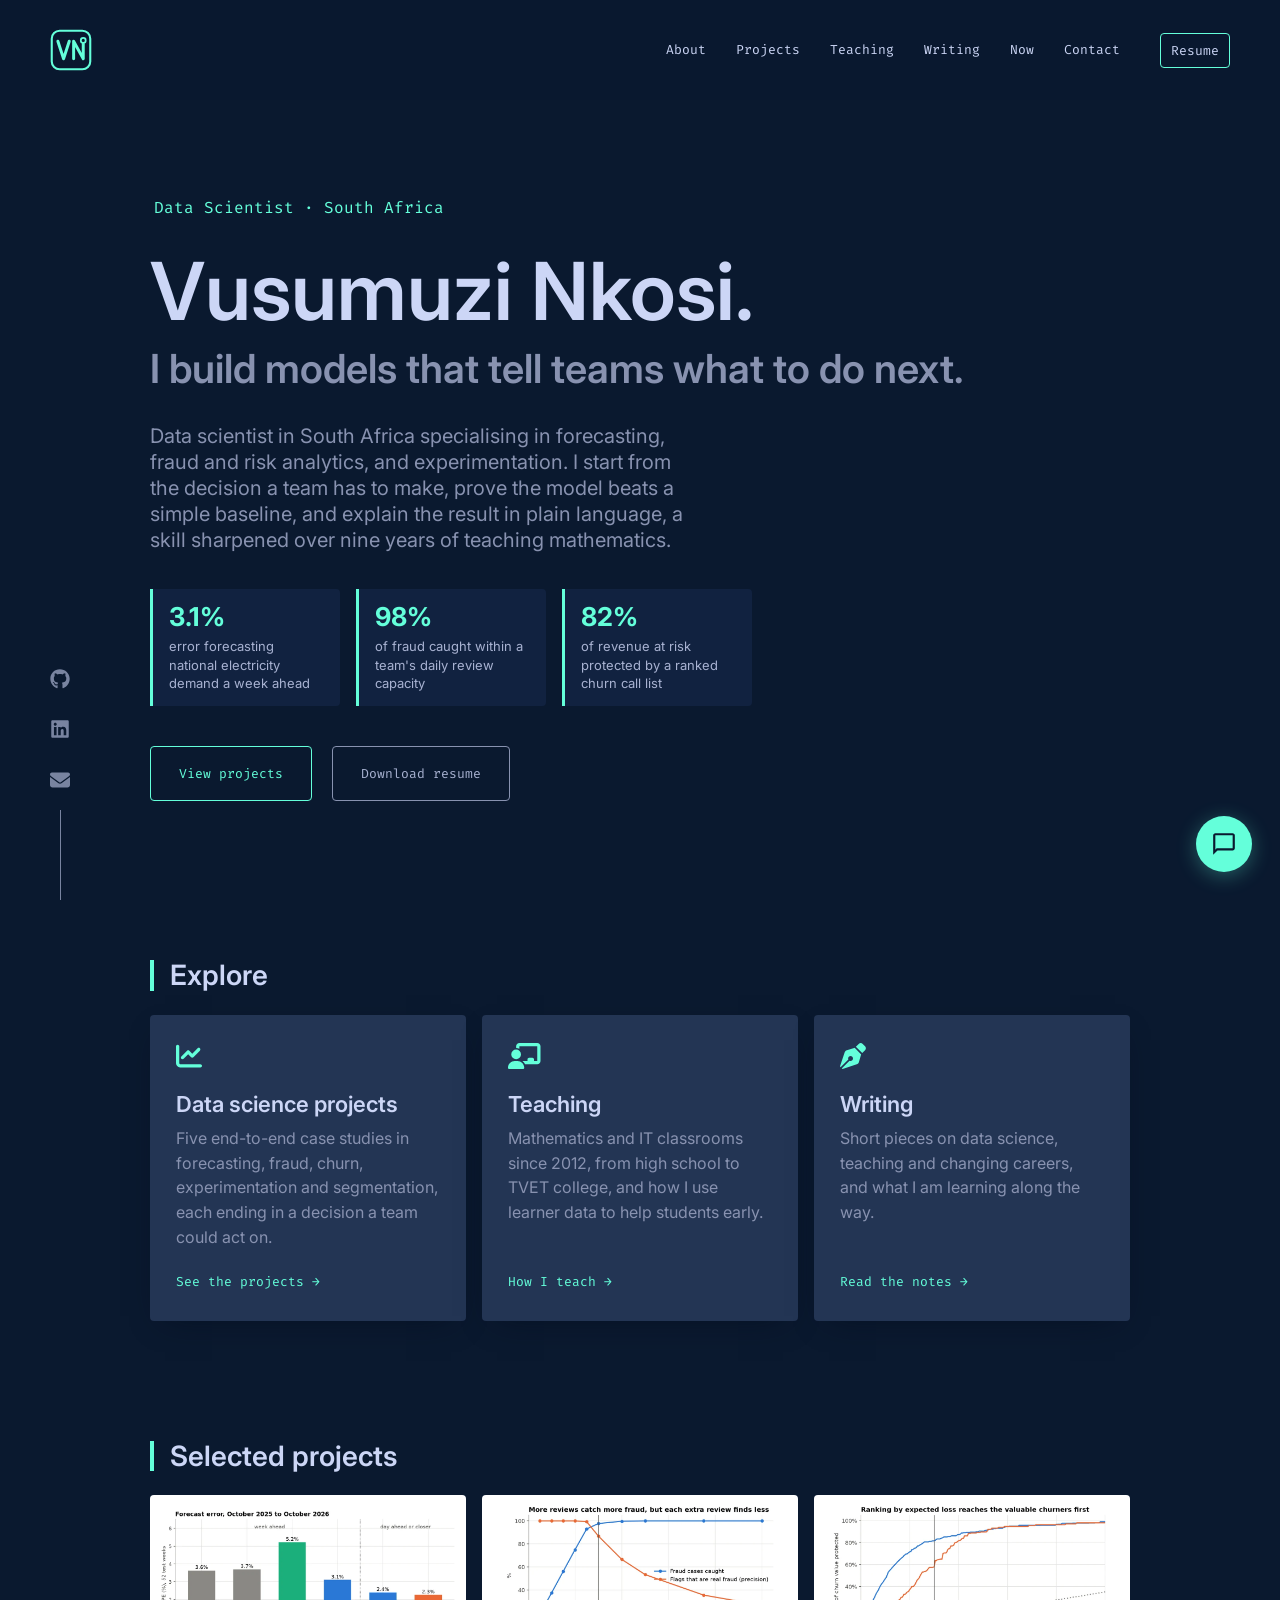
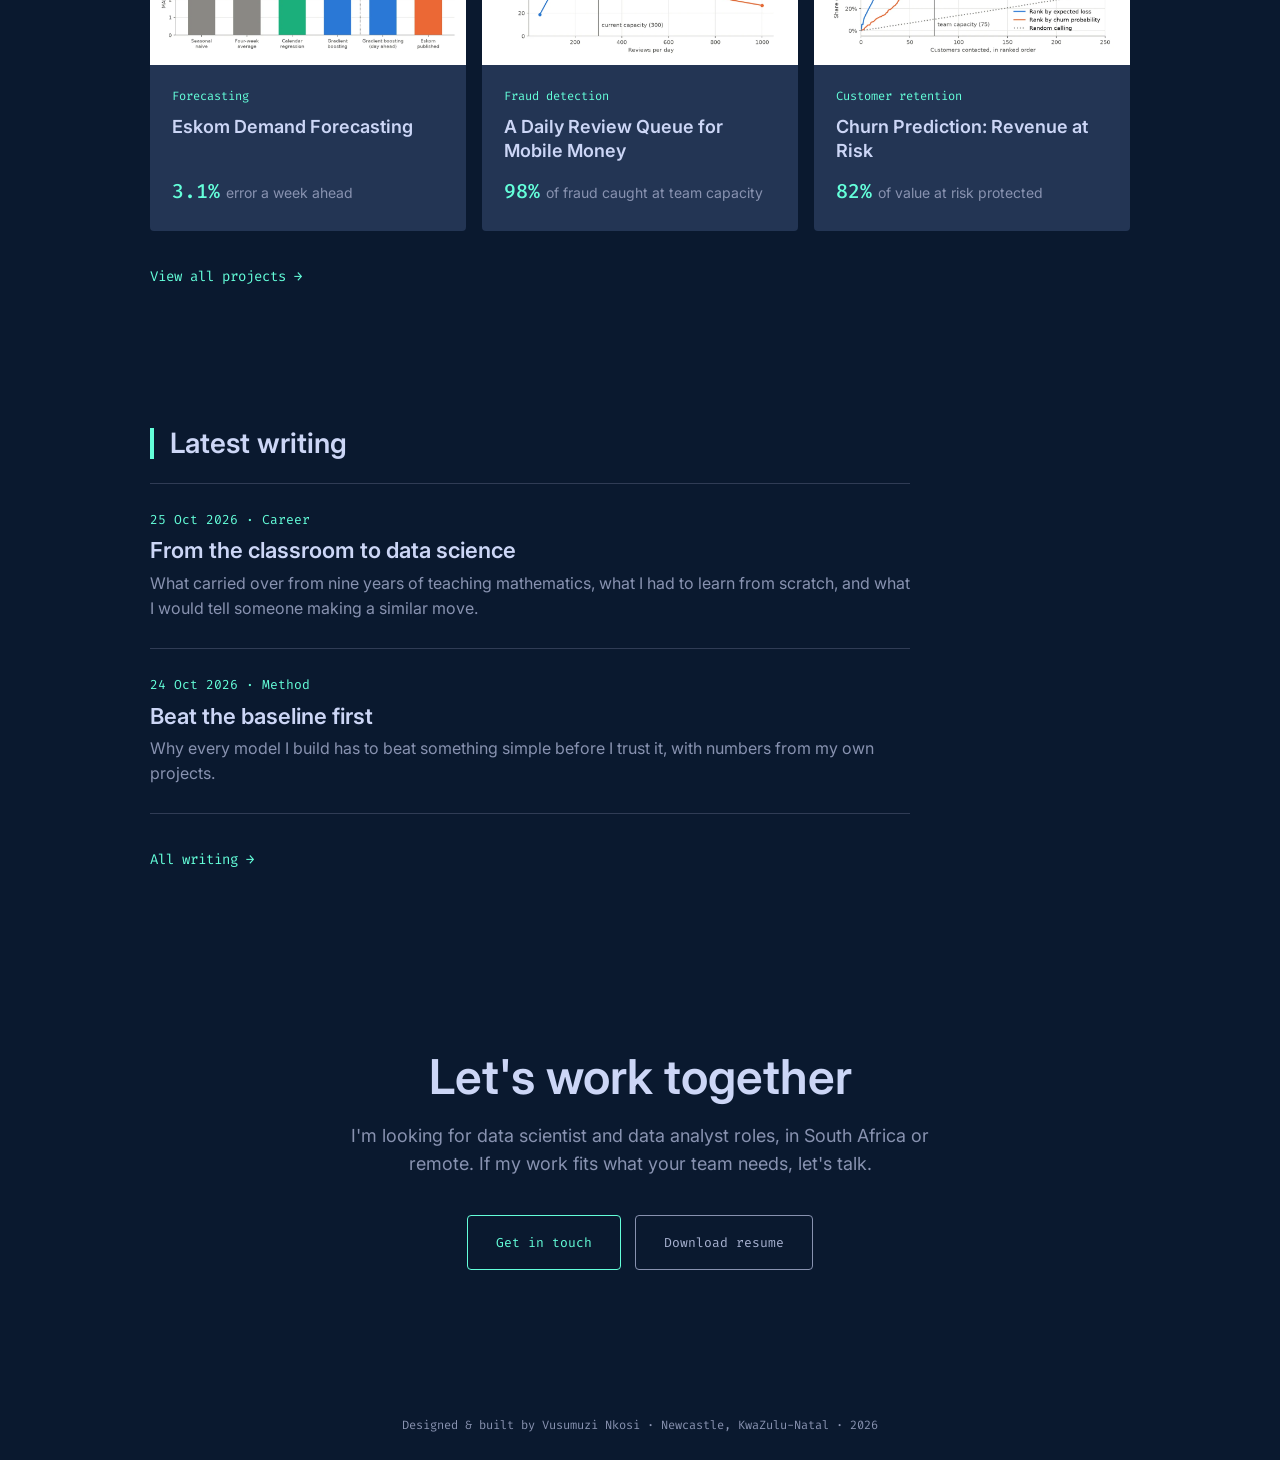
<file: index.html>
<!DOCTYPE html>
<html lang="en">
<head>
    <meta charset="UTF-8">
    <meta name="viewport" content="width=device-width, initial-scale=1.0">
    <title>Vusumuzi Nkosi | Data Scientist | Forecasting, Fraud &amp; Risk Analytics, Experimentation</title>
    <meta name="description" content="Data scientist in South Africa and mathematics lecturer at Majuba TVET College. Projects in forecasting, fraud detection, churn, A/B testing and segmentation, plus writing on data science, teaching and changing careers.">
    <meta property="og:type" content="website">
    <meta property="og:title" content="Vusumuzi Nkosi | Data Scientist | Forecasting, Fraud &amp; Risk Analytics, Experimentation">
    <meta property="og:description" content="Data scientist in South Africa and mathematics lecturer at Majuba TVET College. Projects in forecasting, fraud detection, churn, A/B testing and segmentation, plus writing on data science, teaching and changing careers.">
    <meta property="og:url" content="https://vusumuzinkosi.github.io/">
    <meta property="og:image" content="https://vusumuzinkosi.github.io/assets/images/social-preview.jpg?v=20261025b">
    <meta property="og:image:width" content="1200">
    <meta property="og:image:height" content="630">
    <meta property="og:site_name" content="Vusumuzi Nkosi">
    <meta name="twitter:card" content="summary_large_image">
    <meta name="twitter:image" content="https://vusumuzinkosi.github.io/assets/images/social-preview.jpg?v=20261025b">
    <link rel="canonical" href="https://vusumuzinkosi.github.io/">
    <meta name="theme-color" content="#0a192f">
    <script type="application/ld+json">
{
      "@context": "https://schema.org",
      "@type": "Person",
      "name": "Vusumuzi Nkosi",
      "jobTitle": "Data Scientist",
      "url": "https://vusumuzinkosi.github.io/",
      "image": "https://vusumuzinkosi.github.io/assets/images/profile-photo.jpg?v=20261025a",
      "email": "mailto:vusizwe@rocketmail.com",
      "address": {
        "@type": "PostalAddress",
        "addressLocality": "Newcastle",
        "addressRegion": "KwaZulu-Natal",
        "addressCountry": "ZA"
      },
      "sameAs": [
        "https://github.com/vusumuzinkosi",
        "https://www.linkedin.com/in/vusumuzinkosi/"
      ],
      "knowsAbout": [
        "Data science",
        "Machine learning",
        "Time-series forecasting",
        "Fraud detection",
        "Churn prediction",
        "A/B testing",
        "Customer segmentation",
        "Python",
        "SQL"
      ],
      "alumniOf": [
        {
          "@type": "CollegeOrUniversity",
          "name": "University of South Africa"
        },
        {
          "@type": "CollegeOrUniversity",
          "name": "University of the Western Cape"
        }
      ]
    }
    </script>
    <link rel="icon" type="image/svg+xml" href="favicon.svg">
    <link rel="icon" type="image/png" sizes="32x32" href="favicon-32x32.png">
    <link rel="apple-touch-icon" sizes="180x180" href="apple-touch-icon.png">
    <link rel="preconnect" href="https://fonts.googleapis.com">
    <link rel="preconnect" href="https://fonts.gstatic.com" crossorigin>
    <link href="https://fonts.googleapis.com/css2?family=Fira+Code:wght@300;400;500;600&family=Inter:wght@300;400;500;600;700&display=swap" rel="stylesheet">
    <link rel="stylesheet" href="assets/css/style.css?v=20261024f">
    <link rel="stylesheet" href="assets/css/site.css?v=20261025b">
    <link rel="stylesheet" href="chatbot/chatbot.css?v=20261025b">
</head>
<body>
    <a class="skip-link" href="#main">Skip to content</a>

    <div class="social-links-fixed">
        <ul>
            <li><a href="https://github.com/vusumuzinkosi" target="_blank" rel="noopener" aria-label="GitHub"><i class="icon icon-github" aria-hidden="true"><svg viewBox="0 0 496 512" width="0.9688em" height="1em" aria-hidden="true" focusable="false"><path d="M165.9 397.4c0 2-2.3 3.6-5.2 3.6-3.3.3-5.6-1.3-5.6-3.6 0-2 2.3-3.6 5.2-3.6 3-.3 5.6 1.3 5.6 3.6zm-31.1-4.5c-.7 2 1.3 4.3 4.3 4.9 2.6 1 5.6 0 6.2-2s-1.3-4.3-4.3-5.2c-2.6-.7-5.5.3-6.2 2.3zm44.2-1.7c-2.9.7-4.9 2.6-4.6 4.9.3 2 2.9 3.3 5.9 2.6 2.9-.7 4.9-2.6 4.6-4.6-.3-1.9-3-3.2-5.9-2.9zM244.8 8C106.1 8 0 113.3 0 252c0 110.9 69.8 205.8 169.5 239.2 12.8 2.3 17.3-5.6 17.3-12.1 0-6.2-.3-40.4-.3-61.4 0 0-70 15-84.7-29.8 0 0-11.4-29.1-27.8-36.6 0 0-22.9-15.7 1.6-15.4 0 0 24.9 2 38.6 25.8 21.9 38.6 58.6 27.5 72.9 20.9 2.3-16 8.8-27.1 16-33.7-55.9-6.2-112.3-14.3-112.3-110.5 0-27.5 7.6-41.3 23.6-58.9-2.6-6.5-11.1-33.3 2.6-67.9 20.9-6.5 69 27 69 27 20-5.6 41.5-8.5 62.8-8.5s42.8 2.9 62.8 8.5c0 0 48.1-33.6 69-27 13.7 34.7 5.2 61.4 2.6 67.9 16 17.7 25.8 31.5 25.8 58.9 0 96.5-58.9 104.2-114.8 110.5 9.2 7.9 17 22.9 17 46.4 0 33.7-.3 75.4-.3 83.6 0 6.5 4.6 14.4 17.3 12.1C428.2 457.8 496 362.9 496 252 496 113.3 383.5 8 244.8 8zM97.2 352.9c-1.3 1-1 3.3.7 5.2 1.6 1.6 3.9 2.3 5.2 1 1.3-1 1-3.3-.7-5.2-1.6-1.6-3.9-2.3-5.2-1zm-10.8-8.1c-.7 1.3.3 2.9 2.3 3.9 1.6 1 3.6.7 4.3-.7.7-1.3-.3-2.9-2.3-3.9-2-.6-3.6-.3-4.3.7zm32.4 35.6c-1.6 1.3-1 4.3 1.3 6.2 2.3 2.3 5.2 2.6 6.5 1 1.3-1.3.7-4.3-1.3-6.2-2.2-2.3-5.2-2.6-6.5-1zm-11.4-14.7c-1.6 1-1.6 3.6 0 5.9 1.6 2.3 4.3 3.3 5.6 2.3 1.6-1.3 1.6-3.9 0-6.2-1.4-2.3-4-3.3-5.6-2z"/></svg></i></a></li>
            <li><a href="https://www.linkedin.com/in/vusumuzinkosi/" target="_blank" rel="noopener" aria-label="LinkedIn"><i class="icon icon-linkedin" aria-hidden="true"><svg viewBox="0 0 448 512" width="0.875em" height="1em" aria-hidden="true" focusable="false"><path d="M416 32H31.9C14.3 32 0 46.5 0 64.3v383.4C0 465.5 14.3 480 31.9 480H416c17.6 0 32-14.5 32-32.3V64.3c0-17.8-14.4-32.3-32-32.3zM135.4 416H69V202.2h66.5V416zm-33.2-243c-21.3 0-38.5-17.3-38.5-38.5S80.9 96 102.2 96c21.2 0 38.5 17.3 38.5 38.5 0 21.3-17.2 38.5-38.5 38.5zm282.1 243h-66.4V312c0-24.8-.5-56.7-34.5-56.7-34.6 0-39.9 27-39.9 54.9V416h-66.4V202.2h63.7v29.2h.9c8.9-16.8 30.6-34.5 62.9-34.5 67.2 0 79.7 44.3 79.7 101.9V416z"/></svg></i></a></li>
            <li><a href="mailto:vusizwe@rocketmail.com" aria-label="Email"><i class="icon icon-envelope" aria-hidden="true"><svg viewBox="0 0 512 512" width="1em" height="1em" aria-hidden="true" focusable="false"><path d="M48 64C21.5 64 0 85.5 0 112c0 15.1 7.1 29.3 19.2 38.4L236.8 313.6c11.4 8.5 27 8.5 38.4 0L492.8 150.4c12.1-9.1 19.2-23.3 19.2-38.4c0-26.5-21.5-48-48-48H48zM0 176V384c0 35.3 28.7 64 64 64H448c35.3 0 64-28.7 64-64V176L294.4 339.2c-22.8 17.1-54 17.1-76.8 0L0 176z"/></svg></i></a></li>
        </ul>
    </div>

    <header class="header">
        <nav class="nav" aria-label="Main">
            <div class="nav-logo">
                <a href="./" aria-label="Vusumuzi Nkosi, home"><svg class="logo-mark" viewBox="0 0 48 48" width="42" height="42" aria-hidden="true" focusable="false"><rect x="2" y="2" width="44" height="44" rx="9" fill="none" stroke="#64ffda" stroke-width="2.4"/><polyline points="9,14 15.5,34 22,14" fill="none" stroke="#64ffda" stroke-width="3.4" stroke-linecap="round" stroke-linejoin="round"/><polyline points="27,34 27,14 38,34 38,17" fill="none" stroke="#64ffda" stroke-width="3.4" stroke-linecap="round" stroke-linejoin="round"/><circle cx="38" cy="13" r="2.8" fill="#0a192f" stroke="#64ffda" stroke-width="2"/></svg></a>
            </div>
            <button class="nav-toggle" type="button" aria-controls="nav-menu" aria-expanded="false" aria-label="Open menu"><span></span></button>
            <div class="nav-menu" id="nav-menu">
                <ol>
                    <li><a href="about.html">About</a></li>
                    <li><a href="projects/">Projects</a></li>
                    <li><a href="teaching.html">Teaching</a></li>
                    <li><a href="writing/">Writing</a></li>
                    <li><a href="now.html">Now</a></li>
                    <li><a href="contact.html">Contact</a></li>
                </ol>
                <a href="assets/Curriculum_Vitae_Vusumuzi.pdf?v=20261106a" target="_blank" rel="noopener" class="nav-cv-button" data-goatcounter-click="resume-download">Resume</a>
            </div>
        </nav>
    </header>
    <div class="nav-scrim"></div>

    <main id="main">
        <section class="hero">
            <div class="container">
                <p class="hero-intro">Data Scientist &middot; South Africa</p>
                <h1 class="hero-title">Vusumuzi Nkosi.</h1>
                <p class="hero-subtitle">I build models that tell teams what to do next.</p>
                <p class="hero-description">
                    Data scientist in South Africa specialising in forecasting, fraud and risk analytics,
                    and experimentation. I start from the decision a team has to make, prove the model
                    beats a simple baseline, and explain the result in plain language, a skill sharpened
                    over nine years of teaching mathematics.
                </p>
                <ul class="hero-highlights">
                    <li><strong>3.1%</strong><span>error forecasting national electricity demand a week ahead</span></li>
                    <li><strong>98%</strong><span>of fraud caught within a team's daily review capacity</span></li>
                    <li><strong>82%</strong><span>of revenue at risk protected by a ranked churn call list</span></li>
                </ul>
                <a href="projects/" class="cta-button">View projects</a>
                <a href="assets/Curriculum_Vitae_Vusumuzi.pdf?v=20261106a" class="cta-button cta-secondary" target="_blank" rel="noopener" data-goatcounter-click="resume-download">Download resume</a>
            </div>
        </section>

        <section class="page-section" aria-labelledby="explore-h">
            <h2 class="section-heading" id="explore-h">Explore</h2>
            <ul class="explore-grid">
                <li><a class="explore-card" href="projects/">
                    <i class="icon icon-chart-line" aria-hidden="true"><svg viewBox="0 0 512 512" width="1em" height="1em" aria-hidden="true" focusable="false"><path d="M64 64c0-17.7-14.3-32-32-32S0 46.3 0 64V400c0 44.2 35.8 80 80 80H480c17.7 0 32-14.3 32-32s-14.3-32-32-32H80c-8.8 0-16-7.2-16-16V64zm406.6 86.6c12.5-12.5 12.5-32.8 0-45.3s-32.8-12.5-45.3 0L320 210.7l-57.4-57.4c-12.5-12.5-32.8-12.5-45.3 0l-112 112c-12.5 12.5-12.5 32.8 0 45.3s32.8 12.5 45.3 0L240 221.3l57.4 57.4c12.5 12.5 32.8 12.5 45.3 0l128-128z"/></svg></i>
                    <h3>Data science projects</h3>
                    <p>Five end-to-end case studies in forecasting, fraud, churn, experimentation and segmentation, each ending in a decision a team could act on.</p>
                    <span class="card-link">See the projects &rarr;</span>
                </a></li>
                <li><a class="explore-card" href="teaching.html">
                    <i class="icon icon-chalkboard-teacher" aria-hidden="true"><svg viewBox="0 0 640 512" width="1.25em" height="1em" aria-hidden="true" focusable="false"><path d="M160 64c0-35.3 28.7-64 64-64H576c35.3 0 64 28.7 64 64V352c0 35.3-28.7 64-64 64H336.8c-11.8-25.5-29.9-47.5-52.4-64H384V320c0-17.7 14.3-32 32-32h64c17.7 0 32 14.3 32 32v32h64V64L224 64v49.1C205.2 102.2 183.3 96 160 96V64zm0 64a96 96 0 1 1 0 192 96 96 0 1 1 0-192zM133.3 352h53.3C260.3 352 320 411.7 320 485.3c0 14.7-11.9 26.7-26.7 26.7H26.7C11.9 512 0 500.1 0 485.3C0 411.7 59.7 352 133.3 352z"/></svg></i>
                    <h3>Teaching</h3>
                    <p>Mathematics and IT classrooms since 2012, from high school to TVET college, and how I use learner data to help students early.</p>
                    <span class="card-link">How I teach &rarr;</span>
                </a></li>
                <li><a class="explore-card" href="writing/">
                    <i class="icon icon-pen-nib" aria-hidden="true"><svg viewBox="0 0 512 512" width="1em" height="1em" aria-hidden="true" focusable="false"><path d="M368.4 18.3L312.7 74.1 437.9 199.3l55.7-55.7c21.9-21.9 21.9-57.3 0-79.2L447.6 18.3c-21.9-21.9-57.3-21.9-79.2 0zM288 94.6l-9.2 2.8L134.7 140.6c-19.9 6-35.7 21.2-42.3 41L3.8 445.8c-3.8 11.3-1 23.9 7.3 32.4L164.7 324.7c-3-6.3-4.7-13.3-4.7-20.7c0-26.5 21.5-48 48-48s48 21.5 48 48s-21.5 48-48 48c-7.4 0-14.4-1.7-20.7-4.7L33.7 500.9c8.6 8.3 21.1 11.2 32.4 7.3l264.3-88.6c19.7-6.6 35-22.4 41-42.3l43.2-144.1 2.8-9.2L288 94.6z"/></svg></i>
                    <h3>Writing</h3>
                    <p>Short pieces on data science, teaching and changing careers, and what I am learning along the way.</p>
                    <span class="card-link">Read the notes &rarr;</span>
                </a></li>
            </ul>
        </section>

        <section class="page-section" aria-labelledby="sel-h">
            <h2 class="section-heading" id="sel-h">Selected projects</h2>
            <ul class="mini-projects">
                    <li><a class="mini-project" href="projects/eskom-demand-forecasting.html">
                        <img src="assets/images/projects/eskom-model-comparison.webp" alt="" loading="lazy" width="1000" height="485">
                        <div class="mini-body">
                            <p class="mini-overline">Forecasting</p>
                            <h3>Eskom Demand Forecasting</h3>
                            <p class="mini-stat"><strong>3.1%</strong>error a week ahead</p>
                        </div>
                    </a></li>
                    <li><a class="mini-project" href="projects/fraud-detection-mobile-money.html">
                        <img src="assets/images/projects/fraud-capacity-tradeoff.webp" alt="" loading="lazy" width="1000" height="564">
                        <div class="mini-body">
                            <p class="mini-overline">Fraud detection</p>
                            <h3>A Daily Review Queue for Mobile Money</h3>
                            <p class="mini-stat"><strong>98%</strong>of fraud caught at team capacity</p>
                        </div>
                    </a></li>
                    <li><a class="mini-project" href="projects/churn-prediction-revenue-at-risk.html">
                        <img src="assets/images/projects/churn-value-captured.webp" alt="" loading="lazy" width="1000" height="543">
                        <div class="mini-body">
                            <p class="mini-overline">Customer retention</p>
                            <h3>Churn Prediction: Revenue at Risk</h3>
                            <p class="mini-stat"><strong>82%</strong>of value at risk protected</p>
                        </div>
                    </a></li>
            </ul>
            <p class="section-more"><a href="projects/">View all projects &rarr;</a></p>
        </section>

        <section class="page-section" aria-labelledby="writing-h">
            <h2 class="section-heading" id="writing-h">Latest writing</h2>
            <ul class="post-list">
                    <li><a href="writing/from-the-classroom-to-data-science.html">
                        <span class="post-meta">25 Oct 2026 &middot; Career</span>
                        <h3>From the classroom to data science</h3>
                        <p>What carried over from nine years of teaching mathematics, what I had to learn from scratch, and what I would tell someone making a similar move.</p>
                    </a></li>
                    <li><a href="writing/beat-the-baseline-first.html">
                        <span class="post-meta">24 Oct 2026 &middot; Method</span>
                        <h3>Beat the baseline first</h3>
                        <p>Why every model I build has to beat something simple before I trust it, with numbers from my own projects.</p>
                    </a></li>
            </ul>
            <p class="section-more"><a href="writing/">All writing &rarr;</a></p>
        </section>

        <section class="closing-cta">
            <h2>Let's work together</h2>
            <p>I'm looking for data scientist and data analyst roles, in South Africa or remote. If my work fits what your team needs, let's talk.</p>
            <div class="button-row">
                <a class="cta-button" href="contact.html">Get in touch</a>
                <a class="cta-button cta-secondary" href="assets/Curriculum_Vitae_Vusumuzi.pdf?v=20261106a" target="_blank" rel="noopener" data-goatcounter-click="resume-download">Download resume</a>
            </div>
        </section>
    </main>

    <footer class="footer">
        <div class="footer-social">
            <ul>
                <li><a href="https://github.com/vusumuzinkosi" target="_blank" rel="noopener" aria-label="GitHub"><i class="icon icon-github" aria-hidden="true"><svg viewBox="0 0 496 512" width="0.9688em" height="1em" aria-hidden="true" focusable="false"><path d="M165.9 397.4c0 2-2.3 3.6-5.2 3.6-3.3.3-5.6-1.3-5.6-3.6 0-2 2.3-3.6 5.2-3.6 3-.3 5.6 1.3 5.6 3.6zm-31.1-4.5c-.7 2 1.3 4.3 4.3 4.9 2.6 1 5.6 0 6.2-2s-1.3-4.3-4.3-5.2c-2.6-.7-5.5.3-6.2 2.3zm44.2-1.7c-2.9.7-4.9 2.6-4.6 4.9.3 2 2.9 3.3 5.9 2.6 2.9-.7 4.9-2.6 4.6-4.6-.3-1.9-3-3.2-5.9-2.9zM244.8 8C106.1 8 0 113.3 0 252c0 110.9 69.8 205.8 169.5 239.2 12.8 2.3 17.3-5.6 17.3-12.1 0-6.2-.3-40.4-.3-61.4 0 0-70 15-84.7-29.8 0 0-11.4-29.1-27.8-36.6 0 0-22.9-15.7 1.6-15.4 0 0 24.9 2 38.6 25.8 21.9 38.6 58.6 27.5 72.9 20.9 2.3-16 8.8-27.1 16-33.7-55.9-6.2-112.3-14.3-112.3-110.5 0-27.5 7.6-41.3 23.6-58.9-2.6-6.5-11.1-33.3 2.6-67.9 20.9-6.5 69 27 69 27 20-5.6 41.5-8.5 62.8-8.5s42.8 2.9 62.8 8.5c0 0 48.1-33.6 69-27 13.7 34.7 5.2 61.4 2.6 67.9 16 17.7 25.8 31.5 25.8 58.9 0 96.5-58.9 104.2-114.8 110.5 9.2 7.9 17 22.9 17 46.4 0 33.7-.3 75.4-.3 83.6 0 6.5 4.6 14.4 17.3 12.1C428.2 457.8 496 362.9 496 252 496 113.3 383.5 8 244.8 8zM97.2 352.9c-1.3 1-1 3.3.7 5.2 1.6 1.6 3.9 2.3 5.2 1 1.3-1 1-3.3-.7-5.2-1.6-1.6-3.9-2.3-5.2-1zm-10.8-8.1c-.7 1.3.3 2.9 2.3 3.9 1.6 1 3.6.7 4.3-.7.7-1.3-.3-2.9-2.3-3.9-2-.6-3.6-.3-4.3.7zm32.4 35.6c-1.6 1.3-1 4.3 1.3 6.2 2.3 2.3 5.2 2.6 6.5 1 1.3-1.3.7-4.3-1.3-6.2-2.2-2.3-5.2-2.6-6.5-1zm-11.4-14.7c-1.6 1-1.6 3.6 0 5.9 1.6 2.3 4.3 3.3 5.6 2.3 1.6-1.3 1.6-3.9 0-6.2-1.4-2.3-4-3.3-5.6-2z"/></svg></i></a></li>
                <li><a href="https://www.linkedin.com/in/vusumuzinkosi/" target="_blank" rel="noopener" aria-label="LinkedIn"><i class="icon icon-linkedin" aria-hidden="true"><svg viewBox="0 0 448 512" width="0.875em" height="1em" aria-hidden="true" focusable="false"><path d="M416 32H31.9C14.3 32 0 46.5 0 64.3v383.4C0 465.5 14.3 480 31.9 480H416c17.6 0 32-14.5 32-32.3V64.3c0-17.8-14.4-32.3-32-32.3zM135.4 416H69V202.2h66.5V416zm-33.2-243c-21.3 0-38.5-17.3-38.5-38.5S80.9 96 102.2 96c21.2 0 38.5 17.3 38.5 38.5 0 21.3-17.2 38.5-38.5 38.5zm282.1 243h-66.4V312c0-24.8-.5-56.7-34.5-56.7-34.6 0-39.9 27-39.9 54.9V416h-66.4V202.2h63.7v29.2h.9c8.9-16.8 30.6-34.5 62.9-34.5 67.2 0 79.7 44.3 79.7 101.9V416z"/></svg></i></a></li>
                <li><a href="mailto:vusizwe@rocketmail.com" aria-label="Email"><i class="icon icon-envelope" aria-hidden="true"><svg viewBox="0 0 512 512" width="1em" height="1em" aria-hidden="true" focusable="false"><path d="M48 64C21.5 64 0 85.5 0 112c0 15.1 7.1 29.3 19.2 38.4L236.8 313.6c11.4 8.5 27 8.5 38.4 0L492.8 150.4c12.1-9.1 19.2-23.3 19.2-38.4c0-26.5-21.5-48-48-48H48zM0 176V384c0 35.3 28.7 64 64 64H448c35.3 0 64-28.7 64-64V176L294.4 339.2c-22.8 17.1-54 17.1-76.8 0L0 176z"/></svg></i></a></li>
            </ul>
        </div>
        <div class="footer-content">
            <p>Designed &amp; built by <a href="https://github.com/vusumuzinkosi" target="_blank" rel="noopener">Vusumuzi Nkosi</a> &middot; Newcastle, KwaZulu-Natal &middot; <span data-year>2026</span></p>
        </div>
    </footer>

    <script src="assets/js/main.js?v=20261024f"></script>
    <script src="assets/js/site.js?v=20261025b"></script>
    <script src="chatbot/chatbot.js?v=20261025b" defer></script>
    <!-- Visitor statistics: GoatCounter (no cookies) -->
    <script data-goatcounter="https://vusumuzinkosi.goatcounter.com/count" async src="https://gc.zgo.at/count.js"></script>
</body>
</html>
</file>
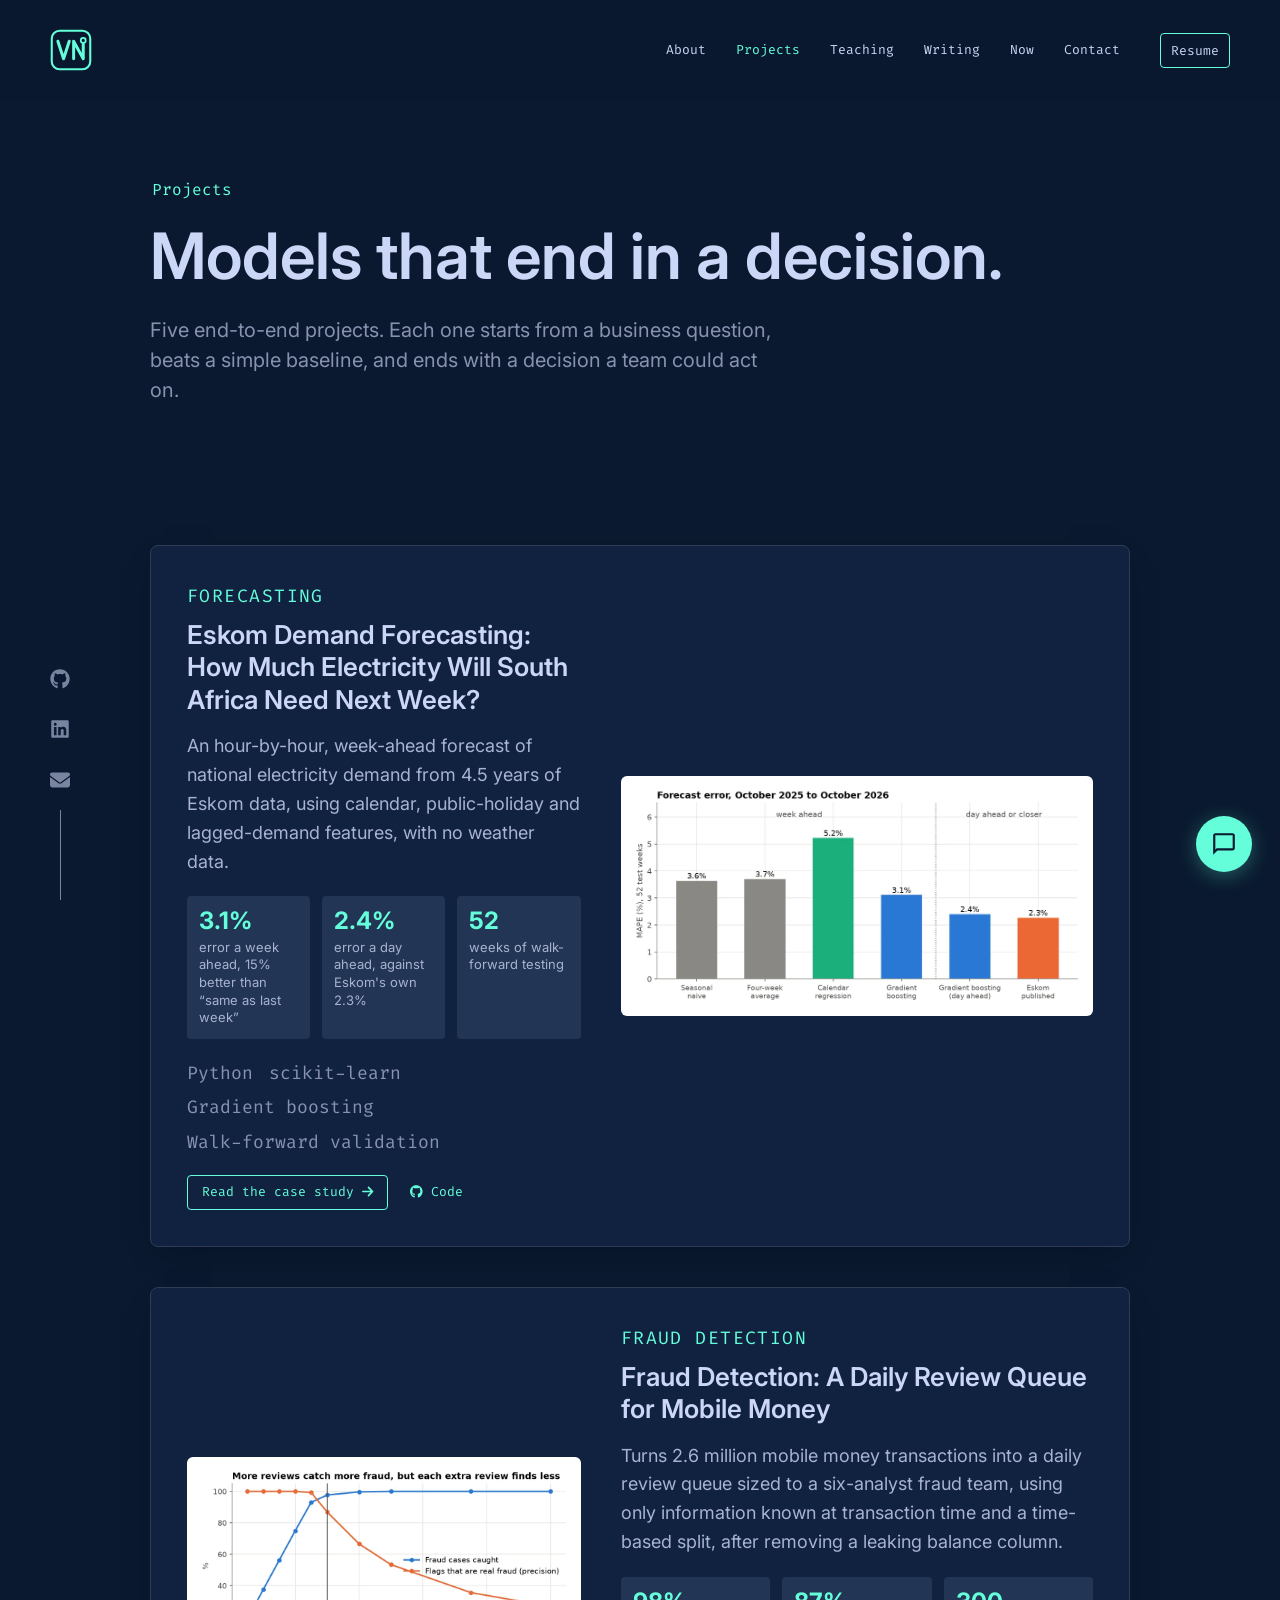
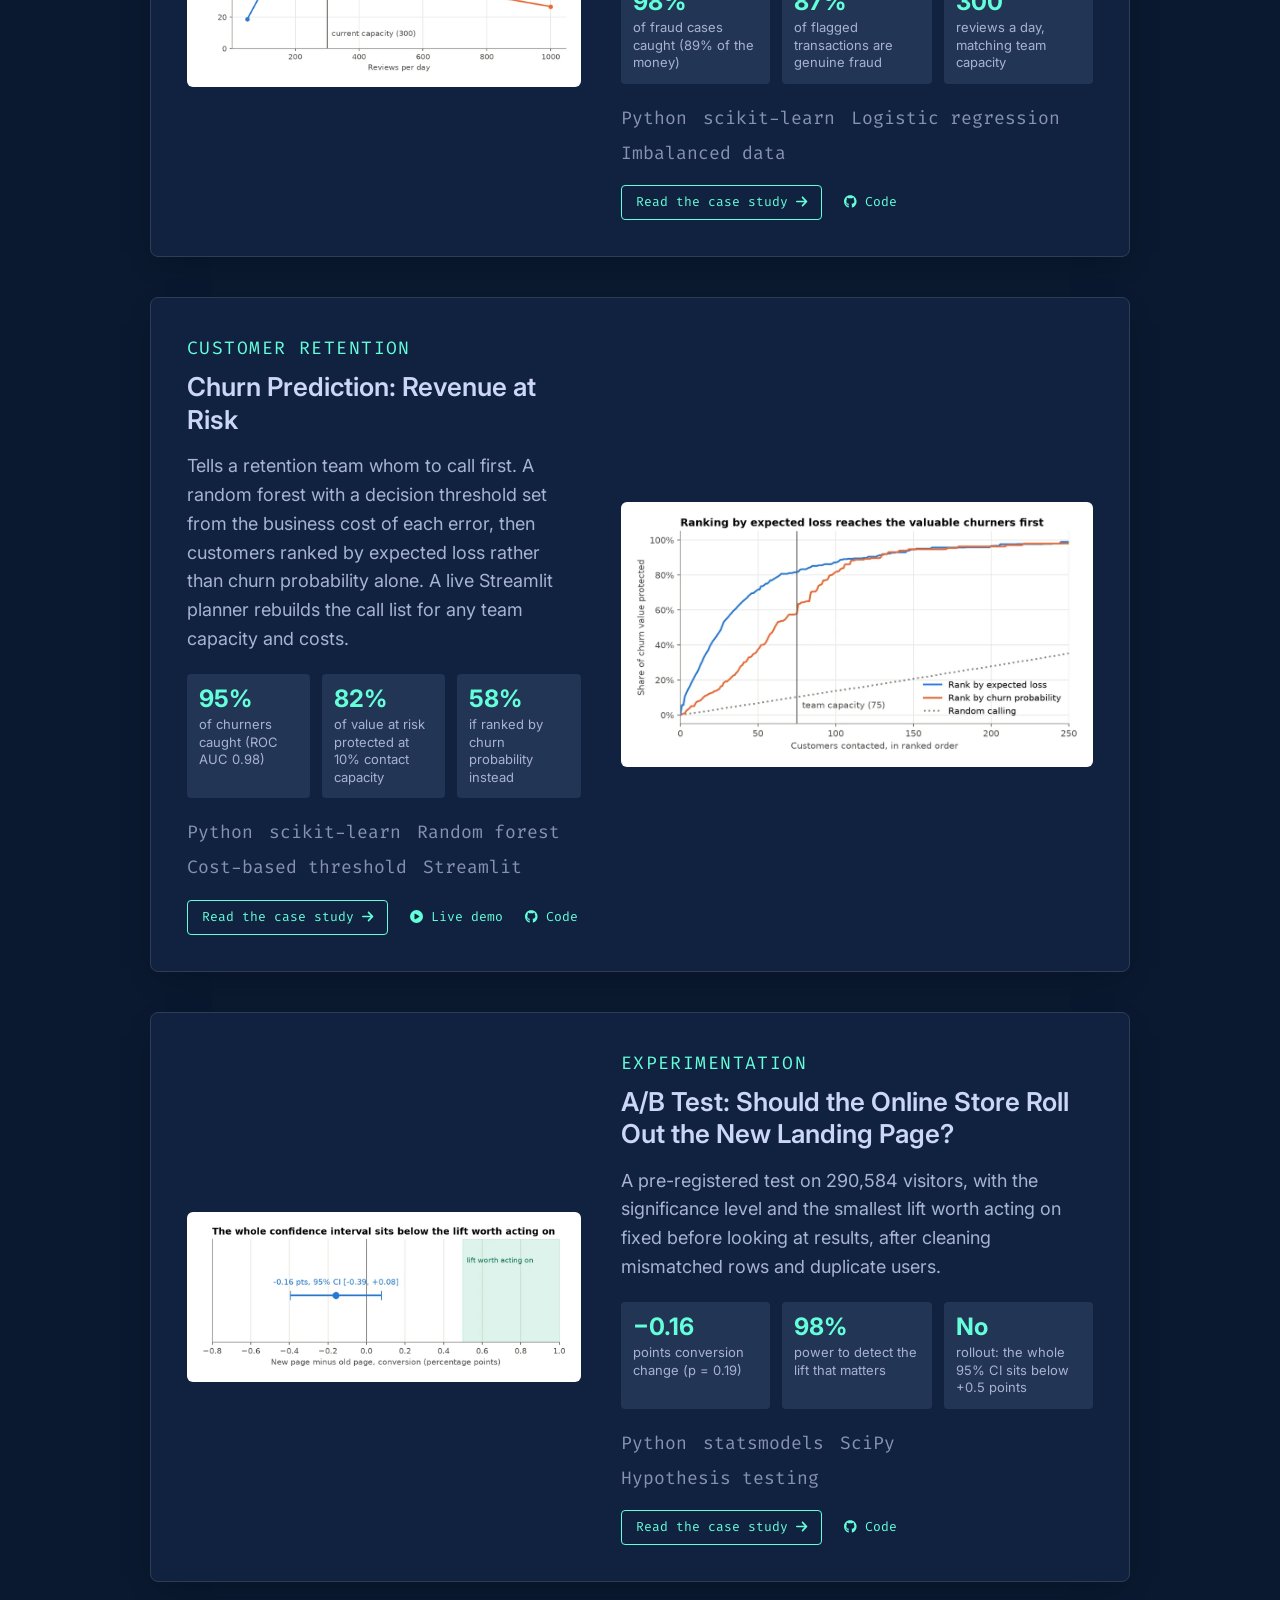
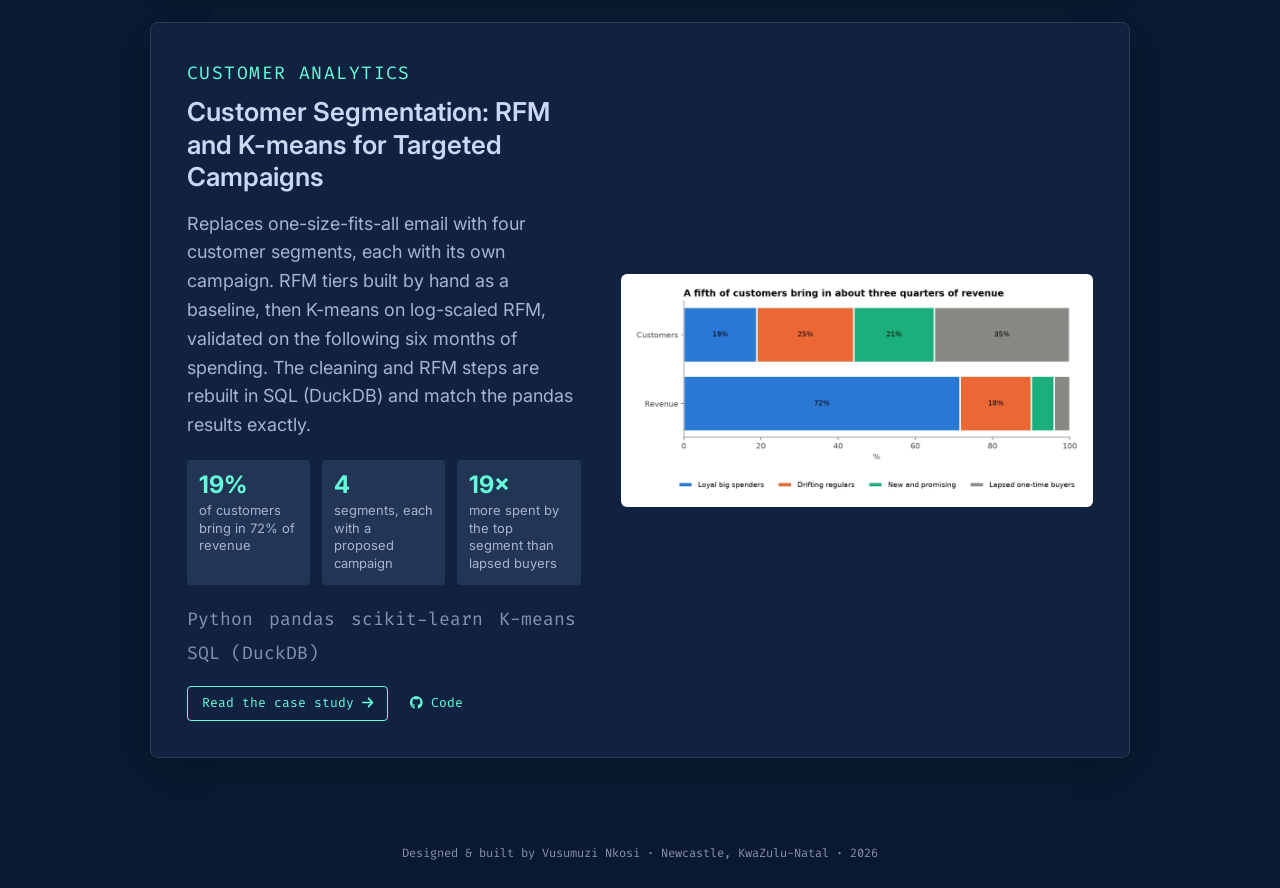
<file: projects/index.html>
<!DOCTYPE html>
<html lang="en">
<head>
    <meta charset="UTF-8">
    <meta name="viewport" content="width=device-width, initial-scale=1.0">
    <title>Projects | Vusumuzi Nkosi</title>
    <meta name="description" content="Five end-to-end data science case studies: Eskom demand forecasting, mobile money fraud detection, churn prediction, an A/B test and customer segmentation.">
    <meta property="og:type" content="website">
    <meta property="og:title" content="Projects | Vusumuzi Nkosi">
    <meta property="og:description" content="Five end-to-end data science case studies: Eskom demand forecasting, mobile money fraud detection, churn prediction, an A/B test and customer segmentation.">
    <meta property="og:url" content="https://vusumuzinkosi.github.io/projects/">
    <meta property="og:image" content="https://vusumuzinkosi.github.io/assets/images/social-preview.jpg?v=20261025b">
    <meta property="og:image:width" content="1200">
    <meta property="og:image:height" content="630">
    <meta property="og:site_name" content="Vusumuzi Nkosi">
    <meta name="twitter:card" content="summary_large_image">
    <meta name="twitter:image" content="https://vusumuzinkosi.github.io/assets/images/social-preview.jpg?v=20261025b">
    <link rel="canonical" href="https://vusumuzinkosi.github.io/projects/">
    <meta name="theme-color" content="#0a192f">
    <link rel="icon" type="image/svg+xml" href="../favicon.svg">
    <link rel="icon" type="image/png" sizes="32x32" href="../favicon-32x32.png">
    <link rel="apple-touch-icon" sizes="180x180" href="../apple-touch-icon.png">
    <link rel="preconnect" href="https://fonts.googleapis.com">
    <link rel="preconnect" href="https://fonts.gstatic.com" crossorigin>
    <link href="https://fonts.googleapis.com/css2?family=Fira+Code:wght@300;400;500;600&family=Inter:wght@300;400;500;600;700&display=swap" rel="stylesheet">
    <link rel="stylesheet" href="../assets/css/style.css?v=20261024f">
    <link rel="stylesheet" href="../assets/css/site.css?v=20261025b">
    <link rel="stylesheet" href="../chatbot/chatbot.css?v=20261025b">
</head>
<body>
    <a class="skip-link" href="#main">Skip to content</a>

    <div class="social-links-fixed">
        <ul>
            <li><a href="https://github.com/vusumuzinkosi" target="_blank" rel="noopener" aria-label="GitHub"><i class="icon icon-github" aria-hidden="true"><svg viewBox="0 0 496 512" width="0.9688em" height="1em" aria-hidden="true" focusable="false"><path d="M165.9 397.4c0 2-2.3 3.6-5.2 3.6-3.3.3-5.6-1.3-5.6-3.6 0-2 2.3-3.6 5.2-3.6 3-.3 5.6 1.3 5.6 3.6zm-31.1-4.5c-.7 2 1.3 4.3 4.3 4.9 2.6 1 5.6 0 6.2-2s-1.3-4.3-4.3-5.2c-2.6-.7-5.5.3-6.2 2.3zm44.2-1.7c-2.9.7-4.9 2.6-4.6 4.9.3 2 2.9 3.3 5.9 2.6 2.9-.7 4.9-2.6 4.6-4.6-.3-1.9-3-3.2-5.9-2.9zM244.8 8C106.1 8 0 113.3 0 252c0 110.9 69.8 205.8 169.5 239.2 12.8 2.3 17.3-5.6 17.3-12.1 0-6.2-.3-40.4-.3-61.4 0 0-70 15-84.7-29.8 0 0-11.4-29.1-27.8-36.6 0 0-22.9-15.7 1.6-15.4 0 0 24.9 2 38.6 25.8 21.9 38.6 58.6 27.5 72.9 20.9 2.3-16 8.8-27.1 16-33.7-55.9-6.2-112.3-14.3-112.3-110.5 0-27.5 7.6-41.3 23.6-58.9-2.6-6.5-11.1-33.3 2.6-67.9 20.9-6.5 69 27 69 27 20-5.6 41.5-8.5 62.8-8.5s42.8 2.9 62.8 8.5c0 0 48.1-33.6 69-27 13.7 34.7 5.2 61.4 2.6 67.9 16 17.7 25.8 31.5 25.8 58.9 0 96.5-58.9 104.2-114.8 110.5 9.2 7.9 17 22.9 17 46.4 0 33.7-.3 75.4-.3 83.6 0 6.5 4.6 14.4 17.3 12.1C428.2 457.8 496 362.9 496 252 496 113.3 383.5 8 244.8 8zM97.2 352.9c-1.3 1-1 3.3.7 5.2 1.6 1.6 3.9 2.3 5.2 1 1.3-1 1-3.3-.7-5.2-1.6-1.6-3.9-2.3-5.2-1zm-10.8-8.1c-.7 1.3.3 2.9 2.3 3.9 1.6 1 3.6.7 4.3-.7.7-1.3-.3-2.9-2.3-3.9-2-.6-3.6-.3-4.3.7zm32.4 35.6c-1.6 1.3-1 4.3 1.3 6.2 2.3 2.3 5.2 2.6 6.5 1 1.3-1.3.7-4.3-1.3-6.2-2.2-2.3-5.2-2.6-6.5-1zm-11.4-14.7c-1.6 1-1.6 3.6 0 5.9 1.6 2.3 4.3 3.3 5.6 2.3 1.6-1.3 1.6-3.9 0-6.2-1.4-2.3-4-3.3-5.6-2z"/></svg></i></a></li>
            <li><a href="https://www.linkedin.com/in/vusumuzinkosi/" target="_blank" rel="noopener" aria-label="LinkedIn"><i class="icon icon-linkedin" aria-hidden="true"><svg viewBox="0 0 448 512" width="0.875em" height="1em" aria-hidden="true" focusable="false"><path d="M416 32H31.9C14.3 32 0 46.5 0 64.3v383.4C0 465.5 14.3 480 31.9 480H416c17.6 0 32-14.5 32-32.3V64.3c0-17.8-14.4-32.3-32-32.3zM135.4 416H69V202.2h66.5V416zm-33.2-243c-21.3 0-38.5-17.3-38.5-38.5S80.9 96 102.2 96c21.2 0 38.5 17.3 38.5 38.5 0 21.3-17.2 38.5-38.5 38.5zm282.1 243h-66.4V312c0-24.8-.5-56.7-34.5-56.7-34.6 0-39.9 27-39.9 54.9V416h-66.4V202.2h63.7v29.2h.9c8.9-16.8 30.6-34.5 62.9-34.5 67.2 0 79.7 44.3 79.7 101.9V416z"/></svg></i></a></li>
            <li><a href="mailto:vusizwe@rocketmail.com" aria-label="Email"><i class="icon icon-envelope" aria-hidden="true"><svg viewBox="0 0 512 512" width="1em" height="1em" aria-hidden="true" focusable="false"><path d="M48 64C21.5 64 0 85.5 0 112c0 15.1 7.1 29.3 19.2 38.4L236.8 313.6c11.4 8.5 27 8.5 38.4 0L492.8 150.4c12.1-9.1 19.2-23.3 19.2-38.4c0-26.5-21.5-48-48-48H48zM0 176V384c0 35.3 28.7 64 64 64H448c35.3 0 64-28.7 64-64V176L294.4 339.2c-22.8 17.1-54 17.1-76.8 0L0 176z"/></svg></i></a></li>
        </ul>
    </div>

    <header class="header">
        <nav class="nav" aria-label="Main">
            <div class="nav-logo">
                <a href="../" aria-label="Vusumuzi Nkosi, home"><svg class="logo-mark" viewBox="0 0 48 48" width="42" height="42" aria-hidden="true" focusable="false"><rect x="2" y="2" width="44" height="44" rx="9" fill="none" stroke="#64ffda" stroke-width="2.4"/><polyline points="9,14 15.5,34 22,14" fill="none" stroke="#64ffda" stroke-width="3.4" stroke-linecap="round" stroke-linejoin="round"/><polyline points="27,34 27,14 38,34 38,17" fill="none" stroke="#64ffda" stroke-width="3.4" stroke-linecap="round" stroke-linejoin="round"/><circle cx="38" cy="13" r="2.8" fill="#0a192f" stroke="#64ffda" stroke-width="2"/></svg></a>
            </div>
            <button class="nav-toggle" type="button" aria-controls="nav-menu" aria-expanded="false" aria-label="Open menu"><span></span></button>
            <div class="nav-menu" id="nav-menu">
                <ol>
                    <li><a href="../about.html">About</a></li>
                    <li><a href="../projects/" aria-current="page">Projects</a></li>
                    <li><a href="../teaching.html">Teaching</a></li>
                    <li><a href="../writing/">Writing</a></li>
                    <li><a href="../now.html">Now</a></li>
                    <li><a href="../contact.html">Contact</a></li>
                </ol>
                <a href="../assets/Vusumuzi_Nkosi_Resume.pdf?v=20261025c" target="_blank" rel="noopener" class="nav-cv-button" data-goatcounter-click="resume-download">Resume</a>
            </div>
        </nav>
    </header>
    <div class="nav-scrim"></div>

    <main id="main">
        <section class="page-hero">
            <p class="overline">Projects</p>
            <h1>Models that end in a decision.</h1>
            <p class="lede">Five end-to-end projects. Each one starts from a business question, beats a simple baseline, and ends with a decision a team could act on.</p>
        </section>

        <section class="page-section work">
            <article class="featured-project">
                    <div class="featured-project-text">
                        <p class="featured-project-overline">Forecasting</p>
                        <h3 class="featured-project-title"><a href="eskom-demand-forecasting.html">Eskom Demand Forecasting: How Much Electricity Will South Africa Need Next Week?</a></h3>
                        <p class="featured-project-description">An hour-by-hour, week-ahead forecast of national electricity demand from 4.5 years of Eskom data, using calendar, public-holiday and lagged-demand features, with no weather data.</p>
                        <ul class="featured-project-metrics">
                            <li><strong>3.1%</strong><span>error a week ahead, 15% better than &ldquo;same as last week&rdquo;</span></li>
                            <li><strong>2.4%</strong><span>error a day ahead, against Eskom's own 2.3%</span></li>
                            <li><strong>52</strong><span>weeks of walk-forward testing</span></li>
                        </ul>
                        <ul class="featured-project-tech">
                            <li>Python</li>
                            <li>scikit-learn</li>
                            <li>Gradient boosting</li>
                            <li>Walk-forward validation</li>
                        </ul>
                        <div class="featured-project-links">
                            <a class="featured-project-link featured-project-link-primary" href="eskom-demand-forecasting.html">Read the case study <i class="icon icon-arrow-right" aria-hidden="true"><svg viewBox="0 0 448 512" width="0.875em" height="1em" aria-hidden="true" focusable="false"><path d="M438.6 278.6c12.5-12.5 12.5-32.8 0-45.3l-160-160c-12.5-12.5-32.8-12.5-45.3 0s-12.5 32.8 0 45.3L338.8 224 32 224c-17.7 0-32 14.3-32 32s14.3 32 32 32l306.7 0L233.4 393.4c-12.5 12.5-12.5 32.8 0 45.3s32.8 12.5 45.3 0l160-160z"/></svg></i></a>
                            <a class="featured-project-link" href="https://github.com/vusumuzinkosi/eskom-demand-forecasting" target="_blank" rel="noopener"><i class="icon icon-github" aria-hidden="true"><svg viewBox="0 0 496 512" width="0.9688em" height="1em" aria-hidden="true" focusable="false"><path d="M165.9 397.4c0 2-2.3 3.6-5.2 3.6-3.3.3-5.6-1.3-5.6-3.6 0-2 2.3-3.6 5.2-3.6 3-.3 5.6 1.3 5.6 3.6zm-31.1-4.5c-.7 2 1.3 4.3 4.3 4.9 2.6 1 5.6 0 6.2-2s-1.3-4.3-4.3-5.2c-2.6-.7-5.5.3-6.2 2.3zm44.2-1.7c-2.9.7-4.9 2.6-4.6 4.9.3 2 2.9 3.3 5.9 2.6 2.9-.7 4.9-2.6 4.6-4.6-.3-1.9-3-3.2-5.9-2.9zM244.8 8C106.1 8 0 113.3 0 252c0 110.9 69.8 205.8 169.5 239.2 12.8 2.3 17.3-5.6 17.3-12.1 0-6.2-.3-40.4-.3-61.4 0 0-70 15-84.7-29.8 0 0-11.4-29.1-27.8-36.6 0 0-22.9-15.7 1.6-15.4 0 0 24.9 2 38.6 25.8 21.9 38.6 58.6 27.5 72.9 20.9 2.3-16 8.8-27.1 16-33.7-55.9-6.2-112.3-14.3-112.3-110.5 0-27.5 7.6-41.3 23.6-58.9-2.6-6.5-11.1-33.3 2.6-67.9 20.9-6.5 69 27 69 27 20-5.6 41.5-8.5 62.8-8.5s42.8 2.9 62.8 8.5c0 0 48.1-33.6 69-27 13.7 34.7 5.2 61.4 2.6 67.9 16 17.7 25.8 31.5 25.8 58.9 0 96.5-58.9 104.2-114.8 110.5 9.2 7.9 17 22.9 17 46.4 0 33.7-.3 75.4-.3 83.6 0 6.5 4.6 14.4 17.3 12.1C428.2 457.8 496 362.9 496 252 496 113.3 383.5 8 244.8 8zM97.2 352.9c-1.3 1-1 3.3.7 5.2 1.6 1.6 3.9 2.3 5.2 1 1.3-1 1-3.3-.7-5.2-1.6-1.6-3.9-2.3-5.2-1zm-10.8-8.1c-.7 1.3.3 2.9 2.3 3.9 1.6 1 3.6.7 4.3-.7.7-1.3-.3-2.9-2.3-3.9-2-.6-3.6-.3-4.3.7zm32.4 35.6c-1.6 1.3-1 4.3 1.3 6.2 2.3 2.3 5.2 2.6 6.5 1 1.3-1.3.7-4.3-1.3-6.2-2.2-2.3-5.2-2.6-6.5-1zm-11.4-14.7c-1.6 1-1.6 3.6 0 5.9 1.6 2.3 4.3 3.3 5.6 2.3 1.6-1.3 1.6-3.9 0-6.2-1.4-2.3-4-3.3-5.6-2z"/></svg></i> Code</a>
                        </div>
                    </div>
                    <a class="featured-project-chart" href="eskom-demand-forecasting.html" aria-label="Read the case study">
                        <img src="../assets/images/projects/eskom-model-comparison.webp" alt="Bar chart of forecast error: seasonal naive 3.6%, four-week average 3.7%, calendar regression 5.2%, gradient boosting 3.1% week ahead; gradient boosting 2.4% and Eskom published 2.3% day ahead" loading="lazy" width="1000" height="485">
                    </a>
                </article>
                <article class="featured-project">
                    <div class="featured-project-text">
                        <p class="featured-project-overline">Fraud detection</p>
                        <h3 class="featured-project-title"><a href="fraud-detection-mobile-money.html">Fraud Detection: A Daily Review Queue for Mobile Money</a></h3>
                        <p class="featured-project-description">Turns 2.6 million mobile money transactions into a daily review queue sized to a six-analyst fraud team, using only information known at transaction time and a time-based split, after removing a leaking balance column.</p>
                        <ul class="featured-project-metrics">
                            <li><strong>98%</strong><span>of fraud cases caught (89% of the money)</span></li>
                            <li><strong>87%</strong><span>of flagged transactions are genuine fraud</span></li>
                            <li><strong>300</strong><span>reviews a day, matching team capacity</span></li>
                        </ul>
                        <ul class="featured-project-tech">
                            <li>Python</li>
                            <li>scikit-learn</li>
                            <li>Logistic regression</li>
                            <li>Imbalanced data</li>
                        </ul>
                        <div class="featured-project-links">
                            <a class="featured-project-link featured-project-link-primary" href="fraud-detection-mobile-money.html">Read the case study <i class="icon icon-arrow-right" aria-hidden="true"><svg viewBox="0 0 448 512" width="0.875em" height="1em" aria-hidden="true" focusable="false"><path d="M438.6 278.6c12.5-12.5 12.5-32.8 0-45.3l-160-160c-12.5-12.5-32.8-12.5-45.3 0s-12.5 32.8 0 45.3L338.8 224 32 224c-17.7 0-32 14.3-32 32s14.3 32 32 32l306.7 0L233.4 393.4c-12.5 12.5-12.5 32.8 0 45.3s32.8 12.5 45.3 0l160-160z"/></svg></i></a>
                            <a class="featured-project-link" href="https://github.com/vusumuzinkosi/fraud-detection-mobile-money" target="_blank" rel="noopener"><i class="icon icon-github" aria-hidden="true"><svg viewBox="0 0 496 512" width="0.9688em" height="1em" aria-hidden="true" focusable="false"><path d="M165.9 397.4c0 2-2.3 3.6-5.2 3.6-3.3.3-5.6-1.3-5.6-3.6 0-2 2.3-3.6 5.2-3.6 3-.3 5.6 1.3 5.6 3.6zm-31.1-4.5c-.7 2 1.3 4.3 4.3 4.9 2.6 1 5.6 0 6.2-2s-1.3-4.3-4.3-5.2c-2.6-.7-5.5.3-6.2 2.3zm44.2-1.7c-2.9.7-4.9 2.6-4.6 4.9.3 2 2.9 3.3 5.9 2.6 2.9-.7 4.9-2.6 4.6-4.6-.3-1.9-3-3.2-5.9-2.9zM244.8 8C106.1 8 0 113.3 0 252c0 110.9 69.8 205.8 169.5 239.2 12.8 2.3 17.3-5.6 17.3-12.1 0-6.2-.3-40.4-.3-61.4 0 0-70 15-84.7-29.8 0 0-11.4-29.1-27.8-36.6 0 0-22.9-15.7 1.6-15.4 0 0 24.9 2 38.6 25.8 21.9 38.6 58.6 27.5 72.9 20.9 2.3-16 8.8-27.1 16-33.7-55.9-6.2-112.3-14.3-112.3-110.5 0-27.5 7.6-41.3 23.6-58.9-2.6-6.5-11.1-33.3 2.6-67.9 20.9-6.5 69 27 69 27 20-5.6 41.5-8.5 62.8-8.5s42.8 2.9 62.8 8.5c0 0 48.1-33.6 69-27 13.7 34.7 5.2 61.4 2.6 67.9 16 17.7 25.8 31.5 25.8 58.9 0 96.5-58.9 104.2-114.8 110.5 9.2 7.9 17 22.9 17 46.4 0 33.7-.3 75.4-.3 83.6 0 6.5 4.6 14.4 17.3 12.1C428.2 457.8 496 362.9 496 252 496 113.3 383.5 8 244.8 8zM97.2 352.9c-1.3 1-1 3.3.7 5.2 1.6 1.6 3.9 2.3 5.2 1 1.3-1 1-3.3-.7-5.2-1.6-1.6-3.9-2.3-5.2-1zm-10.8-8.1c-.7 1.3.3 2.9 2.3 3.9 1.6 1 3.6.7 4.3-.7.7-1.3-.3-2.9-2.3-3.9-2-.6-3.6-.3-4.3.7zm32.4 35.6c-1.6 1.3-1 4.3 1.3 6.2 2.3 2.3 5.2 2.6 6.5 1 1.3-1.3.7-4.3-1.3-6.2-2.2-2.3-5.2-2.6-6.5-1zm-11.4-14.7c-1.6 1-1.6 3.6 0 5.9 1.6 2.3 4.3 3.3 5.6 2.3 1.6-1.3 1.6-3.9 0-6.2-1.4-2.3-4-3.3-5.6-2z"/></svg></i> Code</a>
                        </div>
                    </div>
                    <a class="featured-project-chart" href="fraud-detection-mobile-money.html" aria-label="Read the case study">
                        <img src="../assets/images/projects/fraud-capacity-tradeoff.webp" alt="Line chart of fraud cases caught and precision against reviews per day; at the current capacity of 300 reviews, about 98% of fraud is caught with 87% precision" loading="lazy" width="1000" height="564">
                    </a>
                </article>
                <article class="featured-project">
                    <div class="featured-project-text">
                        <p class="featured-project-overline">Customer retention</p>
                        <h3 class="featured-project-title"><a href="churn-prediction-revenue-at-risk.html">Churn Prediction: Revenue at Risk</a></h3>
                        <p class="featured-project-description">Tells a retention team whom to call first. A random forest with a decision threshold set from the business cost of each error, then customers ranked by expected loss rather than churn probability alone. A live Streamlit planner rebuilds the call list for any team capacity and costs.</p>
                        <ul class="featured-project-metrics">
                            <li><strong>95%</strong><span>of churners caught (ROC AUC 0.98)</span></li>
                            <li><strong>82%</strong><span>of value at risk protected at 10% contact capacity</span></li>
                            <li><strong>58%</strong><span>if ranked by churn probability instead</span></li>
                        </ul>
                        <ul class="featured-project-tech">
                            <li>Python</li>
                            <li>scikit-learn</li>
                            <li>Random forest</li>
                            <li>Cost-based threshold</li>
                            <li>Streamlit</li>
                        </ul>
                        <div class="featured-project-links">
                            <a class="featured-project-link featured-project-link-primary" href="churn-prediction-revenue-at-risk.html">Read the case study <i class="icon icon-arrow-right" aria-hidden="true"><svg viewBox="0 0 448 512" width="0.875em" height="1em" aria-hidden="true" focusable="false"><path d="M438.6 278.6c12.5-12.5 12.5-32.8 0-45.3l-160-160c-12.5-12.5-32.8-12.5-45.3 0s-12.5 32.8 0 45.3L338.8 224 32 224c-17.7 0-32 14.3-32 32s14.3 32 32 32l306.7 0L233.4 393.4c-12.5 12.5-12.5 32.8 0 45.3s32.8 12.5 45.3 0l160-160z"/></svg></i></a>
                            <a class="featured-project-link" href="https://vusumuzinkosi-churn-planner.streamlit.app/" target="_blank" rel="noopener"><i class="icon icon-play-circle" aria-hidden="true"><svg viewBox="0 0 512 512" width="1em" height="1em" aria-hidden="true" focusable="false"><path d="M0 256a256 256 0 1 1 512 0A256 256 0 1 1 0 256zM188.3 147.1c-7.6 4.2-12.3 12.3-12.3 20.9V344c0 8.7 4.7 16.7 12.3 20.9s16.8 4.1 24.3-.5l144-88c7.1-4.4 11.5-12.1 11.5-20.5s-4.4-16.1-11.5-20.5l-144-88c-7.4-4.5-16.7-4.7-24.3-.5z"/></svg></i> Live demo</a>
                            <a class="featured-project-link" href="https://github.com/vusumuzinkosi/churn-prediction-revenue-at-risk" target="_blank" rel="noopener"><i class="icon icon-github" aria-hidden="true"><svg viewBox="0 0 496 512" width="0.9688em" height="1em" aria-hidden="true" focusable="false"><path d="M165.9 397.4c0 2-2.3 3.6-5.2 3.6-3.3.3-5.6-1.3-5.6-3.6 0-2 2.3-3.6 5.2-3.6 3-.3 5.6 1.3 5.6 3.6zm-31.1-4.5c-.7 2 1.3 4.3 4.3 4.9 2.6 1 5.6 0 6.2-2s-1.3-4.3-4.3-5.2c-2.6-.7-5.5.3-6.2 2.3zm44.2-1.7c-2.9.7-4.9 2.6-4.6 4.9.3 2 2.9 3.3 5.9 2.6 2.9-.7 4.9-2.6 4.6-4.6-.3-1.9-3-3.2-5.9-2.9zM244.8 8C106.1 8 0 113.3 0 252c0 110.9 69.8 205.8 169.5 239.2 12.8 2.3 17.3-5.6 17.3-12.1 0-6.2-.3-40.4-.3-61.4 0 0-70 15-84.7-29.8 0 0-11.4-29.1-27.8-36.6 0 0-22.9-15.7 1.6-15.4 0 0 24.9 2 38.6 25.8 21.9 38.6 58.6 27.5 72.9 20.9 2.3-16 8.8-27.1 16-33.7-55.9-6.2-112.3-14.3-112.3-110.5 0-27.5 7.6-41.3 23.6-58.9-2.6-6.5-11.1-33.3 2.6-67.9 20.9-6.5 69 27 69 27 20-5.6 41.5-8.5 62.8-8.5s42.8 2.9 62.8 8.5c0 0 48.1-33.6 69-27 13.7 34.7 5.2 61.4 2.6 67.9 16 17.7 25.8 31.5 25.8 58.9 0 96.5-58.9 104.2-114.8 110.5 9.2 7.9 17 22.9 17 46.4 0 33.7-.3 75.4-.3 83.6 0 6.5 4.6 14.4 17.3 12.1C428.2 457.8 496 362.9 496 252 496 113.3 383.5 8 244.8 8zM97.2 352.9c-1.3 1-1 3.3.7 5.2 1.6 1.6 3.9 2.3 5.2 1 1.3-1 1-3.3-.7-5.2-1.6-1.6-3.9-2.3-5.2-1zm-10.8-8.1c-.7 1.3.3 2.9 2.3 3.9 1.6 1 3.6.7 4.3-.7.7-1.3-.3-2.9-2.3-3.9-2-.6-3.6-.3-4.3.7zm32.4 35.6c-1.6 1.3-1 4.3 1.3 6.2 2.3 2.3 5.2 2.6 6.5 1 1.3-1.3.7-4.3-1.3-6.2-2.2-2.3-5.2-2.6-6.5-1zm-11.4-14.7c-1.6 1-1.6 3.6 0 5.9 1.6 2.3 4.3 3.3 5.6 2.3 1.6-1.3 1.6-3.9 0-6.2-1.4-2.3-4-3.3-5.6-2z"/></svg></i> Code</a>
                        </div>
                    </div>
                    <a class="featured-project-chart" href="churn-prediction-revenue-at-risk.html" aria-label="Read the case study">
                        <img src="../assets/images/projects/churn-value-captured.webp" alt="Line chart of churn value protected against customers contacted; ranking by expected loss reaches about 82% at the team capacity of 75, against about 58% for churn probability and 10% for random calling" loading="lazy" width="1000" height="543">
                    </a>
                </article>

                <article class="featured-project">
                    <div class="featured-project-text">
                        <p class="featured-project-overline">Experimentation</p>
                        <h3 class="featured-project-title"><a href="ab-test-landing-page.html">A/B Test: Should the Online Store Roll Out the New Landing Page?</a></h3>
                        <p class="featured-project-description">A pre-registered test on 290,584 visitors, with the significance level and the smallest lift worth acting on fixed before looking at results, after cleaning mismatched rows and duplicate users.</p>
                        <ul class="featured-project-metrics">
                            <li><strong>&minus;0.16</strong><span>points conversion change (p = 0.19)</span></li>
                            <li><strong>98%</strong><span>power to detect the lift that matters</span></li>
                            <li><strong>No</strong><span>rollout: the whole 95% CI sits below +0.5 points</span></li>
                        </ul>
                        <ul class="featured-project-tech">
                            <li>Python</li>
                            <li>statsmodels</li>
                            <li>SciPy</li>
                            <li>Hypothesis testing</li>
                        </ul>
                        <div class="featured-project-links">
                            <a class="featured-project-link featured-project-link-primary" href="ab-test-landing-page.html">Read the case study <i class="icon icon-arrow-right" aria-hidden="true"><svg viewBox="0 0 448 512" width="0.875em" height="1em" aria-hidden="true" focusable="false"><path d="M438.6 278.6c12.5-12.5 12.5-32.8 0-45.3l-160-160c-12.5-12.5-32.8-12.5-45.3 0s-12.5 32.8 0 45.3L338.8 224 32 224c-17.7 0-32 14.3-32 32s14.3 32 32 32l306.7 0L233.4 393.4c-12.5 12.5-12.5 32.8 0 45.3s32.8 12.5 45.3 0l160-160z"/></svg></i></a>
                            <a class="featured-project-link" href="https://github.com/vusumuzinkosi/ab-test-landing-page" target="_blank" rel="noopener"><i class="icon icon-github" aria-hidden="true"><svg viewBox="0 0 496 512" width="0.9688em" height="1em" aria-hidden="true" focusable="false"><path d="M165.9 397.4c0 2-2.3 3.6-5.2 3.6-3.3.3-5.6-1.3-5.6-3.6 0-2 2.3-3.6 5.2-3.6 3-.3 5.6 1.3 5.6 3.6zm-31.1-4.5c-.7 2 1.3 4.3 4.3 4.9 2.6 1 5.6 0 6.2-2s-1.3-4.3-4.3-5.2c-2.6-.7-5.5.3-6.2 2.3zm44.2-1.7c-2.9.7-4.9 2.6-4.6 4.9.3 2 2.9 3.3 5.9 2.6 2.9-.7 4.9-2.6 4.6-4.6-.3-1.9-3-3.2-5.9-2.9zM244.8 8C106.1 8 0 113.3 0 252c0 110.9 69.8 205.8 169.5 239.2 12.8 2.3 17.3-5.6 17.3-12.1 0-6.2-.3-40.4-.3-61.4 0 0-70 15-84.7-29.8 0 0-11.4-29.1-27.8-36.6 0 0-22.9-15.7 1.6-15.4 0 0 24.9 2 38.6 25.8 21.9 38.6 58.6 27.5 72.9 20.9 2.3-16 8.8-27.1 16-33.7-55.9-6.2-112.3-14.3-112.3-110.5 0-27.5 7.6-41.3 23.6-58.9-2.6-6.5-11.1-33.3 2.6-67.9 20.9-6.5 69 27 69 27 20-5.6 41.5-8.5 62.8-8.5s42.8 2.9 62.8 8.5c0 0 48.1-33.6 69-27 13.7 34.7 5.2 61.4 2.6 67.9 16 17.7 25.8 31.5 25.8 58.9 0 96.5-58.9 104.2-114.8 110.5 9.2 7.9 17 22.9 17 46.4 0 33.7-.3 75.4-.3 83.6 0 6.5 4.6 14.4 17.3 12.1C428.2 457.8 496 362.9 496 252 496 113.3 383.5 8 244.8 8zM97.2 352.9c-1.3 1-1 3.3.7 5.2 1.6 1.6 3.9 2.3 5.2 1 1.3-1 1-3.3-.7-5.2-1.6-1.6-3.9-2.3-5.2-1zm-10.8-8.1c-.7 1.3.3 2.9 2.3 3.9 1.6 1 3.6.7 4.3-.7.7-1.3-.3-2.9-2.3-3.9-2-.6-3.6-.3-4.3.7zm32.4 35.6c-1.6 1.3-1 4.3 1.3 6.2 2.3 2.3 5.2 2.6 6.5 1 1.3-1.3.7-4.3-1.3-6.2-2.2-2.3-5.2-2.6-6.5-1zm-11.4-14.7c-1.6 1-1.6 3.6 0 5.9 1.6 2.3 4.3 3.3 5.6 2.3 1.6-1.3 1.6-3.9 0-6.2-1.4-2.3-4-3.3-5.6-2z"/></svg></i> Code</a>
                        </div>
                    </div>
                    <a class="featured-project-chart" href="ab-test-landing-page.html" aria-label="Read the case study">
                        <img src="../assets/images/projects/ab-decision-interval.webp" alt="Confidence interval chart: the new page changed conversion by -0.16 points, 95% CI -0.39 to +0.08, entirely below the +0.5-point lift worth acting on" loading="lazy" width="1000" height="402">
                    </a>
                </article>
                <article class="featured-project">
                    <div class="featured-project-text">
                        <p class="featured-project-overline">Customer analytics</p>
                        <h3 class="featured-project-title"><a href="customer-segmentation-rfm.html">Customer Segmentation: RFM and K-means for Targeted Campaigns</a></h3>
                        <p class="featured-project-description">Replaces one-size-fits-all email with four customer segments, each with its own campaign. RFM tiers built by hand as a baseline, then K-means on log-scaled RFM, validated on the following six months of spending. The cleaning and RFM steps are rebuilt in SQL (DuckDB) and match the pandas results exactly.</p>
                        <ul class="featured-project-metrics">
                            <li><strong>19%</strong><span>of customers bring in 72% of revenue</span></li>
                            <li><strong>4</strong><span>segments, each with a proposed campaign</span></li>
                            <li><strong>19&times;</strong><span>more spent by the top segment than lapsed buyers</span></li>
                        </ul>
                        <ul class="featured-project-tech">
                            <li>Python</li>
                            <li>pandas</li>
                            <li>scikit-learn</li>
                            <li>K-means</li>
                            <li>SQL (DuckDB)</li>
                        </ul>
                        <div class="featured-project-links">
                            <a class="featured-project-link featured-project-link-primary" href="customer-segmentation-rfm.html">Read the case study <i class="icon icon-arrow-right" aria-hidden="true"><svg viewBox="0 0 448 512" width="0.875em" height="1em" aria-hidden="true" focusable="false"><path d="M438.6 278.6c12.5-12.5 12.5-32.8 0-45.3l-160-160c-12.5-12.5-32.8-12.5-45.3 0s-12.5 32.8 0 45.3L338.8 224 32 224c-17.7 0-32 14.3-32 32s14.3 32 32 32l306.7 0L233.4 393.4c-12.5 12.5-12.5 32.8 0 45.3s32.8 12.5 45.3 0l160-160z"/></svg></i></a>
                            <a class="featured-project-link" href="https://github.com/vusumuzinkosi/customer-segmentation-rfm" target="_blank" rel="noopener"><i class="icon icon-github" aria-hidden="true"><svg viewBox="0 0 496 512" width="0.9688em" height="1em" aria-hidden="true" focusable="false"><path d="M165.9 397.4c0 2-2.3 3.6-5.2 3.6-3.3.3-5.6-1.3-5.6-3.6 0-2 2.3-3.6 5.2-3.6 3-.3 5.6 1.3 5.6 3.6zm-31.1-4.5c-.7 2 1.3 4.3 4.3 4.9 2.6 1 5.6 0 6.2-2s-1.3-4.3-4.3-5.2c-2.6-.7-5.5.3-6.2 2.3zm44.2-1.7c-2.9.7-4.9 2.6-4.6 4.9.3 2 2.9 3.3 5.9 2.6 2.9-.7 4.9-2.6 4.6-4.6-.3-1.9-3-3.2-5.9-2.9zM244.8 8C106.1 8 0 113.3 0 252c0 110.9 69.8 205.8 169.5 239.2 12.8 2.3 17.3-5.6 17.3-12.1 0-6.2-.3-40.4-.3-61.4 0 0-70 15-84.7-29.8 0 0-11.4-29.1-27.8-36.6 0 0-22.9-15.7 1.6-15.4 0 0 24.9 2 38.6 25.8 21.9 38.6 58.6 27.5 72.9 20.9 2.3-16 8.8-27.1 16-33.7-55.9-6.2-112.3-14.3-112.3-110.5 0-27.5 7.6-41.3 23.6-58.9-2.6-6.5-11.1-33.3 2.6-67.9 20.9-6.5 69 27 69 27 20-5.6 41.5-8.5 62.8-8.5s42.8 2.9 62.8 8.5c0 0 48.1-33.6 69-27 13.7 34.7 5.2 61.4 2.6 67.9 16 17.7 25.8 31.5 25.8 58.9 0 96.5-58.9 104.2-114.8 110.5 9.2 7.9 17 22.9 17 46.4 0 33.7-.3 75.4-.3 83.6 0 6.5 4.6 14.4 17.3 12.1C428.2 457.8 496 362.9 496 252 496 113.3 383.5 8 244.8 8zM97.2 352.9c-1.3 1-1 3.3.7 5.2 1.6 1.6 3.9 2.3 5.2 1 1.3-1 1-3.3-.7-5.2-1.6-1.6-3.9-2.3-5.2-1zm-10.8-8.1c-.7 1.3.3 2.9 2.3 3.9 1.6 1 3.6.7 4.3-.7.7-1.3-.3-2.9-2.3-3.9-2-.6-3.6-.3-4.3.7zm32.4 35.6c-1.6 1.3-1 4.3 1.3 6.2 2.3 2.3 5.2 2.6 6.5 1 1.3-1.3.7-4.3-1.3-6.2-2.2-2.3-5.2-2.6-6.5-1zm-11.4-14.7c-1.6 1-1.6 3.6 0 5.9 1.6 2.3 4.3 3.3 5.6 2.3 1.6-1.3 1.6-3.9 0-6.2-1.4-2.3-4-3.3-5.6-2z"/></svg></i> Code</a>
                        </div>
                    </div>
                    <a class="featured-project-chart" href="customer-segmentation-rfm.html" aria-label="Read the case study">
                        <img src="../assets/images/projects/segmentation-segment-share.webp" alt="Stacked bar chart: loyal big spenders are 19% of customers and 72% of revenue; drifting regulars 25% and 18%; new and promising 21%; lapsed one-time buyers 35%" loading="lazy" width="1000" height="471">
                    </a>
                </article>

        </section>
    </main>

    <footer class="footer">
        <div class="footer-social">
            <ul>
                <li><a href="https://github.com/vusumuzinkosi" target="_blank" rel="noopener" aria-label="GitHub"><i class="icon icon-github" aria-hidden="true"><svg viewBox="0 0 496 512" width="0.9688em" height="1em" aria-hidden="true" focusable="false"><path d="M165.9 397.4c0 2-2.3 3.6-5.2 3.6-3.3.3-5.6-1.3-5.6-3.6 0-2 2.3-3.6 5.2-3.6 3-.3 5.6 1.3 5.6 3.6zm-31.1-4.5c-.7 2 1.3 4.3 4.3 4.9 2.6 1 5.6 0 6.2-2s-1.3-4.3-4.3-5.2c-2.6-.7-5.5.3-6.2 2.3zm44.2-1.7c-2.9.7-4.9 2.6-4.6 4.9.3 2 2.9 3.3 5.9 2.6 2.9-.7 4.9-2.6 4.6-4.6-.3-1.9-3-3.2-5.9-2.9zM244.8 8C106.1 8 0 113.3 0 252c0 110.9 69.8 205.8 169.5 239.2 12.8 2.3 17.3-5.6 17.3-12.1 0-6.2-.3-40.4-.3-61.4 0 0-70 15-84.7-29.8 0 0-11.4-29.1-27.8-36.6 0 0-22.9-15.7 1.6-15.4 0 0 24.9 2 38.6 25.8 21.9 38.6 58.6 27.5 72.9 20.9 2.3-16 8.8-27.1 16-33.7-55.9-6.2-112.3-14.3-112.3-110.5 0-27.5 7.6-41.3 23.6-58.9-2.6-6.5-11.1-33.3 2.6-67.9 20.9-6.5 69 27 69 27 20-5.6 41.5-8.5 62.8-8.5s42.8 2.9 62.8 8.5c0 0 48.1-33.6 69-27 13.7 34.7 5.2 61.4 2.6 67.9 16 17.7 25.8 31.5 25.8 58.9 0 96.5-58.9 104.2-114.8 110.5 9.2 7.9 17 22.9 17 46.4 0 33.7-.3 75.4-.3 83.6 0 6.5 4.6 14.4 17.3 12.1C428.2 457.8 496 362.9 496 252 496 113.3 383.5 8 244.8 8zM97.2 352.9c-1.3 1-1 3.3.7 5.2 1.6 1.6 3.9 2.3 5.2 1 1.3-1 1-3.3-.7-5.2-1.6-1.6-3.9-2.3-5.2-1zm-10.8-8.1c-.7 1.3.3 2.9 2.3 3.9 1.6 1 3.6.7 4.3-.7.7-1.3-.3-2.9-2.3-3.9-2-.6-3.6-.3-4.3.7zm32.4 35.6c-1.6 1.3-1 4.3 1.3 6.2 2.3 2.3 5.2 2.6 6.5 1 1.3-1.3.7-4.3-1.3-6.2-2.2-2.3-5.2-2.6-6.5-1zm-11.4-14.7c-1.6 1-1.6 3.6 0 5.9 1.6 2.3 4.3 3.3 5.6 2.3 1.6-1.3 1.6-3.9 0-6.2-1.4-2.3-4-3.3-5.6-2z"/></svg></i></a></li>
                <li><a href="https://www.linkedin.com/in/vusumuzinkosi/" target="_blank" rel="noopener" aria-label="LinkedIn"><i class="icon icon-linkedin" aria-hidden="true"><svg viewBox="0 0 448 512" width="0.875em" height="1em" aria-hidden="true" focusable="false"><path d="M416 32H31.9C14.3 32 0 46.5 0 64.3v383.4C0 465.5 14.3 480 31.9 480H416c17.6 0 32-14.5 32-32.3V64.3c0-17.8-14.4-32.3-32-32.3zM135.4 416H69V202.2h66.5V416zm-33.2-243c-21.3 0-38.5-17.3-38.5-38.5S80.9 96 102.2 96c21.2 0 38.5 17.3 38.5 38.5 0 21.3-17.2 38.5-38.5 38.5zm282.1 243h-66.4V312c0-24.8-.5-56.7-34.5-56.7-34.6 0-39.9 27-39.9 54.9V416h-66.4V202.2h63.7v29.2h.9c8.9-16.8 30.6-34.5 62.9-34.5 67.2 0 79.7 44.3 79.7 101.9V416z"/></svg></i></a></li>
                <li><a href="mailto:vusizwe@rocketmail.com" aria-label="Email"><i class="icon icon-envelope" aria-hidden="true"><svg viewBox="0 0 512 512" width="1em" height="1em" aria-hidden="true" focusable="false"><path d="M48 64C21.5 64 0 85.5 0 112c0 15.1 7.1 29.3 19.2 38.4L236.8 313.6c11.4 8.5 27 8.5 38.4 0L492.8 150.4c12.1-9.1 19.2-23.3 19.2-38.4c0-26.5-21.5-48-48-48H48zM0 176V384c0 35.3 28.7 64 64 64H448c35.3 0 64-28.7 64-64V176L294.4 339.2c-22.8 17.1-54 17.1-76.8 0L0 176z"/></svg></i></a></li>
            </ul>
        </div>
        <div class="footer-content">
            <p>Designed &amp; built by <a href="https://github.com/vusumuzinkosi" target="_blank" rel="noopener">Vusumuzi Nkosi</a> &middot; Newcastle, KwaZulu-Natal &middot; <span data-year>2026</span></p>
        </div>
    </footer>

    <script src="../assets/js/main.js?v=20261024f"></script>
    <script src="../assets/js/site.js?v=20261025b"></script>
    <script src="../chatbot/chatbot.js?v=20261025b" defer></script>
    <!-- Visitor statistics: GoatCounter (no cookies) -->
    <script data-goatcounter="https://vusumuzinkosi.goatcounter.com/count" async src="https://gc.zgo.at/count.js"></script>
</body>
</html>
</file>
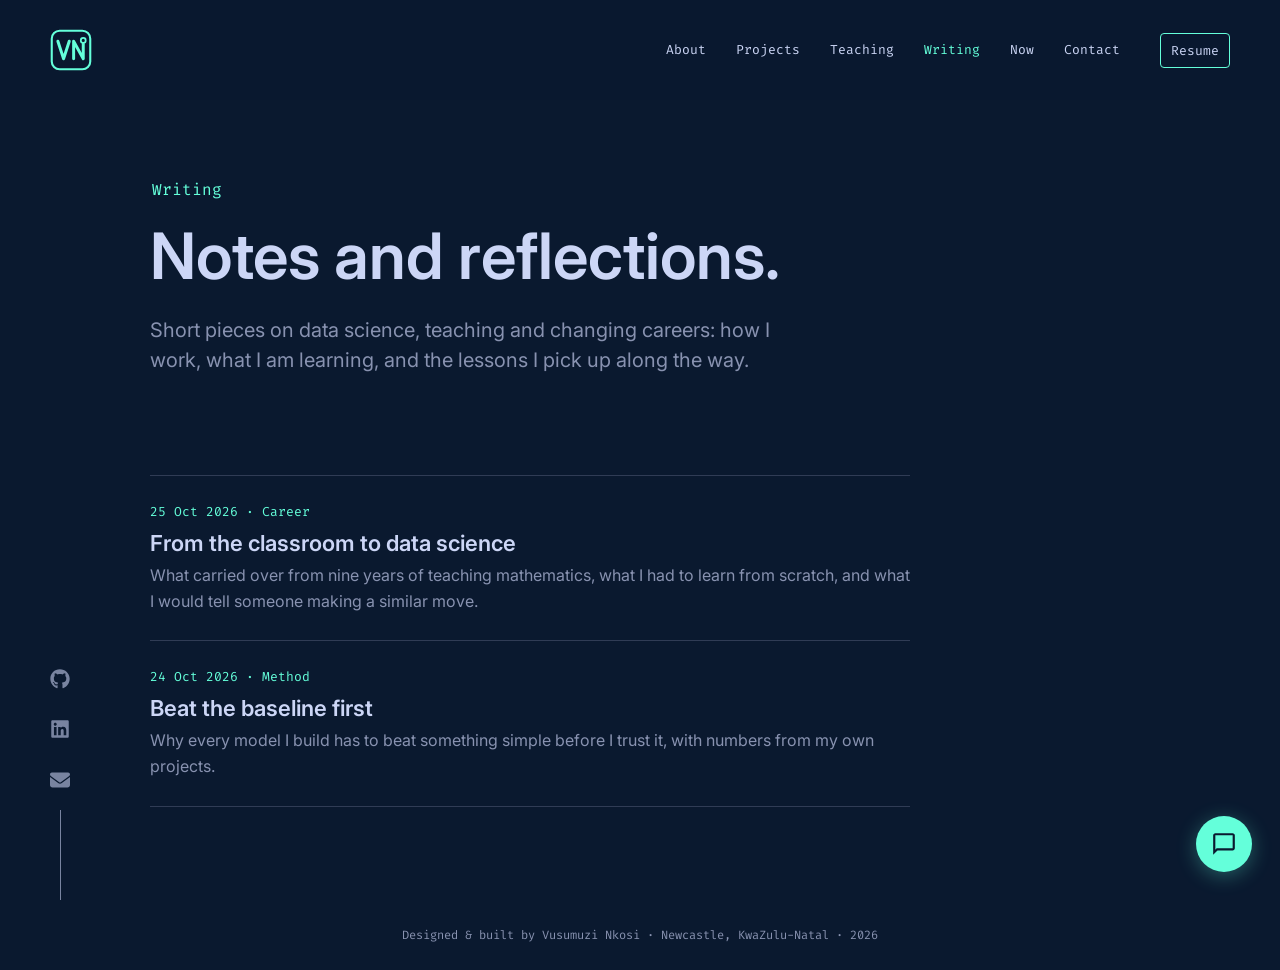
<file: writing/index.html>
<!DOCTYPE html>
<html lang="en">
<head>
    <meta charset="UTF-8">
    <meta name="viewport" content="width=device-width, initial-scale=1.0">
    <title>Writing | Vusumuzi Nkosi</title>
    <meta name="description" content="Writing by Vusumuzi Nkosi on data science, teaching and changing careers.">
    <meta property="og:type" content="website">
    <meta property="og:title" content="Writing | Vusumuzi Nkosi">
    <meta property="og:description" content="Writing by Vusumuzi Nkosi on data science, teaching and changing careers.">
    <meta property="og:url" content="https://vusumuzinkosi.github.io/writing/">
    <meta property="og:image" content="https://vusumuzinkosi.github.io/assets/images/social-preview.jpg?v=20261025b">
    <meta property="og:image:width" content="1200">
    <meta property="og:image:height" content="630">
    <meta property="og:site_name" content="Vusumuzi Nkosi">
    <meta name="twitter:card" content="summary_large_image">
    <meta name="twitter:image" content="https://vusumuzinkosi.github.io/assets/images/social-preview.jpg?v=20261025b">
    <link rel="canonical" href="https://vusumuzinkosi.github.io/writing/">
    <meta name="theme-color" content="#0a192f">
    <link rel="icon" type="image/svg+xml" href="../favicon.svg">
    <link rel="icon" type="image/png" sizes="32x32" href="../favicon-32x32.png">
    <link rel="apple-touch-icon" sizes="180x180" href="../apple-touch-icon.png">
    <link rel="preconnect" href="https://fonts.googleapis.com">
    <link rel="preconnect" href="https://fonts.gstatic.com" crossorigin>
    <link href="https://fonts.googleapis.com/css2?family=Fira+Code:wght@300;400;500;600&family=Inter:wght@300;400;500;600;700&display=swap" rel="stylesheet">
    <link rel="stylesheet" href="../assets/css/style.css?v=20261024f">
    <link rel="stylesheet" href="../assets/css/site.css?v=20261025b">
    <link rel="stylesheet" href="../chatbot/chatbot.css?v=20261025b">
</head>
<body>
    <a class="skip-link" href="#main">Skip to content</a>

    <div class="social-links-fixed">
        <ul>
            <li><a href="https://github.com/vusumuzinkosi" target="_blank" rel="noopener" aria-label="GitHub"><i class="icon icon-github" aria-hidden="true"><svg viewBox="0 0 496 512" width="0.9688em" height="1em" aria-hidden="true" focusable="false"><path d="M165.9 397.4c0 2-2.3 3.6-5.2 3.6-3.3.3-5.6-1.3-5.6-3.6 0-2 2.3-3.6 5.2-3.6 3-.3 5.6 1.3 5.6 3.6zm-31.1-4.5c-.7 2 1.3 4.3 4.3 4.9 2.6 1 5.6 0 6.2-2s-1.3-4.3-4.3-5.2c-2.6-.7-5.5.3-6.2 2.3zm44.2-1.7c-2.9.7-4.9 2.6-4.6 4.9.3 2 2.9 3.3 5.9 2.6 2.9-.7 4.9-2.6 4.6-4.6-.3-1.9-3-3.2-5.9-2.9zM244.8 8C106.1 8 0 113.3 0 252c0 110.9 69.8 205.8 169.5 239.2 12.8 2.3 17.3-5.6 17.3-12.1 0-6.2-.3-40.4-.3-61.4 0 0-70 15-84.7-29.8 0 0-11.4-29.1-27.8-36.6 0 0-22.9-15.7 1.6-15.4 0 0 24.9 2 38.6 25.8 21.9 38.6 58.6 27.5 72.9 20.9 2.3-16 8.8-27.1 16-33.7-55.9-6.2-112.3-14.3-112.3-110.5 0-27.5 7.6-41.3 23.6-58.9-2.6-6.5-11.1-33.3 2.6-67.9 20.9-6.5 69 27 69 27 20-5.6 41.5-8.5 62.8-8.5s42.8 2.9 62.8 8.5c0 0 48.1-33.6 69-27 13.7 34.7 5.2 61.4 2.6 67.9 16 17.7 25.8 31.5 25.8 58.9 0 96.5-58.9 104.2-114.8 110.5 9.2 7.9 17 22.9 17 46.4 0 33.7-.3 75.4-.3 83.6 0 6.5 4.6 14.4 17.3 12.1C428.2 457.8 496 362.9 496 252 496 113.3 383.5 8 244.8 8zM97.2 352.9c-1.3 1-1 3.3.7 5.2 1.6 1.6 3.9 2.3 5.2 1 1.3-1 1-3.3-.7-5.2-1.6-1.6-3.9-2.3-5.2-1zm-10.8-8.1c-.7 1.3.3 2.9 2.3 3.9 1.6 1 3.6.7 4.3-.7.7-1.3-.3-2.9-2.3-3.9-2-.6-3.6-.3-4.3.7zm32.4 35.6c-1.6 1.3-1 4.3 1.3 6.2 2.3 2.3 5.2 2.6 6.5 1 1.3-1.3.7-4.3-1.3-6.2-2.2-2.3-5.2-2.6-6.5-1zm-11.4-14.7c-1.6 1-1.6 3.6 0 5.9 1.6 2.3 4.3 3.3 5.6 2.3 1.6-1.3 1.6-3.9 0-6.2-1.4-2.3-4-3.3-5.6-2z"/></svg></i></a></li>
            <li><a href="https://www.linkedin.com/in/vusumuzinkosi/" target="_blank" rel="noopener" aria-label="LinkedIn"><i class="icon icon-linkedin" aria-hidden="true"><svg viewBox="0 0 448 512" width="0.875em" height="1em" aria-hidden="true" focusable="false"><path d="M416 32H31.9C14.3 32 0 46.5 0 64.3v383.4C0 465.5 14.3 480 31.9 480H416c17.6 0 32-14.5 32-32.3V64.3c0-17.8-14.4-32.3-32-32.3zM135.4 416H69V202.2h66.5V416zm-33.2-243c-21.3 0-38.5-17.3-38.5-38.5S80.9 96 102.2 96c21.2 0 38.5 17.3 38.5 38.5 0 21.3-17.2 38.5-38.5 38.5zm282.1 243h-66.4V312c0-24.8-.5-56.7-34.5-56.7-34.6 0-39.9 27-39.9 54.9V416h-66.4V202.2h63.7v29.2h.9c8.9-16.8 30.6-34.5 62.9-34.5 67.2 0 79.7 44.3 79.7 101.9V416z"/></svg></i></a></li>
            <li><a href="mailto:vusizwe@rocketmail.com" aria-label="Email"><i class="icon icon-envelope" aria-hidden="true"><svg viewBox="0 0 512 512" width="1em" height="1em" aria-hidden="true" focusable="false"><path d="M48 64C21.5 64 0 85.5 0 112c0 15.1 7.1 29.3 19.2 38.4L236.8 313.6c11.4 8.5 27 8.5 38.4 0L492.8 150.4c12.1-9.1 19.2-23.3 19.2-38.4c0-26.5-21.5-48-48-48H48zM0 176V384c0 35.3 28.7 64 64 64H448c35.3 0 64-28.7 64-64V176L294.4 339.2c-22.8 17.1-54 17.1-76.8 0L0 176z"/></svg></i></a></li>
        </ul>
    </div>

    <header class="header">
        <nav class="nav" aria-label="Main">
            <div class="nav-logo">
                <a href="../" aria-label="Vusumuzi Nkosi, home"><svg class="logo-mark" viewBox="0 0 48 48" width="42" height="42" aria-hidden="true" focusable="false"><rect x="2" y="2" width="44" height="44" rx="9" fill="none" stroke="#64ffda" stroke-width="2.4"/><polyline points="9,14 15.5,34 22,14" fill="none" stroke="#64ffda" stroke-width="3.4" stroke-linecap="round" stroke-linejoin="round"/><polyline points="27,34 27,14 38,34 38,17" fill="none" stroke="#64ffda" stroke-width="3.4" stroke-linecap="round" stroke-linejoin="round"/><circle cx="38" cy="13" r="2.8" fill="#0a192f" stroke="#64ffda" stroke-width="2"/></svg></a>
            </div>
            <button class="nav-toggle" type="button" aria-controls="nav-menu" aria-expanded="false" aria-label="Open menu"><span></span></button>
            <div class="nav-menu" id="nav-menu">
                <ol>
                    <li><a href="../about.html">About</a></li>
                    <li><a href="../projects/">Projects</a></li>
                    <li><a href="../teaching.html">Teaching</a></li>
                    <li><a href="../writing/" aria-current="page">Writing</a></li>
                    <li><a href="../now.html">Now</a></li>
                    <li><a href="../contact.html">Contact</a></li>
                </ol>
                <a href="../assets/Vusumuzi_Nkosi_Resume.pdf?v=20261025c" target="_blank" rel="noopener" class="nav-cv-button" data-goatcounter-click="resume-download">Resume</a>
            </div>
        </nav>
    </header>
    <div class="nav-scrim"></div>

    <main id="main">
        <section class="page-hero">
            <p class="overline">Writing</p>
            <h1>Notes and reflections.</h1>
            <p class="lede">Short pieces on data science, teaching and changing careers: how I work, what I am learning, and the lessons I pick up along the way.</p>
        </section>

        <section class="page-section">
            <ul class="post-list">
                <li><a href="from-the-classroom-to-data-science.html">
                    <span class="post-meta"><time datetime="2026-10-25">25 Oct 2026</time> &middot; Career</span>
                    <h2>From the classroom to data science</h2>
                    <p>What carried over from nine years of teaching mathematics, what I had to learn from scratch, and what I would tell someone making a similar move.</p>
                </a></li>
                <li><a href="beat-the-baseline-first.html">
                    <span class="post-meta"><time datetime="2026-10-24">24 Oct 2026</time> &middot; Method</span>
                    <h2>Beat the baseline first</h2>
                    <p>Why every model I build has to beat something simple before I trust it, with numbers from my own projects.</p>
                </a></li>
            </ul>
        </section>
    </main>

    <footer class="footer">
        <div class="footer-social">
            <ul>
                <li><a href="https://github.com/vusumuzinkosi" target="_blank" rel="noopener" aria-label="GitHub"><i class="icon icon-github" aria-hidden="true"><svg viewBox="0 0 496 512" width="0.9688em" height="1em" aria-hidden="true" focusable="false"><path d="M165.9 397.4c0 2-2.3 3.6-5.2 3.6-3.3.3-5.6-1.3-5.6-3.6 0-2 2.3-3.6 5.2-3.6 3-.3 5.6 1.3 5.6 3.6zm-31.1-4.5c-.7 2 1.3 4.3 4.3 4.9 2.6 1 5.6 0 6.2-2s-1.3-4.3-4.3-5.2c-2.6-.7-5.5.3-6.2 2.3zm44.2-1.7c-2.9.7-4.9 2.6-4.6 4.9.3 2 2.9 3.3 5.9 2.6 2.9-.7 4.9-2.6 4.6-4.6-.3-1.9-3-3.2-5.9-2.9zM244.8 8C106.1 8 0 113.3 0 252c0 110.9 69.8 205.8 169.5 239.2 12.8 2.3 17.3-5.6 17.3-12.1 0-6.2-.3-40.4-.3-61.4 0 0-70 15-84.7-29.8 0 0-11.4-29.1-27.8-36.6 0 0-22.9-15.7 1.6-15.4 0 0 24.9 2 38.6 25.8 21.9 38.6 58.6 27.5 72.9 20.9 2.3-16 8.8-27.1 16-33.7-55.9-6.2-112.3-14.3-112.3-110.5 0-27.5 7.6-41.3 23.6-58.9-2.6-6.5-11.1-33.3 2.6-67.9 20.9-6.5 69 27 69 27 20-5.6 41.5-8.5 62.8-8.5s42.8 2.9 62.8 8.5c0 0 48.1-33.6 69-27 13.7 34.7 5.2 61.4 2.6 67.9 16 17.7 25.8 31.5 25.8 58.9 0 96.5-58.9 104.2-114.8 110.5 9.2 7.9 17 22.9 17 46.4 0 33.7-.3 75.4-.3 83.6 0 6.5 4.6 14.4 17.3 12.1C428.2 457.8 496 362.9 496 252 496 113.3 383.5 8 244.8 8zM97.2 352.9c-1.3 1-1 3.3.7 5.2 1.6 1.6 3.9 2.3 5.2 1 1.3-1 1-3.3-.7-5.2-1.6-1.6-3.9-2.3-5.2-1zm-10.8-8.1c-.7 1.3.3 2.9 2.3 3.9 1.6 1 3.6.7 4.3-.7.7-1.3-.3-2.9-2.3-3.9-2-.6-3.6-.3-4.3.7zm32.4 35.6c-1.6 1.3-1 4.3 1.3 6.2 2.3 2.3 5.2 2.6 6.5 1 1.3-1.3.7-4.3-1.3-6.2-2.2-2.3-5.2-2.6-6.5-1zm-11.4-14.7c-1.6 1-1.6 3.6 0 5.9 1.6 2.3 4.3 3.3 5.6 2.3 1.6-1.3 1.6-3.9 0-6.2-1.4-2.3-4-3.3-5.6-2z"/></svg></i></a></li>
                <li><a href="https://www.linkedin.com/in/vusumuzinkosi/" target="_blank" rel="noopener" aria-label="LinkedIn"><i class="icon icon-linkedin" aria-hidden="true"><svg viewBox="0 0 448 512" width="0.875em" height="1em" aria-hidden="true" focusable="false"><path d="M416 32H31.9C14.3 32 0 46.5 0 64.3v383.4C0 465.5 14.3 480 31.9 480H416c17.6 0 32-14.5 32-32.3V64.3c0-17.8-14.4-32.3-32-32.3zM135.4 416H69V202.2h66.5V416zm-33.2-243c-21.3 0-38.5-17.3-38.5-38.5S80.9 96 102.2 96c21.2 0 38.5 17.3 38.5 38.5 0 21.3-17.2 38.5-38.5 38.5zm282.1 243h-66.4V312c0-24.8-.5-56.7-34.5-56.7-34.6 0-39.9 27-39.9 54.9V416h-66.4V202.2h63.7v29.2h.9c8.9-16.8 30.6-34.5 62.9-34.5 67.2 0 79.7 44.3 79.7 101.9V416z"/></svg></i></a></li>
                <li><a href="mailto:vusizwe@rocketmail.com" aria-label="Email"><i class="icon icon-envelope" aria-hidden="true"><svg viewBox="0 0 512 512" width="1em" height="1em" aria-hidden="true" focusable="false"><path d="M48 64C21.5 64 0 85.5 0 112c0 15.1 7.1 29.3 19.2 38.4L236.8 313.6c11.4 8.5 27 8.5 38.4 0L492.8 150.4c12.1-9.1 19.2-23.3 19.2-38.4c0-26.5-21.5-48-48-48H48zM0 176V384c0 35.3 28.7 64 64 64H448c35.3 0 64-28.7 64-64V176L294.4 339.2c-22.8 17.1-54 17.1-76.8 0L0 176z"/></svg></i></a></li>
            </ul>
        </div>
        <div class="footer-content">
            <p>Designed &amp; built by <a href="https://github.com/vusumuzinkosi" target="_blank" rel="noopener">Vusumuzi Nkosi</a> &middot; Newcastle, KwaZulu-Natal &middot; <span data-year>2026</span></p>
        </div>
    </footer>

    <script src="../assets/js/main.js?v=20261024f"></script>
    <script src="../assets/js/site.js?v=20261025b"></script>
    <script src="../chatbot/chatbot.js?v=20261025b" defer></script>
    <!-- Visitor statistics: GoatCounter (no cookies) -->
    <script data-goatcounter="https://vusumuzinkosi.goatcounter.com/count" async src="https://gc.zgo.at/count.js"></script>
</body>
</html>
</file>
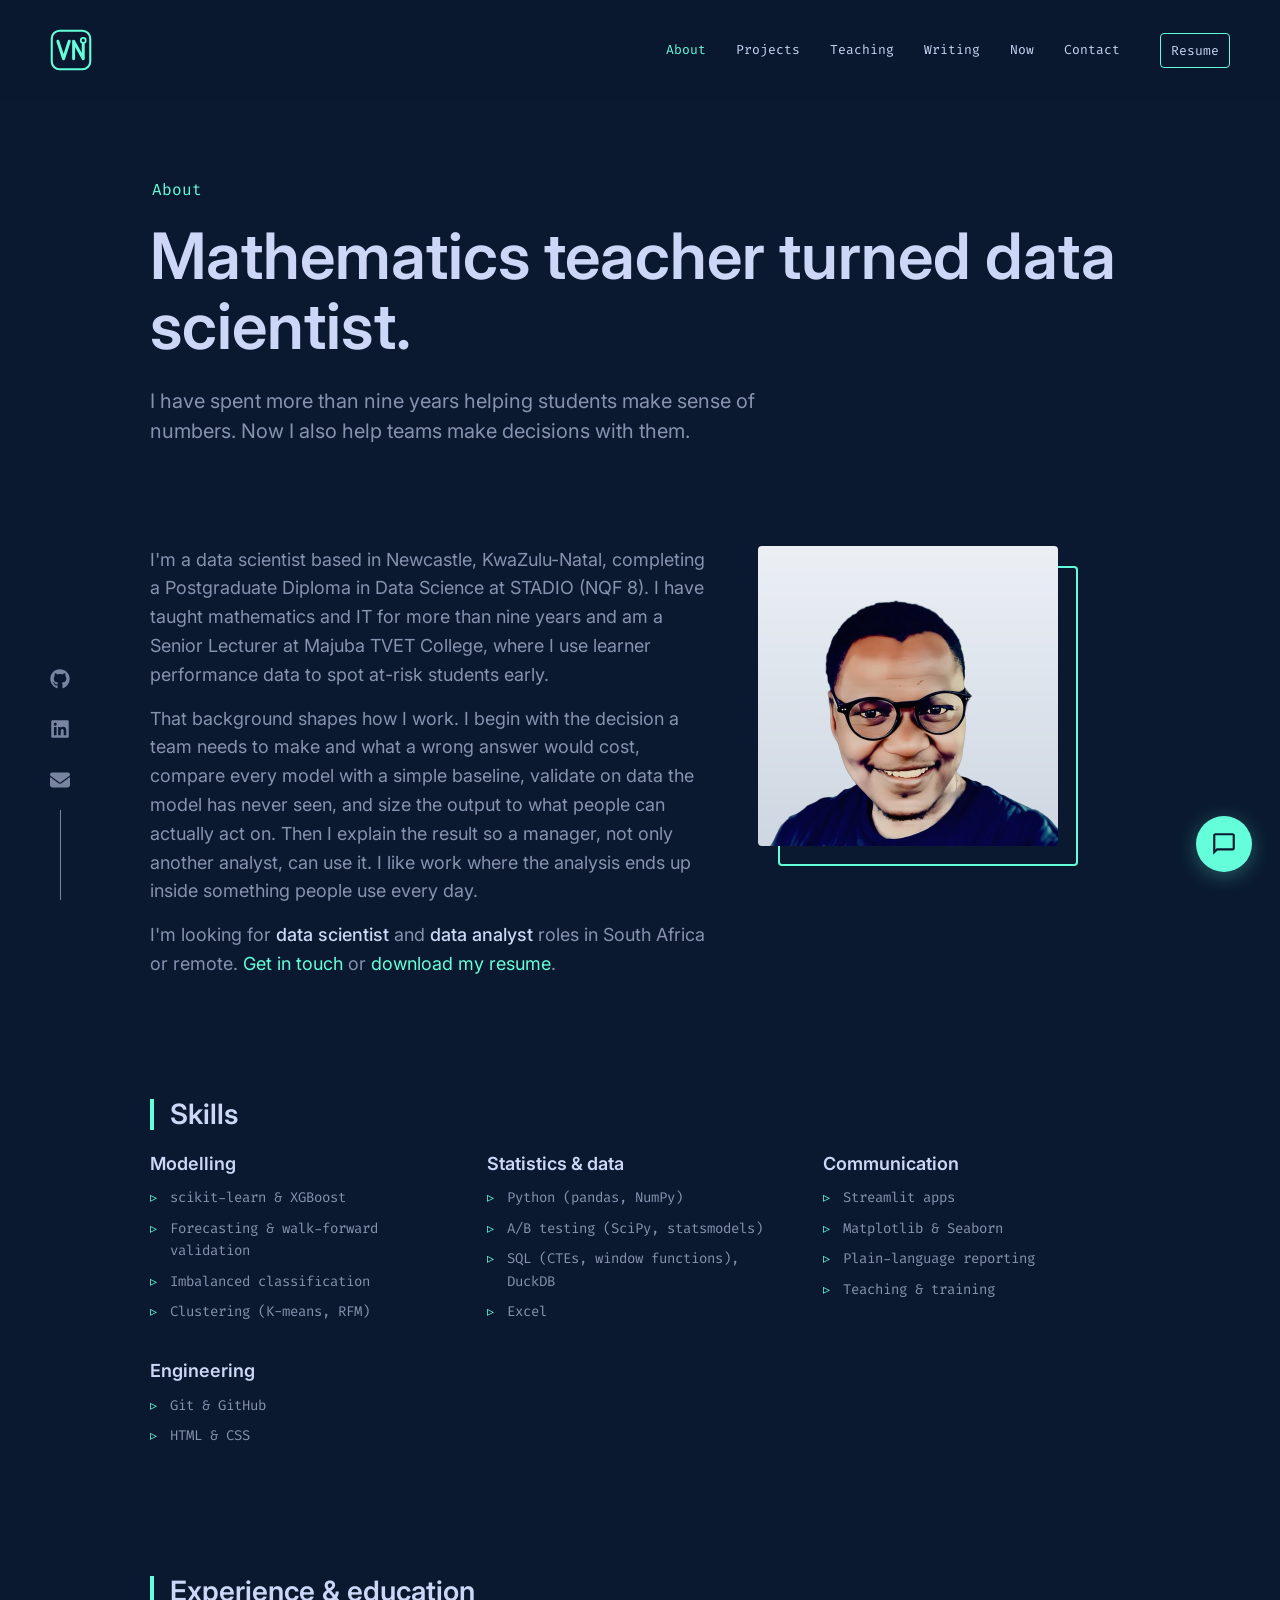
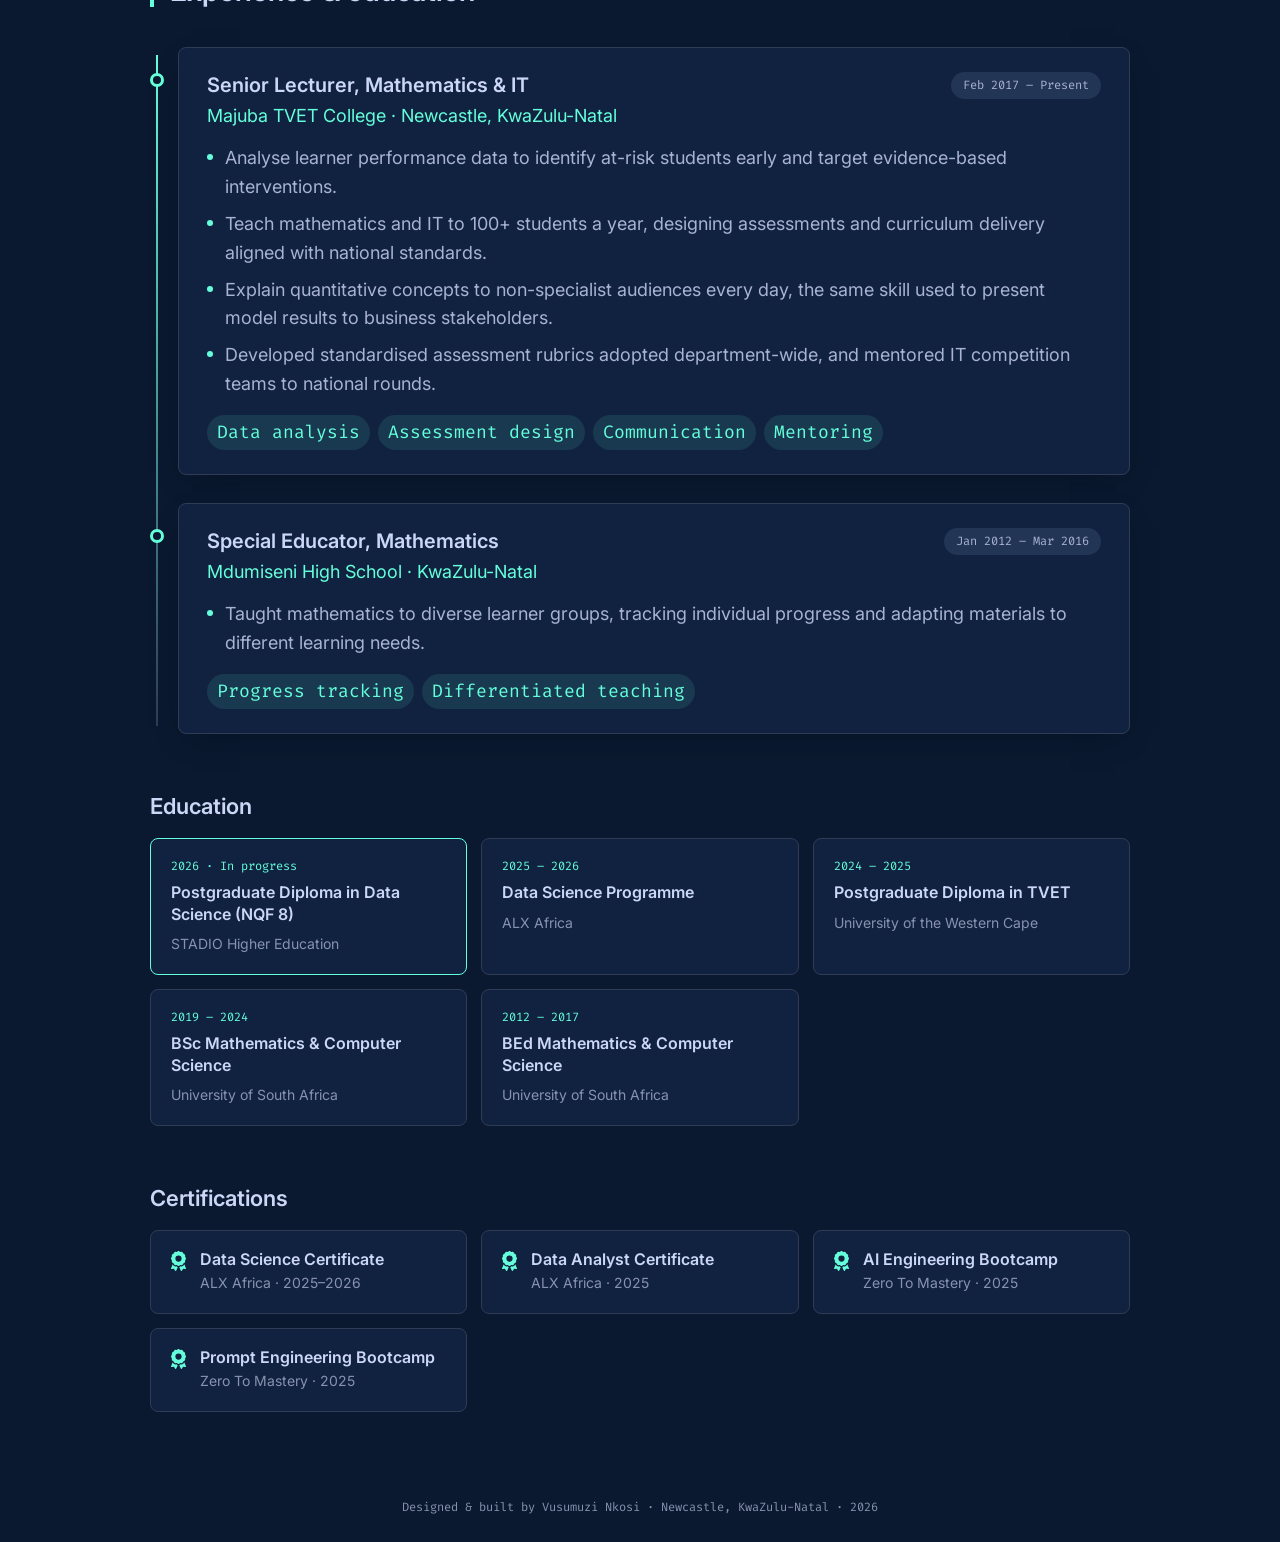
<file: about.html>
<!DOCTYPE html>
<html lang="en">
<head>
    <meta charset="UTF-8">
    <meta name="viewport" content="width=device-width, initial-scale=1.0">
    <title>About | Vusumuzi Nkosi</title>
    <meta name="description" content="Vusumuzi Nkosi is a data scientist in Newcastle, KwaZulu-Natal, with more than nine years of experience teaching mathematics and IT.">
    <meta property="og:type" content="website">
    <meta property="og:title" content="About | Vusumuzi Nkosi">
    <meta property="og:description" content="Vusumuzi Nkosi is a data scientist in Newcastle, KwaZulu-Natal, with more than nine years of experience teaching mathematics and IT.">
    <meta property="og:url" content="https://vusumuzinkosi.github.io/about.html">
    <meta property="og:image" content="https://vusumuzinkosi.github.io/assets/images/social-preview.jpg?v=20261025b">
    <meta property="og:image:width" content="1200">
    <meta property="og:image:height" content="630">
    <meta property="og:site_name" content="Vusumuzi Nkosi">
    <meta name="twitter:card" content="summary_large_image">
    <meta name="twitter:image" content="https://vusumuzinkosi.github.io/assets/images/social-preview.jpg?v=20261025b">
    <link rel="canonical" href="https://vusumuzinkosi.github.io/about.html">
    <meta name="theme-color" content="#0a192f">
    <link rel="icon" type="image/svg+xml" href="favicon.svg">
    <link rel="icon" type="image/png" sizes="32x32" href="favicon-32x32.png">
    <link rel="apple-touch-icon" sizes="180x180" href="apple-touch-icon.png">
    <link rel="preconnect" href="https://fonts.googleapis.com">
    <link rel="preconnect" href="https://fonts.gstatic.com" crossorigin>
    <link href="https://fonts.googleapis.com/css2?family=Fira+Code:wght@300;400;500;600&family=Inter:wght@300;400;500;600;700&display=swap" rel="stylesheet">
    <link rel="stylesheet" href="assets/css/style.css?v=20261024f">
    <link rel="stylesheet" href="assets/css/site.css?v=20261025b">
    <link rel="stylesheet" href="chatbot/chatbot.css?v=20261025b">
</head>
<body>
    <a class="skip-link" href="#main">Skip to content</a>

    <div class="social-links-fixed">
        <ul>
            <li><a href="https://github.com/vusumuzinkosi" target="_blank" rel="noopener" aria-label="GitHub"><i class="icon icon-github" aria-hidden="true"><svg viewBox="0 0 496 512" width="0.9688em" height="1em" aria-hidden="true" focusable="false"><path d="M165.9 397.4c0 2-2.3 3.6-5.2 3.6-3.3.3-5.6-1.3-5.6-3.6 0-2 2.3-3.6 5.2-3.6 3-.3 5.6 1.3 5.6 3.6zm-31.1-4.5c-.7 2 1.3 4.3 4.3 4.9 2.6 1 5.6 0 6.2-2s-1.3-4.3-4.3-5.2c-2.6-.7-5.5.3-6.2 2.3zm44.2-1.7c-2.9.7-4.9 2.6-4.6 4.9.3 2 2.9 3.3 5.9 2.6 2.9-.7 4.9-2.6 4.6-4.6-.3-1.9-3-3.2-5.9-2.9zM244.8 8C106.1 8 0 113.3 0 252c0 110.9 69.8 205.8 169.5 239.2 12.8 2.3 17.3-5.6 17.3-12.1 0-6.2-.3-40.4-.3-61.4 0 0-70 15-84.7-29.8 0 0-11.4-29.1-27.8-36.6 0 0-22.9-15.7 1.6-15.4 0 0 24.9 2 38.6 25.8 21.9 38.6 58.6 27.5 72.9 20.9 2.3-16 8.8-27.1 16-33.7-55.9-6.2-112.3-14.3-112.3-110.5 0-27.5 7.6-41.3 23.6-58.9-2.6-6.5-11.1-33.3 2.6-67.9 20.9-6.5 69 27 69 27 20-5.6 41.5-8.5 62.8-8.5s42.8 2.9 62.8 8.5c0 0 48.1-33.6 69-27 13.7 34.7 5.2 61.4 2.6 67.9 16 17.7 25.8 31.5 25.8 58.9 0 96.5-58.9 104.2-114.8 110.5 9.2 7.9 17 22.9 17 46.4 0 33.7-.3 75.4-.3 83.6 0 6.5 4.6 14.4 17.3 12.1C428.2 457.8 496 362.9 496 252 496 113.3 383.5 8 244.8 8zM97.2 352.9c-1.3 1-1 3.3.7 5.2 1.6 1.6 3.9 2.3 5.2 1 1.3-1 1-3.3-.7-5.2-1.6-1.6-3.9-2.3-5.2-1zm-10.8-8.1c-.7 1.3.3 2.9 2.3 3.9 1.6 1 3.6.7 4.3-.7.7-1.3-.3-2.9-2.3-3.9-2-.6-3.6-.3-4.3.7zm32.4 35.6c-1.6 1.3-1 4.3 1.3 6.2 2.3 2.3 5.2 2.6 6.5 1 1.3-1.3.7-4.3-1.3-6.2-2.2-2.3-5.2-2.6-6.5-1zm-11.4-14.7c-1.6 1-1.6 3.6 0 5.9 1.6 2.3 4.3 3.3 5.6 2.3 1.6-1.3 1.6-3.9 0-6.2-1.4-2.3-4-3.3-5.6-2z"/></svg></i></a></li>
            <li><a href="https://www.linkedin.com/in/vusumuzinkosi/" target="_blank" rel="noopener" aria-label="LinkedIn"><i class="icon icon-linkedin" aria-hidden="true"><svg viewBox="0 0 448 512" width="0.875em" height="1em" aria-hidden="true" focusable="false"><path d="M416 32H31.9C14.3 32 0 46.5 0 64.3v383.4C0 465.5 14.3 480 31.9 480H416c17.6 0 32-14.5 32-32.3V64.3c0-17.8-14.4-32.3-32-32.3zM135.4 416H69V202.2h66.5V416zm-33.2-243c-21.3 0-38.5-17.3-38.5-38.5S80.9 96 102.2 96c21.2 0 38.5 17.3 38.5 38.5 0 21.3-17.2 38.5-38.5 38.5zm282.1 243h-66.4V312c0-24.8-.5-56.7-34.5-56.7-34.6 0-39.9 27-39.9 54.9V416h-66.4V202.2h63.7v29.2h.9c8.9-16.8 30.6-34.5 62.9-34.5 67.2 0 79.7 44.3 79.7 101.9V416z"/></svg></i></a></li>
            <li><a href="mailto:vusizwe@rocketmail.com" aria-label="Email"><i class="icon icon-envelope" aria-hidden="true"><svg viewBox="0 0 512 512" width="1em" height="1em" aria-hidden="true" focusable="false"><path d="M48 64C21.5 64 0 85.5 0 112c0 15.1 7.1 29.3 19.2 38.4L236.8 313.6c11.4 8.5 27 8.5 38.4 0L492.8 150.4c12.1-9.1 19.2-23.3 19.2-38.4c0-26.5-21.5-48-48-48H48zM0 176V384c0 35.3 28.7 64 64 64H448c35.3 0 64-28.7 64-64V176L294.4 339.2c-22.8 17.1-54 17.1-76.8 0L0 176z"/></svg></i></a></li>
        </ul>
    </div>

    <header class="header">
        <nav class="nav" aria-label="Main">
            <div class="nav-logo">
                <a href="./" aria-label="Vusumuzi Nkosi, home"><svg class="logo-mark" viewBox="0 0 48 48" width="42" height="42" aria-hidden="true" focusable="false"><rect x="2" y="2" width="44" height="44" rx="9" fill="none" stroke="#64ffda" stroke-width="2.4"/><polyline points="9,14 15.5,34 22,14" fill="none" stroke="#64ffda" stroke-width="3.4" stroke-linecap="round" stroke-linejoin="round"/><polyline points="27,34 27,14 38,34 38,17" fill="none" stroke="#64ffda" stroke-width="3.4" stroke-linecap="round" stroke-linejoin="round"/><circle cx="38" cy="13" r="2.8" fill="#0a192f" stroke="#64ffda" stroke-width="2"/></svg></a>
            </div>
            <button class="nav-toggle" type="button" aria-controls="nav-menu" aria-expanded="false" aria-label="Open menu"><span></span></button>
            <div class="nav-menu" id="nav-menu">
                <ol>
                    <li><a href="about.html" aria-current="page">About</a></li>
                    <li><a href="projects/">Projects</a></li>
                    <li><a href="teaching.html">Teaching</a></li>
                    <li><a href="writing/">Writing</a></li>
                    <li><a href="now.html">Now</a></li>
                    <li><a href="contact.html">Contact</a></li>
                </ol>
                <a href="assets/Vusumuzi_Nkosi_Resume.pdf?v=20261025c" target="_blank" rel="noopener" class="nav-cv-button" data-goatcounter-click="resume-download">Resume</a>
            </div>
        </nav>
    </header>
    <div class="nav-scrim"></div>

    <main id="main">
        <section class="page-hero">
            <p class="overline">About</p>
            <h1>Mathematics teacher turned data scientist.</h1>
            <p class="lede">I have spent more than nine years helping students make sense of numbers. Now I also help teams make decisions with them.</p>
        </section>

        <section class="page-section about">
            <div class="about-content">
                <div class="about-text prose">
                    <p>I'm a data scientist based in Newcastle, KwaZulu-Natal, completing a Postgraduate Diploma in Data Science at STADIO (NQF 8). I have taught mathematics and IT for more than nine years and am a Senior Lecturer at Majuba TVET College, where I use learner performance data to spot at-risk students early.</p>
                    <p>That background shapes how I work. I begin with the decision a team needs to make and what a wrong answer would cost, compare every model with a simple baseline, validate on data the model has never seen, and size the output to what people can actually act on. Then I explain the result so a manager, not only another analyst, can use it. I like work where the analysis ends up inside something people use every day.</p>
                    <p>I'm looking for <strong>data scientist</strong> and <strong>data analyst</strong> roles in South Africa or remote. <a href="contact.html">Get in touch</a> or <a href="assets/Vusumuzi_Nkosi_Resume.pdf?v=20261025c" target="_blank" rel="noopener" data-goatcounter-click="resume-download">download my resume</a>.</p>
                </div>
                <div class="about-pic">
                    <div class="pic-wrapper">
                        <img src="assets/images/profile-photo.jpg?v=20261025a" alt="Portrait of Vusumuzi Nkosi" width="600" height="600">
                    </div>
                </div>
            </div>
        </section>

        <section class="page-section" aria-labelledby="skills-h">
            <h2 class="section-heading" id="skills-h">Skills</h2>
            <div class="skill-groups">
                <div>
                    <h3>Modelling</h3>
                    <ul>
                        <li>scikit-learn &amp; XGBoost</li>
                        <li>Forecasting &amp; walk-forward validation</li>
                        <li>Imbalanced classification</li>
                        <li>Clustering (K-means, RFM)</li>
                    </ul>
                </div>
                <div>
                    <h3>Statistics &amp; data</h3>
                    <ul>
                        <li>Python (pandas, NumPy)</li>
                        <li>A/B testing (SciPy, statsmodels)</li>
                        <li>SQL (CTEs, window functions), DuckDB</li>
                        <li>Excel</li>
                    </ul>
                </div>
                <div>
                    <h3>Communication</h3>
                    <ul>
                        <li>Streamlit apps</li>
                        <li>Matplotlib &amp; Seaborn</li>
                        <li>Plain-language reporting</li>
                        <li>Teaching &amp; training</li>
                    </ul>
                </div>
                <div>
                    <h3>Engineering</h3>
                    <ul>
                        <li>Git &amp; GitHub</li>
                        <li>HTML &amp; CSS</li>
                    </ul>
                </div>
            </div>
        </section>

        <section class="page-section" aria-labelledby="xp-h">
            <h2 class="section-heading" id="xp-h">Experience &amp; education</h2>
            <ol class="xp-timeline">
                    <li class="xp-item">
                        <div class="xp-card">
                            <div class="xp-head">
                                <div>
                                    <h3 class="xp-role">Senior Lecturer, Mathematics &amp; IT</h3>
                                    <p class="xp-org">Majuba TVET College &middot; Newcastle, KwaZulu-Natal</p>
                                </div>
                                <span class="xp-dates">Feb 2017 &ndash; Present</span>
                            </div>
                            <ul class="xp-points">
                                <li>Analyse learner performance data to identify at-risk students early and target evidence-based interventions.</li>
                                <li>Teach mathematics and IT to 100+ students a year, designing assessments and curriculum delivery aligned with national standards.</li>
                                <li>Explain quantitative concepts to non-specialist audiences every day, the same skill used to present model results to business stakeholders.</li>
                                <li>Developed standardised assessment rubrics adopted department-wide, and mentored IT competition teams to national rounds.</li>
                            </ul>
                            <ul class="xp-tags">
                                <li>Data analysis</li>
                                <li>Assessment design</li>
                                <li>Communication</li>
                                <li>Mentoring</li>
                            </ul>
                        </div>
                    </li>
                    <li class="xp-item">
                        <div class="xp-card">
                            <div class="xp-head">
                                <div>
                                    <h3 class="xp-role">Special Educator, Mathematics</h3>
                                    <p class="xp-org">Mdumiseni High School &middot; KwaZulu-Natal</p>
                                </div>
                                <span class="xp-dates">Jan 2012 &ndash; Mar 2016</span>
                            </div>
                            <ul class="xp-points">
                                <li>Taught mathematics to diverse learner groups, tracking individual progress and adapting materials to different learning needs.</li>
                            </ul>
                            <ul class="xp-tags">
                                <li>Progress tracking</li>
                                <li>Differentiated teaching</li>
                            </ul>
                        </div>
                    </li>
                </ol>

                <div class="edu-block">
                    <h3 class="edu-heading">Education</h3>
                    <ul class="edu-grid">
                        <li class="edu-card edu-card-current">
                            <span class="edu-year">2026 &middot; In progress</span>
                            <span class="edu-name">Postgraduate Diploma in Data Science (NQF 8)</span>
                            <span class="edu-org">STADIO Higher Education</span>
                        </li>
                        <li class="edu-card">
                            <span class="edu-year">2025 &ndash; 2026</span>
                            <span class="edu-name">Data Science Programme</span>
                            <span class="edu-org">ALX Africa</span>
                        </li>
                        <li class="edu-card">
                            <span class="edu-year">2024 &ndash; 2025</span>
                            <span class="edu-name">Postgraduate Diploma in TVET</span>
                            <span class="edu-org">University of the Western Cape</span>
                        </li>
                        <li class="edu-card">
                            <span class="edu-year">2019 &ndash; 2024</span>
                            <span class="edu-name">BSc Mathematics &amp; Computer Science</span>
                            <span class="edu-org">University of South Africa</span>
                        </li>
                        <li class="edu-card">
                            <span class="edu-year">2012 &ndash; 2017</span>
                            <span class="edu-name">BEd Mathematics &amp; Computer Science</span>
                            <span class="edu-org">University of South Africa</span>
                        </li>
                    </ul>
                </div>

                <div class="edu-block">
                    <h3 class="edu-heading">Certifications</h3>
                    <ul class="cert-grid">
                        <li class="cert-card"><i class="icon icon-award" aria-hidden="true"><svg viewBox="0 0 384 512" width="0.75em" height="1em" aria-hidden="true" focusable="false"><path d="M173.8 5.5c11-7.3 25.4-7.3 36.4 0L228 17.2c6 3.9 13 5.8 20.1 5.4l21.3-1.3c13.2-.8 25.6 6.4 31.5 18.2l9.6 19.1c3.2 6.4 8.4 11.5 14.7 14.7L344.5 83c11.8 5.9 19 18.3 18.2 31.5l-1.3 21.3c-.4 7.1 1.5 14.2 5.4 20.1l11.8 17.8c7.3 11 7.3 25.4 0 36.4L366.8 228c-3.9 6-5.8 13-5.4 20.1l1.3 21.3c.8 13.2-6.4 25.6-18.2 31.5l-19.1 9.6c-6.4 3.2-11.5 8.4-14.7 14.7L301 344.5c-5.9 11.8-18.3 19-31.5 18.2l-21.3-1.3c-7.1-.4-14.2 1.5-20.1 5.4l-17.8 11.8c-11 7.3-25.4 7.3-36.4 0L156 366.8c-6-3.9-13-5.8-20.1-5.4l-21.3 1.3c-13.2 .8-25.6-6.4-31.5-18.2l-9.6-19.1c-3.2-6.4-8.4-11.5-14.7-14.7L39.5 301c-11.8-5.9-19-18.3-18.2-31.5l1.3-21.3c.4-7.1-1.5-14.2-5.4-20.1L5.5 210.2c-7.3-11-7.3-25.4 0-36.4L17.2 156c3.9-6 5.8-13 5.4-20.1l-1.3-21.3c-.8-13.2 6.4-25.6 18.2-31.5l19.1-9.6C65 70.2 70.2 65 73.4 58.6L83 39.5c5.9-11.8 18.3-19 31.5-18.2l21.3 1.3c7.1 .4 14.2-1.5 20.1-5.4L173.8 5.5zM272 192a80 80 0 1 0 -160 0 80 80 0 1 0 160 0zM1.3 441.8L44.4 339.3c.2 .1 .3 .2 .4 .4l9.6 19.1c11.7 23.2 36 37.3 62 35.8l21.3-1.3c.2 0 .5 0 .7 .2l17.8 11.8c5.1 3.3 10.5 5.9 16.1 7.7l-37.6 89.3c-2.3 5.5-7.4 9.2-13.3 9.7s-11.6-2.2-14.8-7.2L74.4 455.5l-56.1 8.3c-5.7 .8-11.4-1.5-15-6s-4.3-10.7-2.1-16zm248 60.4L211.7 413c5.6-1.8 11-4.3 16.1-7.7l17.8-11.8c.2-.1 .4-.2 .7-.2l21.3 1.3c26 1.5 50.3-12.6 62-35.8l9.6-19.1c.1-.2 .2-.3 .4-.4l43.2 102.5c2.2 5.3 1.4 11.4-2.1 16s-9.3 6.9-15 6l-56.1-8.3-32.2 49.2c-3.2 5-8.9 7.7-14.8 7.2s-11-4.3-13.3-9.7z"/></svg></i><div><span class="edu-name">Data Science Certificate</span><span class="edu-org">ALX Africa &middot; 2025&ndash;2026</span></div></li>
                        <li class="cert-card"><i class="icon icon-award" aria-hidden="true"><svg viewBox="0 0 384 512" width="0.75em" height="1em" aria-hidden="true" focusable="false"><path d="M173.8 5.5c11-7.3 25.4-7.3 36.4 0L228 17.2c6 3.9 13 5.8 20.1 5.4l21.3-1.3c13.2-.8 25.6 6.4 31.5 18.2l9.6 19.1c3.2 6.4 8.4 11.5 14.7 14.7L344.5 83c11.8 5.9 19 18.3 18.2 31.5l-1.3 21.3c-.4 7.1 1.5 14.2 5.4 20.1l11.8 17.8c7.3 11 7.3 25.4 0 36.4L366.8 228c-3.9 6-5.8 13-5.4 20.1l1.3 21.3c.8 13.2-6.4 25.6-18.2 31.5l-19.1 9.6c-6.4 3.2-11.5 8.4-14.7 14.7L301 344.5c-5.9 11.8-18.3 19-31.5 18.2l-21.3-1.3c-7.1-.4-14.2 1.5-20.1 5.4l-17.8 11.8c-11 7.3-25.4 7.3-36.4 0L156 366.8c-6-3.9-13-5.8-20.1-5.4l-21.3 1.3c-13.2 .8-25.6-6.4-31.5-18.2l-9.6-19.1c-3.2-6.4-8.4-11.5-14.7-14.7L39.5 301c-11.8-5.9-19-18.3-18.2-31.5l1.3-21.3c.4-7.1-1.5-14.2-5.4-20.1L5.5 210.2c-7.3-11-7.3-25.4 0-36.4L17.2 156c3.9-6 5.8-13 5.4-20.1l-1.3-21.3c-.8-13.2 6.4-25.6 18.2-31.5l19.1-9.6C65 70.2 70.2 65 73.4 58.6L83 39.5c5.9-11.8 18.3-19 31.5-18.2l21.3 1.3c7.1 .4 14.2-1.5 20.1-5.4L173.8 5.5zM272 192a80 80 0 1 0 -160 0 80 80 0 1 0 160 0zM1.3 441.8L44.4 339.3c.2 .1 .3 .2 .4 .4l9.6 19.1c11.7 23.2 36 37.3 62 35.8l21.3-1.3c.2 0 .5 0 .7 .2l17.8 11.8c5.1 3.3 10.5 5.9 16.1 7.7l-37.6 89.3c-2.3 5.5-7.4 9.2-13.3 9.7s-11.6-2.2-14.8-7.2L74.4 455.5l-56.1 8.3c-5.7 .8-11.4-1.5-15-6s-4.3-10.7-2.1-16zm248 60.4L211.7 413c5.6-1.8 11-4.3 16.1-7.7l17.8-11.8c.2-.1 .4-.2 .7-.2l21.3 1.3c26 1.5 50.3-12.6 62-35.8l9.6-19.1c.1-.2 .2-.3 .4-.4l43.2 102.5c2.2 5.3 1.4 11.4-2.1 16s-9.3 6.9-15 6l-56.1-8.3-32.2 49.2c-3.2 5-8.9 7.7-14.8 7.2s-11-4.3-13.3-9.7z"/></svg></i><div><span class="edu-name">Data Analyst Certificate</span><span class="edu-org">ALX Africa &middot; 2025</span></div></li>
                        <li class="cert-card"><i class="icon icon-award" aria-hidden="true"><svg viewBox="0 0 384 512" width="0.75em" height="1em" aria-hidden="true" focusable="false"><path d="M173.8 5.5c11-7.3 25.4-7.3 36.4 0L228 17.2c6 3.9 13 5.8 20.1 5.4l21.3-1.3c13.2-.8 25.6 6.4 31.5 18.2l9.6 19.1c3.2 6.4 8.4 11.5 14.7 14.7L344.5 83c11.8 5.9 19 18.3 18.2 31.5l-1.3 21.3c-.4 7.1 1.5 14.2 5.4 20.1l11.8 17.8c7.3 11 7.3 25.4 0 36.4L366.8 228c-3.9 6-5.8 13-5.4 20.1l1.3 21.3c.8 13.2-6.4 25.6-18.2 31.5l-19.1 9.6c-6.4 3.2-11.5 8.4-14.7 14.7L301 344.5c-5.9 11.8-18.3 19-31.5 18.2l-21.3-1.3c-7.1-.4-14.2 1.5-20.1 5.4l-17.8 11.8c-11 7.3-25.4 7.3-36.4 0L156 366.8c-6-3.9-13-5.8-20.1-5.4l-21.3 1.3c-13.2 .8-25.6-6.4-31.5-18.2l-9.6-19.1c-3.2-6.4-8.4-11.5-14.7-14.7L39.5 301c-11.8-5.9-19-18.3-18.2-31.5l1.3-21.3c.4-7.1-1.5-14.2-5.4-20.1L5.5 210.2c-7.3-11-7.3-25.4 0-36.4L17.2 156c3.9-6 5.8-13 5.4-20.1l-1.3-21.3c-.8-13.2 6.4-25.6 18.2-31.5l19.1-9.6C65 70.2 70.2 65 73.4 58.6L83 39.5c5.9-11.8 18.3-19 31.5-18.2l21.3 1.3c7.1 .4 14.2-1.5 20.1-5.4L173.8 5.5zM272 192a80 80 0 1 0 -160 0 80 80 0 1 0 160 0zM1.3 441.8L44.4 339.3c.2 .1 .3 .2 .4 .4l9.6 19.1c11.7 23.2 36 37.3 62 35.8l21.3-1.3c.2 0 .5 0 .7 .2l17.8 11.8c5.1 3.3 10.5 5.9 16.1 7.7l-37.6 89.3c-2.3 5.5-7.4 9.2-13.3 9.7s-11.6-2.2-14.8-7.2L74.4 455.5l-56.1 8.3c-5.7 .8-11.4-1.5-15-6s-4.3-10.7-2.1-16zm248 60.4L211.7 413c5.6-1.8 11-4.3 16.1-7.7l17.8-11.8c.2-.1 .4-.2 .7-.2l21.3 1.3c26 1.5 50.3-12.6 62-35.8l9.6-19.1c.1-.2 .2-.3 .4-.4l43.2 102.5c2.2 5.3 1.4 11.4-2.1 16s-9.3 6.9-15 6l-56.1-8.3-32.2 49.2c-3.2 5-8.9 7.7-14.8 7.2s-11-4.3-13.3-9.7z"/></svg></i><div><span class="edu-name">AI Engineering Bootcamp</span><span class="edu-org">Zero To Mastery &middot; 2025</span></div></li>
                        <li class="cert-card"><i class="icon icon-award" aria-hidden="true"><svg viewBox="0 0 384 512" width="0.75em" height="1em" aria-hidden="true" focusable="false"><path d="M173.8 5.5c11-7.3 25.4-7.3 36.4 0L228 17.2c6 3.9 13 5.8 20.1 5.4l21.3-1.3c13.2-.8 25.6 6.4 31.5 18.2l9.6 19.1c3.2 6.4 8.4 11.5 14.7 14.7L344.5 83c11.8 5.9 19 18.3 18.2 31.5l-1.3 21.3c-.4 7.1 1.5 14.2 5.4 20.1l11.8 17.8c7.3 11 7.3 25.4 0 36.4L366.8 228c-3.9 6-5.8 13-5.4 20.1l1.3 21.3c.8 13.2-6.4 25.6-18.2 31.5l-19.1 9.6c-6.4 3.2-11.5 8.4-14.7 14.7L301 344.5c-5.9 11.8-18.3 19-31.5 18.2l-21.3-1.3c-7.1-.4-14.2 1.5-20.1 5.4l-17.8 11.8c-11 7.3-25.4 7.3-36.4 0L156 366.8c-6-3.9-13-5.8-20.1-5.4l-21.3 1.3c-13.2 .8-25.6-6.4-31.5-18.2l-9.6-19.1c-3.2-6.4-8.4-11.5-14.7-14.7L39.5 301c-11.8-5.9-19-18.3-18.2-31.5l1.3-21.3c.4-7.1-1.5-14.2-5.4-20.1L5.5 210.2c-7.3-11-7.3-25.4 0-36.4L17.2 156c3.9-6 5.8-13 5.4-20.1l-1.3-21.3c-.8-13.2 6.4-25.6 18.2-31.5l19.1-9.6C65 70.2 70.2 65 73.4 58.6L83 39.5c5.9-11.8 18.3-19 31.5-18.2l21.3 1.3c7.1 .4 14.2-1.5 20.1-5.4L173.8 5.5zM272 192a80 80 0 1 0 -160 0 80 80 0 1 0 160 0zM1.3 441.8L44.4 339.3c.2 .1 .3 .2 .4 .4l9.6 19.1c11.7 23.2 36 37.3 62 35.8l21.3-1.3c.2 0 .5 0 .7 .2l17.8 11.8c5.1 3.3 10.5 5.9 16.1 7.7l-37.6 89.3c-2.3 5.5-7.4 9.2-13.3 9.7s-11.6-2.2-14.8-7.2L74.4 455.5l-56.1 8.3c-5.7 .8-11.4-1.5-15-6s-4.3-10.7-2.1-16zm248 60.4L211.7 413c5.6-1.8 11-4.3 16.1-7.7l17.8-11.8c.2-.1 .4-.2 .7-.2l21.3 1.3c26 1.5 50.3-12.6 62-35.8l9.6-19.1c.1-.2 .2-.3 .4-.4l43.2 102.5c2.2 5.3 1.4 11.4-2.1 16s-9.3 6.9-15 6l-56.1-8.3-32.2 49.2c-3.2 5-8.9 7.7-14.8 7.2s-11-4.3-13.3-9.7z"/></svg></i><div><span class="edu-name">Prompt Engineering Bootcamp</span><span class="edu-org">Zero To Mastery &middot; 2025</span></div></li>
                    </ul>
                </div>
            
        </section>
    </main>

    <footer class="footer">
        <div class="footer-social">
            <ul>
                <li><a href="https://github.com/vusumuzinkosi" target="_blank" rel="noopener" aria-label="GitHub"><i class="icon icon-github" aria-hidden="true"><svg viewBox="0 0 496 512" width="0.9688em" height="1em" aria-hidden="true" focusable="false"><path d="M165.9 397.4c0 2-2.3 3.6-5.2 3.6-3.3.3-5.6-1.3-5.6-3.6 0-2 2.3-3.6 5.2-3.6 3-.3 5.6 1.3 5.6 3.6zm-31.1-4.5c-.7 2 1.3 4.3 4.3 4.9 2.6 1 5.6 0 6.2-2s-1.3-4.3-4.3-5.2c-2.6-.7-5.5.3-6.2 2.3zm44.2-1.7c-2.9.7-4.9 2.6-4.6 4.9.3 2 2.9 3.3 5.9 2.6 2.9-.7 4.9-2.6 4.6-4.6-.3-1.9-3-3.2-5.9-2.9zM244.8 8C106.1 8 0 113.3 0 252c0 110.9 69.8 205.8 169.5 239.2 12.8 2.3 17.3-5.6 17.3-12.1 0-6.2-.3-40.4-.3-61.4 0 0-70 15-84.7-29.8 0 0-11.4-29.1-27.8-36.6 0 0-22.9-15.7 1.6-15.4 0 0 24.9 2 38.6 25.8 21.9 38.6 58.6 27.5 72.9 20.9 2.3-16 8.8-27.1 16-33.7-55.9-6.2-112.3-14.3-112.3-110.5 0-27.5 7.6-41.3 23.6-58.9-2.6-6.5-11.1-33.3 2.6-67.9 20.9-6.5 69 27 69 27 20-5.6 41.5-8.5 62.8-8.5s42.8 2.9 62.8 8.5c0 0 48.1-33.6 69-27 13.7 34.7 5.2 61.4 2.6 67.9 16 17.7 25.8 31.5 25.8 58.9 0 96.5-58.9 104.2-114.8 110.5 9.2 7.9 17 22.9 17 46.4 0 33.7-.3 75.4-.3 83.6 0 6.5 4.6 14.4 17.3 12.1C428.2 457.8 496 362.9 496 252 496 113.3 383.5 8 244.8 8zM97.2 352.9c-1.3 1-1 3.3.7 5.2 1.6 1.6 3.9 2.3 5.2 1 1.3-1 1-3.3-.7-5.2-1.6-1.6-3.9-2.3-5.2-1zm-10.8-8.1c-.7 1.3.3 2.9 2.3 3.9 1.6 1 3.6.7 4.3-.7.7-1.3-.3-2.9-2.3-3.9-2-.6-3.6-.3-4.3.7zm32.4 35.6c-1.6 1.3-1 4.3 1.3 6.2 2.3 2.3 5.2 2.6 6.5 1 1.3-1.3.7-4.3-1.3-6.2-2.2-2.3-5.2-2.6-6.5-1zm-11.4-14.7c-1.6 1-1.6 3.6 0 5.9 1.6 2.3 4.3 3.3 5.6 2.3 1.6-1.3 1.6-3.9 0-6.2-1.4-2.3-4-3.3-5.6-2z"/></svg></i></a></li>
                <li><a href="https://www.linkedin.com/in/vusumuzinkosi/" target="_blank" rel="noopener" aria-label="LinkedIn"><i class="icon icon-linkedin" aria-hidden="true"><svg viewBox="0 0 448 512" width="0.875em" height="1em" aria-hidden="true" focusable="false"><path d="M416 32H31.9C14.3 32 0 46.5 0 64.3v383.4C0 465.5 14.3 480 31.9 480H416c17.6 0 32-14.5 32-32.3V64.3c0-17.8-14.4-32.3-32-32.3zM135.4 416H69V202.2h66.5V416zm-33.2-243c-21.3 0-38.5-17.3-38.5-38.5S80.9 96 102.2 96c21.2 0 38.5 17.3 38.5 38.5 0 21.3-17.2 38.5-38.5 38.5zm282.1 243h-66.4V312c0-24.8-.5-56.7-34.5-56.7-34.6 0-39.9 27-39.9 54.9V416h-66.4V202.2h63.7v29.2h.9c8.9-16.8 30.6-34.5 62.9-34.5 67.2 0 79.7 44.3 79.7 101.9V416z"/></svg></i></a></li>
                <li><a href="mailto:vusizwe@rocketmail.com" aria-label="Email"><i class="icon icon-envelope" aria-hidden="true"><svg viewBox="0 0 512 512" width="1em" height="1em" aria-hidden="true" focusable="false"><path d="M48 64C21.5 64 0 85.5 0 112c0 15.1 7.1 29.3 19.2 38.4L236.8 313.6c11.4 8.5 27 8.5 38.4 0L492.8 150.4c12.1-9.1 19.2-23.3 19.2-38.4c0-26.5-21.5-48-48-48H48zM0 176V384c0 35.3 28.7 64 64 64H448c35.3 0 64-28.7 64-64V176L294.4 339.2c-22.8 17.1-54 17.1-76.8 0L0 176z"/></svg></i></a></li>
            </ul>
        </div>
        <div class="footer-content">
            <p>Designed &amp; built by <a href="https://github.com/vusumuzinkosi" target="_blank" rel="noopener">Vusumuzi Nkosi</a> &middot; Newcastle, KwaZulu-Natal &middot; <span data-year>2026</span></p>
        </div>
    </footer>

    <script src="assets/js/main.js?v=20261024f"></script>
    <script src="assets/js/site.js?v=20261025b"></script>
    <script src="chatbot/chatbot.js?v=20261025b" defer></script>
    <!-- Visitor statistics: GoatCounter (no cookies) -->
    <script data-goatcounter="https://vusumuzinkosi.goatcounter.com/count" async src="https://gc.zgo.at/count.js"></script>
</body>
</html>
</file>
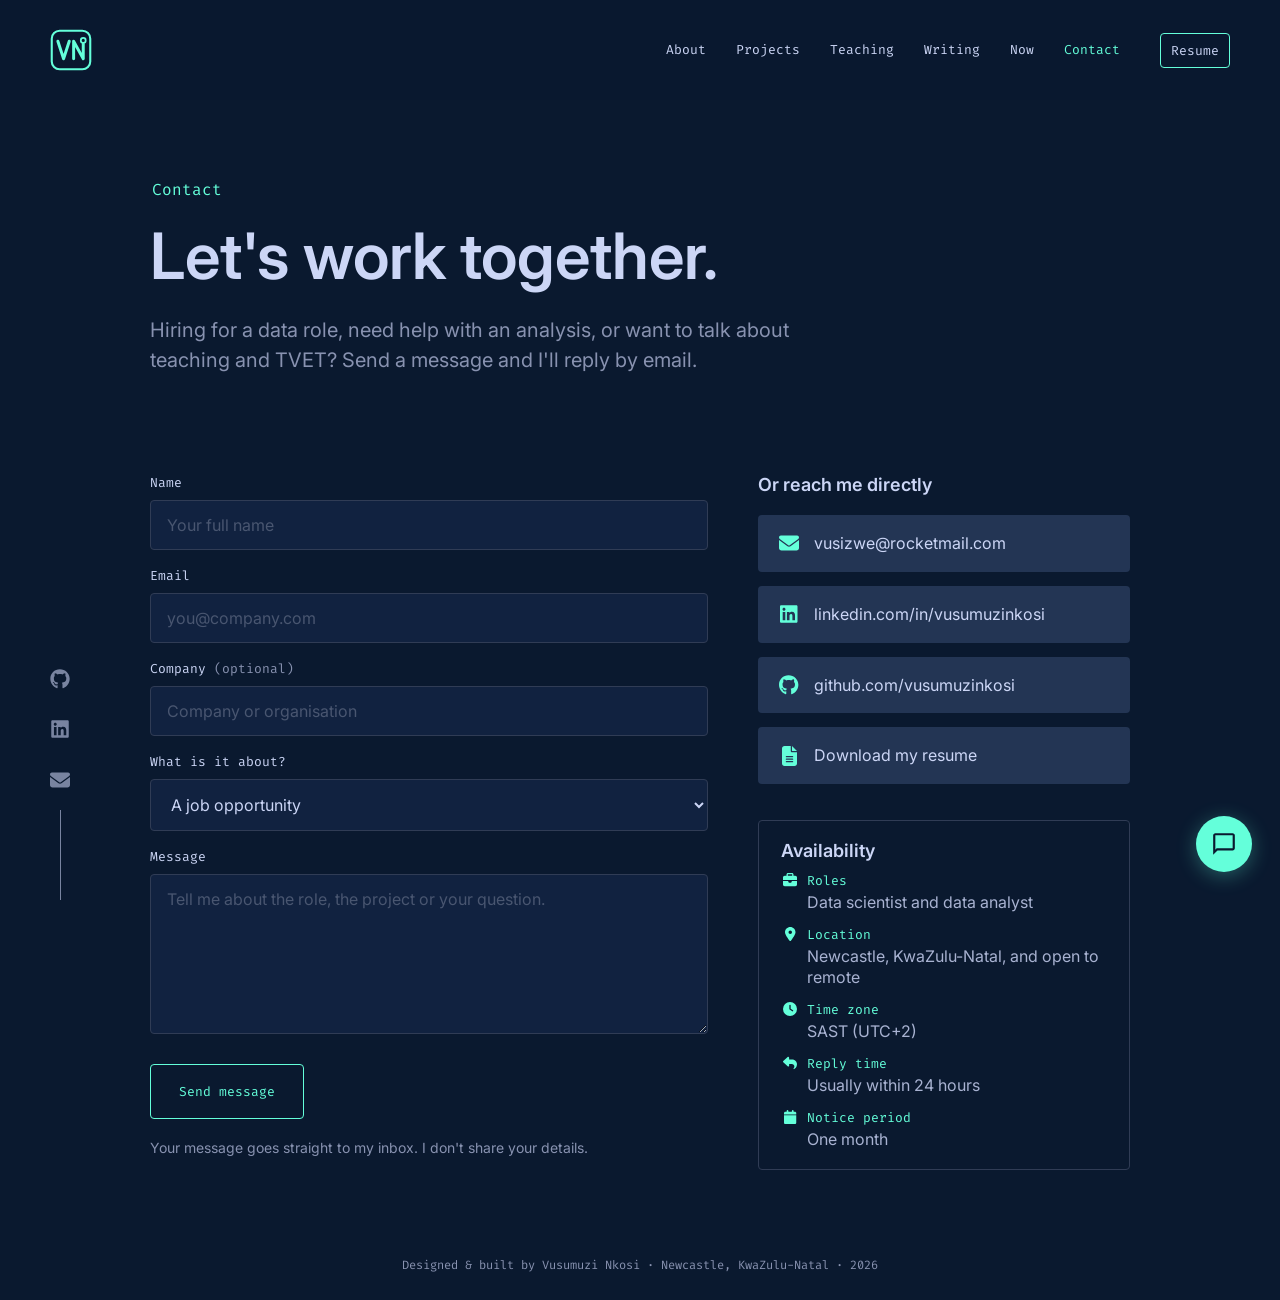
<file: contact.html>
<!DOCTYPE html>
<html lang="en">
<head>
    <meta charset="UTF-8">
    <meta name="viewport" content="width=device-width, initial-scale=1.0">
    <title>Contact | Vusumuzi Nkosi</title>
    <meta name="description" content="Contact Vusumuzi Nkosi about data scientist and data analyst roles, data projects, or teaching and training.">
    <meta property="og:type" content="website">
    <meta property="og:title" content="Contact | Vusumuzi Nkosi">
    <meta property="og:description" content="Contact Vusumuzi Nkosi about data scientist and data analyst roles, data projects, or teaching and training.">
    <meta property="og:url" content="https://vusumuzinkosi.github.io/contact.html">
    <meta property="og:image" content="https://vusumuzinkosi.github.io/assets/images/social-preview.jpg?v=20261025b">
    <meta property="og:image:width" content="1200">
    <meta property="og:image:height" content="630">
    <meta property="og:site_name" content="Vusumuzi Nkosi">
    <meta name="twitter:card" content="summary_large_image">
    <meta name="twitter:image" content="https://vusumuzinkosi.github.io/assets/images/social-preview.jpg?v=20261025b">
    <link rel="canonical" href="https://vusumuzinkosi.github.io/contact.html">
    <meta name="theme-color" content="#0a192f">
    <link rel="icon" type="image/svg+xml" href="favicon.svg">
    <link rel="icon" type="image/png" sizes="32x32" href="favicon-32x32.png">
    <link rel="apple-touch-icon" sizes="180x180" href="apple-touch-icon.png">
    <link rel="preconnect" href="https://fonts.googleapis.com">
    <link rel="preconnect" href="https://fonts.gstatic.com" crossorigin>
    <link href="https://fonts.googleapis.com/css2?family=Fira+Code:wght@300;400;500;600&family=Inter:wght@300;400;500;600;700&display=swap" rel="stylesheet">
    <link rel="stylesheet" href="assets/css/style.css?v=20261024f">
    <link rel="stylesheet" href="assets/css/site.css?v=20261025b">
    <link rel="stylesheet" href="chatbot/chatbot.css?v=20261025b">
</head>
<body>
    <a class="skip-link" href="#main">Skip to content</a>

    <div class="social-links-fixed">
        <ul>
            <li><a href="https://github.com/vusumuzinkosi" target="_blank" rel="noopener" aria-label="GitHub"><i class="icon icon-github" aria-hidden="true"><svg viewBox="0 0 496 512" width="0.9688em" height="1em" aria-hidden="true" focusable="false"><path d="M165.9 397.4c0 2-2.3 3.6-5.2 3.6-3.3.3-5.6-1.3-5.6-3.6 0-2 2.3-3.6 5.2-3.6 3-.3 5.6 1.3 5.6 3.6zm-31.1-4.5c-.7 2 1.3 4.3 4.3 4.9 2.6 1 5.6 0 6.2-2s-1.3-4.3-4.3-5.2c-2.6-.7-5.5.3-6.2 2.3zm44.2-1.7c-2.9.7-4.9 2.6-4.6 4.9.3 2 2.9 3.3 5.9 2.6 2.9-.7 4.9-2.6 4.6-4.6-.3-1.9-3-3.2-5.9-2.9zM244.8 8C106.1 8 0 113.3 0 252c0 110.9 69.8 205.8 169.5 239.2 12.8 2.3 17.3-5.6 17.3-12.1 0-6.2-.3-40.4-.3-61.4 0 0-70 15-84.7-29.8 0 0-11.4-29.1-27.8-36.6 0 0-22.9-15.7 1.6-15.4 0 0 24.9 2 38.6 25.8 21.9 38.6 58.6 27.5 72.9 20.9 2.3-16 8.8-27.1 16-33.7-55.9-6.2-112.3-14.3-112.3-110.5 0-27.5 7.6-41.3 23.6-58.9-2.6-6.5-11.1-33.3 2.6-67.9 20.9-6.5 69 27 69 27 20-5.6 41.5-8.5 62.8-8.5s42.8 2.9 62.8 8.5c0 0 48.1-33.6 69-27 13.7 34.7 5.2 61.4 2.6 67.9 16 17.7 25.8 31.5 25.8 58.9 0 96.5-58.9 104.2-114.8 110.5 9.2 7.9 17 22.9 17 46.4 0 33.7-.3 75.4-.3 83.6 0 6.5 4.6 14.4 17.3 12.1C428.2 457.8 496 362.9 496 252 496 113.3 383.5 8 244.8 8zM97.2 352.9c-1.3 1-1 3.3.7 5.2 1.6 1.6 3.9 2.3 5.2 1 1.3-1 1-3.3-.7-5.2-1.6-1.6-3.9-2.3-5.2-1zm-10.8-8.1c-.7 1.3.3 2.9 2.3 3.9 1.6 1 3.6.7 4.3-.7.7-1.3-.3-2.9-2.3-3.9-2-.6-3.6-.3-4.3.7zm32.4 35.6c-1.6 1.3-1 4.3 1.3 6.2 2.3 2.3 5.2 2.6 6.5 1 1.3-1.3.7-4.3-1.3-6.2-2.2-2.3-5.2-2.6-6.5-1zm-11.4-14.7c-1.6 1-1.6 3.6 0 5.9 1.6 2.3 4.3 3.3 5.6 2.3 1.6-1.3 1.6-3.9 0-6.2-1.4-2.3-4-3.3-5.6-2z"/></svg></i></a></li>
            <li><a href="https://www.linkedin.com/in/vusumuzinkosi/" target="_blank" rel="noopener" aria-label="LinkedIn"><i class="icon icon-linkedin" aria-hidden="true"><svg viewBox="0 0 448 512" width="0.875em" height="1em" aria-hidden="true" focusable="false"><path d="M416 32H31.9C14.3 32 0 46.5 0 64.3v383.4C0 465.5 14.3 480 31.9 480H416c17.6 0 32-14.5 32-32.3V64.3c0-17.8-14.4-32.3-32-32.3zM135.4 416H69V202.2h66.5V416zm-33.2-243c-21.3 0-38.5-17.3-38.5-38.5S80.9 96 102.2 96c21.2 0 38.5 17.3 38.5 38.5 0 21.3-17.2 38.5-38.5 38.5zm282.1 243h-66.4V312c0-24.8-.5-56.7-34.5-56.7-34.6 0-39.9 27-39.9 54.9V416h-66.4V202.2h63.7v29.2h.9c8.9-16.8 30.6-34.5 62.9-34.5 67.2 0 79.7 44.3 79.7 101.9V416z"/></svg></i></a></li>
            <li><a href="mailto:vusizwe@rocketmail.com" aria-label="Email"><i class="icon icon-envelope" aria-hidden="true"><svg viewBox="0 0 512 512" width="1em" height="1em" aria-hidden="true" focusable="false"><path d="M48 64C21.5 64 0 85.5 0 112c0 15.1 7.1 29.3 19.2 38.4L236.8 313.6c11.4 8.5 27 8.5 38.4 0L492.8 150.4c12.1-9.1 19.2-23.3 19.2-38.4c0-26.5-21.5-48-48-48H48zM0 176V384c0 35.3 28.7 64 64 64H448c35.3 0 64-28.7 64-64V176L294.4 339.2c-22.8 17.1-54 17.1-76.8 0L0 176z"/></svg></i></a></li>
        </ul>
    </div>

    <header class="header">
        <nav class="nav" aria-label="Main">
            <div class="nav-logo">
                <a href="./" aria-label="Vusumuzi Nkosi, home"><svg class="logo-mark" viewBox="0 0 48 48" width="42" height="42" aria-hidden="true" focusable="false"><rect x="2" y="2" width="44" height="44" rx="9" fill="none" stroke="#64ffda" stroke-width="2.4"/><polyline points="9,14 15.5,34 22,14" fill="none" stroke="#64ffda" stroke-width="3.4" stroke-linecap="round" stroke-linejoin="round"/><polyline points="27,34 27,14 38,34 38,17" fill="none" stroke="#64ffda" stroke-width="3.4" stroke-linecap="round" stroke-linejoin="round"/><circle cx="38" cy="13" r="2.8" fill="#0a192f" stroke="#64ffda" stroke-width="2"/></svg></a>
            </div>
            <button class="nav-toggle" type="button" aria-controls="nav-menu" aria-expanded="false" aria-label="Open menu"><span></span></button>
            <div class="nav-menu" id="nav-menu">
                <ol>
                    <li><a href="about.html">About</a></li>
                    <li><a href="projects/">Projects</a></li>
                    <li><a href="teaching.html">Teaching</a></li>
                    <li><a href="writing/">Writing</a></li>
                    <li><a href="now.html">Now</a></li>
                    <li><a href="contact.html" aria-current="page">Contact</a></li>
                </ol>
                <a href="assets/Curriculum_Vitae_Vusumuzi.pdf?v=20261106a" target="_blank" rel="noopener" class="nav-cv-button" data-goatcounter-click="resume-download">Resume</a>
            </div>
        </nav>
    </header>
    <div class="nav-scrim"></div>

    <main id="main">
        <section class="page-hero">
            <p class="overline">Contact</p>
            <h1>Let's work together.</h1>
            <p class="lede">Hiring for a data role, need help with an analysis, or want to talk about teaching and TVET? Send a message and I'll reply by email.</p>
        </section>

        <section class="page-section">
            <div class="contact-layout">
                <form class="contact-form" action="https://formsubmit.co/vusizwe@rocketmail.com" method="POST">
                    <input type="hidden" name="_subject" value="New message from vusumuzinkosi.github.io">
                    <input type="hidden" name="_next" value="https://vusumuzinkosi.github.io/contact.html?sent=1">
                    <input type="hidden" name="_template" value="table">
                    <input type="text" name="_honey" class="hp" tabindex="-1" autocomplete="off" aria-hidden="true">
                    <div>
                        <label for="name">Name</label>
                        <input id="name" name="name" type="text" autocomplete="name" placeholder="Your full name" required>
                    </div>
                    <div>
                        <label for="email">Email</label>
                        <input id="email" name="email" type="email" autocomplete="email" placeholder="you@company.com" required>
                    </div>
                    <div>
                        <label for="company">Company <span class="optional">(optional)</span></label>
                        <input id="company" name="company" type="text" autocomplete="organization" placeholder="Company or organisation">
                    </div>
                    <div>
                        <label for="topic">What is it about?</label>
                        <select id="topic" name="topic">
                            <option>A job opportunity</option>
                            <option>A data project</option>
                            <option>Teaching or training</option>
                            <option>Something else</option>
                        </select>
                    </div>
                    <div>
                        <label for="message">Message</label>
                        <textarea id="message" name="message" minlength="10" placeholder="Tell me about the role, the project or your question." required></textarea>
                    </div>
                    <button class="cta-button" type="submit">Send message</button>
                    <p class="form-note" data-form-status aria-live="polite">Your message goes straight to my inbox. I don't share your details.</p>
                </form>

                <div class="contact-aside">
                    <h2 class="aside-heading">Or reach me directly</h2>
                    <a href="mailto:vusizwe@rocketmail.com?subject=Hello%20from%20your%20portfolio"><i class="icon icon-envelope" aria-hidden="true"><svg viewBox="0 0 512 512" width="1em" height="1em" aria-hidden="true" focusable="false"><path d="M48 64C21.5 64 0 85.5 0 112c0 15.1 7.1 29.3 19.2 38.4L236.8 313.6c11.4 8.5 27 8.5 38.4 0L492.8 150.4c12.1-9.1 19.2-23.3 19.2-38.4c0-26.5-21.5-48-48-48H48zM0 176V384c0 35.3 28.7 64 64 64H448c35.3 0 64-28.7 64-64V176L294.4 339.2c-22.8 17.1-54 17.1-76.8 0L0 176z"/></svg></i>vusizwe@rocketmail.com</a>
                    <a href="https://www.linkedin.com/in/vusumuzinkosi/" target="_blank" rel="noopener"><i class="icon icon-linkedin" aria-hidden="true"><svg viewBox="0 0 448 512" width="0.875em" height="1em" aria-hidden="true" focusable="false"><path d="M416 32H31.9C14.3 32 0 46.5 0 64.3v383.4C0 465.5 14.3 480 31.9 480H416c17.6 0 32-14.5 32-32.3V64.3c0-17.8-14.4-32.3-32-32.3zM135.4 416H69V202.2h66.5V416zm-33.2-243c-21.3 0-38.5-17.3-38.5-38.5S80.9 96 102.2 96c21.2 0 38.5 17.3 38.5 38.5 0 21.3-17.2 38.5-38.5 38.5zm282.1 243h-66.4V312c0-24.8-.5-56.7-34.5-56.7-34.6 0-39.9 27-39.9 54.9V416h-66.4V202.2h63.7v29.2h.9c8.9-16.8 30.6-34.5 62.9-34.5 67.2 0 79.7 44.3 79.7 101.9V416z"/></svg></i>linkedin.com/in/vusumuzinkosi</a>
                    <a href="https://github.com/vusumuzinkosi" target="_blank" rel="noopener"><i class="icon icon-github" aria-hidden="true"><svg viewBox="0 0 496 512" width="0.9688em" height="1em" aria-hidden="true" focusable="false"><path d="M165.9 397.4c0 2-2.3 3.6-5.2 3.6-3.3.3-5.6-1.3-5.6-3.6 0-2 2.3-3.6 5.2-3.6 3-.3 5.6 1.3 5.6 3.6zm-31.1-4.5c-.7 2 1.3 4.3 4.3 4.9 2.6 1 5.6 0 6.2-2s-1.3-4.3-4.3-5.2c-2.6-.7-5.5.3-6.2 2.3zm44.2-1.7c-2.9.7-4.9 2.6-4.6 4.9.3 2 2.9 3.3 5.9 2.6 2.9-.7 4.9-2.6 4.6-4.6-.3-1.9-3-3.2-5.9-2.9zM244.8 8C106.1 8 0 113.3 0 252c0 110.9 69.8 205.8 169.5 239.2 12.8 2.3 17.3-5.6 17.3-12.1 0-6.2-.3-40.4-.3-61.4 0 0-70 15-84.7-29.8 0 0-11.4-29.1-27.8-36.6 0 0-22.9-15.7 1.6-15.4 0 0 24.9 2 38.6 25.8 21.9 38.6 58.6 27.5 72.9 20.9 2.3-16 8.8-27.1 16-33.7-55.9-6.2-112.3-14.3-112.3-110.5 0-27.5 7.6-41.3 23.6-58.9-2.6-6.5-11.1-33.3 2.6-67.9 20.9-6.5 69 27 69 27 20-5.6 41.5-8.5 62.8-8.5s42.8 2.9 62.8 8.5c0 0 48.1-33.6 69-27 13.7 34.7 5.2 61.4 2.6 67.9 16 17.7 25.8 31.5 25.8 58.9 0 96.5-58.9 104.2-114.8 110.5 9.2 7.9 17 22.9 17 46.4 0 33.7-.3 75.4-.3 83.6 0 6.5 4.6 14.4 17.3 12.1C428.2 457.8 496 362.9 496 252 496 113.3 383.5 8 244.8 8zM97.2 352.9c-1.3 1-1 3.3.7 5.2 1.6 1.6 3.9 2.3 5.2 1 1.3-1 1-3.3-.7-5.2-1.6-1.6-3.9-2.3-5.2-1zm-10.8-8.1c-.7 1.3.3 2.9 2.3 3.9 1.6 1 3.6.7 4.3-.7.7-1.3-.3-2.9-2.3-3.9-2-.6-3.6-.3-4.3.7zm32.4 35.6c-1.6 1.3-1 4.3 1.3 6.2 2.3 2.3 5.2 2.6 6.5 1 1.3-1.3.7-4.3-1.3-6.2-2.2-2.3-5.2-2.6-6.5-1zm-11.4-14.7c-1.6 1-1.6 3.6 0 5.9 1.6 2.3 4.3 3.3 5.6 2.3 1.6-1.3 1.6-3.9 0-6.2-1.4-2.3-4-3.3-5.6-2z"/></svg></i>github.com/vusumuzinkosi</a>
                    <a href="assets/Curriculum_Vitae_Vusumuzi.pdf?v=20261106a" target="_blank" rel="noopener" data-goatcounter-click="resume-download"><i class="icon icon-file-alt" aria-hidden="true"><svg viewBox="0 0 384 512" width="0.75em" height="1em" aria-hidden="true" focusable="false"><path d="M64 0C28.7 0 0 28.7 0 64V448c0 35.3 28.7 64 64 64H320c35.3 0 64-28.7 64-64V160H256c-17.7 0-32-14.3-32-32V0H64zM256 0V128H384L256 0zM112 256H272c8.8 0 16 7.2 16 16s-7.2 16-16 16H112c-8.8 0-16-7.2-16-16s7.2-16 16-16zm0 64H272c8.8 0 16 7.2 16 16s-7.2 16-16 16H112c-8.8 0-16-7.2-16-16s7.2-16 16-16zm0 64H272c8.8 0 16 7.2 16 16s-7.2 16-16 16H112c-8.8 0-16-7.2-16-16s7.2-16 16-16z"/></svg></i>Download my resume</a>

                    <div class="availability">
                        <h2 class="aside-heading">Availability</h2>
                        <dl>
                            <div><dt><i class="icon icon-briefcase" aria-hidden="true"><svg viewBox="0 0 512 512" width="1em" height="1em" aria-hidden="true" focusable="false"><path d="M184 48H328c4.4 0 8 3.6 8 8V96H176V56c0-4.4 3.6-8 8-8zm-56 8V96H64C28.7 96 0 124.7 0 160v96H192 320 512V160c0-35.3-28.7-64-64-64H384V56c0-30.9-25.1-56-56-56H184c-30.9 0-56 25.1-56 56zM512 288H320v32c0 17.7-14.3 32-32 32H224c-17.7 0-32-14.3-32-32V288H0V416c0 35.3 28.7 64 64 64H448c35.3 0 64-28.7 64-64V288z"/></svg></i>Roles</dt><dd>Data scientist and data analyst</dd></div>
                            <div><dt><i class="icon icon-map-marker-alt" aria-hidden="true"><svg viewBox="0 0 384 512" width="0.75em" height="1em" aria-hidden="true" focusable="false"><path d="M215.7 499.2C267 435 384 279.4 384 192C384 86 298 0 192 0S0 86 0 192c0 87.4 117 243 168.3 307.2c12.3 15.3 35.1 15.3 47.4 0zM192 128a64 64 0 1 1 0 128 64 64 0 1 1 0-128z"/></svg></i>Location</dt><dd>Newcastle, KwaZulu-Natal, and open to remote</dd></div>
                            <div><dt><i class="icon icon-clock" aria-hidden="true"><svg viewBox="0 0 512 512" width="1em" height="1em" aria-hidden="true" focusable="false"><path d="M256 0a256 256 0 1 1 0 512A256 256 0 1 1 256 0zM232 120V256c0 8 4 15.5 10.7 20l96 64c11 7.4 25.9 4.4 33.3-6.7s4.4-25.9-6.7-33.3L280 243.2V120c0-13.3-10.7-24-24-24s-24 10.7-24 24z"/></svg></i>Time zone</dt><dd>SAST (UTC+2)</dd></div>
                            <div><dt><i class="icon icon-reply" aria-hidden="true"><svg viewBox="0 0 512 512" width="1em" height="1em" aria-hidden="true" focusable="false"><path d="M205 34.8c11.5 5.1 19 16.6 19 29.2v64H336c97.2 0 176 78.8 176 176c0 113.3-81.5 163.9-100.2 174.1c-2.5 1.4-5.3 1.9-8.1 1.9c-10.9 0-19.7-8.9-19.7-19.7c0-7.5 4.3-14.4 9.8-19.5c9.4-8.8 22.2-26.4 22.2-56.7c0-53-43-96-96-96H224v64c0 12.6-7.4 24.1-19 29.2s-25 3-34.4-5.4l-160-144C3.9 225.7 0 217.1 0 208s3.9-17.7 10.6-23.8l160-144c9.4-8.5 22.9-10.6 34.4-5.4z"/></svg></i>Reply time</dt><dd>Usually within 24 hours</dd></div>
                            <div><dt><i class="icon icon-calendar" aria-hidden="true"><svg viewBox="0 0 448 512" width="0.875em" height="1em" aria-hidden="true" focusable="false"><path d="M96 32V64H48C21.5 64 0 85.5 0 112v48H448V112c0-26.5-21.5-48-48-48H352V32c0-17.7-14.3-32-32-32s-32 14.3-32 32V64H160V32c0-17.7-14.3-32-32-32S96 14.3 96 32zM448 192H0V464c0 26.5 21.5 48 48 48H400c26.5 0 48-21.5 48-48V192z"/></svg></i>Notice period</dt><dd>One month</dd></div>
                        </dl>
                    </div>
                </div>
            </div>
        </section>
    </main>

    <footer class="footer">
        <div class="footer-social">
            <ul>
                <li><a href="https://github.com/vusumuzinkosi" target="_blank" rel="noopener" aria-label="GitHub"><i class="icon icon-github" aria-hidden="true"><svg viewBox="0 0 496 512" width="0.9688em" height="1em" aria-hidden="true" focusable="false"><path d="M165.9 397.4c0 2-2.3 3.6-5.2 3.6-3.3.3-5.6-1.3-5.6-3.6 0-2 2.3-3.6 5.2-3.6 3-.3 5.6 1.3 5.6 3.6zm-31.1-4.5c-.7 2 1.3 4.3 4.3 4.9 2.6 1 5.6 0 6.2-2s-1.3-4.3-4.3-5.2c-2.6-.7-5.5.3-6.2 2.3zm44.2-1.7c-2.9.7-4.9 2.6-4.6 4.9.3 2 2.9 3.3 5.9 2.6 2.9-.7 4.9-2.6 4.6-4.6-.3-1.9-3-3.2-5.9-2.9zM244.8 8C106.1 8 0 113.3 0 252c0 110.9 69.8 205.8 169.5 239.2 12.8 2.3 17.3-5.6 17.3-12.1 0-6.2-.3-40.4-.3-61.4 0 0-70 15-84.7-29.8 0 0-11.4-29.1-27.8-36.6 0 0-22.9-15.7 1.6-15.4 0 0 24.9 2 38.6 25.8 21.9 38.6 58.6 27.5 72.9 20.9 2.3-16 8.8-27.1 16-33.7-55.9-6.2-112.3-14.3-112.3-110.5 0-27.5 7.6-41.3 23.6-58.9-2.6-6.5-11.1-33.3 2.6-67.9 20.9-6.5 69 27 69 27 20-5.6 41.5-8.5 62.8-8.5s42.8 2.9 62.8 8.5c0 0 48.1-33.6 69-27 13.7 34.7 5.2 61.4 2.6 67.9 16 17.7 25.8 31.5 25.8 58.9 0 96.5-58.9 104.2-114.8 110.5 9.2 7.9 17 22.9 17 46.4 0 33.7-.3 75.4-.3 83.6 0 6.5 4.6 14.4 17.3 12.1C428.2 457.8 496 362.9 496 252 496 113.3 383.5 8 244.8 8zM97.2 352.9c-1.3 1-1 3.3.7 5.2 1.6 1.6 3.9 2.3 5.2 1 1.3-1 1-3.3-.7-5.2-1.6-1.6-3.9-2.3-5.2-1zm-10.8-8.1c-.7 1.3.3 2.9 2.3 3.9 1.6 1 3.6.7 4.3-.7.7-1.3-.3-2.9-2.3-3.9-2-.6-3.6-.3-4.3.7zm32.4 35.6c-1.6 1.3-1 4.3 1.3 6.2 2.3 2.3 5.2 2.6 6.5 1 1.3-1.3.7-4.3-1.3-6.2-2.2-2.3-5.2-2.6-6.5-1zm-11.4-14.7c-1.6 1-1.6 3.6 0 5.9 1.6 2.3 4.3 3.3 5.6 2.3 1.6-1.3 1.6-3.9 0-6.2-1.4-2.3-4-3.3-5.6-2z"/></svg></i></a></li>
                <li><a href="https://www.linkedin.com/in/vusumuzinkosi/" target="_blank" rel="noopener" aria-label="LinkedIn"><i class="icon icon-linkedin" aria-hidden="true"><svg viewBox="0 0 448 512" width="0.875em" height="1em" aria-hidden="true" focusable="false"><path d="M416 32H31.9C14.3 32 0 46.5 0 64.3v383.4C0 465.5 14.3 480 31.9 480H416c17.6 0 32-14.5 32-32.3V64.3c0-17.8-14.4-32.3-32-32.3zM135.4 416H69V202.2h66.5V416zm-33.2-243c-21.3 0-38.5-17.3-38.5-38.5S80.9 96 102.2 96c21.2 0 38.5 17.3 38.5 38.5 0 21.3-17.2 38.5-38.5 38.5zm282.1 243h-66.4V312c0-24.8-.5-56.7-34.5-56.7-34.6 0-39.9 27-39.9 54.9V416h-66.4V202.2h63.7v29.2h.9c8.9-16.8 30.6-34.5 62.9-34.5 67.2 0 79.7 44.3 79.7 101.9V416z"/></svg></i></a></li>
                <li><a href="mailto:vusizwe@rocketmail.com" aria-label="Email"><i class="icon icon-envelope" aria-hidden="true"><svg viewBox="0 0 512 512" width="1em" height="1em" aria-hidden="true" focusable="false"><path d="M48 64C21.5 64 0 85.5 0 112c0 15.1 7.1 29.3 19.2 38.4L236.8 313.6c11.4 8.5 27 8.5 38.4 0L492.8 150.4c12.1-9.1 19.2-23.3 19.2-38.4c0-26.5-21.5-48-48-48H48zM0 176V384c0 35.3 28.7 64 64 64H448c35.3 0 64-28.7 64-64V176L294.4 339.2c-22.8 17.1-54 17.1-76.8 0L0 176z"/></svg></i></a></li>
            </ul>
        </div>
        <div class="footer-content">
            <p>Designed &amp; built by <a href="https://github.com/vusumuzinkosi" target="_blank" rel="noopener">Vusumuzi Nkosi</a> &middot; Newcastle, KwaZulu-Natal &middot; <span data-year>2026</span></p>
        </div>
    </footer>

    <script src="assets/js/main.js?v=20261024f"></script>
    <script src="assets/js/site.js?v=20261025b"></script>
    <script src="chatbot/chatbot.js?v=20261025b" defer></script>
    <!-- Visitor statistics: GoatCounter (no cookies) -->
    <script data-goatcounter="https://vusumuzinkosi.goatcounter.com/count" async src="https://gc.zgo.at/count.js"></script>
</body>
</html>
</file>
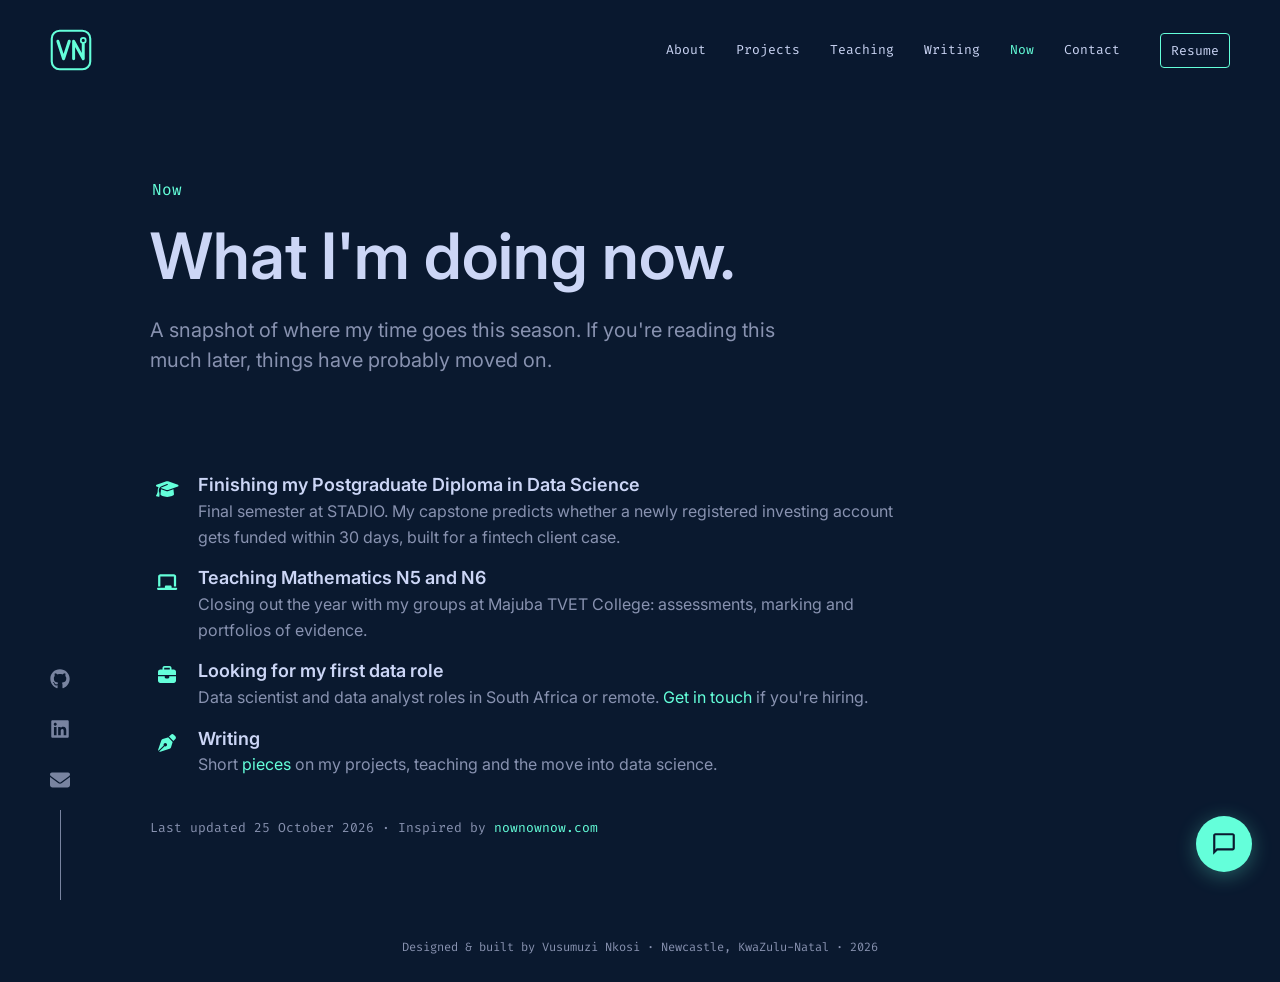
<file: now.html>
<!DOCTYPE html>
<html lang="en">
<head>
    <meta charset="UTF-8">
    <meta name="viewport" content="width=device-width, initial-scale=1.0">
    <title>Now | Vusumuzi Nkosi</title>
    <meta name="description" content="What Vusumuzi Nkosi is working on right now.">
    <meta property="og:type" content="website">
    <meta property="og:title" content="Now | Vusumuzi Nkosi">
    <meta property="og:description" content="What Vusumuzi Nkosi is working on right now.">
    <meta property="og:url" content="https://vusumuzinkosi.github.io/now.html">
    <meta property="og:image" content="https://vusumuzinkosi.github.io/assets/images/social-preview.jpg?v=20261025b">
    <meta property="og:image:width" content="1200">
    <meta property="og:image:height" content="630">
    <meta property="og:site_name" content="Vusumuzi Nkosi">
    <meta name="twitter:card" content="summary_large_image">
    <meta name="twitter:image" content="https://vusumuzinkosi.github.io/assets/images/social-preview.jpg?v=20261025b">
    <link rel="canonical" href="https://vusumuzinkosi.github.io/now.html">
    <meta name="theme-color" content="#0a192f">
    <link rel="icon" type="image/svg+xml" href="favicon.svg">
    <link rel="icon" type="image/png" sizes="32x32" href="favicon-32x32.png">
    <link rel="apple-touch-icon" sizes="180x180" href="apple-touch-icon.png">
    <link rel="preconnect" href="https://fonts.googleapis.com">
    <link rel="preconnect" href="https://fonts.gstatic.com" crossorigin>
    <link href="https://fonts.googleapis.com/css2?family=Fira+Code:wght@300;400;500;600&family=Inter:wght@300;400;500;600;700&display=swap" rel="stylesheet">
    <link rel="stylesheet" href="assets/css/style.css?v=20261024f">
    <link rel="stylesheet" href="assets/css/site.css?v=20261025b">
    <link rel="stylesheet" href="chatbot/chatbot.css?v=20261025b">
</head>
<body>
    <a class="skip-link" href="#main">Skip to content</a>

    <div class="social-links-fixed">
        <ul>
            <li><a href="https://github.com/vusumuzinkosi" target="_blank" rel="noopener" aria-label="GitHub"><i class="icon icon-github" aria-hidden="true"><svg viewBox="0 0 496 512" width="0.9688em" height="1em" aria-hidden="true" focusable="false"><path d="M165.9 397.4c0 2-2.3 3.6-5.2 3.6-3.3.3-5.6-1.3-5.6-3.6 0-2 2.3-3.6 5.2-3.6 3-.3 5.6 1.3 5.6 3.6zm-31.1-4.5c-.7 2 1.3 4.3 4.3 4.9 2.6 1 5.6 0 6.2-2s-1.3-4.3-4.3-5.2c-2.6-.7-5.5.3-6.2 2.3zm44.2-1.7c-2.9.7-4.9 2.6-4.6 4.9.3 2 2.9 3.3 5.9 2.6 2.9-.7 4.9-2.6 4.6-4.6-.3-1.9-3-3.2-5.9-2.9zM244.8 8C106.1 8 0 113.3 0 252c0 110.9 69.8 205.8 169.5 239.2 12.8 2.3 17.3-5.6 17.3-12.1 0-6.2-.3-40.4-.3-61.4 0 0-70 15-84.7-29.8 0 0-11.4-29.1-27.8-36.6 0 0-22.9-15.7 1.6-15.4 0 0 24.9 2 38.6 25.8 21.9 38.6 58.6 27.5 72.9 20.9 2.3-16 8.8-27.1 16-33.7-55.9-6.2-112.3-14.3-112.3-110.5 0-27.5 7.6-41.3 23.6-58.9-2.6-6.5-11.1-33.3 2.6-67.9 20.9-6.5 69 27 69 27 20-5.6 41.5-8.5 62.8-8.5s42.8 2.9 62.8 8.5c0 0 48.1-33.6 69-27 13.7 34.7 5.2 61.4 2.6 67.9 16 17.7 25.8 31.5 25.8 58.9 0 96.5-58.9 104.2-114.8 110.5 9.2 7.9 17 22.9 17 46.4 0 33.7-.3 75.4-.3 83.6 0 6.5 4.6 14.4 17.3 12.1C428.2 457.8 496 362.9 496 252 496 113.3 383.5 8 244.8 8zM97.2 352.9c-1.3 1-1 3.3.7 5.2 1.6 1.6 3.9 2.3 5.2 1 1.3-1 1-3.3-.7-5.2-1.6-1.6-3.9-2.3-5.2-1zm-10.8-8.1c-.7 1.3.3 2.9 2.3 3.9 1.6 1 3.6.7 4.3-.7.7-1.3-.3-2.9-2.3-3.9-2-.6-3.6-.3-4.3.7zm32.4 35.6c-1.6 1.3-1 4.3 1.3 6.2 2.3 2.3 5.2 2.6 6.5 1 1.3-1.3.7-4.3-1.3-6.2-2.2-2.3-5.2-2.6-6.5-1zm-11.4-14.7c-1.6 1-1.6 3.6 0 5.9 1.6 2.3 4.3 3.3 5.6 2.3 1.6-1.3 1.6-3.9 0-6.2-1.4-2.3-4-3.3-5.6-2z"/></svg></i></a></li>
            <li><a href="https://www.linkedin.com/in/vusumuzinkosi/" target="_blank" rel="noopener" aria-label="LinkedIn"><i class="icon icon-linkedin" aria-hidden="true"><svg viewBox="0 0 448 512" width="0.875em" height="1em" aria-hidden="true" focusable="false"><path d="M416 32H31.9C14.3 32 0 46.5 0 64.3v383.4C0 465.5 14.3 480 31.9 480H416c17.6 0 32-14.5 32-32.3V64.3c0-17.8-14.4-32.3-32-32.3zM135.4 416H69V202.2h66.5V416zm-33.2-243c-21.3 0-38.5-17.3-38.5-38.5S80.9 96 102.2 96c21.2 0 38.5 17.3 38.5 38.5 0 21.3-17.2 38.5-38.5 38.5zm282.1 243h-66.4V312c0-24.8-.5-56.7-34.5-56.7-34.6 0-39.9 27-39.9 54.9V416h-66.4V202.2h63.7v29.2h.9c8.9-16.8 30.6-34.5 62.9-34.5 67.2 0 79.7 44.3 79.7 101.9V416z"/></svg></i></a></li>
            <li><a href="mailto:vusizwe@rocketmail.com" aria-label="Email"><i class="icon icon-envelope" aria-hidden="true"><svg viewBox="0 0 512 512" width="1em" height="1em" aria-hidden="true" focusable="false"><path d="M48 64C21.5 64 0 85.5 0 112c0 15.1 7.1 29.3 19.2 38.4L236.8 313.6c11.4 8.5 27 8.5 38.4 0L492.8 150.4c12.1-9.1 19.2-23.3 19.2-38.4c0-26.5-21.5-48-48-48H48zM0 176V384c0 35.3 28.7 64 64 64H448c35.3 0 64-28.7 64-64V176L294.4 339.2c-22.8 17.1-54 17.1-76.8 0L0 176z"/></svg></i></a></li>
        </ul>
    </div>

    <header class="header">
        <nav class="nav" aria-label="Main">
            <div class="nav-logo">
                <a href="./" aria-label="Vusumuzi Nkosi, home"><svg class="logo-mark" viewBox="0 0 48 48" width="42" height="42" aria-hidden="true" focusable="false"><rect x="2" y="2" width="44" height="44" rx="9" fill="none" stroke="#64ffda" stroke-width="2.4"/><polyline points="9,14 15.5,34 22,14" fill="none" stroke="#64ffda" stroke-width="3.4" stroke-linecap="round" stroke-linejoin="round"/><polyline points="27,34 27,14 38,34 38,17" fill="none" stroke="#64ffda" stroke-width="3.4" stroke-linecap="round" stroke-linejoin="round"/><circle cx="38" cy="13" r="2.8" fill="#0a192f" stroke="#64ffda" stroke-width="2"/></svg></a>
            </div>
            <button class="nav-toggle" type="button" aria-controls="nav-menu" aria-expanded="false" aria-label="Open menu"><span></span></button>
            <div class="nav-menu" id="nav-menu">
                <ol>
                    <li><a href="about.html">About</a></li>
                    <li><a href="projects/">Projects</a></li>
                    <li><a href="teaching.html">Teaching</a></li>
                    <li><a href="writing/">Writing</a></li>
                    <li><a href="now.html" aria-current="page">Now</a></li>
                    <li><a href="contact.html">Contact</a></li>
                </ol>
                <a href="assets/Vusumuzi_Nkosi_Resume.pdf?v=20261025c" target="_blank" rel="noopener" class="nav-cv-button" data-goatcounter-click="resume-download">Resume</a>
            </div>
        </nav>
    </header>
    <div class="nav-scrim"></div>

    <main id="main">
        <section class="page-hero">
            <p class="overline">Now</p>
            <h1>What I'm doing now.</h1>
            <p class="lede">A snapshot of where my time goes this season. If you're reading this much later, things have probably moved on.</p>
        </section>

        <section class="page-section">
            <ul class="now-list">
                <li>
                    <i class="icon icon-graduation-cap" aria-hidden="true"><svg viewBox="0 0 640 512" width="1.25em" height="1em" aria-hidden="true" focusable="false"><path d="M320 32c-8.1 0-16.1 1.4-23.7 4.1L15.8 137.4C6.3 140.9 0 149.9 0 160s6.3 19.1 15.8 22.6l57.9 20.9C57.3 229.3 48 259.8 48 291.9v28.1c0 28.4-10.8 57.7-22.3 80.8c-6.5 13-13.9 25.8-22.5 37.6C0 442.7-.9 448.3 .9 453.4s6 8.9 11.2 10.2l64 16c4.2 1.1 8.7 .3 12.4-2s6.3-6.1 7.1-10.4c8.6-42.8 4.3-81.2-2.1-108.7C90.3 344.3 86 329.8 80 316.5V291.9c0-30.2 10.2-58.7 27.9-81.5c12.9-15.5 29.6-28 49.2-35.7l157-61.7c8.2-3.2 17.5 .8 20.7 9s-.8 17.5-9 20.7l-157 61.7c-12.4 4.9-23.3 12.4-32.2 21.6l159.6 57.6c7.6 2.7 15.6 4.1 23.7 4.1s16.1-1.4 23.7-4.1L624.2 182.6c9.5-3.4 15.8-12.5 15.8-22.6s-6.3-19.1-15.8-22.6L343.7 36.1C336.1 33.4 328.1 32 320 32zM128 408c0 35.3 86 72 192 72s192-36.7 192-72L496.7 262.6 354.5 314c-11.1 4-22.8 6-34.5 6s-23.5-2-34.5-6L143.3 262.6 128 408z"/></svg></i>
                    <div>
                        <h3>Finishing my Postgraduate Diploma in Data Science</h3>
                        <p>Final semester at STADIO. My capstone predicts whether a newly registered investing account gets funded within 30 days, built for a fintech client case.</p>
                    </div>
                </li>
                <li>
                    <i class="icon icon-chalkboard" aria-hidden="true"><svg viewBox="0 0 576 512" width="1.125em" height="1em" aria-hidden="true" focusable="false"><path d="M96 32C60.7 32 32 60.7 32 96V384H96V96l384 0V384h64V96c0-35.3-28.7-64-64-64H96zM224 384v32H32c-17.7 0-32 14.3-32 32s14.3 32 32 32H544c17.7 0 32-14.3 32-32s-14.3-32-32-32H416V384c0-17.7-14.3-32-32-32H256c-17.7 0-32 14.3-32 32z"/></svg></i>
                    <div>
                        <h3>Teaching Mathematics N5 and N6</h3>
                        <p>Closing out the year with my groups at Majuba TVET College: assessments, marking and portfolios of evidence.</p>
                    </div>
                </li>
                <li>
                    <i class="icon icon-briefcase" aria-hidden="true"><svg viewBox="0 0 512 512" width="1em" height="1em" aria-hidden="true" focusable="false"><path d="M184 48H328c4.4 0 8 3.6 8 8V96H176V56c0-4.4 3.6-8 8-8zm-56 8V96H64C28.7 96 0 124.7 0 160v96H192 320 512V160c0-35.3-28.7-64-64-64H384V56c0-30.9-25.1-56-56-56H184c-30.9 0-56 25.1-56 56zM512 288H320v32c0 17.7-14.3 32-32 32H224c-17.7 0-32-14.3-32-32V288H0V416c0 35.3 28.7 64 64 64H448c35.3 0 64-28.7 64-64V288z"/></svg></i>
                    <div>
                        <h3>Looking for my first data role</h3>
                        <p>Data scientist and data analyst roles in South Africa or remote. <a href="contact.html">Get in touch</a> if you're hiring.</p>
                    </div>
                </li>
                <li>
                    <i class="icon icon-pen-nib" aria-hidden="true"><svg viewBox="0 0 512 512" width="1em" height="1em" aria-hidden="true" focusable="false"><path d="M368.4 18.3L312.7 74.1 437.9 199.3l55.7-55.7c21.9-21.9 21.9-57.3 0-79.2L447.6 18.3c-21.9-21.9-57.3-21.9-79.2 0zM288 94.6l-9.2 2.8L134.7 140.6c-19.9 6-35.7 21.2-42.3 41L3.8 445.8c-3.8 11.3-1 23.9 7.3 32.4L164.7 324.7c-3-6.3-4.7-13.3-4.7-20.7c0-26.5 21.5-48 48-48s48 21.5 48 48s-21.5 48-48 48c-7.4 0-14.4-1.7-20.7-4.7L33.7 500.9c8.6 8.3 21.1 11.2 32.4 7.3l264.3-88.6c19.7-6.6 35-22.4 41-42.3l43.2-144.1 2.8-9.2L288 94.6z"/></svg></i>
                    <div>
                        <h3>Writing</h3>
                        <p>Short <a href="writing/">pieces</a> on my projects, teaching and the move into data science.</p>
                    </div>
                </li>
            </ul>
            <p class="updated">Last updated 25 October 2026 &middot; Inspired by <a href="https://nownownow.com/about" target="_blank" rel="noopener">nownownow.com</a></p>
        </section>
    </main>

    <footer class="footer">
        <div class="footer-social">
            <ul>
                <li><a href="https://github.com/vusumuzinkosi" target="_blank" rel="noopener" aria-label="GitHub"><i class="icon icon-github" aria-hidden="true"><svg viewBox="0 0 496 512" width="0.9688em" height="1em" aria-hidden="true" focusable="false"><path d="M165.9 397.4c0 2-2.3 3.6-5.2 3.6-3.3.3-5.6-1.3-5.6-3.6 0-2 2.3-3.6 5.2-3.6 3-.3 5.6 1.3 5.6 3.6zm-31.1-4.5c-.7 2 1.3 4.3 4.3 4.9 2.6 1 5.6 0 6.2-2s-1.3-4.3-4.3-5.2c-2.6-.7-5.5.3-6.2 2.3zm44.2-1.7c-2.9.7-4.9 2.6-4.6 4.9.3 2 2.9 3.3 5.9 2.6 2.9-.7 4.9-2.6 4.6-4.6-.3-1.9-3-3.2-5.9-2.9zM244.8 8C106.1 8 0 113.3 0 252c0 110.9 69.8 205.8 169.5 239.2 12.8 2.3 17.3-5.6 17.3-12.1 0-6.2-.3-40.4-.3-61.4 0 0-70 15-84.7-29.8 0 0-11.4-29.1-27.8-36.6 0 0-22.9-15.7 1.6-15.4 0 0 24.9 2 38.6 25.8 21.9 38.6 58.6 27.5 72.9 20.9 2.3-16 8.8-27.1 16-33.7-55.9-6.2-112.3-14.3-112.3-110.5 0-27.5 7.6-41.3 23.6-58.9-2.6-6.5-11.1-33.3 2.6-67.9 20.9-6.5 69 27 69 27 20-5.6 41.5-8.5 62.8-8.5s42.8 2.9 62.8 8.5c0 0 48.1-33.6 69-27 13.7 34.7 5.2 61.4 2.6 67.9 16 17.7 25.8 31.5 25.8 58.9 0 96.5-58.9 104.2-114.8 110.5 9.2 7.9 17 22.9 17 46.4 0 33.7-.3 75.4-.3 83.6 0 6.5 4.6 14.4 17.3 12.1C428.2 457.8 496 362.9 496 252 496 113.3 383.5 8 244.8 8zM97.2 352.9c-1.3 1-1 3.3.7 5.2 1.6 1.6 3.9 2.3 5.2 1 1.3-1 1-3.3-.7-5.2-1.6-1.6-3.9-2.3-5.2-1zm-10.8-8.1c-.7 1.3.3 2.9 2.3 3.9 1.6 1 3.6.7 4.3-.7.7-1.3-.3-2.9-2.3-3.9-2-.6-3.6-.3-4.3.7zm32.4 35.6c-1.6 1.3-1 4.3 1.3 6.2 2.3 2.3 5.2 2.6 6.5 1 1.3-1.3.7-4.3-1.3-6.2-2.2-2.3-5.2-2.6-6.5-1zm-11.4-14.7c-1.6 1-1.6 3.6 0 5.9 1.6 2.3 4.3 3.3 5.6 2.3 1.6-1.3 1.6-3.9 0-6.2-1.4-2.3-4-3.3-5.6-2z"/></svg></i></a></li>
                <li><a href="https://www.linkedin.com/in/vusumuzinkosi/" target="_blank" rel="noopener" aria-label="LinkedIn"><i class="icon icon-linkedin" aria-hidden="true"><svg viewBox="0 0 448 512" width="0.875em" height="1em" aria-hidden="true" focusable="false"><path d="M416 32H31.9C14.3 32 0 46.5 0 64.3v383.4C0 465.5 14.3 480 31.9 480H416c17.6 0 32-14.5 32-32.3V64.3c0-17.8-14.4-32.3-32-32.3zM135.4 416H69V202.2h66.5V416zm-33.2-243c-21.3 0-38.5-17.3-38.5-38.5S80.9 96 102.2 96c21.2 0 38.5 17.3 38.5 38.5 0 21.3-17.2 38.5-38.5 38.5zm282.1 243h-66.4V312c0-24.8-.5-56.7-34.5-56.7-34.6 0-39.9 27-39.9 54.9V416h-66.4V202.2h63.7v29.2h.9c8.9-16.8 30.6-34.5 62.9-34.5 67.2 0 79.7 44.3 79.7 101.9V416z"/></svg></i></a></li>
                <li><a href="mailto:vusizwe@rocketmail.com" aria-label="Email"><i class="icon icon-envelope" aria-hidden="true"><svg viewBox="0 0 512 512" width="1em" height="1em" aria-hidden="true" focusable="false"><path d="M48 64C21.5 64 0 85.5 0 112c0 15.1 7.1 29.3 19.2 38.4L236.8 313.6c11.4 8.5 27 8.5 38.4 0L492.8 150.4c12.1-9.1 19.2-23.3 19.2-38.4c0-26.5-21.5-48-48-48H48zM0 176V384c0 35.3 28.7 64 64 64H448c35.3 0 64-28.7 64-64V176L294.4 339.2c-22.8 17.1-54 17.1-76.8 0L0 176z"/></svg></i></a></li>
            </ul>
        </div>
        <div class="footer-content">
            <p>Designed &amp; built by <a href="https://github.com/vusumuzinkosi" target="_blank" rel="noopener">Vusumuzi Nkosi</a> &middot; Newcastle, KwaZulu-Natal &middot; <span data-year>2026</span></p>
        </div>
    </footer>

    <script src="assets/js/main.js?v=20261024f"></script>
    <script src="assets/js/site.js?v=20261025b"></script>
    <script src="chatbot/chatbot.js?v=20261025b" defer></script>
    <!-- Visitor statistics: GoatCounter (no cookies) -->
    <script data-goatcounter="https://vusumuzinkosi.goatcounter.com/count" async src="https://gc.zgo.at/count.js"></script>
</body>
</html>
</file>
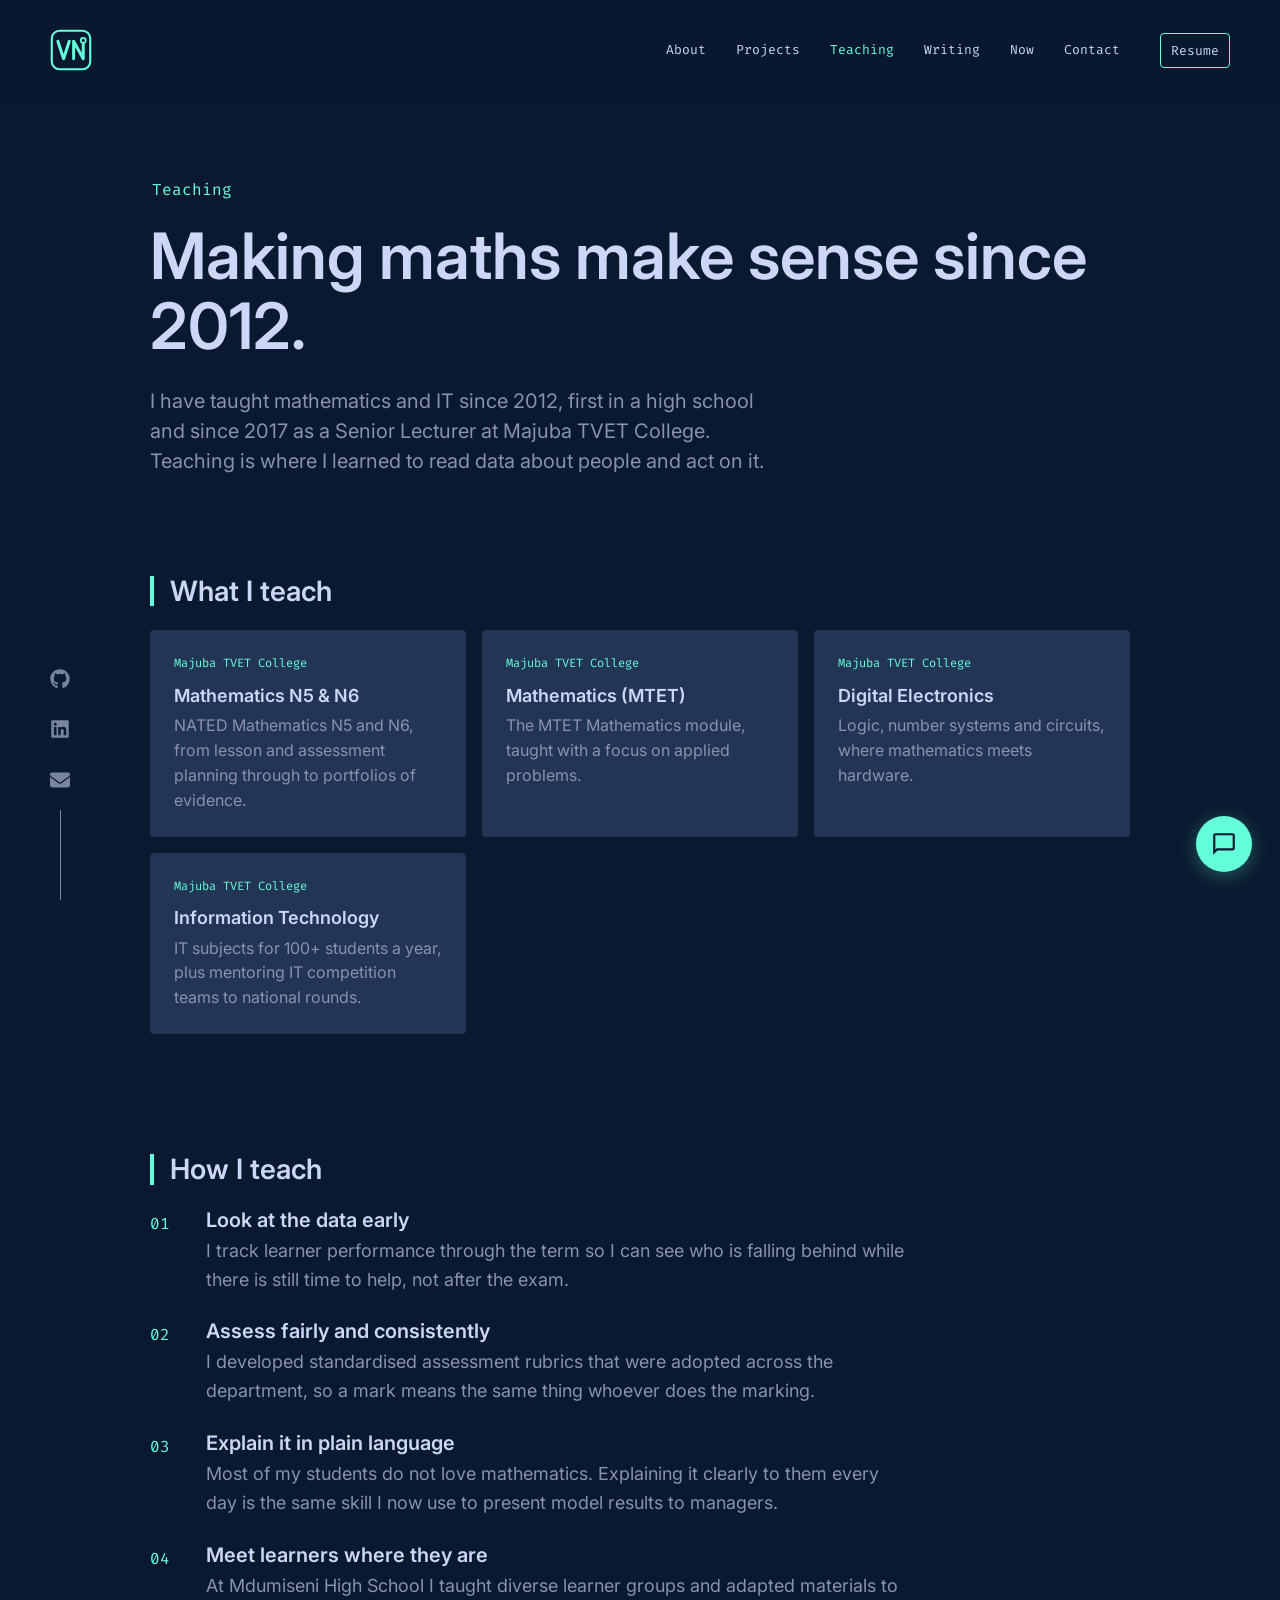
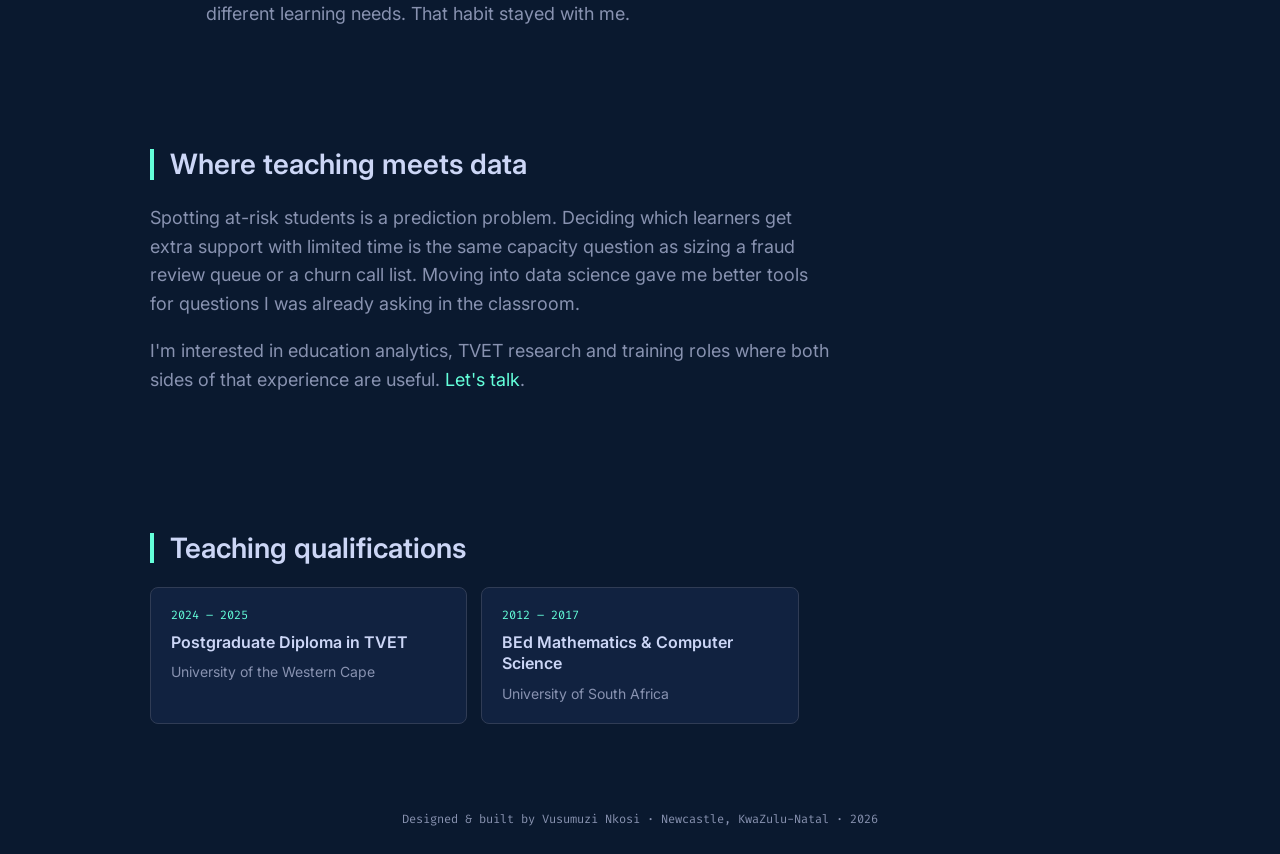
<file: teaching.html>
<!DOCTYPE html>
<html lang="en">
<head>
    <meta charset="UTF-8">
    <meta name="viewport" content="width=device-width, initial-scale=1.0">
    <title>Teaching | Vusumuzi Nkosi</title>
    <meta name="description" content="Vusumuzi Nkosi has taught mathematics and IT since 2012, as a Senior Lecturer at Majuba TVET College and before that at Mdumiseni High School.">
    <meta property="og:type" content="website">
    <meta property="og:title" content="Teaching | Vusumuzi Nkosi">
    <meta property="og:description" content="Vusumuzi Nkosi has taught mathematics and IT since 2012, as a Senior Lecturer at Majuba TVET College and before that at Mdumiseni High School.">
    <meta property="og:url" content="https://vusumuzinkosi.github.io/teaching.html">
    <meta property="og:image" content="https://vusumuzinkosi.github.io/assets/images/social-preview.jpg?v=20261025b">
    <meta property="og:image:width" content="1200">
    <meta property="og:image:height" content="630">
    <meta property="og:site_name" content="Vusumuzi Nkosi">
    <meta name="twitter:card" content="summary_large_image">
    <meta name="twitter:image" content="https://vusumuzinkosi.github.io/assets/images/social-preview.jpg?v=20261025b">
    <link rel="canonical" href="https://vusumuzinkosi.github.io/teaching.html">
    <meta name="theme-color" content="#0a192f">
    <link rel="icon" type="image/svg+xml" href="favicon.svg">
    <link rel="icon" type="image/png" sizes="32x32" href="favicon-32x32.png">
    <link rel="apple-touch-icon" sizes="180x180" href="apple-touch-icon.png">
    <link rel="preconnect" href="https://fonts.googleapis.com">
    <link rel="preconnect" href="https://fonts.gstatic.com" crossorigin>
    <link href="https://fonts.googleapis.com/css2?family=Fira+Code:wght@300;400;500;600&family=Inter:wght@300;400;500;600;700&display=swap" rel="stylesheet">
    <link rel="stylesheet" href="assets/css/style.css?v=20261024f">
    <link rel="stylesheet" href="assets/css/site.css?v=20261025b">
    <link rel="stylesheet" href="chatbot/chatbot.css?v=20261025b">
</head>
<body>
    <a class="skip-link" href="#main">Skip to content</a>

    <div class="social-links-fixed">
        <ul>
            <li><a href="https://github.com/vusumuzinkosi" target="_blank" rel="noopener" aria-label="GitHub"><i class="icon icon-github" aria-hidden="true"><svg viewBox="0 0 496 512" width="0.9688em" height="1em" aria-hidden="true" focusable="false"><path d="M165.9 397.4c0 2-2.3 3.6-5.2 3.6-3.3.3-5.6-1.3-5.6-3.6 0-2 2.3-3.6 5.2-3.6 3-.3 5.6 1.3 5.6 3.6zm-31.1-4.5c-.7 2 1.3 4.3 4.3 4.9 2.6 1 5.6 0 6.2-2s-1.3-4.3-4.3-5.2c-2.6-.7-5.5.3-6.2 2.3zm44.2-1.7c-2.9.7-4.9 2.6-4.6 4.9.3 2 2.9 3.3 5.9 2.6 2.9-.7 4.9-2.6 4.6-4.6-.3-1.9-3-3.2-5.9-2.9zM244.8 8C106.1 8 0 113.3 0 252c0 110.9 69.8 205.8 169.5 239.2 12.8 2.3 17.3-5.6 17.3-12.1 0-6.2-.3-40.4-.3-61.4 0 0-70 15-84.7-29.8 0 0-11.4-29.1-27.8-36.6 0 0-22.9-15.7 1.6-15.4 0 0 24.9 2 38.6 25.8 21.9 38.6 58.6 27.5 72.9 20.9 2.3-16 8.8-27.1 16-33.7-55.9-6.2-112.3-14.3-112.3-110.5 0-27.5 7.6-41.3 23.6-58.9-2.6-6.5-11.1-33.3 2.6-67.9 20.9-6.5 69 27 69 27 20-5.6 41.5-8.5 62.8-8.5s42.8 2.9 62.8 8.5c0 0 48.1-33.6 69-27 13.7 34.7 5.2 61.4 2.6 67.9 16 17.7 25.8 31.5 25.8 58.9 0 96.5-58.9 104.2-114.8 110.5 9.2 7.9 17 22.9 17 46.4 0 33.7-.3 75.4-.3 83.6 0 6.5 4.6 14.4 17.3 12.1C428.2 457.8 496 362.9 496 252 496 113.3 383.5 8 244.8 8zM97.2 352.9c-1.3 1-1 3.3.7 5.2 1.6 1.6 3.9 2.3 5.2 1 1.3-1 1-3.3-.7-5.2-1.6-1.6-3.9-2.3-5.2-1zm-10.8-8.1c-.7 1.3.3 2.9 2.3 3.9 1.6 1 3.6.7 4.3-.7.7-1.3-.3-2.9-2.3-3.9-2-.6-3.6-.3-4.3.7zm32.4 35.6c-1.6 1.3-1 4.3 1.3 6.2 2.3 2.3 5.2 2.6 6.5 1 1.3-1.3.7-4.3-1.3-6.2-2.2-2.3-5.2-2.6-6.5-1zm-11.4-14.7c-1.6 1-1.6 3.6 0 5.9 1.6 2.3 4.3 3.3 5.6 2.3 1.6-1.3 1.6-3.9 0-6.2-1.4-2.3-4-3.3-5.6-2z"/></svg></i></a></li>
            <li><a href="https://www.linkedin.com/in/vusumuzinkosi/" target="_blank" rel="noopener" aria-label="LinkedIn"><i class="icon icon-linkedin" aria-hidden="true"><svg viewBox="0 0 448 512" width="0.875em" height="1em" aria-hidden="true" focusable="false"><path d="M416 32H31.9C14.3 32 0 46.5 0 64.3v383.4C0 465.5 14.3 480 31.9 480H416c17.6 0 32-14.5 32-32.3V64.3c0-17.8-14.4-32.3-32-32.3zM135.4 416H69V202.2h66.5V416zm-33.2-243c-21.3 0-38.5-17.3-38.5-38.5S80.9 96 102.2 96c21.2 0 38.5 17.3 38.5 38.5 0 21.3-17.2 38.5-38.5 38.5zm282.1 243h-66.4V312c0-24.8-.5-56.7-34.5-56.7-34.6 0-39.9 27-39.9 54.9V416h-66.4V202.2h63.7v29.2h.9c8.9-16.8 30.6-34.5 62.9-34.5 67.2 0 79.7 44.3 79.7 101.9V416z"/></svg></i></a></li>
            <li><a href="mailto:vusizwe@rocketmail.com" aria-label="Email"><i class="icon icon-envelope" aria-hidden="true"><svg viewBox="0 0 512 512" width="1em" height="1em" aria-hidden="true" focusable="false"><path d="M48 64C21.5 64 0 85.5 0 112c0 15.1 7.1 29.3 19.2 38.4L236.8 313.6c11.4 8.5 27 8.5 38.4 0L492.8 150.4c12.1-9.1 19.2-23.3 19.2-38.4c0-26.5-21.5-48-48-48H48zM0 176V384c0 35.3 28.7 64 64 64H448c35.3 0 64-28.7 64-64V176L294.4 339.2c-22.8 17.1-54 17.1-76.8 0L0 176z"/></svg></i></a></li>
        </ul>
    </div>

    <header class="header">
        <nav class="nav" aria-label="Main">
            <div class="nav-logo">
                <a href="./" aria-label="Vusumuzi Nkosi, home"><svg class="logo-mark" viewBox="0 0 48 48" width="42" height="42" aria-hidden="true" focusable="false"><rect x="2" y="2" width="44" height="44" rx="9" fill="none" stroke="#64ffda" stroke-width="2.4"/><polyline points="9,14 15.5,34 22,14" fill="none" stroke="#64ffda" stroke-width="3.4" stroke-linecap="round" stroke-linejoin="round"/><polyline points="27,34 27,14 38,34 38,17" fill="none" stroke="#64ffda" stroke-width="3.4" stroke-linecap="round" stroke-linejoin="round"/><circle cx="38" cy="13" r="2.8" fill="#0a192f" stroke="#64ffda" stroke-width="2"/></svg></a>
            </div>
            <button class="nav-toggle" type="button" aria-controls="nav-menu" aria-expanded="false" aria-label="Open menu"><span></span></button>
            <div class="nav-menu" id="nav-menu">
                <ol>
                    <li><a href="about.html">About</a></li>
                    <li><a href="projects/">Projects</a></li>
                    <li><a href="teaching.html" aria-current="page">Teaching</a></li>
                    <li><a href="writing/">Writing</a></li>
                    <li><a href="now.html">Now</a></li>
                    <li><a href="contact.html">Contact</a></li>
                </ol>
                <a href="assets/Vusumuzi_Nkosi_Resume.pdf?v=20261025c" target="_blank" rel="noopener" class="nav-cv-button" data-goatcounter-click="resume-download">Resume</a>
            </div>
        </nav>
    </header>
    <div class="nav-scrim"></div>

    <main id="main">
        <section class="page-hero">
            <p class="overline">Teaching</p>
            <h1>Making maths make sense since 2012.</h1>
            <p class="lede">I have taught mathematics and IT since 2012, first in a high school and since 2017 as a Senior Lecturer at Majuba TVET College. Teaching is where I learned to read data about people and act on it.</p>
        </section>

        <section class="page-section" aria-labelledby="subjects-h">
            <h2 class="section-heading" id="subjects-h">What I teach</h2>
            <ul class="card-grid">
                <li class="info-card">
                    <span class="info-meta">Majuba TVET College</span>
                    <h3>Mathematics N5 &amp; N6</h3>
                    <p>NATED Mathematics N5 and N6, from lesson and assessment planning through to portfolios of evidence.</p>
                </li>
                <li class="info-card">
                    <span class="info-meta">Majuba TVET College</span>
                    <h3>Mathematics (MTET)</h3>
                    <p>The MTET Mathematics module, taught with a focus on applied problems.</p>
                </li>
                <li class="info-card">
                    <span class="info-meta">Majuba TVET College</span>
                    <h3>Digital Electronics</h3>
                    <p>Logic, number systems and circuits, where mathematics meets hardware.</p>
                </li>
                <li class="info-card">
                    <span class="info-meta">Majuba TVET College</span>
                    <h3>Information Technology</h3>
                    <p>IT subjects for 100+ students a year, plus mentoring IT competition teams to national rounds.</p>
                </li>
            </ul>
        </section>

        <section class="page-section" aria-labelledby="approach-h">
            <h2 class="section-heading" id="approach-h">How I teach</h2>
            <ol class="principles">
                <li>
                    <h3>Look at the data early</h3>
                    <p>I track learner performance through the term so I can see who is falling behind while there is still time to help, not after the exam.</p>
                </li>
                <li>
                    <h3>Assess fairly and consistently</h3>
                    <p>I developed standardised assessment rubrics that were adopted across the department, so a mark means the same thing whoever does the marking.</p>
                </li>
                <li>
                    <h3>Explain it in plain language</h3>
                    <p>Most of my students do not love mathematics. Explaining it clearly to them every day is the same skill I now use to present model results to managers.</p>
                </li>
                <li>
                    <h3>Meet learners where they are</h3>
                    <p>At Mdumiseni High School I taught diverse learner groups and adapted materials to different learning needs. That habit stayed with me.</p>
                </li>
            </ol>
        </section>

        <section class="page-section" aria-labelledby="bridge-h">
            <h2 class="section-heading" id="bridge-h">Where teaching meets data</h2>
            <div class="prose">
                <p>Spotting at-risk students is a prediction problem. Deciding which learners get extra support with limited time is the same capacity question as sizing a fraud review queue or a churn call list. Moving into data science gave me better tools for questions I was already asking in the classroom.</p>
                <p>I'm interested in education analytics, TVET research and training roles where both sides of that experience are useful. <a href="contact.html">Let's talk</a>.</p>
            </div>
        </section>

        <section class="page-section" aria-labelledby="quals-h">
            <h2 class="section-heading" id="quals-h">Teaching qualifications</h2>
            <ul class="edu-grid">
                <li class="edu-card">
                    <span class="edu-year">2024 &ndash; 2025</span>
                    <span class="edu-name">Postgraduate Diploma in TVET</span>
                    <span class="edu-org">University of the Western Cape</span>
                </li>
                <li class="edu-card">
                    <span class="edu-year">2012 &ndash; 2017</span>
                    <span class="edu-name">BEd Mathematics &amp; Computer Science</span>
                    <span class="edu-org">University of South Africa</span>
                </li>
            </ul>
        </section>
    </main>

    <footer class="footer">
        <div class="footer-social">
            <ul>
                <li><a href="https://github.com/vusumuzinkosi" target="_blank" rel="noopener" aria-label="GitHub"><i class="icon icon-github" aria-hidden="true"><svg viewBox="0 0 496 512" width="0.9688em" height="1em" aria-hidden="true" focusable="false"><path d="M165.9 397.4c0 2-2.3 3.6-5.2 3.6-3.3.3-5.6-1.3-5.6-3.6 0-2 2.3-3.6 5.2-3.6 3-.3 5.6 1.3 5.6 3.6zm-31.1-4.5c-.7 2 1.3 4.3 4.3 4.9 2.6 1 5.6 0 6.2-2s-1.3-4.3-4.3-5.2c-2.6-.7-5.5.3-6.2 2.3zm44.2-1.7c-2.9.7-4.9 2.6-4.6 4.9.3 2 2.9 3.3 5.9 2.6 2.9-.7 4.9-2.6 4.6-4.6-.3-1.9-3-3.2-5.9-2.9zM244.8 8C106.1 8 0 113.3 0 252c0 110.9 69.8 205.8 169.5 239.2 12.8 2.3 17.3-5.6 17.3-12.1 0-6.2-.3-40.4-.3-61.4 0 0-70 15-84.7-29.8 0 0-11.4-29.1-27.8-36.6 0 0-22.9-15.7 1.6-15.4 0 0 24.9 2 38.6 25.8 21.9 38.6 58.6 27.5 72.9 20.9 2.3-16 8.8-27.1 16-33.7-55.9-6.2-112.3-14.3-112.3-110.5 0-27.5 7.6-41.3 23.6-58.9-2.6-6.5-11.1-33.3 2.6-67.9 20.9-6.5 69 27 69 27 20-5.6 41.5-8.5 62.8-8.5s42.8 2.9 62.8 8.5c0 0 48.1-33.6 69-27 13.7 34.7 5.2 61.4 2.6 67.9 16 17.7 25.8 31.5 25.8 58.9 0 96.5-58.9 104.2-114.8 110.5 9.2 7.9 17 22.9 17 46.4 0 33.7-.3 75.4-.3 83.6 0 6.5 4.6 14.4 17.3 12.1C428.2 457.8 496 362.9 496 252 496 113.3 383.5 8 244.8 8zM97.2 352.9c-1.3 1-1 3.3.7 5.2 1.6 1.6 3.9 2.3 5.2 1 1.3-1 1-3.3-.7-5.2-1.6-1.6-3.9-2.3-5.2-1zm-10.8-8.1c-.7 1.3.3 2.9 2.3 3.9 1.6 1 3.6.7 4.3-.7.7-1.3-.3-2.9-2.3-3.9-2-.6-3.6-.3-4.3.7zm32.4 35.6c-1.6 1.3-1 4.3 1.3 6.2 2.3 2.3 5.2 2.6 6.5 1 1.3-1.3.7-4.3-1.3-6.2-2.2-2.3-5.2-2.6-6.5-1zm-11.4-14.7c-1.6 1-1.6 3.6 0 5.9 1.6 2.3 4.3 3.3 5.6 2.3 1.6-1.3 1.6-3.9 0-6.2-1.4-2.3-4-3.3-5.6-2z"/></svg></i></a></li>
                <li><a href="https://www.linkedin.com/in/vusumuzinkosi/" target="_blank" rel="noopener" aria-label="LinkedIn"><i class="icon icon-linkedin" aria-hidden="true"><svg viewBox="0 0 448 512" width="0.875em" height="1em" aria-hidden="true" focusable="false"><path d="M416 32H31.9C14.3 32 0 46.5 0 64.3v383.4C0 465.5 14.3 480 31.9 480H416c17.6 0 32-14.5 32-32.3V64.3c0-17.8-14.4-32.3-32-32.3zM135.4 416H69V202.2h66.5V416zm-33.2-243c-21.3 0-38.5-17.3-38.5-38.5S80.9 96 102.2 96c21.2 0 38.5 17.3 38.5 38.5 0 21.3-17.2 38.5-38.5 38.5zm282.1 243h-66.4V312c0-24.8-.5-56.7-34.5-56.7-34.6 0-39.9 27-39.9 54.9V416h-66.4V202.2h63.7v29.2h.9c8.9-16.8 30.6-34.5 62.9-34.5 67.2 0 79.7 44.3 79.7 101.9V416z"/></svg></i></a></li>
                <li><a href="mailto:vusizwe@rocketmail.com" aria-label="Email"><i class="icon icon-envelope" aria-hidden="true"><svg viewBox="0 0 512 512" width="1em" height="1em" aria-hidden="true" focusable="false"><path d="M48 64C21.5 64 0 85.5 0 112c0 15.1 7.1 29.3 19.2 38.4L236.8 313.6c11.4 8.5 27 8.5 38.4 0L492.8 150.4c12.1-9.1 19.2-23.3 19.2-38.4c0-26.5-21.5-48-48-48H48zM0 176V384c0 35.3 28.7 64 64 64H448c35.3 0 64-28.7 64-64V176L294.4 339.2c-22.8 17.1-54 17.1-76.8 0L0 176z"/></svg></i></a></li>
            </ul>
        </div>
        <div class="footer-content">
            <p>Designed &amp; built by <a href="https://github.com/vusumuzinkosi" target="_blank" rel="noopener">Vusumuzi Nkosi</a> &middot; Newcastle, KwaZulu-Natal &middot; <span data-year>2026</span></p>
        </div>
    </footer>

    <script src="assets/js/main.js?v=20261024f"></script>
    <script src="assets/js/site.js?v=20261025b"></script>
    <script src="chatbot/chatbot.js?v=20261025b" defer></script>
    <!-- Visitor statistics: GoatCounter (no cookies) -->
    <script data-goatcounter="https://vusumuzinkosi.goatcounter.com/count" async src="https://gc.zgo.at/count.js"></script>
</body>
</html>
</file>
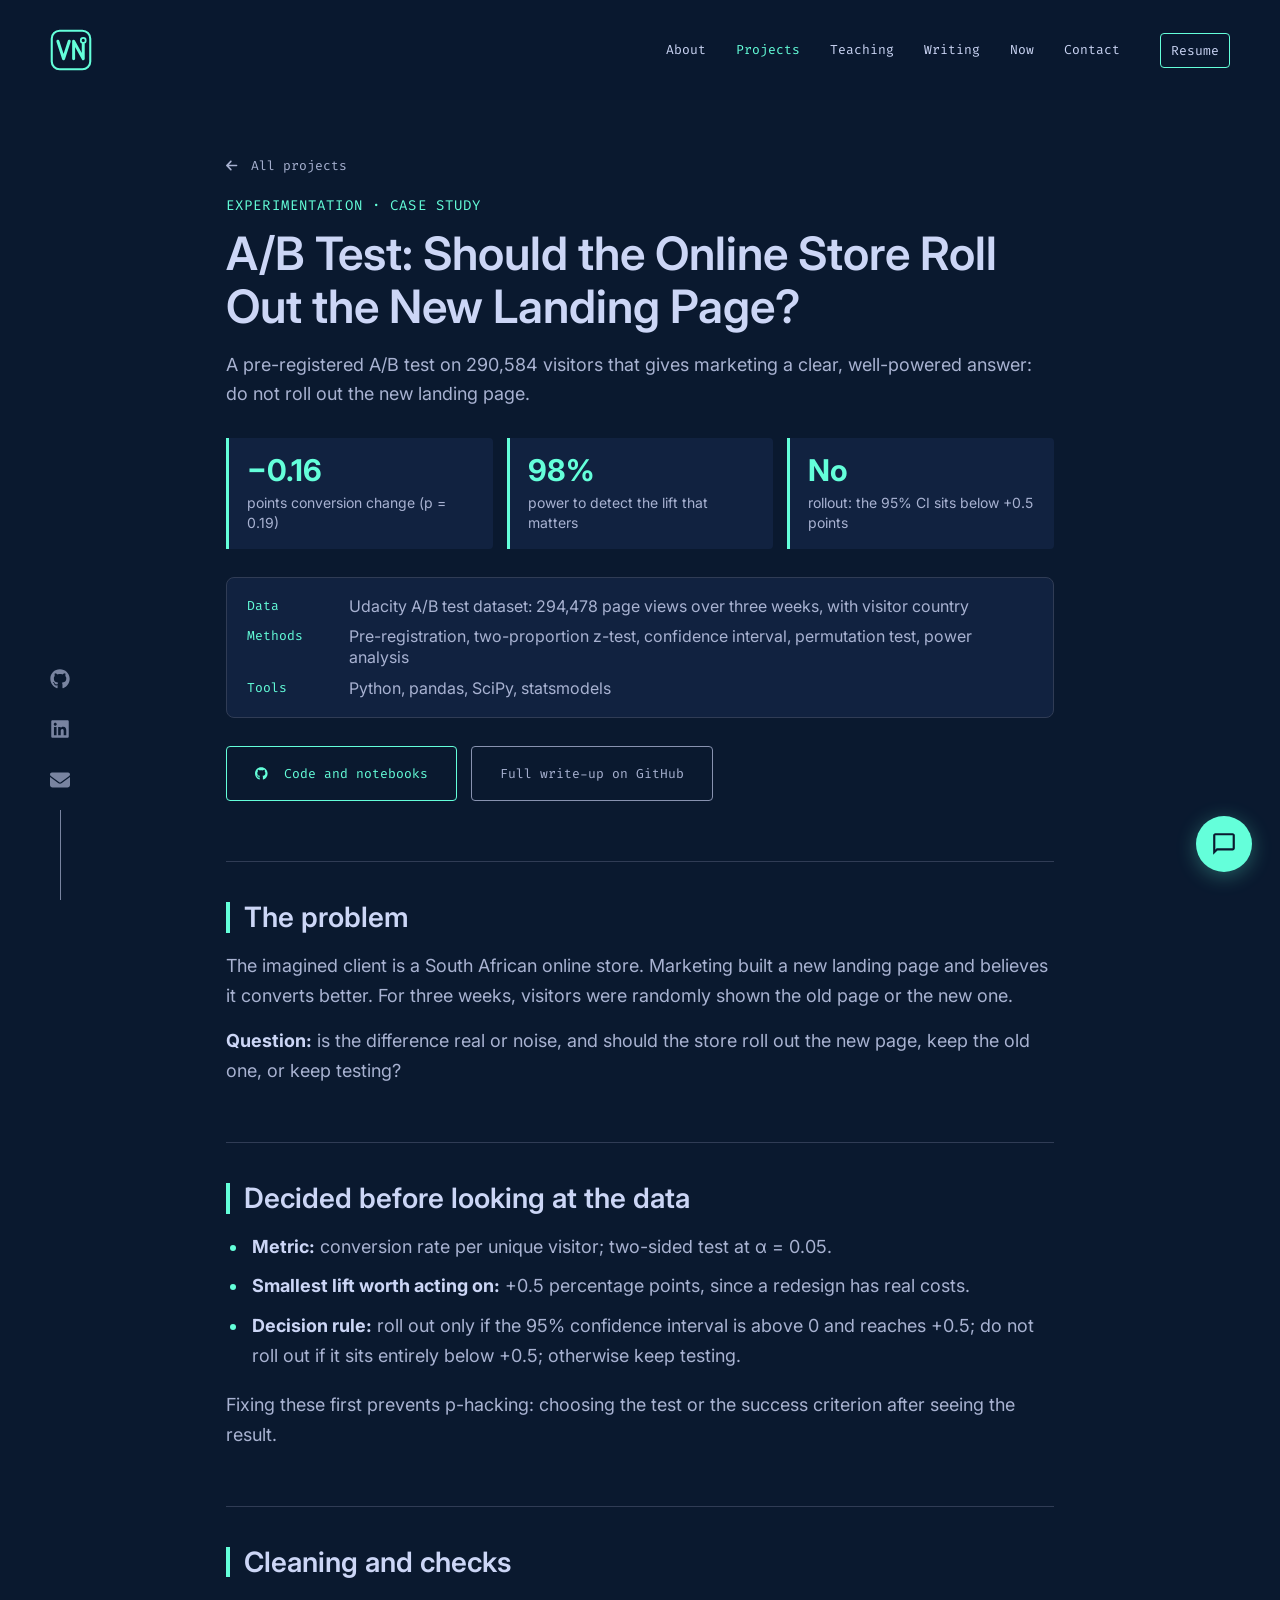
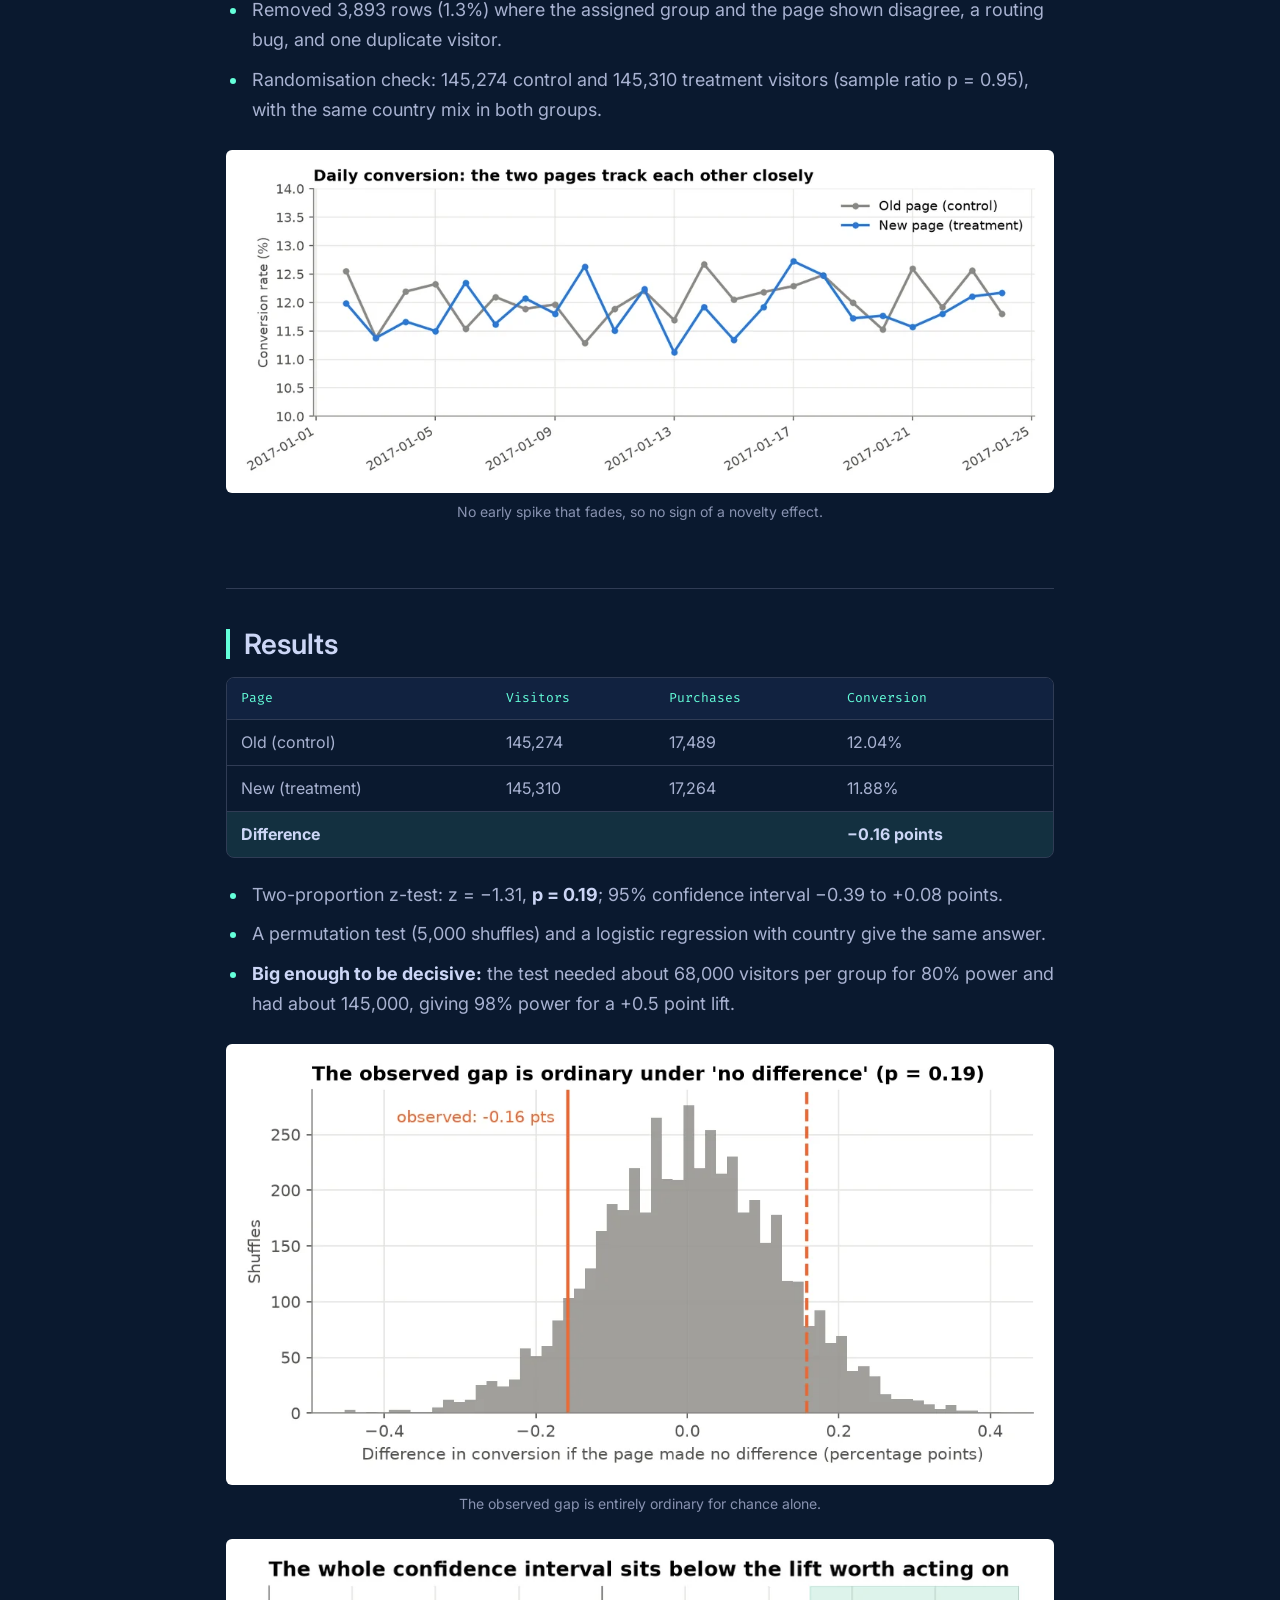
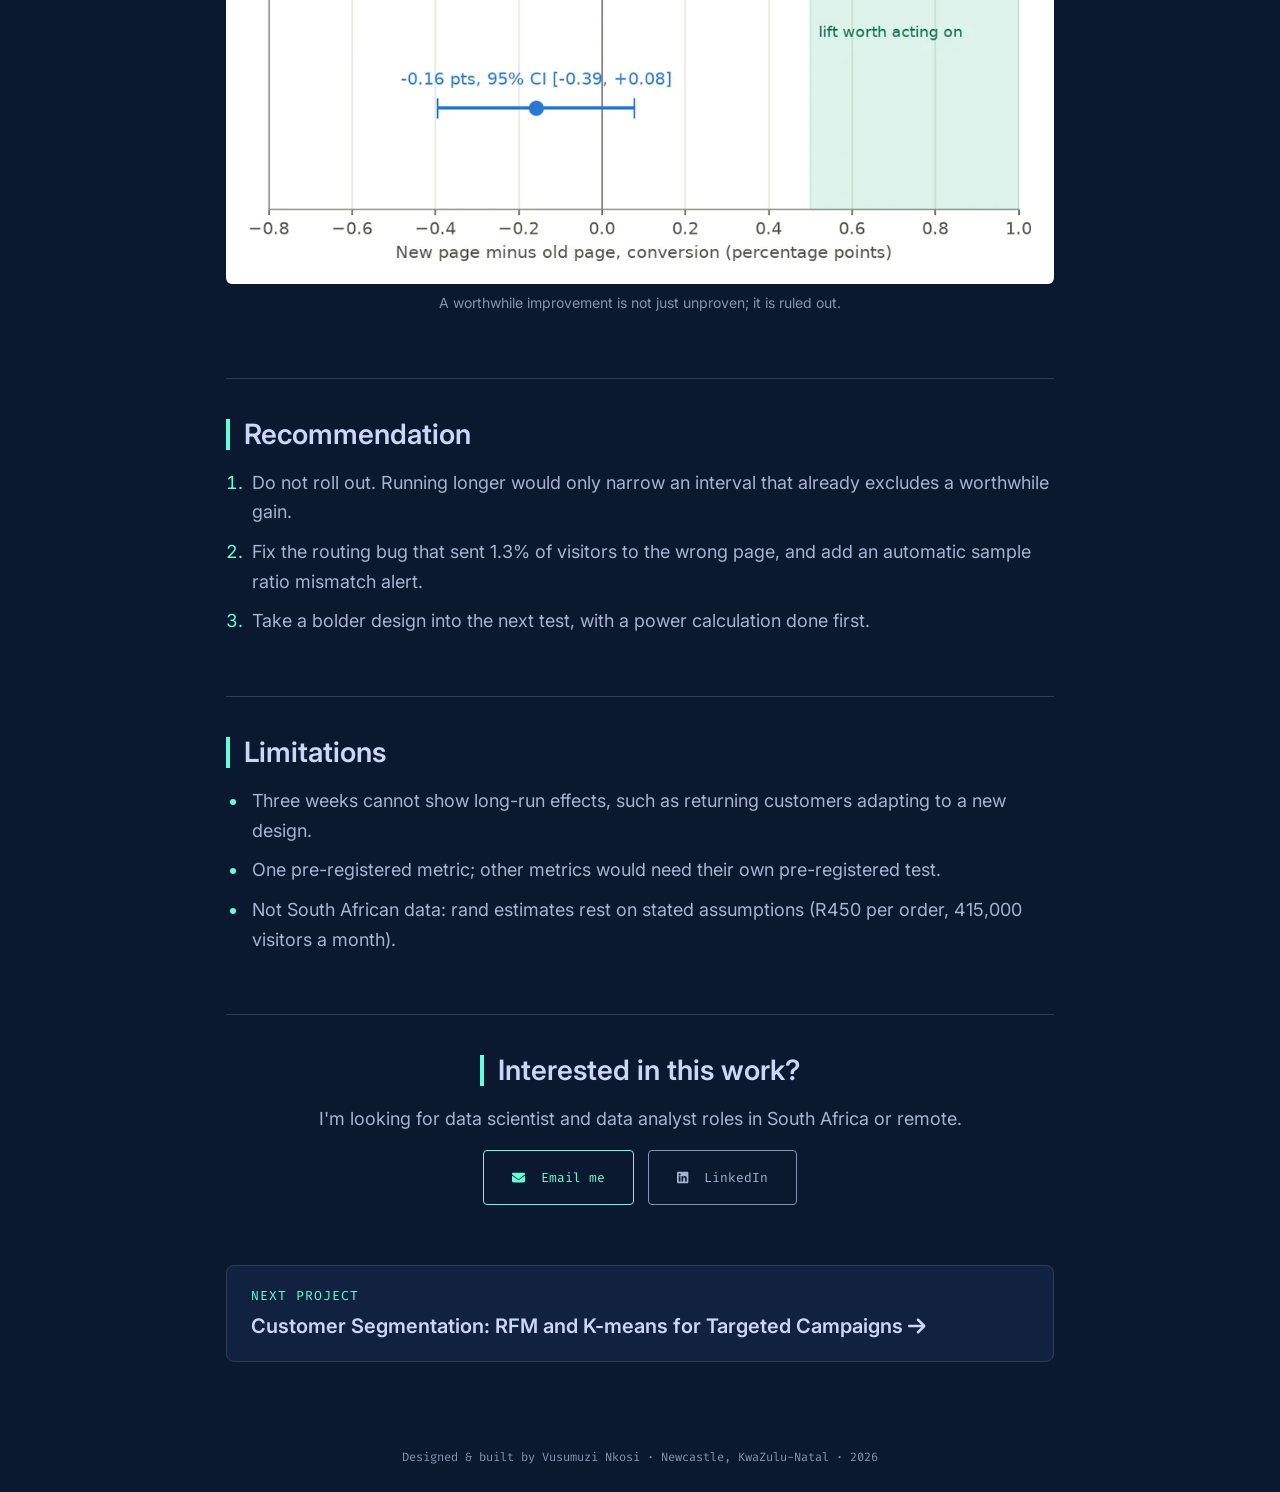
<file: projects/ab-test-landing-page.html>
<!DOCTYPE html>
<html lang="en">
<head>
    <meta charset="UTF-8">
    <meta name="viewport" content="width=device-width, initial-scale=1.0">
    <title>A/B Test: Should the Online Store Roll Out the New Landing Page? | Vusumuzi Nkosi</title>
    <meta name="description" content="A pre-registered A/B test on 290,584 visitors that gives marketing a clear, well-powered answer: do not roll out the new landing page.">
    <meta property="og:type" content="article">
    <meta property="og:title" content="A/B Test: Should the Online Store Roll Out the New Landing Page?">
    <meta property="og:description" content="A pre-registered A/B test on 290,584 visitors that gives marketing a clear, well-powered answer: do not roll out the new landing page.">
    <meta property="og:url" content="https://vusumuzinkosi.github.io/projects/ab-test-landing-page.html">
    <meta property="og:image" content="https://vusumuzinkosi.github.io/assets/images/social/ab-test-landing-page.jpg">
    <meta property="og:image:width" content="1200">
    <meta property="og:image:height" content="630">
    <meta property="og:image:alt" content="A/B Test: conversion change of -0.16 points, do not roll out, with a chart of the confidence interval">
    <meta property="og:site_name" content="Vusumuzi Nkosi">
    <meta name="twitter:card" content="summary_large_image">
    <meta name="twitter:image" content="https://vusumuzinkosi.github.io/assets/images/social/ab-test-landing-page.jpg">
    <link rel="canonical" href="https://vusumuzinkosi.github.io/projects/ab-test-landing-page.html">
    <meta name="theme-color" content="#0a192f">
    <link rel="icon" type="image/svg+xml" href="../favicon.svg">
    <link rel="icon" type="image/png" sizes="32x32" href="../favicon-32x32.png">
    <link rel="apple-touch-icon" sizes="180x180" href="../apple-touch-icon.png">
    <link rel="preconnect" href="https://fonts.googleapis.com">
    <link rel="preconnect" href="https://fonts.gstatic.com" crossorigin>
    <link href="https://fonts.googleapis.com/css2?family=Fira+Code:wght@300;400;500;600&family=Inter:wght@300;400;500;600;700&display=swap" rel="stylesheet">
    <link rel="stylesheet" href="../assets/css/style.css?v=20261024f">
    <link rel="stylesheet" href="../assets/css/site.css?v=20261025b">
    <link rel="stylesheet" href="../assets/css/project.css?v=20261024j">
    <link rel="stylesheet" href="../chatbot/chatbot.css?v=20261025b">
    <script type="application/ld+json">
    {
      "@context": "https://schema.org",
      "@type": "Article",
      "headline": "A/B Test: Should the Online Store Roll Out the New Landing Page?",
      "description": "A pre-registered A/B test on 290,584 visitors that gives marketing a clear, well-powered answer: do not roll out the new landing page.",
      "url": "https://vusumuzinkosi.github.io/projects/ab-test-landing-page.html",
      "mainEntityOfPage": "https://vusumuzinkosi.github.io/projects/ab-test-landing-page.html",
      "image": "https://vusumuzinkosi.github.io/assets/images/social/ab-test-landing-page.jpg",
      "author": {
        "@type": "Person",
        "name": "Vusumuzi Nkosi",
        "url": "https://vusumuzinkosi.github.io/"
      },
      "inLanguage": "en",
      "isBasedOn": "https://github.com/vusumuzinkosi/ab-test-landing-page"
    }
    </script>
</head>
<body class="cs-page">
    <a class="skip-link" href="#main">Skip to content</a>

    <div class="social-links-fixed">
        <ul>
            <li><a href="https://github.com/vusumuzinkosi" target="_blank" rel="noopener" aria-label="GitHub"><i class="icon icon-github" aria-hidden="true"><svg viewBox="0 0 496 512" width="0.9688em" height="1em" aria-hidden="true" focusable="false"><path d="M165.9 397.4c0 2-2.3 3.6-5.2 3.6-3.3.3-5.6-1.3-5.6-3.6 0-2 2.3-3.6 5.2-3.6 3-.3 5.6 1.3 5.6 3.6zm-31.1-4.5c-.7 2 1.3 4.3 4.3 4.9 2.6 1 5.6 0 6.2-2s-1.3-4.3-4.3-5.2c-2.6-.7-5.5.3-6.2 2.3zm44.2-1.7c-2.9.7-4.9 2.6-4.6 4.9.3 2 2.9 3.3 5.9 2.6 2.9-.7 4.9-2.6 4.6-4.6-.3-1.9-3-3.2-5.9-2.9zM244.8 8C106.1 8 0 113.3 0 252c0 110.9 69.8 205.8 169.5 239.2 12.8 2.3 17.3-5.6 17.3-12.1 0-6.2-.3-40.4-.3-61.4 0 0-70 15-84.7-29.8 0 0-11.4-29.1-27.8-36.6 0 0-22.9-15.7 1.6-15.4 0 0 24.9 2 38.6 25.8 21.9 38.6 58.6 27.5 72.9 20.9 2.3-16 8.8-27.1 16-33.7-55.9-6.2-112.3-14.3-112.3-110.5 0-27.5 7.6-41.3 23.6-58.9-2.6-6.5-11.1-33.3 2.6-67.9 20.9-6.5 69 27 69 27 20-5.6 41.5-8.5 62.8-8.5s42.8 2.9 62.8 8.5c0 0 48.1-33.6 69-27 13.7 34.7 5.2 61.4 2.6 67.9 16 17.7 25.8 31.5 25.8 58.9 0 96.5-58.9 104.2-114.8 110.5 9.2 7.9 17 22.9 17 46.4 0 33.7-.3 75.4-.3 83.6 0 6.5 4.6 14.4 17.3 12.1C428.2 457.8 496 362.9 496 252 496 113.3 383.5 8 244.8 8zM97.2 352.9c-1.3 1-1 3.3.7 5.2 1.6 1.6 3.9 2.3 5.2 1 1.3-1 1-3.3-.7-5.2-1.6-1.6-3.9-2.3-5.2-1zm-10.8-8.1c-.7 1.3.3 2.9 2.3 3.9 1.6 1 3.6.7 4.3-.7.7-1.3-.3-2.9-2.3-3.9-2-.6-3.6-.3-4.3.7zm32.4 35.6c-1.6 1.3-1 4.3 1.3 6.2 2.3 2.3 5.2 2.6 6.5 1 1.3-1.3.7-4.3-1.3-6.2-2.2-2.3-5.2-2.6-6.5-1zm-11.4-14.7c-1.6 1-1.6 3.6 0 5.9 1.6 2.3 4.3 3.3 5.6 2.3 1.6-1.3 1.6-3.9 0-6.2-1.4-2.3-4-3.3-5.6-2z"/></svg></i></a></li>
            <li><a href="https://www.linkedin.com/in/vusumuzinkosi/" target="_blank" rel="noopener" aria-label="LinkedIn"><i class="icon icon-linkedin" aria-hidden="true"><svg viewBox="0 0 448 512" width="0.875em" height="1em" aria-hidden="true" focusable="false"><path d="M416 32H31.9C14.3 32 0 46.5 0 64.3v383.4C0 465.5 14.3 480 31.9 480H416c17.6 0 32-14.5 32-32.3V64.3c0-17.8-14.4-32.3-32-32.3zM135.4 416H69V202.2h66.5V416zm-33.2-243c-21.3 0-38.5-17.3-38.5-38.5S80.9 96 102.2 96c21.2 0 38.5 17.3 38.5 38.5 0 21.3-17.2 38.5-38.5 38.5zm282.1 243h-66.4V312c0-24.8-.5-56.7-34.5-56.7-34.6 0-39.9 27-39.9 54.9V416h-66.4V202.2h63.7v29.2h.9c8.9-16.8 30.6-34.5 62.9-34.5 67.2 0 79.7 44.3 79.7 101.9V416z"/></svg></i></a></li>
            <li><a href="mailto:vusizwe@rocketmail.com" aria-label="Email"><i class="icon icon-envelope" aria-hidden="true"><svg viewBox="0 0 512 512" width="1em" height="1em" aria-hidden="true" focusable="false"><path d="M48 64C21.5 64 0 85.5 0 112c0 15.1 7.1 29.3 19.2 38.4L236.8 313.6c11.4 8.5 27 8.5 38.4 0L492.8 150.4c12.1-9.1 19.2-23.3 19.2-38.4c0-26.5-21.5-48-48-48H48zM0 176V384c0 35.3 28.7 64 64 64H448c35.3 0 64-28.7 64-64V176L294.4 339.2c-22.8 17.1-54 17.1-76.8 0L0 176z"/></svg></i></a></li>
        </ul>
    </div>

    <header class="header">
        <nav class="nav" aria-label="Main">
            <div class="nav-logo">
                <a href="../" aria-label="Vusumuzi Nkosi, home"><svg class="logo-mark" viewBox="0 0 48 48" width="42" height="42" aria-hidden="true" focusable="false"><rect x="2" y="2" width="44" height="44" rx="9" fill="none" stroke="#64ffda" stroke-width="2.4"/><polyline points="9,14 15.5,34 22,14" fill="none" stroke="#64ffda" stroke-width="3.4" stroke-linecap="round" stroke-linejoin="round"/><polyline points="27,34 27,14 38,34 38,17" fill="none" stroke="#64ffda" stroke-width="3.4" stroke-linecap="round" stroke-linejoin="round"/><circle cx="38" cy="13" r="2.8" fill="#0a192f" stroke="#64ffda" stroke-width="2"/></svg></a>
            </div>
            <button class="nav-toggle" type="button" aria-controls="nav-menu" aria-expanded="false" aria-label="Open menu"><span></span></button>
            <div class="nav-menu" id="nav-menu">
                <ol>
                    <li><a href="../about.html">About</a></li>
                    <li><a href="../projects/" aria-current="page">Projects</a></li>
                    <li><a href="../teaching.html">Teaching</a></li>
                    <li><a href="../writing/">Writing</a></li>
                    <li><a href="../now.html">Now</a></li>
                    <li><a href="../contact.html">Contact</a></li>
                </ol>
                <a href="../assets/Vusumuzi_Nkosi_Resume.pdf?v=20261025c" target="_blank" rel="noopener" class="nav-cv-button" data-goatcounter-click="resume-download">Resume</a>
            </div>
        </nav>
    </header>
    <div class="nav-scrim"></div>

    <main id="main" class="cs-main">
        <section class="cs-hero">
            <a class="cs-back" href="./"><i class="icon icon-arrow-left" aria-hidden="true"><svg viewBox="0 0 448 512" width="0.875em" height="1em" aria-hidden="true" focusable="false"><path d="M9.4 233.4c-12.5 12.5-12.5 32.8 0 45.3l160 160c12.5 12.5 32.8 12.5 45.3 0s12.5-32.8 0-45.3L109.2 288 416 288c17.7 0 32-14.3 32-32s-14.3-32-32-32l-306.7 0L214.6 118.6c12.5-12.5 12.5-32.8 0-45.3s-32.8-12.5-45.3 0l-160 160z"/></svg></i> All projects</a>
            <p class="cs-overline">Experimentation &middot; Case study</p>
            <h1>A/B Test: Should the Online Store Roll Out the New Landing Page?</h1>
            <p class="cs-summary">A pre-registered A/B test on 290,584 visitors that gives marketing a clear, well-powered answer: do not roll out the new landing page.</p>
            <ul class="cs-metrics">
                <li><strong>&minus;0.16</strong><span>points conversion change (p = 0.19)</span></li>
                <li><strong>98%</strong><span>power to detect the lift that matters</span></li>
                <li><strong>No</strong><span>rollout: the 95% CI sits below +0.5 points</span></li>
            </ul>
            <dl class="cs-facts">
                <div><dt>Data</dt><dd>Udacity A/B test dataset: 294,478 page views over three weeks, with visitor country</dd></div>
                <div><dt>Methods</dt><dd>Pre-registration, two-proportion z-test, confidence interval, permutation test, power analysis</dd></div>
                <div><dt>Tools</dt><dd>Python, pandas, SciPy, statsmodels</dd></div>
            </dl>
            <div class="cs-actions">
                <a class="cta-button" href="https://github.com/vusumuzinkosi/ab-test-landing-page" target="_blank" rel="noopener"><i class="icon icon-github" aria-hidden="true"><svg viewBox="0 0 496 512" width="0.9688em" height="1em" aria-hidden="true" focusable="false"><path d="M165.9 397.4c0 2-2.3 3.6-5.2 3.6-3.3.3-5.6-1.3-5.6-3.6 0-2 2.3-3.6 5.2-3.6 3-.3 5.6 1.3 5.6 3.6zm-31.1-4.5c-.7 2 1.3 4.3 4.3 4.9 2.6 1 5.6 0 6.2-2s-1.3-4.3-4.3-5.2c-2.6-.7-5.5.3-6.2 2.3zm44.2-1.7c-2.9.7-4.9 2.6-4.6 4.9.3 2 2.9 3.3 5.9 2.6 2.9-.7 4.9-2.6 4.6-4.6-.3-1.9-3-3.2-5.9-2.9zM244.8 8C106.1 8 0 113.3 0 252c0 110.9 69.8 205.8 169.5 239.2 12.8 2.3 17.3-5.6 17.3-12.1 0-6.2-.3-40.4-.3-61.4 0 0-70 15-84.7-29.8 0 0-11.4-29.1-27.8-36.6 0 0-22.9-15.7 1.6-15.4 0 0 24.9 2 38.6 25.8 21.9 38.6 58.6 27.5 72.9 20.9 2.3-16 8.8-27.1 16-33.7-55.9-6.2-112.3-14.3-112.3-110.5 0-27.5 7.6-41.3 23.6-58.9-2.6-6.5-11.1-33.3 2.6-67.9 20.9-6.5 69 27 69 27 20-5.6 41.5-8.5 62.8-8.5s42.8 2.9 62.8 8.5c0 0 48.1-33.6 69-27 13.7 34.7 5.2 61.4 2.6 67.9 16 17.7 25.8 31.5 25.8 58.9 0 96.5-58.9 104.2-114.8 110.5 9.2 7.9 17 22.9 17 46.4 0 33.7-.3 75.4-.3 83.6 0 6.5 4.6 14.4 17.3 12.1C428.2 457.8 496 362.9 496 252 496 113.3 383.5 8 244.8 8zM97.2 352.9c-1.3 1-1 3.3.7 5.2 1.6 1.6 3.9 2.3 5.2 1 1.3-1 1-3.3-.7-5.2-1.6-1.6-3.9-2.3-5.2-1zm-10.8-8.1c-.7 1.3.3 2.9 2.3 3.9 1.6 1 3.6.7 4.3-.7.7-1.3-.3-2.9-2.3-3.9-2-.6-3.6-.3-4.3.7zm32.4 35.6c-1.6 1.3-1 4.3 1.3 6.2 2.3 2.3 5.2 2.6 6.5 1 1.3-1.3.7-4.3-1.3-6.2-2.2-2.3-5.2-2.6-6.5-1zm-11.4-14.7c-1.6 1-1.6 3.6 0 5.9 1.6 2.3 4.3 3.3 5.6 2.3 1.6-1.3 1.6-3.9 0-6.2-1.4-2.3-4-3.3-5.6-2z"/></svg></i> Code and notebooks</a>
                <a class="cta-button cta-secondary" href="https://github.com/vusumuzinkosi/ab-test-landing-page#readme" target="_blank" rel="noopener">Full write-up on GitHub</a>
            </div>
        </section>

        <section class="cs-section">
            <h2>The problem</h2>
            <p>The imagined client is a South African online store. Marketing built a new landing page and believes it converts better. For three weeks, visitors were randomly shown the old page or the new one.</p>
            <p><strong>Question:</strong> is the difference real or noise, and should the store roll out the new page, keep the old one, or keep testing?</p>
        </section>
        <section class="cs-section">
            <h2>Decided before looking at the data</h2>
            <ul class="cs-list">
                <li><strong>Metric:</strong> conversion rate per unique visitor; two-sided test at &alpha; = 0.05.</li>
                <li><strong>Smallest lift worth acting on:</strong> +0.5 percentage points, since a redesign has real costs.</li>
                <li><strong>Decision rule:</strong> roll out only if the 95% confidence interval is above 0 and reaches +0.5; do not roll out if it sits entirely below +0.5; otherwise keep testing.</li>
            </ul>
            <p>Fixing these first prevents p-hacking: choosing the test or the success criterion after seeing the result.</p>
        </section>
        <section class="cs-section">
            <h2>Cleaning and checks</h2>
            <ul class="cs-list">
                <li>Removed 3,893 rows (1.3%) where the assigned group and the page shown disagree, a routing bug, and one duplicate visitor.</li>
                <li>Randomisation check: 145,274 control and 145,310 treatment visitors (sample ratio p = 0.95), with the same country mix in both groups.</li>
            </ul>
            <figure class="cs-figure">
                <img src="../assets/images/projects/ab-daily-conversion.webp" alt="Daily conversion for old and new pages over 21 days, lines crossing back and forth" loading="lazy" width="1100" height="440">
                <figcaption>No early spike that fades, so no sign of a novelty effect.</figcaption>
            </figure>
        </section>
        <section class="cs-section">
            <h2>Results</h2>
            <div class="cs-table-wrap">
                <table class="cs-table">
                    <thead><tr><th>Page</th><th>Visitors</th><th>Purchases</th><th>Conversion</th></tr></thead>
                    <tbody>
                        <tr><td>Old (control)</td><td>145,274</td><td>17,489</td><td>12.04%</td></tr>
                        <tr><td>New (treatment)</td><td>145,310</td><td>17,264</td><td>11.88%</td></tr>
                        <tr class="cs-row-highlight"><td><strong>Difference</strong></td><td></td><td></td><td><strong>&minus;0.16 points</strong></td></tr>
                    </tbody>
                </table>
            </div>
            <ul class="cs-list">
                <li>Two-proportion z-test: z = &minus;1.31, <strong>p = 0.19</strong>; 95% confidence interval &minus;0.39 to +0.08 points.</li>
                <li>A permutation test (5,000 shuffles) and a logistic regression with country give the same answer.</li>
                <li><strong>Big enough to be decisive:</strong> the test needed about 68,000 visitors per group for 80% power and had about 145,000, giving 98% power for a +0.5 point lift.</li>
            </ul>
            <figure class="cs-figure">
                <img src="../assets/images/projects/ab-permutation-test.webp" alt="Permutation test distribution with the observed difference marked inside it" loading="lazy" width="1042" height="542">
                <figcaption>The observed gap is entirely ordinary for chance alone.</figcaption>
            </figure>
            <figure class="cs-figure">
                <img src="../assets/images/projects/ab-decision-interval.webp" alt="Confidence interval from -0.39 to +0.08 points, entirely below the +0.5-point lift worth acting on" loading="lazy" width="1000" height="402">
                <figcaption>A worthwhile improvement is not just unproven; it is ruled out.</figcaption>
            </figure>
        </section>
        <section class="cs-section">
            <h2>Recommendation</h2>
            <ol class="cs-list">
                <li>Do not roll out. Running longer would only narrow an interval that already excludes a worthwhile gain.</li>
                <li>Fix the routing bug that sent 1.3% of visitors to the wrong page, and add an automatic sample ratio mismatch alert.</li>
                <li>Take a bolder design into the next test, with a power calculation done first.</li>
            </ol>
        </section>
        <section class="cs-section">
            <h2>Limitations</h2>
            <ul class="cs-list">
                <li>Three weeks cannot show long-run effects, such as returning customers adapting to a new design.</li>
                <li>One pre-registered metric; other metrics would need their own pre-registered test.</li>
                <li>Not South African data: rand estimates rest on stated assumptions (R450 per order, 415,000 visitors a month).</li>
            </ul>
        </section>

        <section class="cs-section cs-cta">
            <h2>Interested in this work?</h2>
            <p>I'm looking for data scientist and data analyst roles in South Africa or remote.</p>
            <div class="cs-actions">
                <a class="cta-button" href="mailto:vusizwe@rocketmail.com"><i class="icon icon-envelope" aria-hidden="true"><svg viewBox="0 0 512 512" width="1em" height="1em" aria-hidden="true" focusable="false"><path d="M48 64C21.5 64 0 85.5 0 112c0 15.1 7.1 29.3 19.2 38.4L236.8 313.6c11.4 8.5 27 8.5 38.4 0L492.8 150.4c12.1-9.1 19.2-23.3 19.2-38.4c0-26.5-21.5-48-48-48H48zM0 176V384c0 35.3 28.7 64 64 64H448c35.3 0 64-28.7 64-64V176L294.4 339.2c-22.8 17.1-54 17.1-76.8 0L0 176z"/></svg></i> Email me</a>
                <a class="cta-button cta-secondary" href="https://www.linkedin.com/in/vusumuzinkosi/" target="_blank" rel="noopener"><i class="icon icon-linkedin" aria-hidden="true"><svg viewBox="0 0 448 512" width="0.875em" height="1em" aria-hidden="true" focusable="false"><path d="M416 32H31.9C14.3 32 0 46.5 0 64.3v383.4C0 465.5 14.3 480 31.9 480H416c17.6 0 32-14.5 32-32.3V64.3c0-17.8-14.4-32.3-32-32.3zM135.4 416H69V202.2h66.5V416zm-33.2-243c-21.3 0-38.5-17.3-38.5-38.5S80.9 96 102.2 96c21.2 0 38.5 17.3 38.5 38.5 0 21.3-17.2 38.5-38.5 38.5zm282.1 243h-66.4V312c0-24.8-.5-56.7-34.5-56.7-34.6 0-39.9 27-39.9 54.9V416h-66.4V202.2h63.7v29.2h.9c8.9-16.8 30.6-34.5 62.9-34.5 67.2 0 79.7 44.3 79.7 101.9V416z"/></svg></i> LinkedIn</a>
            </div>
        </section>

        <nav class="cs-next" aria-label="Next project">
            <span>Next project</span>
            <a href="customer-segmentation-rfm.html">Customer Segmentation: RFM and K-means for Targeted Campaigns <i class="icon icon-arrow-right" aria-hidden="true"><svg viewBox="0 0 448 512" width="0.875em" height="1em" aria-hidden="true" focusable="false"><path d="M438.6 278.6c12.5-12.5 12.5-32.8 0-45.3l-160-160c-12.5-12.5-32.8-12.5-45.3 0s-12.5 32.8 0 45.3L338.8 224 32 224c-17.7 0-32 14.3-32 32s14.3 32 32 32l306.7 0L233.4 393.4c-12.5 12.5-12.5 32.8 0 45.3s32.8 12.5 45.3 0l160-160z"/></svg></i></a>
        </nav>
    </main>

    <footer class="footer">
        <div class="footer-social">
            <ul>
                <li><a href="https://github.com/vusumuzinkosi" target="_blank" rel="noopener" aria-label="GitHub"><i class="icon icon-github" aria-hidden="true"><svg viewBox="0 0 496 512" width="0.9688em" height="1em" aria-hidden="true" focusable="false"><path d="M165.9 397.4c0 2-2.3 3.6-5.2 3.6-3.3.3-5.6-1.3-5.6-3.6 0-2 2.3-3.6 5.2-3.6 3-.3 5.6 1.3 5.6 3.6zm-31.1-4.5c-.7 2 1.3 4.3 4.3 4.9 2.6 1 5.6 0 6.2-2s-1.3-4.3-4.3-5.2c-2.6-.7-5.5.3-6.2 2.3zm44.2-1.7c-2.9.7-4.9 2.6-4.6 4.9.3 2 2.9 3.3 5.9 2.6 2.9-.7 4.9-2.6 4.6-4.6-.3-1.9-3-3.2-5.9-2.9zM244.8 8C106.1 8 0 113.3 0 252c0 110.9 69.8 205.8 169.5 239.2 12.8 2.3 17.3-5.6 17.3-12.1 0-6.2-.3-40.4-.3-61.4 0 0-70 15-84.7-29.8 0 0-11.4-29.1-27.8-36.6 0 0-22.9-15.7 1.6-15.4 0 0 24.9 2 38.6 25.8 21.9 38.6 58.6 27.5 72.9 20.9 2.3-16 8.8-27.1 16-33.7-55.9-6.2-112.3-14.3-112.3-110.5 0-27.5 7.6-41.3 23.6-58.9-2.6-6.5-11.1-33.3 2.6-67.9 20.9-6.5 69 27 69 27 20-5.6 41.5-8.5 62.8-8.5s42.8 2.9 62.8 8.5c0 0 48.1-33.6 69-27 13.7 34.7 5.2 61.4 2.6 67.9 16 17.7 25.8 31.5 25.8 58.9 0 96.5-58.9 104.2-114.8 110.5 9.2 7.9 17 22.9 17 46.4 0 33.7-.3 75.4-.3 83.6 0 6.5 4.6 14.4 17.3 12.1C428.2 457.8 496 362.9 496 252 496 113.3 383.5 8 244.8 8zM97.2 352.9c-1.3 1-1 3.3.7 5.2 1.6 1.6 3.9 2.3 5.2 1 1.3-1 1-3.3-.7-5.2-1.6-1.6-3.9-2.3-5.2-1zm-10.8-8.1c-.7 1.3.3 2.9 2.3 3.9 1.6 1 3.6.7 4.3-.7.7-1.3-.3-2.9-2.3-3.9-2-.6-3.6-.3-4.3.7zm32.4 35.6c-1.6 1.3-1 4.3 1.3 6.2 2.3 2.3 5.2 2.6 6.5 1 1.3-1.3.7-4.3-1.3-6.2-2.2-2.3-5.2-2.6-6.5-1zm-11.4-14.7c-1.6 1-1.6 3.6 0 5.9 1.6 2.3 4.3 3.3 5.6 2.3 1.6-1.3 1.6-3.9 0-6.2-1.4-2.3-4-3.3-5.6-2z"/></svg></i></a></li>
                <li><a href="https://www.linkedin.com/in/vusumuzinkosi/" target="_blank" rel="noopener" aria-label="LinkedIn"><i class="icon icon-linkedin" aria-hidden="true"><svg viewBox="0 0 448 512" width="0.875em" height="1em" aria-hidden="true" focusable="false"><path d="M416 32H31.9C14.3 32 0 46.5 0 64.3v383.4C0 465.5 14.3 480 31.9 480H416c17.6 0 32-14.5 32-32.3V64.3c0-17.8-14.4-32.3-32-32.3zM135.4 416H69V202.2h66.5V416zm-33.2-243c-21.3 0-38.5-17.3-38.5-38.5S80.9 96 102.2 96c21.2 0 38.5 17.3 38.5 38.5 0 21.3-17.2 38.5-38.5 38.5zm282.1 243h-66.4V312c0-24.8-.5-56.7-34.5-56.7-34.6 0-39.9 27-39.9 54.9V416h-66.4V202.2h63.7v29.2h.9c8.9-16.8 30.6-34.5 62.9-34.5 67.2 0 79.7 44.3 79.7 101.9V416z"/></svg></i></a></li>
                <li><a href="mailto:vusizwe@rocketmail.com" aria-label="Email"><i class="icon icon-envelope" aria-hidden="true"><svg viewBox="0 0 512 512" width="1em" height="1em" aria-hidden="true" focusable="false"><path d="M48 64C21.5 64 0 85.5 0 112c0 15.1 7.1 29.3 19.2 38.4L236.8 313.6c11.4 8.5 27 8.5 38.4 0L492.8 150.4c12.1-9.1 19.2-23.3 19.2-38.4c0-26.5-21.5-48-48-48H48zM0 176V384c0 35.3 28.7 64 64 64H448c35.3 0 64-28.7 64-64V176L294.4 339.2c-22.8 17.1-54 17.1-76.8 0L0 176z"/></svg></i></a></li>
            </ul>
        </div>
        <div class="footer-content">
            <p>Designed &amp; built by <a href="https://github.com/vusumuzinkosi" target="_blank" rel="noopener">Vusumuzi Nkosi</a> &middot; Newcastle, KwaZulu-Natal &middot; <span data-year>2026</span></p>
        </div>
    </footer>

    <script src="../assets/js/main.js?v=20261024f"></script>
    <script src="../assets/js/site.js?v=20261025b"></script>
    <script src="../chatbot/chatbot.js?v=20261025b" defer></script>
    <!-- Visitor statistics: GoatCounter (no cookies) -->
    <script data-goatcounter="https://vusumuzinkosi.goatcounter.com/count" async src="https://gc.zgo.at/count.js"></script>
</body>
</html>
</file>
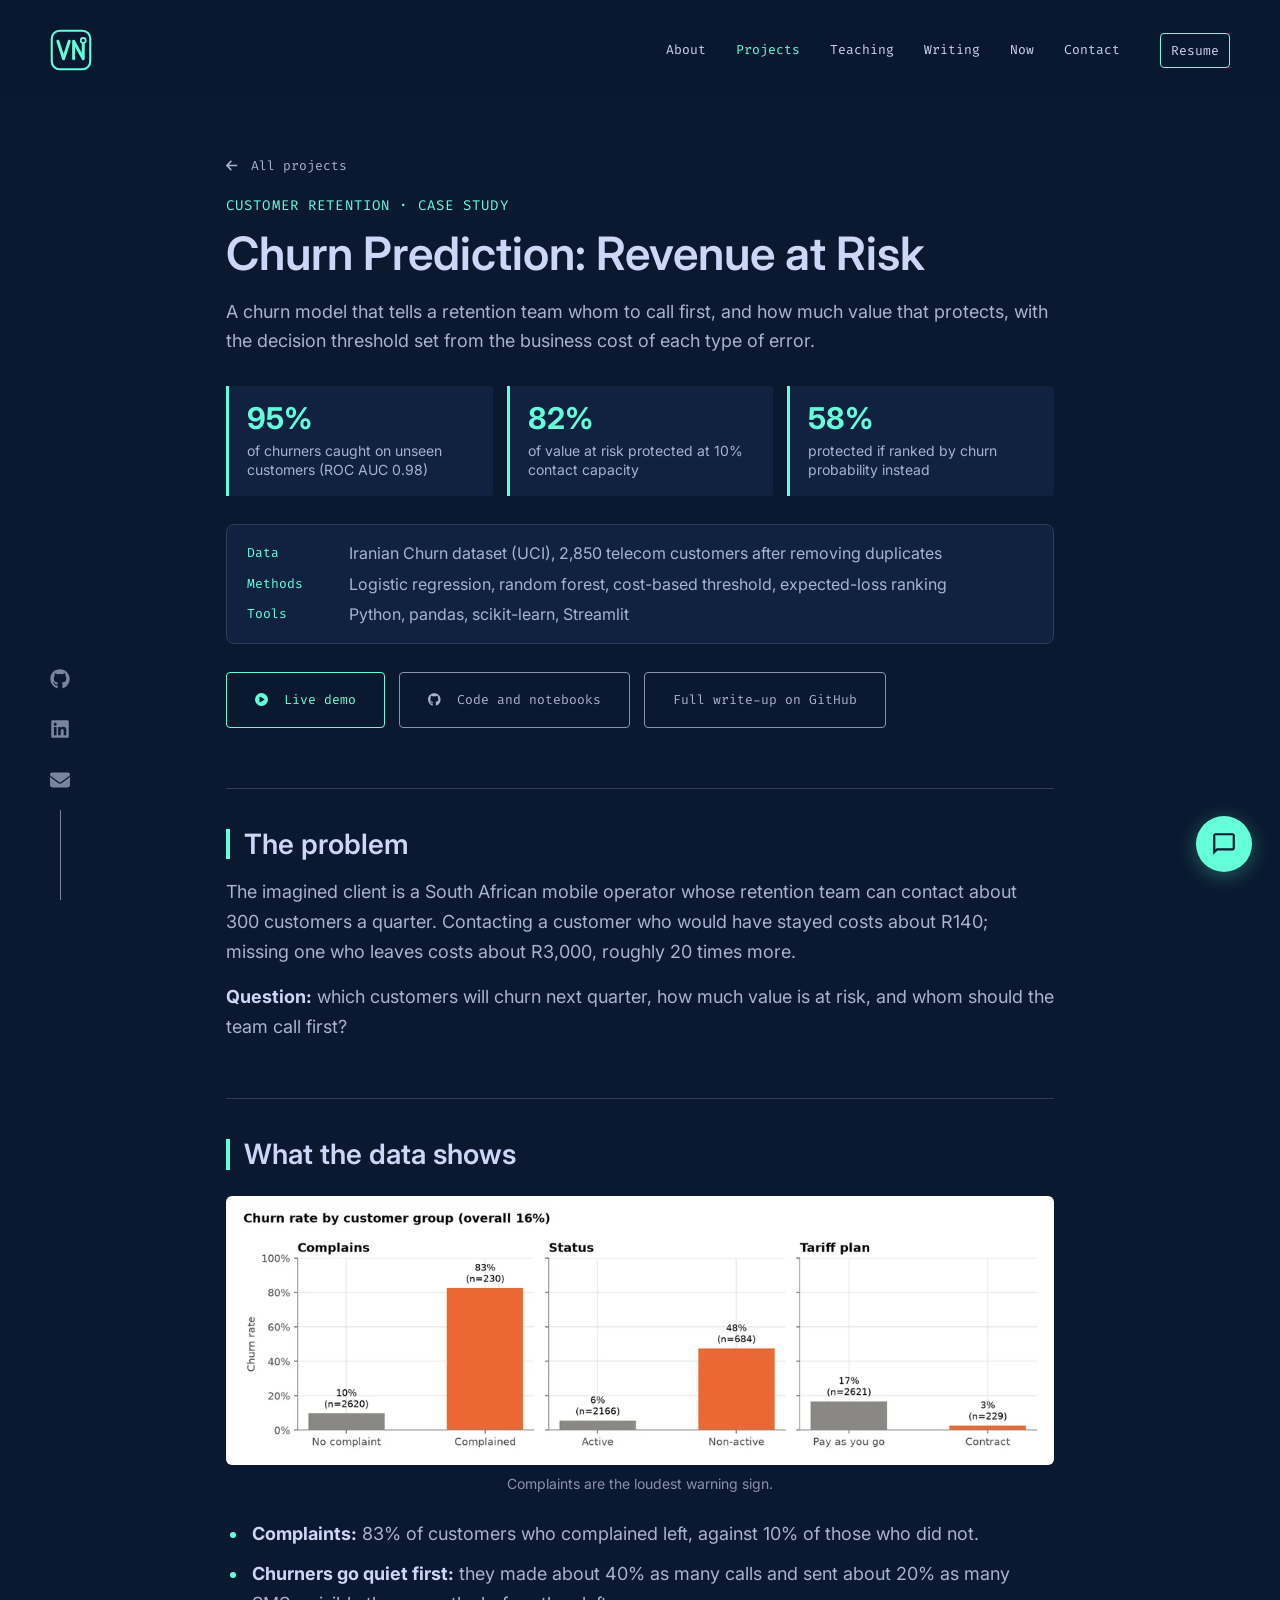
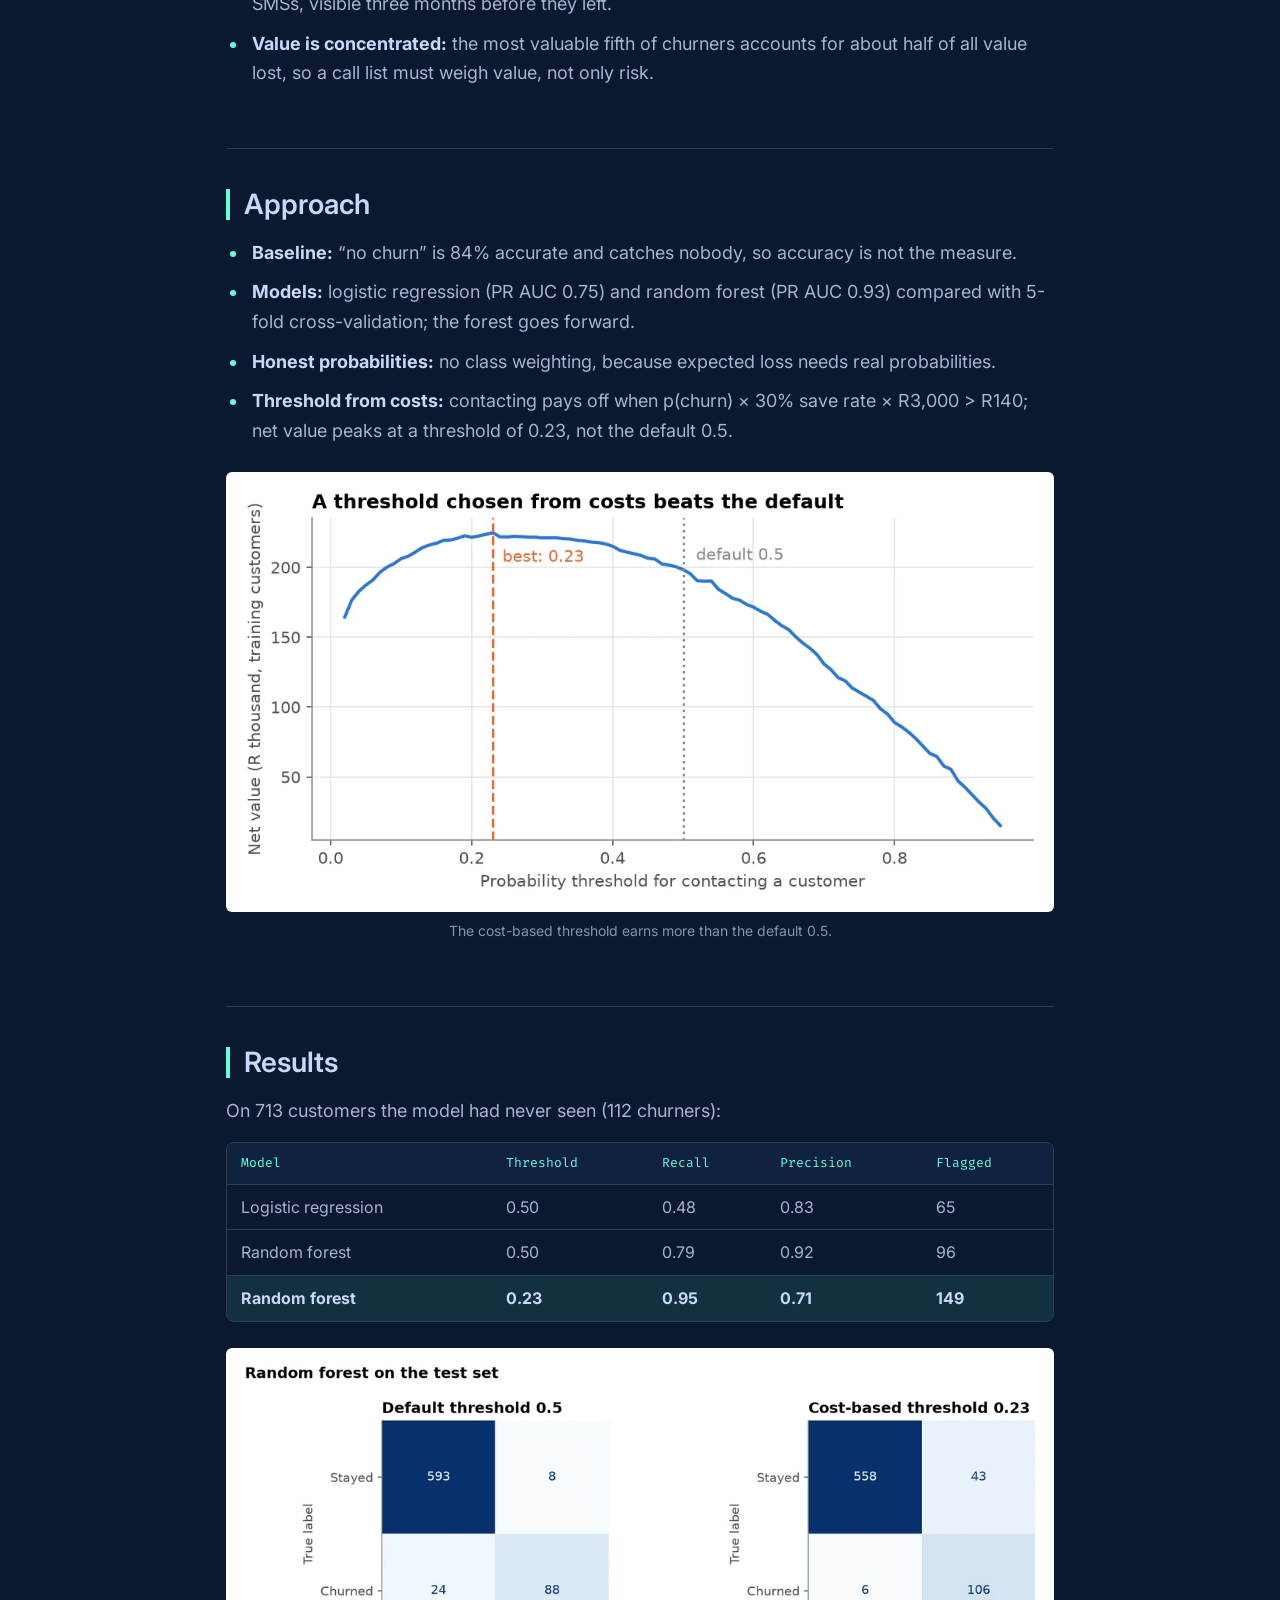
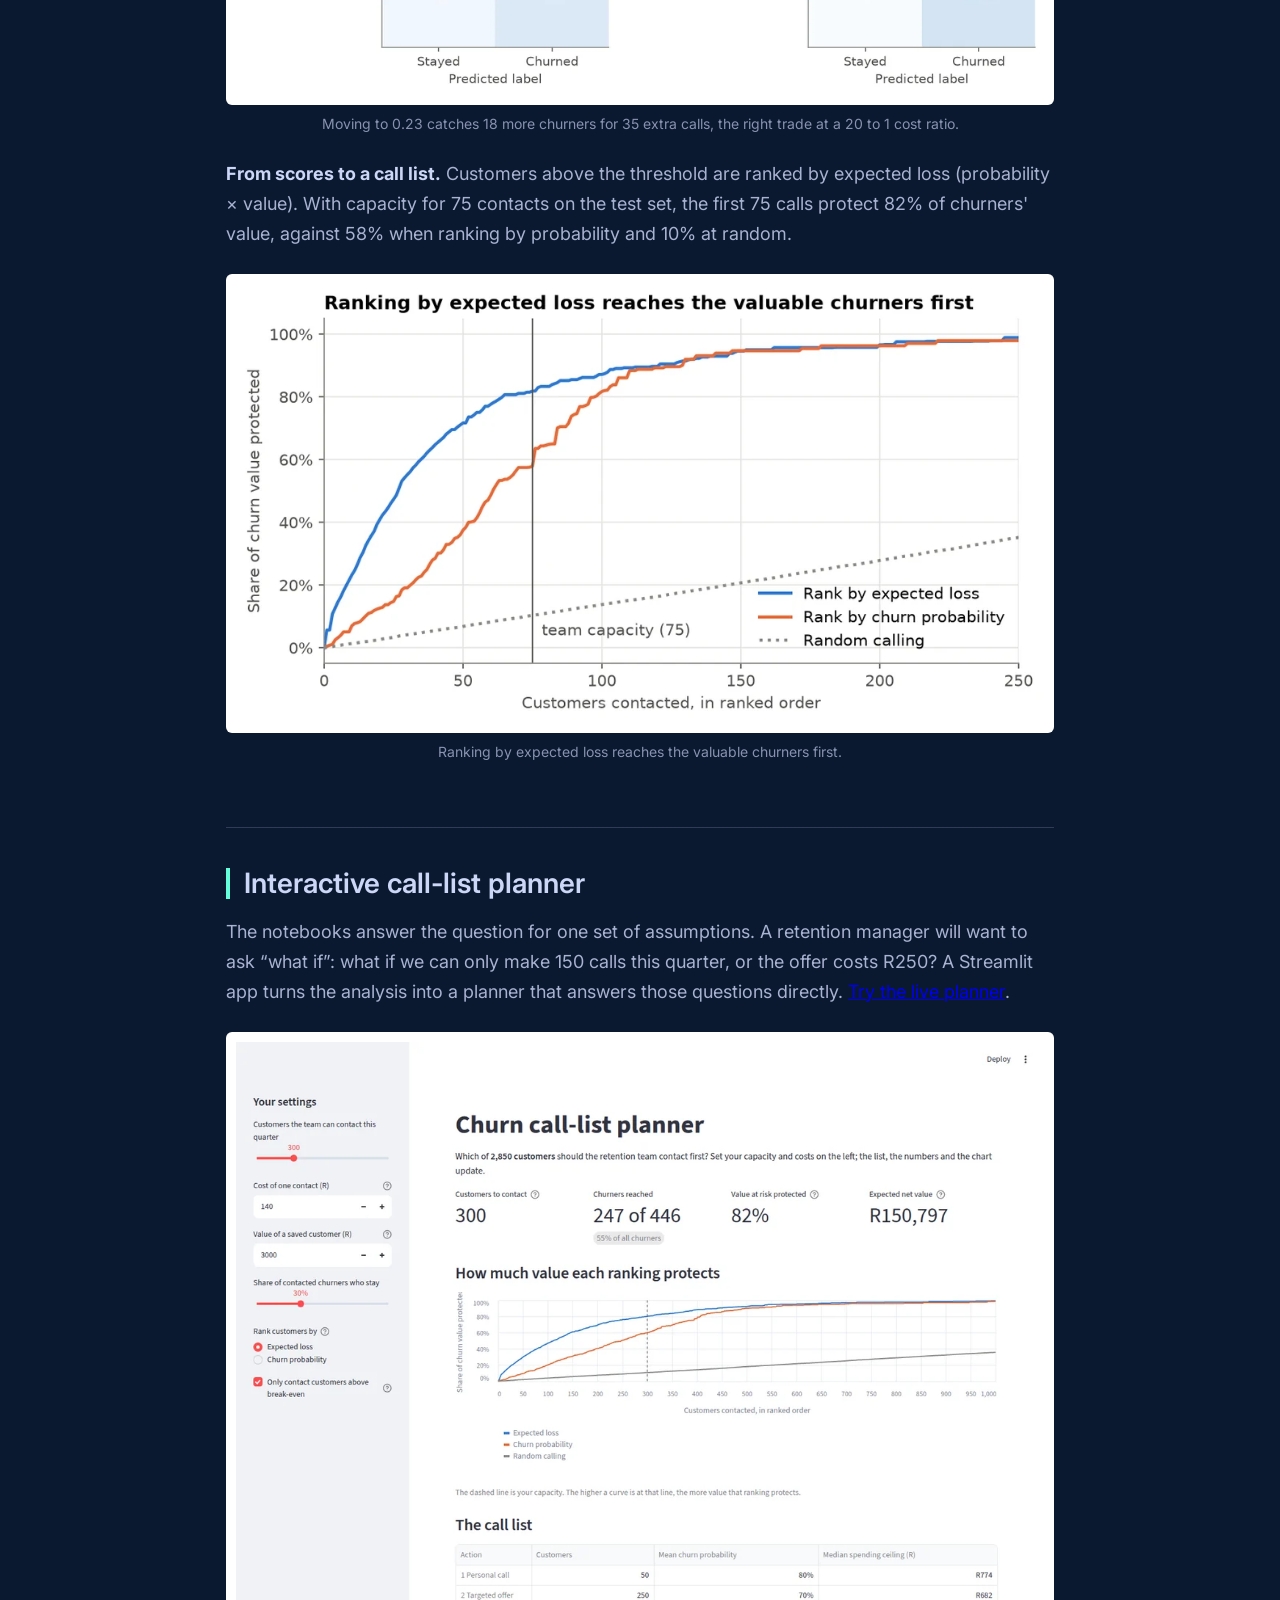
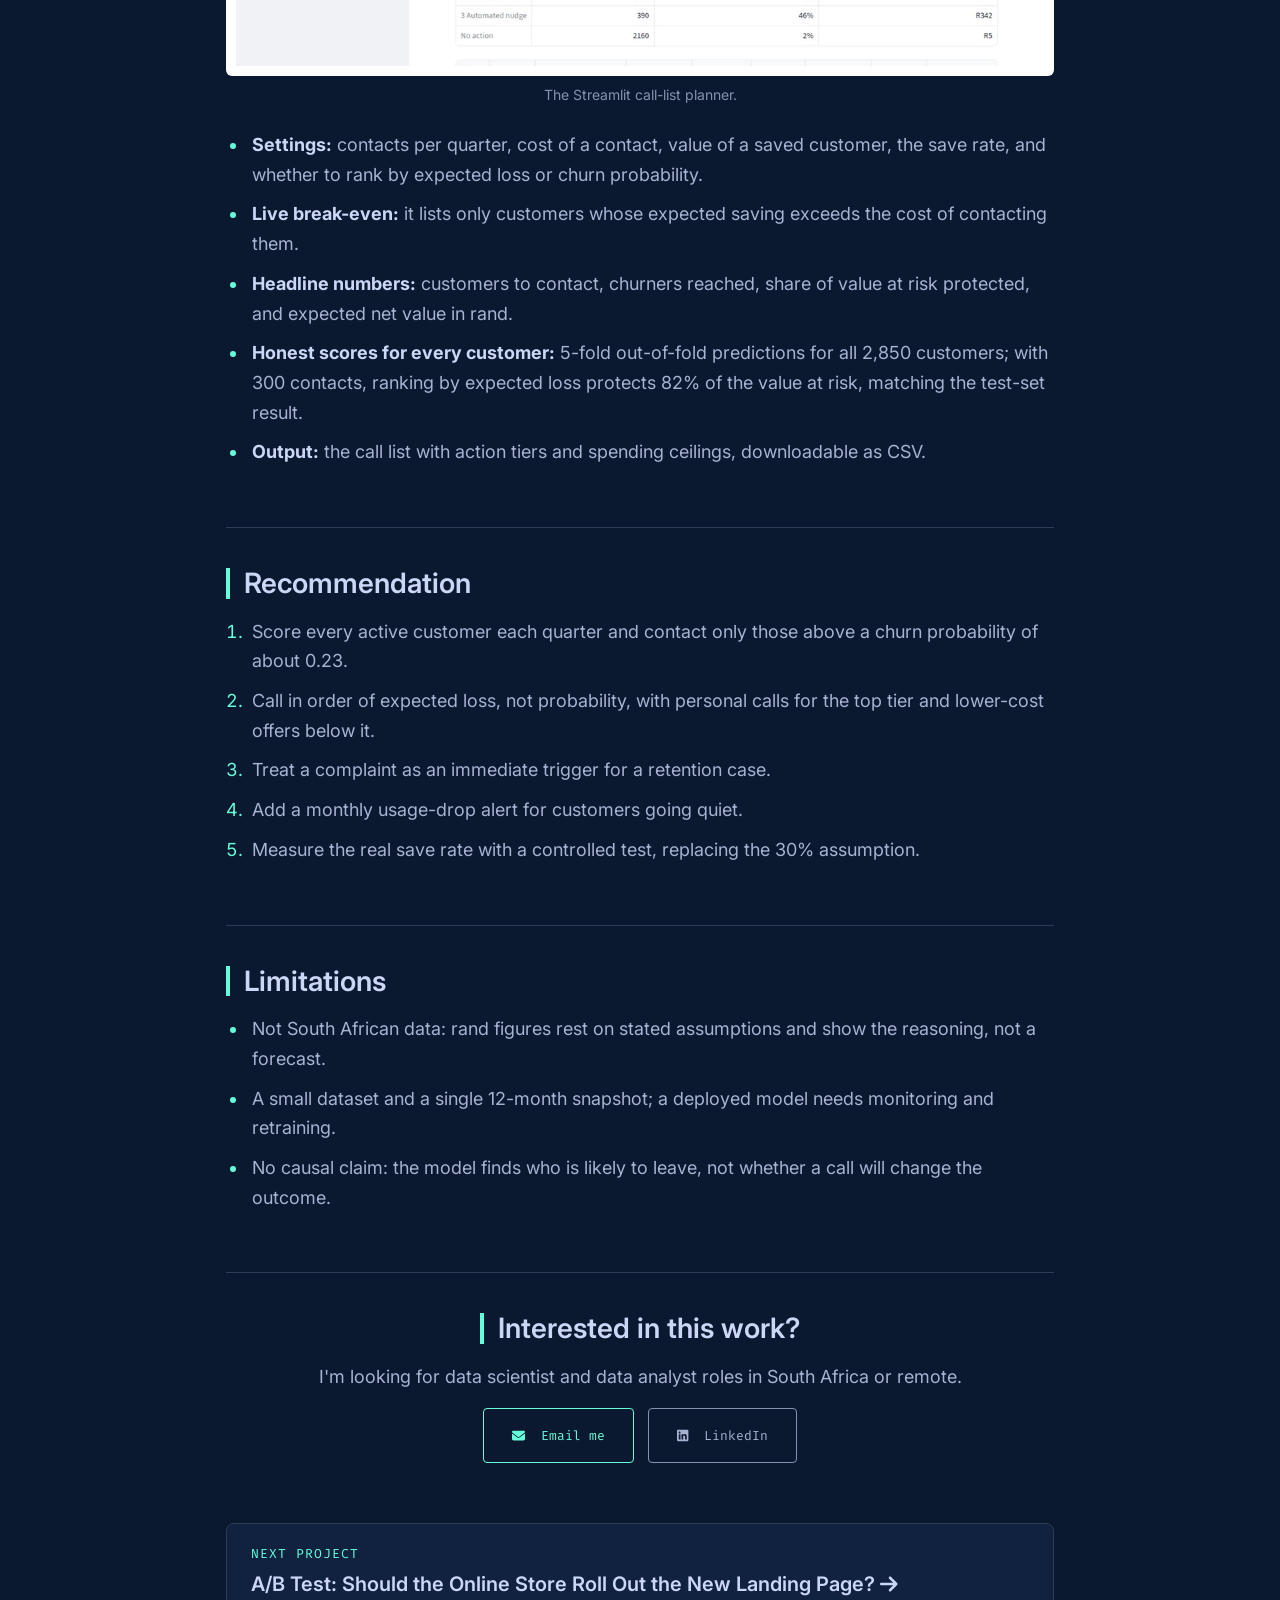
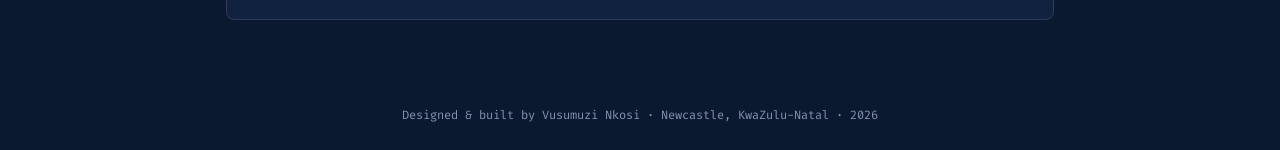
<file: projects/churn-prediction-revenue-at-risk.html>
<!DOCTYPE html>
<html lang="en">
<head>
    <meta charset="UTF-8">
    <meta name="viewport" content="width=device-width, initial-scale=1.0">
    <title>Churn Prediction: Revenue at Risk | Vusumuzi Nkosi</title>
    <meta name="description" content="A churn model that tells a retention team whom to call first, and how much value that protects, with the decision threshold set from the business cost of each type of error.">
    <meta property="og:type" content="article">
    <meta property="og:title" content="Churn Prediction: Revenue at Risk">
    <meta property="og:description" content="A churn model that tells a retention team whom to call first, and how much value that protects, with the decision threshold set from the business cost of each type of error.">
    <meta property="og:url" content="https://vusumuzinkosi.github.io/projects/churn-prediction-revenue-at-risk.html">
    <meta property="og:image" content="https://vusumuzinkosi.github.io/assets/images/social/churn-prediction-revenue-at-risk.jpg">
    <meta property="og:image:width" content="1200">
    <meta property="og:image:height" content="630">
    <meta property="og:image:alt" content="Churn Prediction: 82% of value at risk protected at 10% contact capacity, with a chart of value captured by ranking method">
    <meta property="og:site_name" content="Vusumuzi Nkosi">
    <meta name="twitter:card" content="summary_large_image">
    <meta name="twitter:image" content="https://vusumuzinkosi.github.io/assets/images/social/churn-prediction-revenue-at-risk.jpg">
    <link rel="canonical" href="https://vusumuzinkosi.github.io/projects/churn-prediction-revenue-at-risk.html">
    <meta name="theme-color" content="#0a192f">
    <link rel="icon" type="image/svg+xml" href="../favicon.svg">
    <link rel="icon" type="image/png" sizes="32x32" href="../favicon-32x32.png">
    <link rel="apple-touch-icon" sizes="180x180" href="../apple-touch-icon.png">
    <link rel="preconnect" href="https://fonts.googleapis.com">
    <link rel="preconnect" href="https://fonts.gstatic.com" crossorigin>
    <link href="https://fonts.googleapis.com/css2?family=Fira+Code:wght@300;400;500;600&family=Inter:wght@300;400;500;600;700&display=swap" rel="stylesheet">
    <link rel="stylesheet" href="../assets/css/style.css?v=20261024f">
    <link rel="stylesheet" href="../assets/css/site.css?v=20261025b">
    <link rel="stylesheet" href="../assets/css/project.css?v=20261024j">
    <link rel="stylesheet" href="../chatbot/chatbot.css?v=20261025b">
    <script type="application/ld+json">
    {
      "@context": "https://schema.org",
      "@type": "Article",
      "headline": "Churn Prediction: Revenue at Risk",
      "description": "A churn model that tells a retention team whom to call first, and how much value that protects, with the decision threshold set from the business cost of each type of error.",
      "url": "https://vusumuzinkosi.github.io/projects/churn-prediction-revenue-at-risk.html",
      "mainEntityOfPage": "https://vusumuzinkosi.github.io/projects/churn-prediction-revenue-at-risk.html",
      "image": "https://vusumuzinkosi.github.io/assets/images/social/churn-prediction-revenue-at-risk.jpg",
      "author": {
        "@type": "Person",
        "name": "Vusumuzi Nkosi",
        "url": "https://vusumuzinkosi.github.io/"
      },
      "inLanguage": "en",
      "isBasedOn": "https://github.com/vusumuzinkosi/churn-prediction-revenue-at-risk"
    }
    </script>
</head>
<body class="cs-page">
    <a class="skip-link" href="#main">Skip to content</a>

    <div class="social-links-fixed">
        <ul>
            <li><a href="https://github.com/vusumuzinkosi" target="_blank" rel="noopener" aria-label="GitHub"><i class="icon icon-github" aria-hidden="true"><svg viewBox="0 0 496 512" width="0.9688em" height="1em" aria-hidden="true" focusable="false"><path d="M165.9 397.4c0 2-2.3 3.6-5.2 3.6-3.3.3-5.6-1.3-5.6-3.6 0-2 2.3-3.6 5.2-3.6 3-.3 5.6 1.3 5.6 3.6zm-31.1-4.5c-.7 2 1.3 4.3 4.3 4.9 2.6 1 5.6 0 6.2-2s-1.3-4.3-4.3-5.2c-2.6-.7-5.5.3-6.2 2.3zm44.2-1.7c-2.9.7-4.9 2.6-4.6 4.9.3 2 2.9 3.3 5.9 2.6 2.9-.7 4.9-2.6 4.6-4.6-.3-1.9-3-3.2-5.9-2.9zM244.8 8C106.1 8 0 113.3 0 252c0 110.9 69.8 205.8 169.5 239.2 12.8 2.3 17.3-5.6 17.3-12.1 0-6.2-.3-40.4-.3-61.4 0 0-70 15-84.7-29.8 0 0-11.4-29.1-27.8-36.6 0 0-22.9-15.7 1.6-15.4 0 0 24.9 2 38.6 25.8 21.9 38.6 58.6 27.5 72.9 20.9 2.3-16 8.8-27.1 16-33.7-55.9-6.2-112.3-14.3-112.3-110.5 0-27.5 7.6-41.3 23.6-58.9-2.6-6.5-11.1-33.3 2.6-67.9 20.9-6.5 69 27 69 27 20-5.6 41.5-8.5 62.8-8.5s42.8 2.9 62.8 8.5c0 0 48.1-33.6 69-27 13.7 34.7 5.2 61.4 2.6 67.9 16 17.7 25.8 31.5 25.8 58.9 0 96.5-58.9 104.2-114.8 110.5 9.2 7.9 17 22.9 17 46.4 0 33.7-.3 75.4-.3 83.6 0 6.5 4.6 14.4 17.3 12.1C428.2 457.8 496 362.9 496 252 496 113.3 383.5 8 244.8 8zM97.2 352.9c-1.3 1-1 3.3.7 5.2 1.6 1.6 3.9 2.3 5.2 1 1.3-1 1-3.3-.7-5.2-1.6-1.6-3.9-2.3-5.2-1zm-10.8-8.1c-.7 1.3.3 2.9 2.3 3.9 1.6 1 3.6.7 4.3-.7.7-1.3-.3-2.9-2.3-3.9-2-.6-3.6-.3-4.3.7zm32.4 35.6c-1.6 1.3-1 4.3 1.3 6.2 2.3 2.3 5.2 2.6 6.5 1 1.3-1.3.7-4.3-1.3-6.2-2.2-2.3-5.2-2.6-6.5-1zm-11.4-14.7c-1.6 1-1.6 3.6 0 5.9 1.6 2.3 4.3 3.3 5.6 2.3 1.6-1.3 1.6-3.9 0-6.2-1.4-2.3-4-3.3-5.6-2z"/></svg></i></a></li>
            <li><a href="https://www.linkedin.com/in/vusumuzinkosi/" target="_blank" rel="noopener" aria-label="LinkedIn"><i class="icon icon-linkedin" aria-hidden="true"><svg viewBox="0 0 448 512" width="0.875em" height="1em" aria-hidden="true" focusable="false"><path d="M416 32H31.9C14.3 32 0 46.5 0 64.3v383.4C0 465.5 14.3 480 31.9 480H416c17.6 0 32-14.5 32-32.3V64.3c0-17.8-14.4-32.3-32-32.3zM135.4 416H69V202.2h66.5V416zm-33.2-243c-21.3 0-38.5-17.3-38.5-38.5S80.9 96 102.2 96c21.2 0 38.5 17.3 38.5 38.5 0 21.3-17.2 38.5-38.5 38.5zm282.1 243h-66.4V312c0-24.8-.5-56.7-34.5-56.7-34.6 0-39.9 27-39.9 54.9V416h-66.4V202.2h63.7v29.2h.9c8.9-16.8 30.6-34.5 62.9-34.5 67.2 0 79.7 44.3 79.7 101.9V416z"/></svg></i></a></li>
            <li><a href="mailto:vusizwe@rocketmail.com" aria-label="Email"><i class="icon icon-envelope" aria-hidden="true"><svg viewBox="0 0 512 512" width="1em" height="1em" aria-hidden="true" focusable="false"><path d="M48 64C21.5 64 0 85.5 0 112c0 15.1 7.1 29.3 19.2 38.4L236.8 313.6c11.4 8.5 27 8.5 38.4 0L492.8 150.4c12.1-9.1 19.2-23.3 19.2-38.4c0-26.5-21.5-48-48-48H48zM0 176V384c0 35.3 28.7 64 64 64H448c35.3 0 64-28.7 64-64V176L294.4 339.2c-22.8 17.1-54 17.1-76.8 0L0 176z"/></svg></i></a></li>
        </ul>
    </div>

    <header class="header">
        <nav class="nav" aria-label="Main">
            <div class="nav-logo">
                <a href="../" aria-label="Vusumuzi Nkosi, home"><svg class="logo-mark" viewBox="0 0 48 48" width="42" height="42" aria-hidden="true" focusable="false"><rect x="2" y="2" width="44" height="44" rx="9" fill="none" stroke="#64ffda" stroke-width="2.4"/><polyline points="9,14 15.5,34 22,14" fill="none" stroke="#64ffda" stroke-width="3.4" stroke-linecap="round" stroke-linejoin="round"/><polyline points="27,34 27,14 38,34 38,17" fill="none" stroke="#64ffda" stroke-width="3.4" stroke-linecap="round" stroke-linejoin="round"/><circle cx="38" cy="13" r="2.8" fill="#0a192f" stroke="#64ffda" stroke-width="2"/></svg></a>
            </div>
            <button class="nav-toggle" type="button" aria-controls="nav-menu" aria-expanded="false" aria-label="Open menu"><span></span></button>
            <div class="nav-menu" id="nav-menu">
                <ol>
                    <li><a href="../about.html">About</a></li>
                    <li><a href="../projects/" aria-current="page">Projects</a></li>
                    <li><a href="../teaching.html">Teaching</a></li>
                    <li><a href="../writing/">Writing</a></li>
                    <li><a href="../now.html">Now</a></li>
                    <li><a href="../contact.html">Contact</a></li>
                </ol>
                <a href="../assets/Vusumuzi_Nkosi_Resume.pdf?v=20261025c" target="_blank" rel="noopener" class="nav-cv-button" data-goatcounter-click="resume-download">Resume</a>
            </div>
        </nav>
    </header>
    <div class="nav-scrim"></div>

    <main id="main" class="cs-main">
        <section class="cs-hero">
            <a class="cs-back" href="./"><i class="icon icon-arrow-left" aria-hidden="true"><svg viewBox="0 0 448 512" width="0.875em" height="1em" aria-hidden="true" focusable="false"><path d="M9.4 233.4c-12.5 12.5-12.5 32.8 0 45.3l160 160c12.5 12.5 32.8 12.5 45.3 0s12.5-32.8 0-45.3L109.2 288 416 288c17.7 0 32-14.3 32-32s-14.3-32-32-32l-306.7 0L214.6 118.6c12.5-12.5 12.5-32.8 0-45.3s-32.8-12.5-45.3 0l-160 160z"/></svg></i> All projects</a>
            <p class="cs-overline">Customer retention &middot; Case study</p>
            <h1>Churn Prediction: Revenue at Risk</h1>
            <p class="cs-summary">A churn model that tells a retention team whom to call first, and how much value that protects, with the decision threshold set from the business cost of each type of error.</p>
            <ul class="cs-metrics">
                <li><strong>95%</strong><span>of churners caught on unseen customers (ROC AUC 0.98)</span></li>
                <li><strong>82%</strong><span>of value at risk protected at 10% contact capacity</span></li>
                <li><strong>58%</strong><span>protected if ranked by churn probability instead</span></li>
            </ul>
            <dl class="cs-facts">
                <div><dt>Data</dt><dd>Iranian Churn dataset (UCI), 2,850 telecom customers after removing duplicates</dd></div>
                <div><dt>Methods</dt><dd>Logistic regression, random forest, cost-based threshold, expected-loss ranking</dd></div>
                <div><dt>Tools</dt><dd>Python, pandas, scikit-learn, Streamlit</dd></div>
            </dl>
            <div class="cs-actions">
                <a class="cta-button" href="https://vusumuzinkosi-churn-planner.streamlit.app/" target="_blank" rel="noopener"><i class="icon icon-play-circle" aria-hidden="true"><svg viewBox="0 0 512 512" width="1em" height="1em" aria-hidden="true" focusable="false"><path d="M0 256a256 256 0 1 1 512 0A256 256 0 1 1 0 256zM188.3 147.1c-7.6 4.2-12.3 12.3-12.3 20.9V344c0 8.7 4.7 16.7 12.3 20.9s16.8 4.1 24.3-.5l144-88c7.1-4.4 11.5-12.1 11.5-20.5s-4.4-16.1-11.5-20.5l-144-88c-7.4-4.5-16.7-4.7-24.3-.5z"/></svg></i> Live demo</a>
                <a class="cta-button cta-secondary" href="https://github.com/vusumuzinkosi/churn-prediction-revenue-at-risk" target="_blank" rel="noopener"><i class="icon icon-github" aria-hidden="true"><svg viewBox="0 0 496 512" width="0.9688em" height="1em" aria-hidden="true" focusable="false"><path d="M165.9 397.4c0 2-2.3 3.6-5.2 3.6-3.3.3-5.6-1.3-5.6-3.6 0-2 2.3-3.6 5.2-3.6 3-.3 5.6 1.3 5.6 3.6zm-31.1-4.5c-.7 2 1.3 4.3 4.3 4.9 2.6 1 5.6 0 6.2-2s-1.3-4.3-4.3-5.2c-2.6-.7-5.5.3-6.2 2.3zm44.2-1.7c-2.9.7-4.9 2.6-4.6 4.9.3 2 2.9 3.3 5.9 2.6 2.9-.7 4.9-2.6 4.6-4.6-.3-1.9-3-3.2-5.9-2.9zM244.8 8C106.1 8 0 113.3 0 252c0 110.9 69.8 205.8 169.5 239.2 12.8 2.3 17.3-5.6 17.3-12.1 0-6.2-.3-40.4-.3-61.4 0 0-70 15-84.7-29.8 0 0-11.4-29.1-27.8-36.6 0 0-22.9-15.7 1.6-15.4 0 0 24.9 2 38.6 25.8 21.9 38.6 58.6 27.5 72.9 20.9 2.3-16 8.8-27.1 16-33.7-55.9-6.2-112.3-14.3-112.3-110.5 0-27.5 7.6-41.3 23.6-58.9-2.6-6.5-11.1-33.3 2.6-67.9 20.9-6.5 69 27 69 27 20-5.6 41.5-8.5 62.8-8.5s42.8 2.9 62.8 8.5c0 0 48.1-33.6 69-27 13.7 34.7 5.2 61.4 2.6 67.9 16 17.7 25.8 31.5 25.8 58.9 0 96.5-58.9 104.2-114.8 110.5 9.2 7.9 17 22.9 17 46.4 0 33.7-.3 75.4-.3 83.6 0 6.5 4.6 14.4 17.3 12.1C428.2 457.8 496 362.9 496 252 496 113.3 383.5 8 244.8 8zM97.2 352.9c-1.3 1-1 3.3.7 5.2 1.6 1.6 3.9 2.3 5.2 1 1.3-1 1-3.3-.7-5.2-1.6-1.6-3.9-2.3-5.2-1zm-10.8-8.1c-.7 1.3.3 2.9 2.3 3.9 1.6 1 3.6.7 4.3-.7.7-1.3-.3-2.9-2.3-3.9-2-.6-3.6-.3-4.3.7zm32.4 35.6c-1.6 1.3-1 4.3 1.3 6.2 2.3 2.3 5.2 2.6 6.5 1 1.3-1.3.7-4.3-1.3-6.2-2.2-2.3-5.2-2.6-6.5-1zm-11.4-14.7c-1.6 1-1.6 3.6 0 5.9 1.6 2.3 4.3 3.3 5.6 2.3 1.6-1.3 1.6-3.9 0-6.2-1.4-2.3-4-3.3-5.6-2z"/></svg></i> Code and notebooks</a>
                <a class="cta-button cta-secondary" href="https://github.com/vusumuzinkosi/churn-prediction-revenue-at-risk#readme" target="_blank" rel="noopener">Full write-up on GitHub</a>
            </div>
        </section>

        <section class="cs-section">
            <h2>The problem</h2>
            <p>The imagined client is a South African mobile operator whose retention team can contact about 300 customers a quarter. Contacting a customer who would have stayed costs about R140; missing one who leaves costs about R3,000, roughly 20 times more.</p>
            <p><strong>Question:</strong> which customers will churn next quarter, how much value is at risk, and whom should the team call first?</p>
        </section>
        <section class="cs-section">
            <h2>What the data shows</h2>
            <figure class="cs-figure">
                <img src="../assets/images/projects/churn-churn-rate-by-group.webp" alt="Churn rate by group: customers who complained churned at 83%, non-active customers at 48%" loading="lazy" width="1100" height="340">
                <figcaption>Complaints are the loudest warning sign.</figcaption>
            </figure>
            <ul class="cs-list">
                <li><strong>Complaints:</strong> 83% of customers who complained left, against 10% of those who did not.</li>
                <li><strong>Churners go quiet first:</strong> they made about 40% as many calls and sent about 20% as many SMSs, visible three months before they left.</li>
                <li><strong>Value is concentrated:</strong> the most valuable fifth of churners accounts for about half of all value lost, so a call list must weigh value, not only risk.</li>
            </ul>
        </section>
        <section class="cs-section">
            <h2>Approach</h2>
            <ul class="cs-list">
                <li><strong>Baseline:</strong> &ldquo;no churn&rdquo; is 84% accurate and catches nobody, so accuracy is not the measure.</li>
                <li><strong>Models:</strong> logistic regression (PR AUC 0.75) and random forest (PR AUC 0.93) compared with 5-fold cross-validation; the forest goes forward.</li>
                <li><strong>Honest probabilities:</strong> no class weighting, because expected loss needs real probabilities.</li>
                <li><strong>Threshold from costs:</strong> contacting pays off when p(churn) &times; 30% save rate &times; R3,000 &gt; R140; net value peaks at a threshold of 0.23, not the default 0.5.</li>
            </ul>
            <figure class="cs-figure">
                <img src="../assets/images/projects/churn-net-value-by-threshold.webp" alt="Net value against decision threshold, peaking around 0.23" loading="lazy" width="1042" height="542">
                <figcaption>The cost-based threshold earns more than the default 0.5.</figcaption>
            </figure>
        </section>
        <section class="cs-section">
            <h2>Results</h2>
            <p>On 713 customers the model had never seen (112 churners):</p>
            <div class="cs-table-wrap">
                <table class="cs-table">
                    <thead><tr><th>Model</th><th>Threshold</th><th>Recall</th><th>Precision</th><th>Flagged</th></tr></thead>
                    <tbody>
                        <tr><td>Logistic regression</td><td>0.50</td><td>0.48</td><td>0.83</td><td>65</td></tr>
                        <tr><td>Random forest</td><td>0.50</td><td>0.79</td><td>0.92</td><td>96</td></tr>
                        <tr class="cs-row-highlight"><td><strong>Random forest</strong></td><td><strong>0.23</strong></td><td><strong>0.95</strong></td><td><strong>0.71</strong></td><td><strong>149</strong></td></tr>
                    </tbody>
                </table>
            </div>
            <figure class="cs-figure">
                <img src="../assets/images/projects/churn-confusion-matrices.webp" alt="Confusion matrices at thresholds 0.5 and 0.23" loading="lazy" width="1100" height="459">
                <figcaption>Moving to 0.23 catches 18 more churners for 35 extra calls, the right trade at a 20 to 1 cost ratio.</figcaption>
            </figure>
            <p><strong>From scores to a call list.</strong> Customers above the threshold are ranked by expected loss (probability &times; value). With capacity for 75 contacts on the test set, the first 75 calls protect 82% of churners' value, against 58% when ranking by probability and 10% at random.</p>
            <figure class="cs-figure">
                <img src="../assets/images/projects/churn-value-captured.webp" alt="Share of churn value protected against customers contacted, by ranking method" loading="lazy" width="1000" height="543">
                <figcaption>Ranking by expected loss reaches the valuable churners first.</figcaption>
            </figure>
        </section>
        <section class="cs-section">
            <h2>Interactive call-list planner</h2>
            <p>The notebooks answer the question for one set of assumptions. A retention manager will want to ask &ldquo;what if&rdquo;: what if we can only make 150 calls this quarter, or the offer costs R250? A Streamlit app turns the analysis into a planner that answers those questions directly. <a href="https://vusumuzinkosi-churn-planner.streamlit.app/" target="_blank" rel="noopener">Try the live planner</a>.</p>
            <figure class="cs-figure">
                <img src="../assets/images/projects/churn-streamlit-app.webp" alt="Screenshot of the Streamlit call-list planner with sidebar settings, four headline numbers, the value-captured chart and the call list" loading="lazy" width="1100" height="849">
                <figcaption>The Streamlit call-list planner.</figcaption>
            </figure>
            <ul class="cs-list">
                <li><strong>Settings:</strong> contacts per quarter, cost of a contact, value of a saved customer, the save rate, and whether to rank by expected loss or churn probability.</li>
                <li><strong>Live break-even:</strong> it lists only customers whose expected saving exceeds the cost of contacting them.</li>
                <li><strong>Headline numbers:</strong> customers to contact, churners reached, share of value at risk protected, and expected net value in rand.</li>
                <li><strong>Honest scores for every customer:</strong> 5-fold out-of-fold predictions for all 2,850 customers; with 300 contacts, ranking by expected loss protects 82% of the value at risk, matching the test-set result.</li>
                <li><strong>Output:</strong> the call list with action tiers and spending ceilings, downloadable as CSV.</li>
            </ul>
        </section>
        <section class="cs-section">
            <h2>Recommendation</h2>
            <ol class="cs-list">
                <li>Score every active customer each quarter and contact only those above a churn probability of about 0.23.</li>
                <li>Call in order of expected loss, not probability, with personal calls for the top tier and lower-cost offers below it.</li>
                <li>Treat a complaint as an immediate trigger for a retention case.</li>
                <li>Add a monthly usage-drop alert for customers going quiet.</li>
                <li>Measure the real save rate with a controlled test, replacing the 30% assumption.</li>
            </ol>
        </section>
        <section class="cs-section">
            <h2>Limitations</h2>
            <ul class="cs-list">
                <li>Not South African data: rand figures rest on stated assumptions and show the reasoning, not a forecast.</li>
                <li>A small dataset and a single 12-month snapshot; a deployed model needs monitoring and retraining.</li>
                <li>No causal claim: the model finds who is likely to leave, not whether a call will change the outcome.</li>
            </ul>
        </section>

        <section class="cs-section cs-cta">
            <h2>Interested in this work?</h2>
            <p>I'm looking for data scientist and data analyst roles in South Africa or remote.</p>
            <div class="cs-actions">
                <a class="cta-button" href="mailto:vusizwe@rocketmail.com"><i class="icon icon-envelope" aria-hidden="true"><svg viewBox="0 0 512 512" width="1em" height="1em" aria-hidden="true" focusable="false"><path d="M48 64C21.5 64 0 85.5 0 112c0 15.1 7.1 29.3 19.2 38.4L236.8 313.6c11.4 8.5 27 8.5 38.4 0L492.8 150.4c12.1-9.1 19.2-23.3 19.2-38.4c0-26.5-21.5-48-48-48H48zM0 176V384c0 35.3 28.7 64 64 64H448c35.3 0 64-28.7 64-64V176L294.4 339.2c-22.8 17.1-54 17.1-76.8 0L0 176z"/></svg></i> Email me</a>
                <a class="cta-button cta-secondary" href="https://www.linkedin.com/in/vusumuzinkosi/" target="_blank" rel="noopener"><i class="icon icon-linkedin" aria-hidden="true"><svg viewBox="0 0 448 512" width="0.875em" height="1em" aria-hidden="true" focusable="false"><path d="M416 32H31.9C14.3 32 0 46.5 0 64.3v383.4C0 465.5 14.3 480 31.9 480H416c17.6 0 32-14.5 32-32.3V64.3c0-17.8-14.4-32.3-32-32.3zM135.4 416H69V202.2h66.5V416zm-33.2-243c-21.3 0-38.5-17.3-38.5-38.5S80.9 96 102.2 96c21.2 0 38.5 17.3 38.5 38.5 0 21.3-17.2 38.5-38.5 38.5zm282.1 243h-66.4V312c0-24.8-.5-56.7-34.5-56.7-34.6 0-39.9 27-39.9 54.9V416h-66.4V202.2h63.7v29.2h.9c8.9-16.8 30.6-34.5 62.9-34.5 67.2 0 79.7 44.3 79.7 101.9V416z"/></svg></i> LinkedIn</a>
            </div>
        </section>

        <nav class="cs-next" aria-label="Next project">
            <span>Next project</span>
            <a href="ab-test-landing-page.html">A/B Test: Should the Online Store Roll Out the New Landing Page? <i class="icon icon-arrow-right" aria-hidden="true"><svg viewBox="0 0 448 512" width="0.875em" height="1em" aria-hidden="true" focusable="false"><path d="M438.6 278.6c12.5-12.5 12.5-32.8 0-45.3l-160-160c-12.5-12.5-32.8-12.5-45.3 0s-12.5 32.8 0 45.3L338.8 224 32 224c-17.7 0-32 14.3-32 32s14.3 32 32 32l306.7 0L233.4 393.4c-12.5 12.5-12.5 32.8 0 45.3s32.8 12.5 45.3 0l160-160z"/></svg></i></a>
        </nav>
    </main>

    <footer class="footer">
        <div class="footer-social">
            <ul>
                <li><a href="https://github.com/vusumuzinkosi" target="_blank" rel="noopener" aria-label="GitHub"><i class="icon icon-github" aria-hidden="true"><svg viewBox="0 0 496 512" width="0.9688em" height="1em" aria-hidden="true" focusable="false"><path d="M165.9 397.4c0 2-2.3 3.6-5.2 3.6-3.3.3-5.6-1.3-5.6-3.6 0-2 2.3-3.6 5.2-3.6 3-.3 5.6 1.3 5.6 3.6zm-31.1-4.5c-.7 2 1.3 4.3 4.3 4.9 2.6 1 5.6 0 6.2-2s-1.3-4.3-4.3-5.2c-2.6-.7-5.5.3-6.2 2.3zm44.2-1.7c-2.9.7-4.9 2.6-4.6 4.9.3 2 2.9 3.3 5.9 2.6 2.9-.7 4.9-2.6 4.6-4.6-.3-1.9-3-3.2-5.9-2.9zM244.8 8C106.1 8 0 113.3 0 252c0 110.9 69.8 205.8 169.5 239.2 12.8 2.3 17.3-5.6 17.3-12.1 0-6.2-.3-40.4-.3-61.4 0 0-70 15-84.7-29.8 0 0-11.4-29.1-27.8-36.6 0 0-22.9-15.7 1.6-15.4 0 0 24.9 2 38.6 25.8 21.9 38.6 58.6 27.5 72.9 20.9 2.3-16 8.8-27.1 16-33.7-55.9-6.2-112.3-14.3-112.3-110.5 0-27.5 7.6-41.3 23.6-58.9-2.6-6.5-11.1-33.3 2.6-67.9 20.9-6.5 69 27 69 27 20-5.6 41.5-8.5 62.8-8.5s42.8 2.9 62.8 8.5c0 0 48.1-33.6 69-27 13.7 34.7 5.2 61.4 2.6 67.9 16 17.7 25.8 31.5 25.8 58.9 0 96.5-58.9 104.2-114.8 110.5 9.2 7.9 17 22.9 17 46.4 0 33.7-.3 75.4-.3 83.6 0 6.5 4.6 14.4 17.3 12.1C428.2 457.8 496 362.9 496 252 496 113.3 383.5 8 244.8 8zM97.2 352.9c-1.3 1-1 3.3.7 5.2 1.6 1.6 3.9 2.3 5.2 1 1.3-1 1-3.3-.7-5.2-1.6-1.6-3.9-2.3-5.2-1zm-10.8-8.1c-.7 1.3.3 2.9 2.3 3.9 1.6 1 3.6.7 4.3-.7.7-1.3-.3-2.9-2.3-3.9-2-.6-3.6-.3-4.3.7zm32.4 35.6c-1.6 1.3-1 4.3 1.3 6.2 2.3 2.3 5.2 2.6 6.5 1 1.3-1.3.7-4.3-1.3-6.2-2.2-2.3-5.2-2.6-6.5-1zm-11.4-14.7c-1.6 1-1.6 3.6 0 5.9 1.6 2.3 4.3 3.3 5.6 2.3 1.6-1.3 1.6-3.9 0-6.2-1.4-2.3-4-3.3-5.6-2z"/></svg></i></a></li>
                <li><a href="https://www.linkedin.com/in/vusumuzinkosi/" target="_blank" rel="noopener" aria-label="LinkedIn"><i class="icon icon-linkedin" aria-hidden="true"><svg viewBox="0 0 448 512" width="0.875em" height="1em" aria-hidden="true" focusable="false"><path d="M416 32H31.9C14.3 32 0 46.5 0 64.3v383.4C0 465.5 14.3 480 31.9 480H416c17.6 0 32-14.5 32-32.3V64.3c0-17.8-14.4-32.3-32-32.3zM135.4 416H69V202.2h66.5V416zm-33.2-243c-21.3 0-38.5-17.3-38.5-38.5S80.9 96 102.2 96c21.2 0 38.5 17.3 38.5 38.5 0 21.3-17.2 38.5-38.5 38.5zm282.1 243h-66.4V312c0-24.8-.5-56.7-34.5-56.7-34.6 0-39.9 27-39.9 54.9V416h-66.4V202.2h63.7v29.2h.9c8.9-16.8 30.6-34.5 62.9-34.5 67.2 0 79.7 44.3 79.7 101.9V416z"/></svg></i></a></li>
                <li><a href="mailto:vusizwe@rocketmail.com" aria-label="Email"><i class="icon icon-envelope" aria-hidden="true"><svg viewBox="0 0 512 512" width="1em" height="1em" aria-hidden="true" focusable="false"><path d="M48 64C21.5 64 0 85.5 0 112c0 15.1 7.1 29.3 19.2 38.4L236.8 313.6c11.4 8.5 27 8.5 38.4 0L492.8 150.4c12.1-9.1 19.2-23.3 19.2-38.4c0-26.5-21.5-48-48-48H48zM0 176V384c0 35.3 28.7 64 64 64H448c35.3 0 64-28.7 64-64V176L294.4 339.2c-22.8 17.1-54 17.1-76.8 0L0 176z"/></svg></i></a></li>
            </ul>
        </div>
        <div class="footer-content">
            <p>Designed &amp; built by <a href="https://github.com/vusumuzinkosi" target="_blank" rel="noopener">Vusumuzi Nkosi</a> &middot; Newcastle, KwaZulu-Natal &middot; <span data-year>2026</span></p>
        </div>
    </footer>

    <script src="../assets/js/main.js?v=20261024f"></script>
    <script src="../assets/js/site.js?v=20261025b"></script>
    <script src="../chatbot/chatbot.js?v=20261025b" defer></script>
    <!-- Visitor statistics: GoatCounter (no cookies) -->
    <script data-goatcounter="https://vusumuzinkosi.goatcounter.com/count" async src="https://gc.zgo.at/count.js"></script>
</body>
</html>
</file>
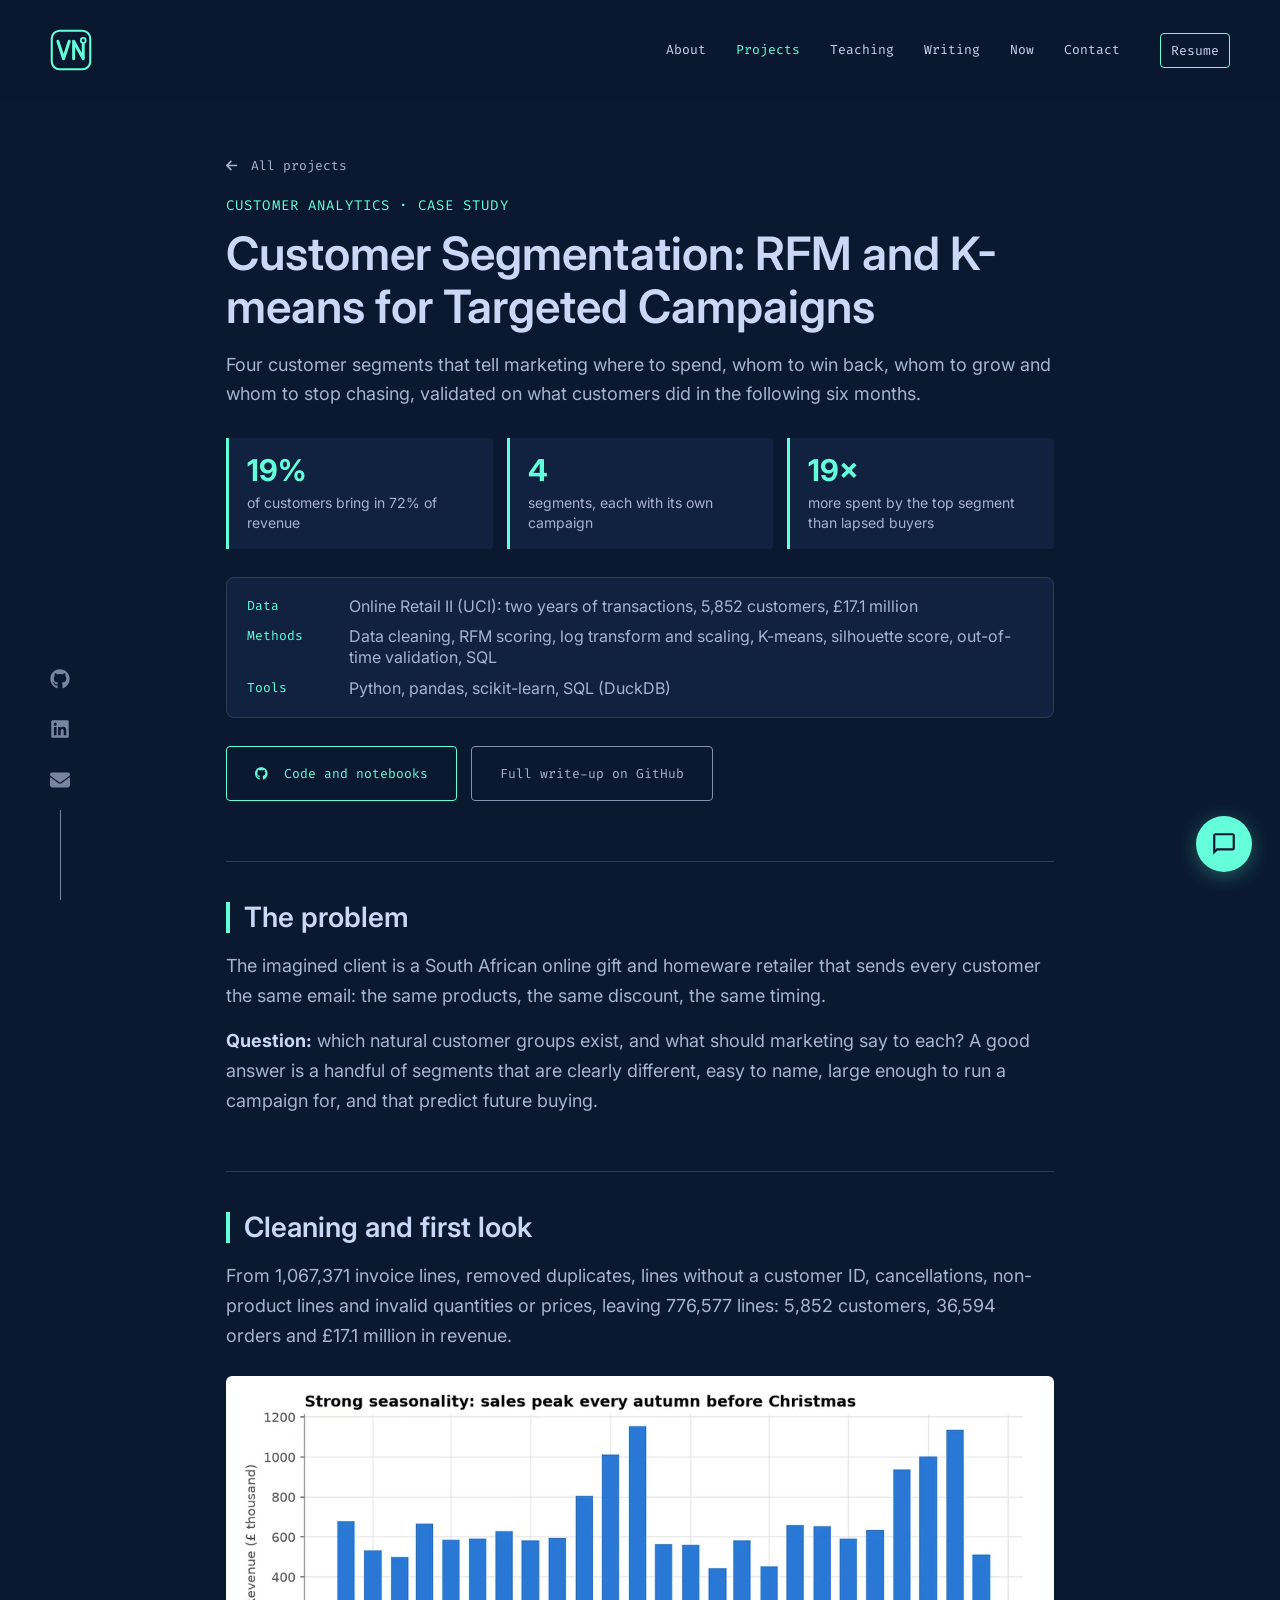
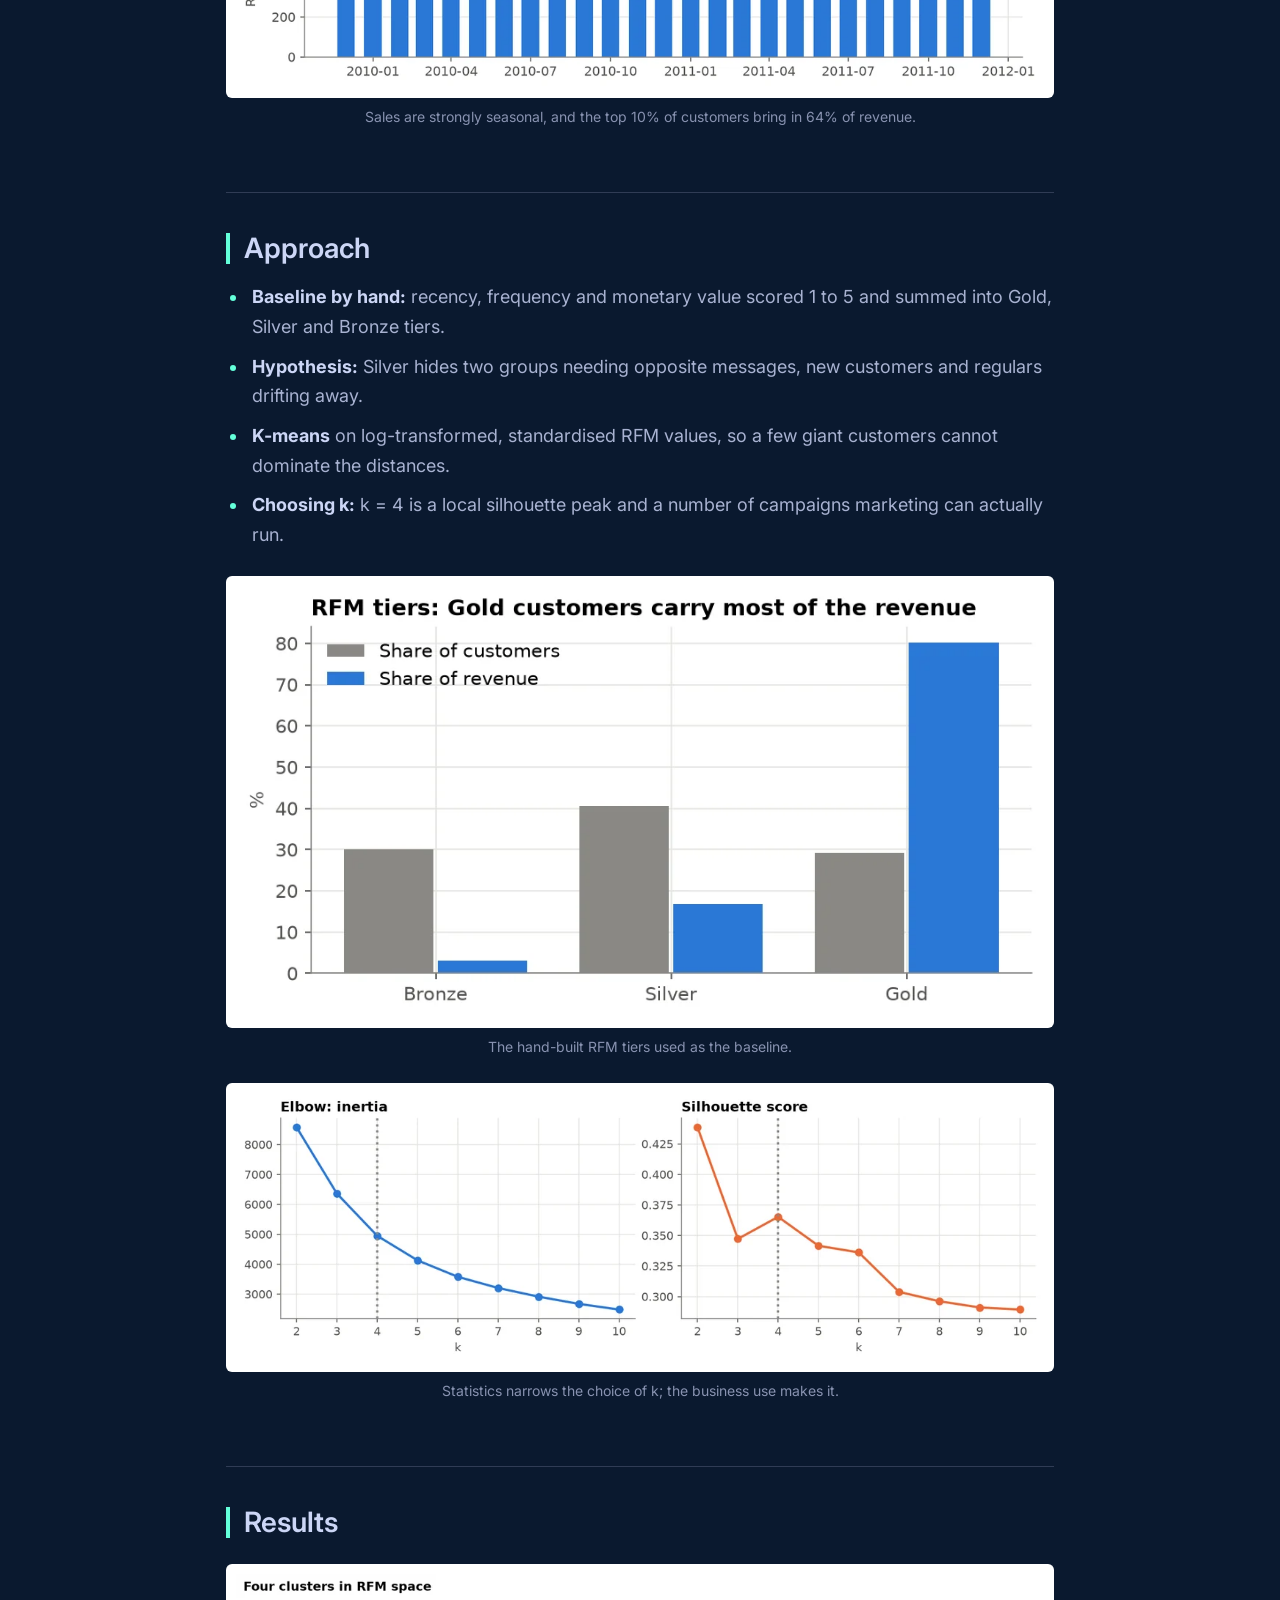
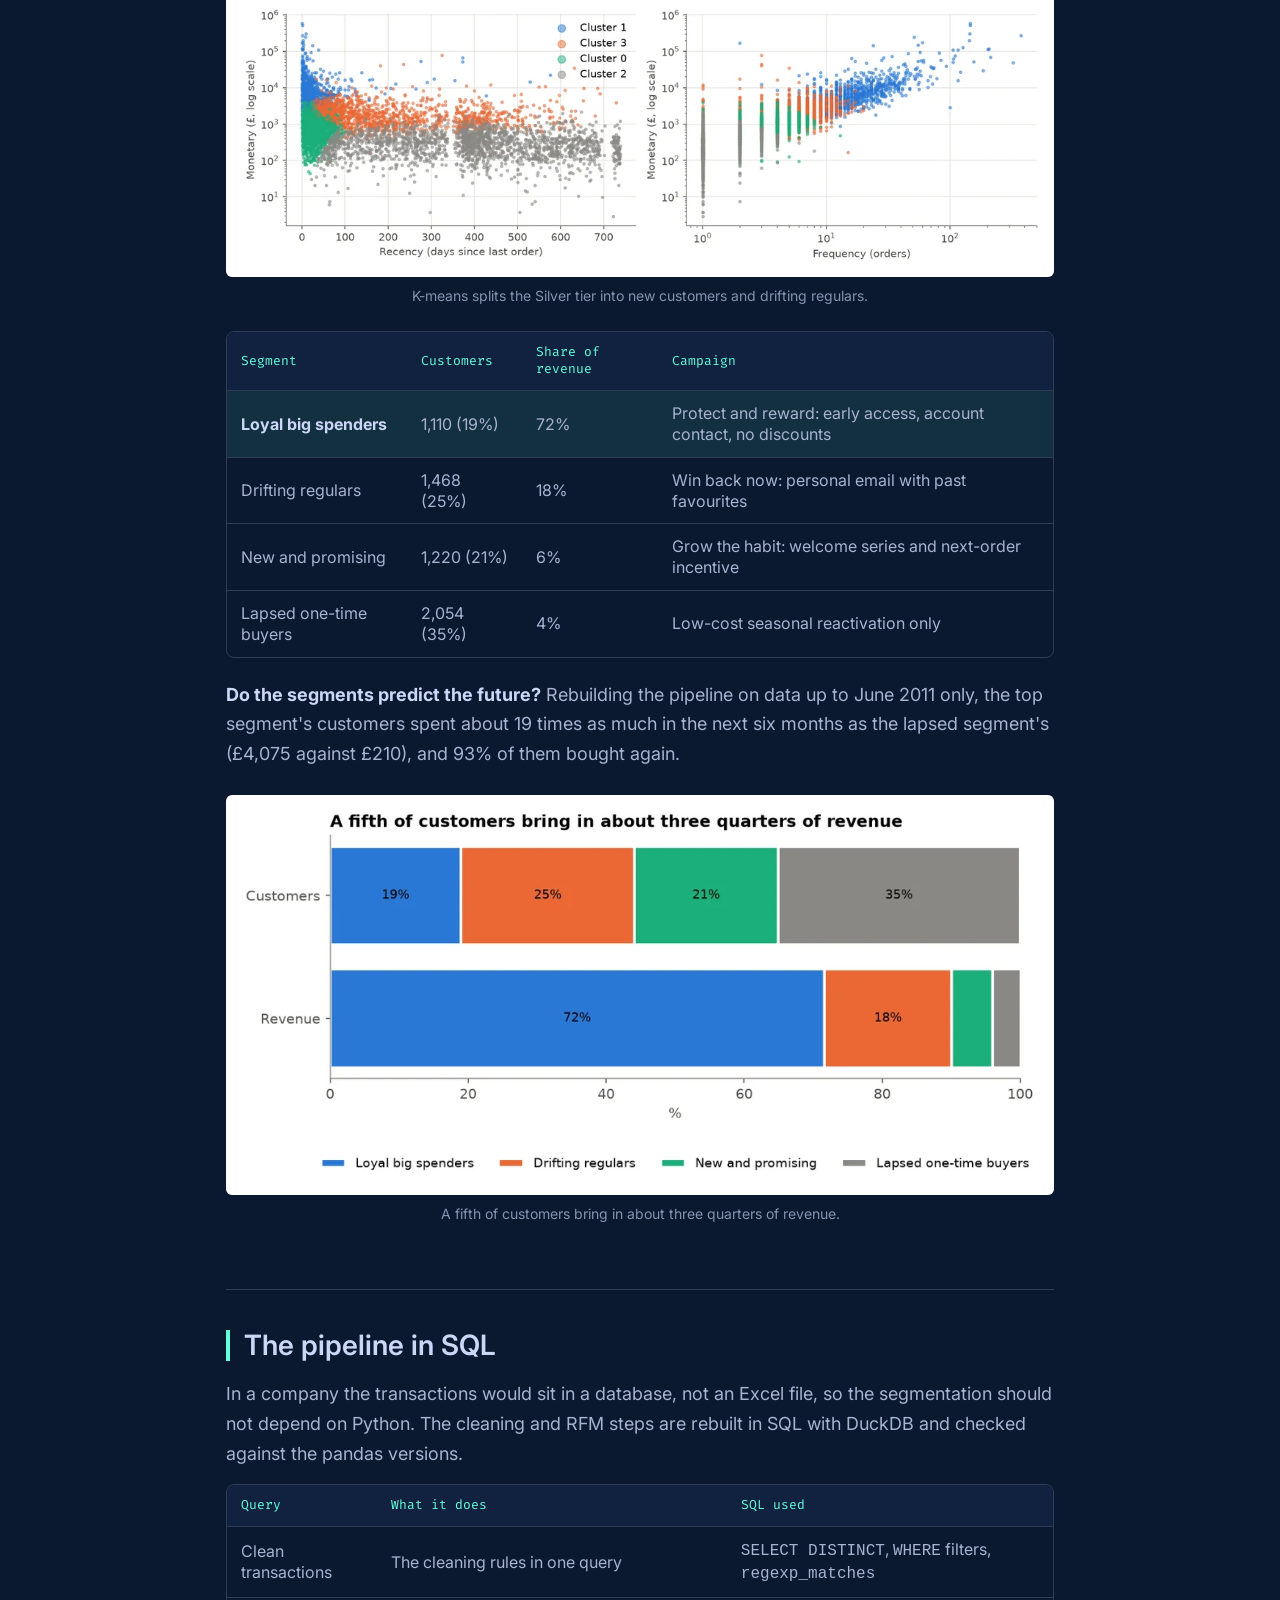
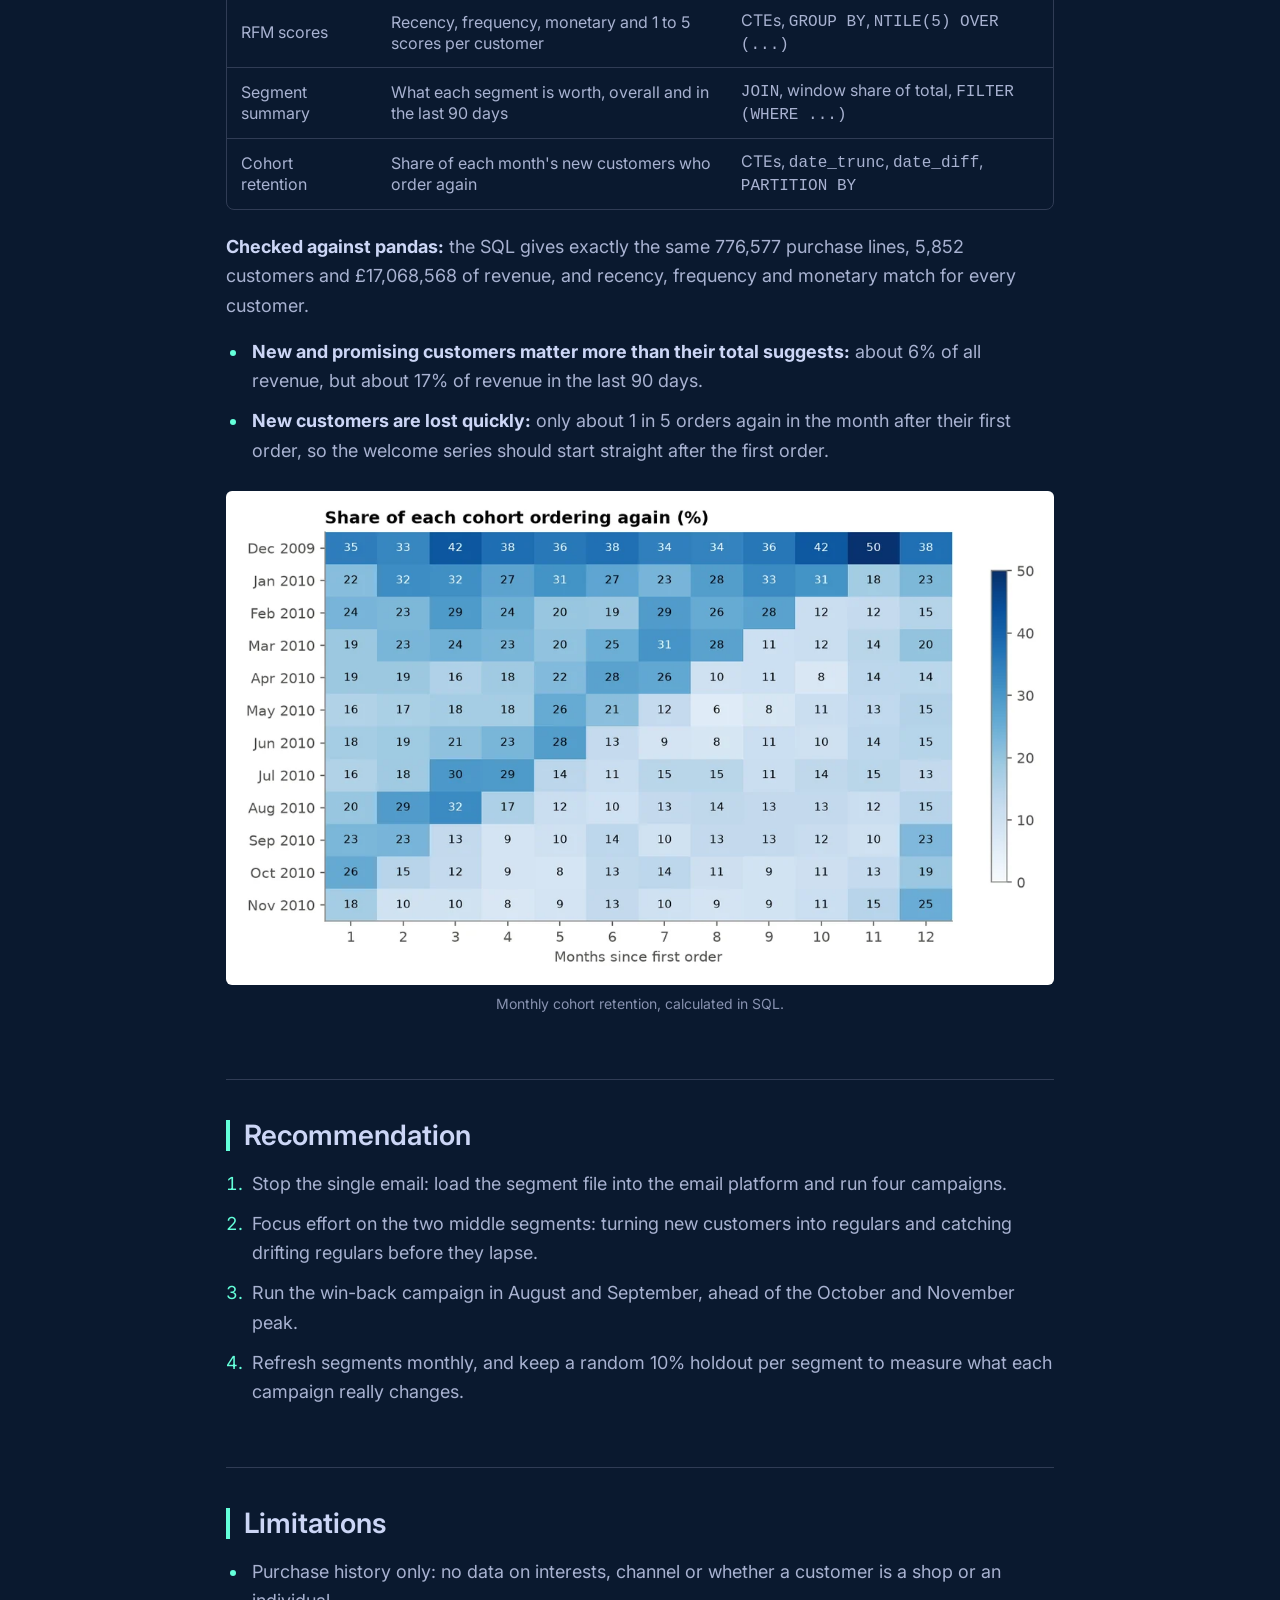
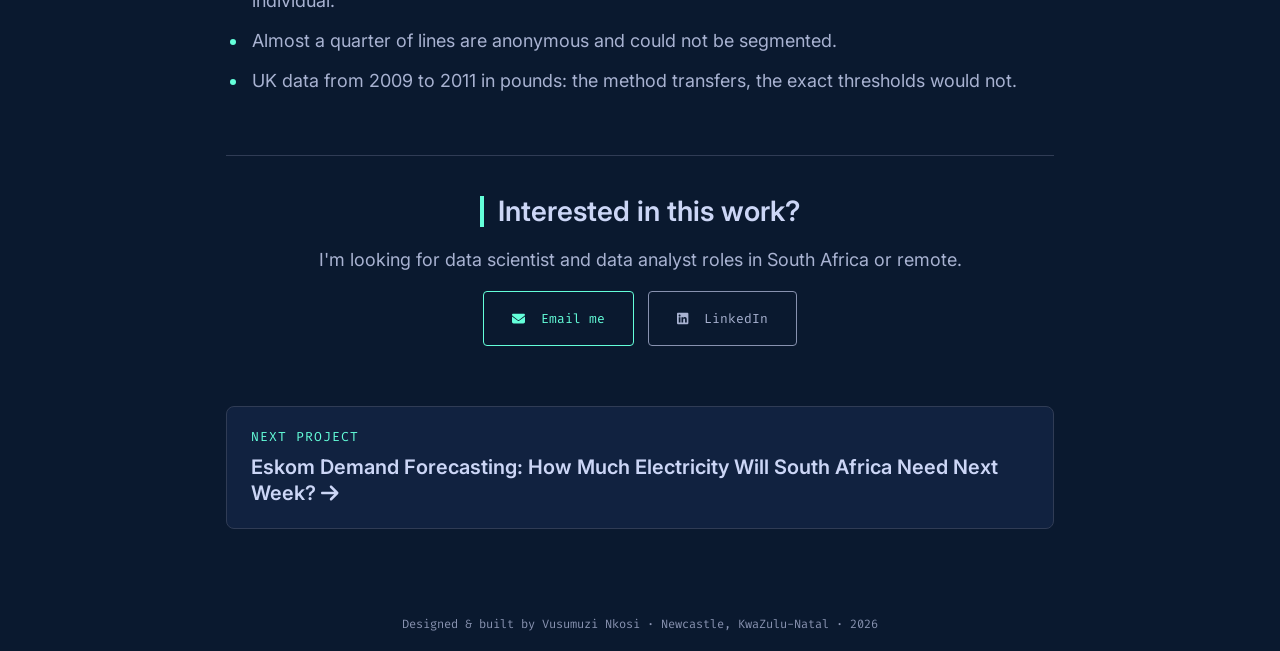
<file: projects/customer-segmentation-rfm.html>
<!DOCTYPE html>
<html lang="en">
<head>
    <meta charset="UTF-8">
    <meta name="viewport" content="width=device-width, initial-scale=1.0">
    <title>Customer Segmentation: RFM and K-means for Targeted Campaigns | Vusumuzi Nkosi</title>
    <meta name="description" content="Four customer segments that tell marketing where to spend, whom to win back, whom to grow and whom to stop chasing, validated on what customers did in the following six months.">
    <meta property="og:type" content="article">
    <meta property="og:title" content="Customer Segmentation: RFM and K-means for Targeted Campaigns">
    <meta property="og:description" content="Four customer segments that tell marketing where to spend, whom to win back, whom to grow and whom to stop chasing, validated on what customers did in the following six months.">
    <meta property="og:url" content="https://vusumuzinkosi.github.io/projects/customer-segmentation-rfm.html">
    <meta property="og:image" content="https://vusumuzinkosi.github.io/assets/images/social/customer-segmentation-rfm.jpg">
    <meta property="og:image:width" content="1200">
    <meta property="og:image:height" content="630">
    <meta property="og:image:alt" content="Customer Segmentation: 19% of customers bring in 72% of revenue, with a chart of segment shares">
    <meta property="og:site_name" content="Vusumuzi Nkosi">
    <meta name="twitter:card" content="summary_large_image">
    <meta name="twitter:image" content="https://vusumuzinkosi.github.io/assets/images/social/customer-segmentation-rfm.jpg">
    <link rel="canonical" href="https://vusumuzinkosi.github.io/projects/customer-segmentation-rfm.html">
    <meta name="theme-color" content="#0a192f">
    <link rel="icon" type="image/svg+xml" href="../favicon.svg">
    <link rel="icon" type="image/png" sizes="32x32" href="../favicon-32x32.png">
    <link rel="apple-touch-icon" sizes="180x180" href="../apple-touch-icon.png">
    <link rel="preconnect" href="https://fonts.googleapis.com">
    <link rel="preconnect" href="https://fonts.gstatic.com" crossorigin>
    <link href="https://fonts.googleapis.com/css2?family=Fira+Code:wght@300;400;500;600&family=Inter:wght@300;400;500;600;700&display=swap" rel="stylesheet">
    <link rel="stylesheet" href="../assets/css/style.css?v=20261024f">
    <link rel="stylesheet" href="../assets/css/site.css?v=20261025b">
    <link rel="stylesheet" href="../assets/css/project.css?v=20261024j">
    <link rel="stylesheet" href="../chatbot/chatbot.css?v=20261025b">
    <script type="application/ld+json">
    {
      "@context": "https://schema.org",
      "@type": "Article",
      "headline": "Customer Segmentation: RFM and K-means for Targeted Campaigns",
      "description": "Four customer segments that tell marketing where to spend, whom to win back, whom to grow and whom to stop chasing, validated on what customers did in the following six months.",
      "url": "https://vusumuzinkosi.github.io/projects/customer-segmentation-rfm.html",
      "mainEntityOfPage": "https://vusumuzinkosi.github.io/projects/customer-segmentation-rfm.html",
      "image": "https://vusumuzinkosi.github.io/assets/images/social/customer-segmentation-rfm.jpg",
      "author": {
        "@type": "Person",
        "name": "Vusumuzi Nkosi",
        "url": "https://vusumuzinkosi.github.io/"
      },
      "inLanguage": "en",
      "isBasedOn": "https://github.com/vusumuzinkosi/customer-segmentation-rfm"
    }
    </script>
</head>
<body class="cs-page">
    <a class="skip-link" href="#main">Skip to content</a>

    <div class="social-links-fixed">
        <ul>
            <li><a href="https://github.com/vusumuzinkosi" target="_blank" rel="noopener" aria-label="GitHub"><i class="icon icon-github" aria-hidden="true"><svg viewBox="0 0 496 512" width="0.9688em" height="1em" aria-hidden="true" focusable="false"><path d="M165.9 397.4c0 2-2.3 3.6-5.2 3.6-3.3.3-5.6-1.3-5.6-3.6 0-2 2.3-3.6 5.2-3.6 3-.3 5.6 1.3 5.6 3.6zm-31.1-4.5c-.7 2 1.3 4.3 4.3 4.9 2.6 1 5.6 0 6.2-2s-1.3-4.3-4.3-5.2c-2.6-.7-5.5.3-6.2 2.3zm44.2-1.7c-2.9.7-4.9 2.6-4.6 4.9.3 2 2.9 3.3 5.9 2.6 2.9-.7 4.9-2.6 4.6-4.6-.3-1.9-3-3.2-5.9-2.9zM244.8 8C106.1 8 0 113.3 0 252c0 110.9 69.8 205.8 169.5 239.2 12.8 2.3 17.3-5.6 17.3-12.1 0-6.2-.3-40.4-.3-61.4 0 0-70 15-84.7-29.8 0 0-11.4-29.1-27.8-36.6 0 0-22.9-15.7 1.6-15.4 0 0 24.9 2 38.6 25.8 21.9 38.6 58.6 27.5 72.9 20.9 2.3-16 8.8-27.1 16-33.7-55.9-6.2-112.3-14.3-112.3-110.5 0-27.5 7.6-41.3 23.6-58.9-2.6-6.5-11.1-33.3 2.6-67.9 20.9-6.5 69 27 69 27 20-5.6 41.5-8.5 62.8-8.5s42.8 2.9 62.8 8.5c0 0 48.1-33.6 69-27 13.7 34.7 5.2 61.4 2.6 67.9 16 17.7 25.8 31.5 25.8 58.9 0 96.5-58.9 104.2-114.8 110.5 9.2 7.9 17 22.9 17 46.4 0 33.7-.3 75.4-.3 83.6 0 6.5 4.6 14.4 17.3 12.1C428.2 457.8 496 362.9 496 252 496 113.3 383.5 8 244.8 8zM97.2 352.9c-1.3 1-1 3.3.7 5.2 1.6 1.6 3.9 2.3 5.2 1 1.3-1 1-3.3-.7-5.2-1.6-1.6-3.9-2.3-5.2-1zm-10.8-8.1c-.7 1.3.3 2.9 2.3 3.9 1.6 1 3.6.7 4.3-.7.7-1.3-.3-2.9-2.3-3.9-2-.6-3.6-.3-4.3.7zm32.4 35.6c-1.6 1.3-1 4.3 1.3 6.2 2.3 2.3 5.2 2.6 6.5 1 1.3-1.3.7-4.3-1.3-6.2-2.2-2.3-5.2-2.6-6.5-1zm-11.4-14.7c-1.6 1-1.6 3.6 0 5.9 1.6 2.3 4.3 3.3 5.6 2.3 1.6-1.3 1.6-3.9 0-6.2-1.4-2.3-4-3.3-5.6-2z"/></svg></i></a></li>
            <li><a href="https://www.linkedin.com/in/vusumuzinkosi/" target="_blank" rel="noopener" aria-label="LinkedIn"><i class="icon icon-linkedin" aria-hidden="true"><svg viewBox="0 0 448 512" width="0.875em" height="1em" aria-hidden="true" focusable="false"><path d="M416 32H31.9C14.3 32 0 46.5 0 64.3v383.4C0 465.5 14.3 480 31.9 480H416c17.6 0 32-14.5 32-32.3V64.3c0-17.8-14.4-32.3-32-32.3zM135.4 416H69V202.2h66.5V416zm-33.2-243c-21.3 0-38.5-17.3-38.5-38.5S80.9 96 102.2 96c21.2 0 38.5 17.3 38.5 38.5 0 21.3-17.2 38.5-38.5 38.5zm282.1 243h-66.4V312c0-24.8-.5-56.7-34.5-56.7-34.6 0-39.9 27-39.9 54.9V416h-66.4V202.2h63.7v29.2h.9c8.9-16.8 30.6-34.5 62.9-34.5 67.2 0 79.7 44.3 79.7 101.9V416z"/></svg></i></a></li>
            <li><a href="mailto:vusizwe@rocketmail.com" aria-label="Email"><i class="icon icon-envelope" aria-hidden="true"><svg viewBox="0 0 512 512" width="1em" height="1em" aria-hidden="true" focusable="false"><path d="M48 64C21.5 64 0 85.5 0 112c0 15.1 7.1 29.3 19.2 38.4L236.8 313.6c11.4 8.5 27 8.5 38.4 0L492.8 150.4c12.1-9.1 19.2-23.3 19.2-38.4c0-26.5-21.5-48-48-48H48zM0 176V384c0 35.3 28.7 64 64 64H448c35.3 0 64-28.7 64-64V176L294.4 339.2c-22.8 17.1-54 17.1-76.8 0L0 176z"/></svg></i></a></li>
        </ul>
    </div>

    <header class="header">
        <nav class="nav" aria-label="Main">
            <div class="nav-logo">
                <a href="../" aria-label="Vusumuzi Nkosi, home"><svg class="logo-mark" viewBox="0 0 48 48" width="42" height="42" aria-hidden="true" focusable="false"><rect x="2" y="2" width="44" height="44" rx="9" fill="none" stroke="#64ffda" stroke-width="2.4"/><polyline points="9,14 15.5,34 22,14" fill="none" stroke="#64ffda" stroke-width="3.4" stroke-linecap="round" stroke-linejoin="round"/><polyline points="27,34 27,14 38,34 38,17" fill="none" stroke="#64ffda" stroke-width="3.4" stroke-linecap="round" stroke-linejoin="round"/><circle cx="38" cy="13" r="2.8" fill="#0a192f" stroke="#64ffda" stroke-width="2"/></svg></a>
            </div>
            <button class="nav-toggle" type="button" aria-controls="nav-menu" aria-expanded="false" aria-label="Open menu"><span></span></button>
            <div class="nav-menu" id="nav-menu">
                <ol>
                    <li><a href="../about.html">About</a></li>
                    <li><a href="../projects/" aria-current="page">Projects</a></li>
                    <li><a href="../teaching.html">Teaching</a></li>
                    <li><a href="../writing/">Writing</a></li>
                    <li><a href="../now.html">Now</a></li>
                    <li><a href="../contact.html">Contact</a></li>
                </ol>
                <a href="../assets/Vusumuzi_Nkosi_Resume.pdf?v=20261025c" target="_blank" rel="noopener" class="nav-cv-button" data-goatcounter-click="resume-download">Resume</a>
            </div>
        </nav>
    </header>
    <div class="nav-scrim"></div>

    <main id="main" class="cs-main">
        <section class="cs-hero">
            <a class="cs-back" href="./"><i class="icon icon-arrow-left" aria-hidden="true"><svg viewBox="0 0 448 512" width="0.875em" height="1em" aria-hidden="true" focusable="false"><path d="M9.4 233.4c-12.5 12.5-12.5 32.8 0 45.3l160 160c12.5 12.5 32.8 12.5 45.3 0s12.5-32.8 0-45.3L109.2 288 416 288c17.7 0 32-14.3 32-32s-14.3-32-32-32l-306.7 0L214.6 118.6c12.5-12.5 12.5-32.8 0-45.3s-32.8-12.5-45.3 0l-160 160z"/></svg></i> All projects</a>
            <p class="cs-overline">Customer analytics &middot; Case study</p>
            <h1>Customer Segmentation: RFM and K-means for Targeted Campaigns</h1>
            <p class="cs-summary">Four customer segments that tell marketing where to spend, whom to win back, whom to grow and whom to stop chasing, validated on what customers did in the following six months.</p>
            <ul class="cs-metrics">
                <li><strong>19%</strong><span>of customers bring in 72% of revenue</span></li>
                <li><strong>4</strong><span>segments, each with its own campaign</span></li>
                <li><strong>19&times;</strong><span>more spent by the top segment than lapsed buyers</span></li>
            </ul>
            <dl class="cs-facts">
                <div><dt>Data</dt><dd>Online Retail II (UCI): two years of transactions, 5,852 customers, &pound;17.1 million</dd></div>
                <div><dt>Methods</dt><dd>Data cleaning, RFM scoring, log transform and scaling, K-means, silhouette score, out-of-time validation, SQL</dd></div>
                <div><dt>Tools</dt><dd>Python, pandas, scikit-learn, SQL (DuckDB)</dd></div>
            </dl>
            <div class="cs-actions">
                <a class="cta-button" href="https://github.com/vusumuzinkosi/customer-segmentation-rfm" target="_blank" rel="noopener"><i class="icon icon-github" aria-hidden="true"><svg viewBox="0 0 496 512" width="0.9688em" height="1em" aria-hidden="true" focusable="false"><path d="M165.9 397.4c0 2-2.3 3.6-5.2 3.6-3.3.3-5.6-1.3-5.6-3.6 0-2 2.3-3.6 5.2-3.6 3-.3 5.6 1.3 5.6 3.6zm-31.1-4.5c-.7 2 1.3 4.3 4.3 4.9 2.6 1 5.6 0 6.2-2s-1.3-4.3-4.3-5.2c-2.6-.7-5.5.3-6.2 2.3zm44.2-1.7c-2.9.7-4.9 2.6-4.6 4.9.3 2 2.9 3.3 5.9 2.6 2.9-.7 4.9-2.6 4.6-4.6-.3-1.9-3-3.2-5.9-2.9zM244.8 8C106.1 8 0 113.3 0 252c0 110.9 69.8 205.8 169.5 239.2 12.8 2.3 17.3-5.6 17.3-12.1 0-6.2-.3-40.4-.3-61.4 0 0-70 15-84.7-29.8 0 0-11.4-29.1-27.8-36.6 0 0-22.9-15.7 1.6-15.4 0 0 24.9 2 38.6 25.8 21.9 38.6 58.6 27.5 72.9 20.9 2.3-16 8.8-27.1 16-33.7-55.9-6.2-112.3-14.3-112.3-110.5 0-27.5 7.6-41.3 23.6-58.9-2.6-6.5-11.1-33.3 2.6-67.9 20.9-6.5 69 27 69 27 20-5.6 41.5-8.5 62.8-8.5s42.8 2.9 62.8 8.5c0 0 48.1-33.6 69-27 13.7 34.7 5.2 61.4 2.6 67.9 16 17.7 25.8 31.5 25.8 58.9 0 96.5-58.9 104.2-114.8 110.5 9.2 7.9 17 22.9 17 46.4 0 33.7-.3 75.4-.3 83.6 0 6.5 4.6 14.4 17.3 12.1C428.2 457.8 496 362.9 496 252 496 113.3 383.5 8 244.8 8zM97.2 352.9c-1.3 1-1 3.3.7 5.2 1.6 1.6 3.9 2.3 5.2 1 1.3-1 1-3.3-.7-5.2-1.6-1.6-3.9-2.3-5.2-1zm-10.8-8.1c-.7 1.3.3 2.9 2.3 3.9 1.6 1 3.6.7 4.3-.7.7-1.3-.3-2.9-2.3-3.9-2-.6-3.6-.3-4.3.7zm32.4 35.6c-1.6 1.3-1 4.3 1.3 6.2 2.3 2.3 5.2 2.6 6.5 1 1.3-1.3.7-4.3-1.3-6.2-2.2-2.3-5.2-2.6-6.5-1zm-11.4-14.7c-1.6 1-1.6 3.6 0 5.9 1.6 2.3 4.3 3.3 5.6 2.3 1.6-1.3 1.6-3.9 0-6.2-1.4-2.3-4-3.3-5.6-2z"/></svg></i> Code and notebooks</a>
                <a class="cta-button cta-secondary" href="https://github.com/vusumuzinkosi/customer-segmentation-rfm#readme" target="_blank" rel="noopener">Full write-up on GitHub</a>
            </div>
        </section>

        <section class="cs-section">
            <h2>The problem</h2>
            <p>The imagined client is a South African online gift and homeware retailer that sends every customer the same email: the same products, the same discount, the same timing.</p>
            <p><strong>Question:</strong> which natural customer groups exist, and what should marketing say to each? A good answer is a handful of segments that are clearly different, easy to name, large enough to run a campaign for, and that predict future buying.</p>
        </section>
        <section class="cs-section">
            <h2>Cleaning and first look</h2>
            <p>From 1,067,371 invoice lines, removed duplicates, lines without a customer ID, cancellations, non-product lines and invalid quantities or prices, leaving 776,577 lines: 5,852 customers, 36,594 orders and &pound;17.1 million in revenue.</p>
            <figure class="cs-figure">
                <img src="../assets/images/projects/segmentation-monthly-revenue.webp" alt="Monthly revenue with strong peaks in October and November" loading="lazy" width="1100" height="411">
                <figcaption>Sales are strongly seasonal, and the top 10% of customers bring in 64% of revenue.</figcaption>
            </figure>
        </section>
        <section class="cs-section">
            <h2>Approach</h2>
            <ul class="cs-list">
                <li><strong>Baseline by hand:</strong> recency, frequency and monetary value scored 1 to 5 and summed into Gold, Silver and Bronze tiers.</li>
                <li><strong>Hypothesis:</strong> Silver hides two groups needing opposite messages, new customers and regulars drifting away.</li>
                <li><strong>K-means</strong> on log-transformed, standardised RFM values, so a few giant customers cannot dominate the distances.</li>
                <li><strong>Choosing k:</strong> k = 4 is a local silhouette peak and a number of campaigns marketing can actually run.</li>
            </ul>
            <figure class="cs-figure">
                <img src="../assets/images/projects/segmentation-rfm-tiers.webp" alt="RFM tiers by recency, frequency and spend" loading="lazy" width="913" height="489">
                <figcaption>The hand-built RFM tiers used as the baseline.</figcaption>
            </figure>
            <figure class="cs-figure">
                <img src="../assets/images/projects/segmentation-choosing-k.webp" alt="Silhouette score and inertia for k from 2 to 10" loading="lazy" width="1100" height="367">
                <figcaption>Statistics narrows the choice of k; the business use makes it.</figcaption>
            </figure>
        </section>
        <section class="cs-section">
            <h2>Results</h2>
            <figure class="cs-figure">
                <img src="../assets/images/projects/segmentation-clusters-scatter.webp" alt="Scatter plot of the four K-means clusters on recency and frequency" loading="lazy" width="1100" height="399">
                <figcaption>K-means splits the Silver tier into new customers and drifting regulars.</figcaption>
            </figure>
            <div class="cs-table-wrap">
                <table class="cs-table">
                    <thead><tr><th>Segment</th><th>Customers</th><th>Share of revenue</th><th>Campaign</th></tr></thead>
                    <tbody>
                        <tr class="cs-row-highlight"><td><strong>Loyal big spenders</strong></td><td>1,110 (19%)</td><td>72%</td><td>Protect and reward: early access, account contact, no discounts</td></tr>
                        <tr><td>Drifting regulars</td><td>1,468 (25%)</td><td>18%</td><td>Win back now: personal email with past favourites</td></tr>
                        <tr><td>New and promising</td><td>1,220 (21%)</td><td>6%</td><td>Grow the habit: welcome series and next-order incentive</td></tr>
                        <tr><td>Lapsed one-time buyers</td><td>2,054 (35%)</td><td>4%</td><td>Low-cost seasonal reactivation only</td></tr>
                    </tbody>
                </table>
            </div>
            <p><strong>Do the segments predict the future?</strong> Rebuilding the pipeline on data up to June 2011 only, the top segment's customers spent about 19 times as much in the next six months as the lapsed segment's (&pound;4,075 against &pound;210), and 93% of them bought again.</p>
            <figure class="cs-figure">
                <img src="../assets/images/projects/segmentation-segment-share.webp" alt="Share of customers and revenue by segment" loading="lazy" width="1000" height="471">
                <figcaption>A fifth of customers bring in about three quarters of revenue.</figcaption>
            </figure>
        </section>
        <section class="cs-section">
            <h2>The pipeline in SQL</h2>
            <p>In a company the transactions would sit in a database, not an Excel file, so the segmentation should not depend on Python. The cleaning and RFM steps are rebuilt in SQL with DuckDB and checked against the pandas versions.</p>
            <div class="cs-table-wrap">
                <table class="cs-table">
                    <thead><tr><th>Query</th><th>What it does</th><th>SQL used</th></tr></thead>
                    <tbody>
                        <tr><td>Clean transactions</td><td>The cleaning rules in one query</td><td><code>SELECT DISTINCT</code>, <code>WHERE</code> filters, <code>regexp_matches</code></td></tr>
                        <tr><td>RFM scores</td><td>Recency, frequency, monetary and 1 to 5 scores per customer</td><td>CTEs, <code>GROUP BY</code>, <code>NTILE(5) OVER (...)</code></td></tr>
                        <tr><td>Segment summary</td><td>What each segment is worth, overall and in the last 90 days</td><td><code>JOIN</code>, window share of total, <code>FILTER (WHERE ...)</code></td></tr>
                        <tr><td>Cohort retention</td><td>Share of each month's new customers who order again</td><td>CTEs, <code>date_trunc</code>, <code>date_diff</code>, <code>PARTITION BY</code></td></tr>
                    </tbody>
                </table>
            </div>
            <p><strong>Checked against pandas:</strong> the SQL gives exactly the same 776,577 purchase lines, 5,852 customers and &pound;17,068,568 of revenue, and recency, frequency and monetary match for every customer.</p>
            <ul class="cs-list">
                <li><strong>New and promising customers matter more than their total suggests:</strong> about 6% of all revenue, but about 17% of revenue in the last 90 days.</li>
                <li><strong>New customers are lost quickly:</strong> only about 1 in 5 orders again in the month after their first order, so the welcome series should start straight after the first order.</li>
            </ul>
            <figure class="cs-figure">
                <img src="../assets/images/projects/segmentation-cohort-retention.webp" alt="Cohort retention heatmap showing the share of each month's new customers who order again in later months" loading="lazy" width="1100" height="645">
                <figcaption>Monthly cohort retention, calculated in SQL.</figcaption>
            </figure>
        </section>
        <section class="cs-section">
            <h2>Recommendation</h2>
            <ol class="cs-list">
                <li>Stop the single email: load the segment file into the email platform and run four campaigns.</li>
                <li>Focus effort on the two middle segments: turning new customers into regulars and catching drifting regulars before they lapse.</li>
                <li>Run the win-back campaign in August and September, ahead of the October and November peak.</li>
                <li>Refresh segments monthly, and keep a random 10% holdout per segment to measure what each campaign really changes.</li>
            </ol>
        </section>
        <section class="cs-section">
            <h2>Limitations</h2>
            <ul class="cs-list">
                <li>Purchase history only: no data on interests, channel or whether a customer is a shop or an individual.</li>
                <li>Almost a quarter of lines are anonymous and could not be segmented.</li>
                <li>UK data from 2009 to 2011 in pounds: the method transfers, the exact thresholds would not.</li>
            </ul>
        </section>

        <section class="cs-section cs-cta">
            <h2>Interested in this work?</h2>
            <p>I'm looking for data scientist and data analyst roles in South Africa or remote.</p>
            <div class="cs-actions">
                <a class="cta-button" href="mailto:vusizwe@rocketmail.com"><i class="icon icon-envelope" aria-hidden="true"><svg viewBox="0 0 512 512" width="1em" height="1em" aria-hidden="true" focusable="false"><path d="M48 64C21.5 64 0 85.5 0 112c0 15.1 7.1 29.3 19.2 38.4L236.8 313.6c11.4 8.5 27 8.5 38.4 0L492.8 150.4c12.1-9.1 19.2-23.3 19.2-38.4c0-26.5-21.5-48-48-48H48zM0 176V384c0 35.3 28.7 64 64 64H448c35.3 0 64-28.7 64-64V176L294.4 339.2c-22.8 17.1-54 17.1-76.8 0L0 176z"/></svg></i> Email me</a>
                <a class="cta-button cta-secondary" href="https://www.linkedin.com/in/vusumuzinkosi/" target="_blank" rel="noopener"><i class="icon icon-linkedin" aria-hidden="true"><svg viewBox="0 0 448 512" width="0.875em" height="1em" aria-hidden="true" focusable="false"><path d="M416 32H31.9C14.3 32 0 46.5 0 64.3v383.4C0 465.5 14.3 480 31.9 480H416c17.6 0 32-14.5 32-32.3V64.3c0-17.8-14.4-32.3-32-32.3zM135.4 416H69V202.2h66.5V416zm-33.2-243c-21.3 0-38.5-17.3-38.5-38.5S80.9 96 102.2 96c21.2 0 38.5 17.3 38.5 38.5 0 21.3-17.2 38.5-38.5 38.5zm282.1 243h-66.4V312c0-24.8-.5-56.7-34.5-56.7-34.6 0-39.9 27-39.9 54.9V416h-66.4V202.2h63.7v29.2h.9c8.9-16.8 30.6-34.5 62.9-34.5 67.2 0 79.7 44.3 79.7 101.9V416z"/></svg></i> LinkedIn</a>
            </div>
        </section>

        <nav class="cs-next" aria-label="Next project">
            <span>Next project</span>
            <a href="eskom-demand-forecasting.html">Eskom Demand Forecasting: How Much Electricity Will South Africa Need Next Week? <i class="icon icon-arrow-right" aria-hidden="true"><svg viewBox="0 0 448 512" width="0.875em" height="1em" aria-hidden="true" focusable="false"><path d="M438.6 278.6c12.5-12.5 12.5-32.8 0-45.3l-160-160c-12.5-12.5-32.8-12.5-45.3 0s-12.5 32.8 0 45.3L338.8 224 32 224c-17.7 0-32 14.3-32 32s14.3 32 32 32l306.7 0L233.4 393.4c-12.5 12.5-12.5 32.8 0 45.3s32.8 12.5 45.3 0l160-160z"/></svg></i></a>
        </nav>
    </main>

    <footer class="footer">
        <div class="footer-social">
            <ul>
                <li><a href="https://github.com/vusumuzinkosi" target="_blank" rel="noopener" aria-label="GitHub"><i class="icon icon-github" aria-hidden="true"><svg viewBox="0 0 496 512" width="0.9688em" height="1em" aria-hidden="true" focusable="false"><path d="M165.9 397.4c0 2-2.3 3.6-5.2 3.6-3.3.3-5.6-1.3-5.6-3.6 0-2 2.3-3.6 5.2-3.6 3-.3 5.6 1.3 5.6 3.6zm-31.1-4.5c-.7 2 1.3 4.3 4.3 4.9 2.6 1 5.6 0 6.2-2s-1.3-4.3-4.3-5.2c-2.6-.7-5.5.3-6.2 2.3zm44.2-1.7c-2.9.7-4.9 2.6-4.6 4.9.3 2 2.9 3.3 5.9 2.6 2.9-.7 4.9-2.6 4.6-4.6-.3-1.9-3-3.2-5.9-2.9zM244.8 8C106.1 8 0 113.3 0 252c0 110.9 69.8 205.8 169.5 239.2 12.8 2.3 17.3-5.6 17.3-12.1 0-6.2-.3-40.4-.3-61.4 0 0-70 15-84.7-29.8 0 0-11.4-29.1-27.8-36.6 0 0-22.9-15.7 1.6-15.4 0 0 24.9 2 38.6 25.8 21.9 38.6 58.6 27.5 72.9 20.9 2.3-16 8.8-27.1 16-33.7-55.9-6.2-112.3-14.3-112.3-110.5 0-27.5 7.6-41.3 23.6-58.9-2.6-6.5-11.1-33.3 2.6-67.9 20.9-6.5 69 27 69 27 20-5.6 41.5-8.5 62.8-8.5s42.8 2.9 62.8 8.5c0 0 48.1-33.6 69-27 13.7 34.7 5.2 61.4 2.6 67.9 16 17.7 25.8 31.5 25.8 58.9 0 96.5-58.9 104.2-114.8 110.5 9.2 7.9 17 22.9 17 46.4 0 33.7-.3 75.4-.3 83.6 0 6.5 4.6 14.4 17.3 12.1C428.2 457.8 496 362.9 496 252 496 113.3 383.5 8 244.8 8zM97.2 352.9c-1.3 1-1 3.3.7 5.2 1.6 1.6 3.9 2.3 5.2 1 1.3-1 1-3.3-.7-5.2-1.6-1.6-3.9-2.3-5.2-1zm-10.8-8.1c-.7 1.3.3 2.9 2.3 3.9 1.6 1 3.6.7 4.3-.7.7-1.3-.3-2.9-2.3-3.9-2-.6-3.6-.3-4.3.7zm32.4 35.6c-1.6 1.3-1 4.3 1.3 6.2 2.3 2.3 5.2 2.6 6.5 1 1.3-1.3.7-4.3-1.3-6.2-2.2-2.3-5.2-2.6-6.5-1zm-11.4-14.7c-1.6 1-1.6 3.6 0 5.9 1.6 2.3 4.3 3.3 5.6 2.3 1.6-1.3 1.6-3.9 0-6.2-1.4-2.3-4-3.3-5.6-2z"/></svg></i></a></li>
                <li><a href="https://www.linkedin.com/in/vusumuzinkosi/" target="_blank" rel="noopener" aria-label="LinkedIn"><i class="icon icon-linkedin" aria-hidden="true"><svg viewBox="0 0 448 512" width="0.875em" height="1em" aria-hidden="true" focusable="false"><path d="M416 32H31.9C14.3 32 0 46.5 0 64.3v383.4C0 465.5 14.3 480 31.9 480H416c17.6 0 32-14.5 32-32.3V64.3c0-17.8-14.4-32.3-32-32.3zM135.4 416H69V202.2h66.5V416zm-33.2-243c-21.3 0-38.5-17.3-38.5-38.5S80.9 96 102.2 96c21.2 0 38.5 17.3 38.5 38.5 0 21.3-17.2 38.5-38.5 38.5zm282.1 243h-66.4V312c0-24.8-.5-56.7-34.5-56.7-34.6 0-39.9 27-39.9 54.9V416h-66.4V202.2h63.7v29.2h.9c8.9-16.8 30.6-34.5 62.9-34.5 67.2 0 79.7 44.3 79.7 101.9V416z"/></svg></i></a></li>
                <li><a href="mailto:vusizwe@rocketmail.com" aria-label="Email"><i class="icon icon-envelope" aria-hidden="true"><svg viewBox="0 0 512 512" width="1em" height="1em" aria-hidden="true" focusable="false"><path d="M48 64C21.5 64 0 85.5 0 112c0 15.1 7.1 29.3 19.2 38.4L236.8 313.6c11.4 8.5 27 8.5 38.4 0L492.8 150.4c12.1-9.1 19.2-23.3 19.2-38.4c0-26.5-21.5-48-48-48H48zM0 176V384c0 35.3 28.7 64 64 64H448c35.3 0 64-28.7 64-64V176L294.4 339.2c-22.8 17.1-54 17.1-76.8 0L0 176z"/></svg></i></a></li>
            </ul>
        </div>
        <div class="footer-content">
            <p>Designed &amp; built by <a href="https://github.com/vusumuzinkosi" target="_blank" rel="noopener">Vusumuzi Nkosi</a> &middot; Newcastle, KwaZulu-Natal &middot; <span data-year>2026</span></p>
        </div>
    </footer>

    <script src="../assets/js/main.js?v=20261024f"></script>
    <script src="../assets/js/site.js?v=20261025b"></script>
    <script src="../chatbot/chatbot.js?v=20261025b" defer></script>
    <!-- Visitor statistics: GoatCounter (no cookies) -->
    <script data-goatcounter="https://vusumuzinkosi.goatcounter.com/count" async src="https://gc.zgo.at/count.js"></script>
</body>
</html>
</file>
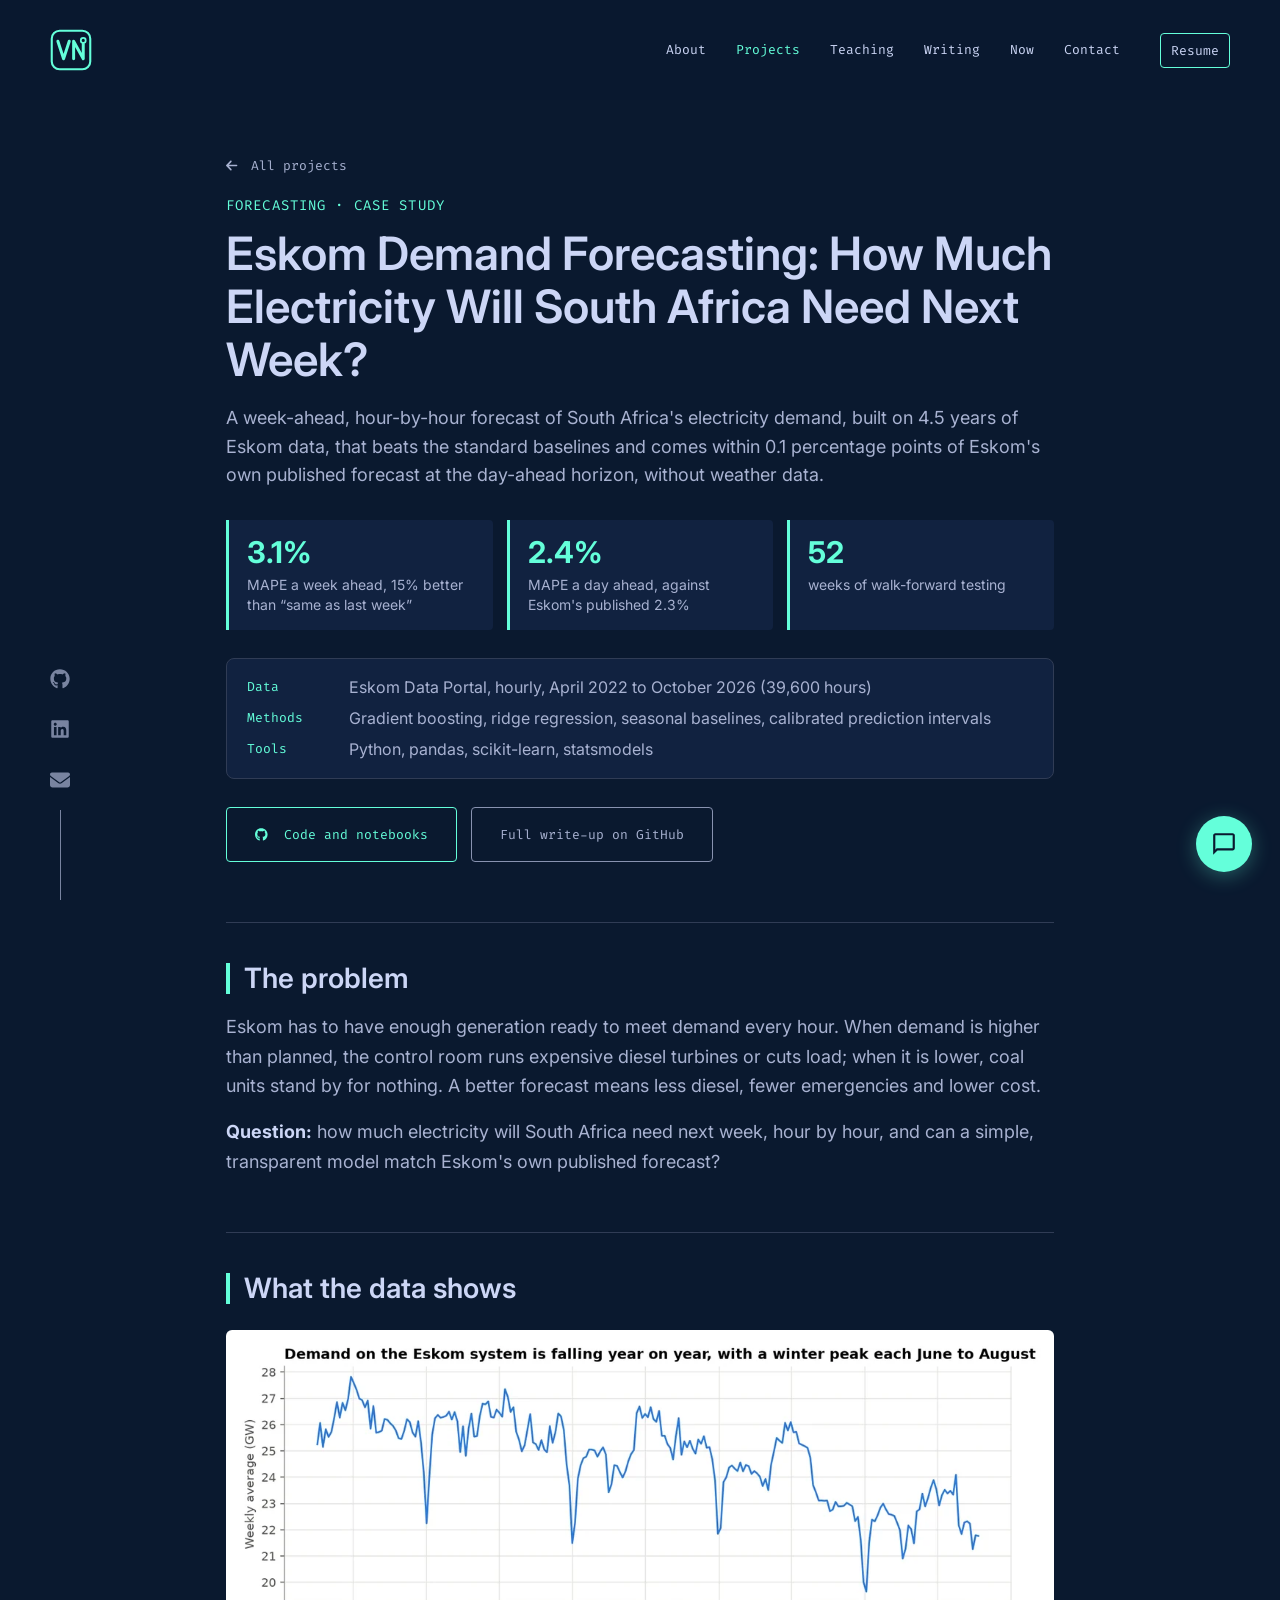
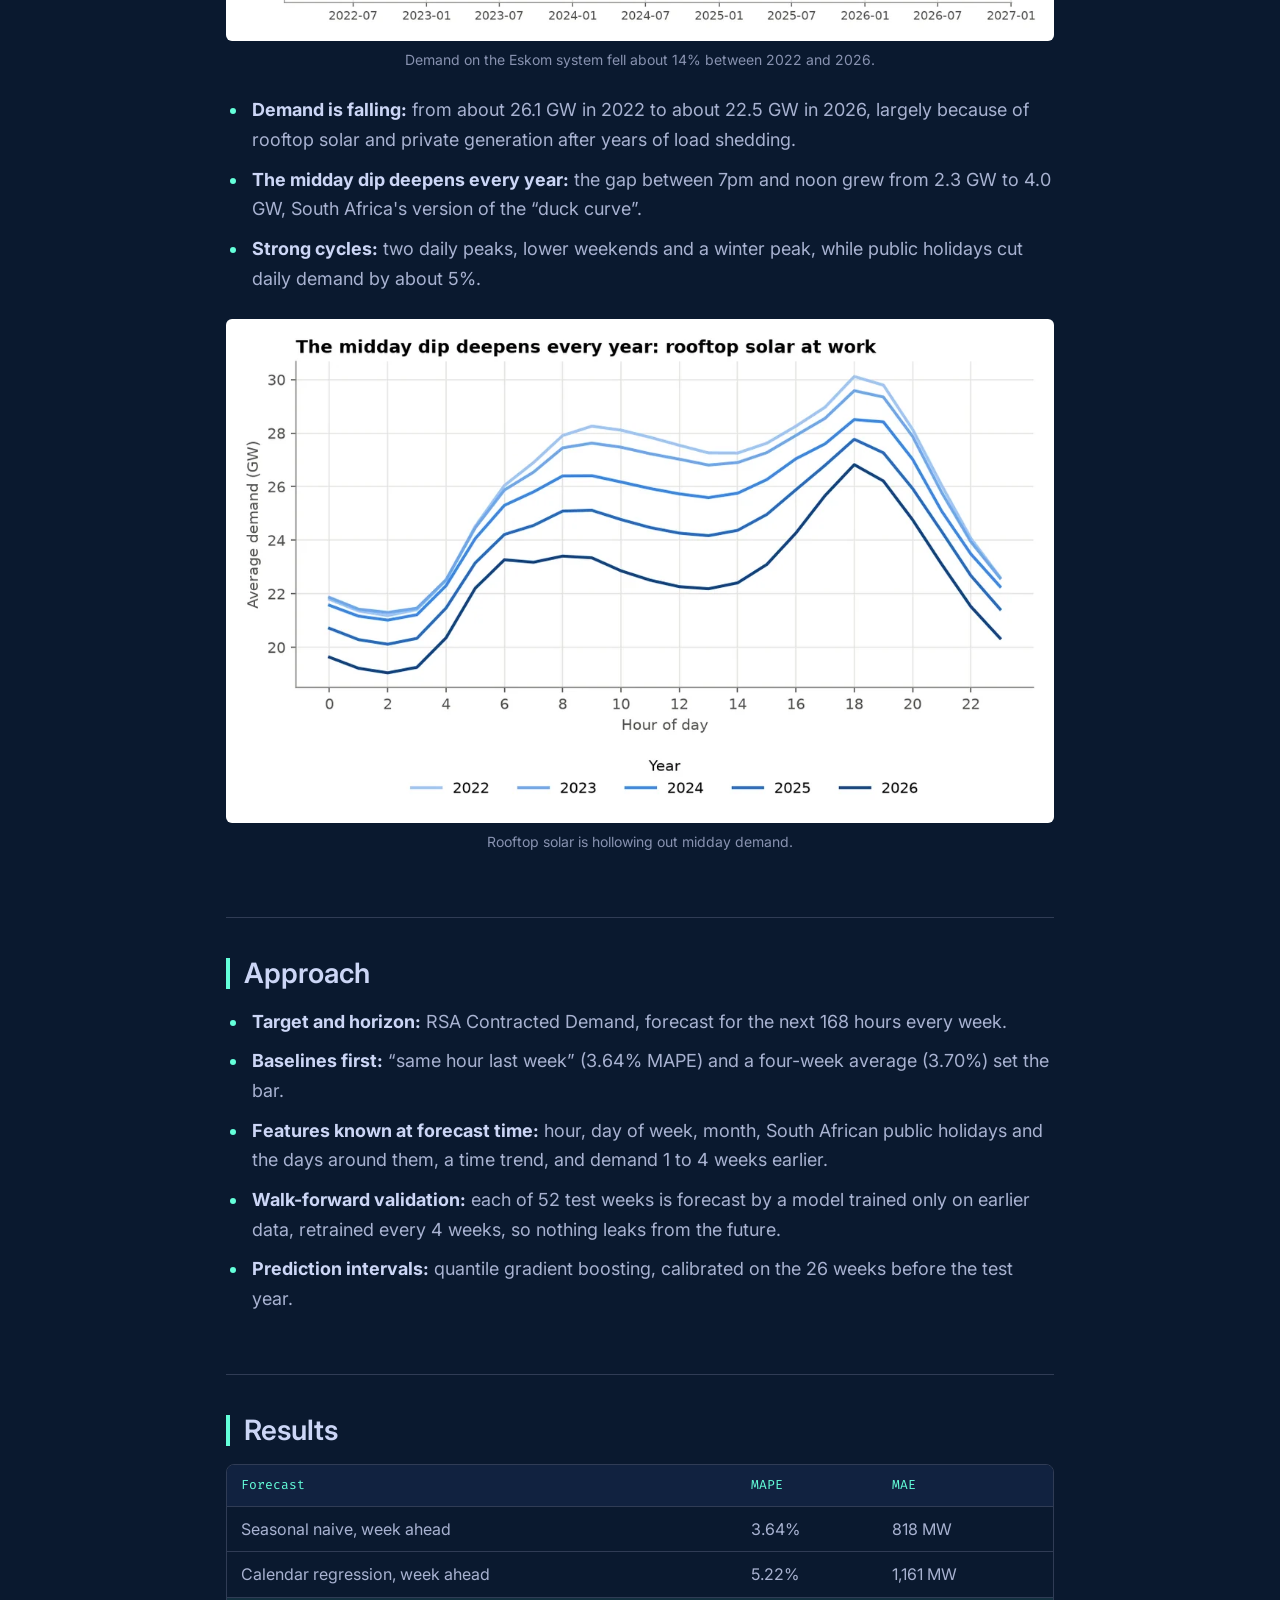
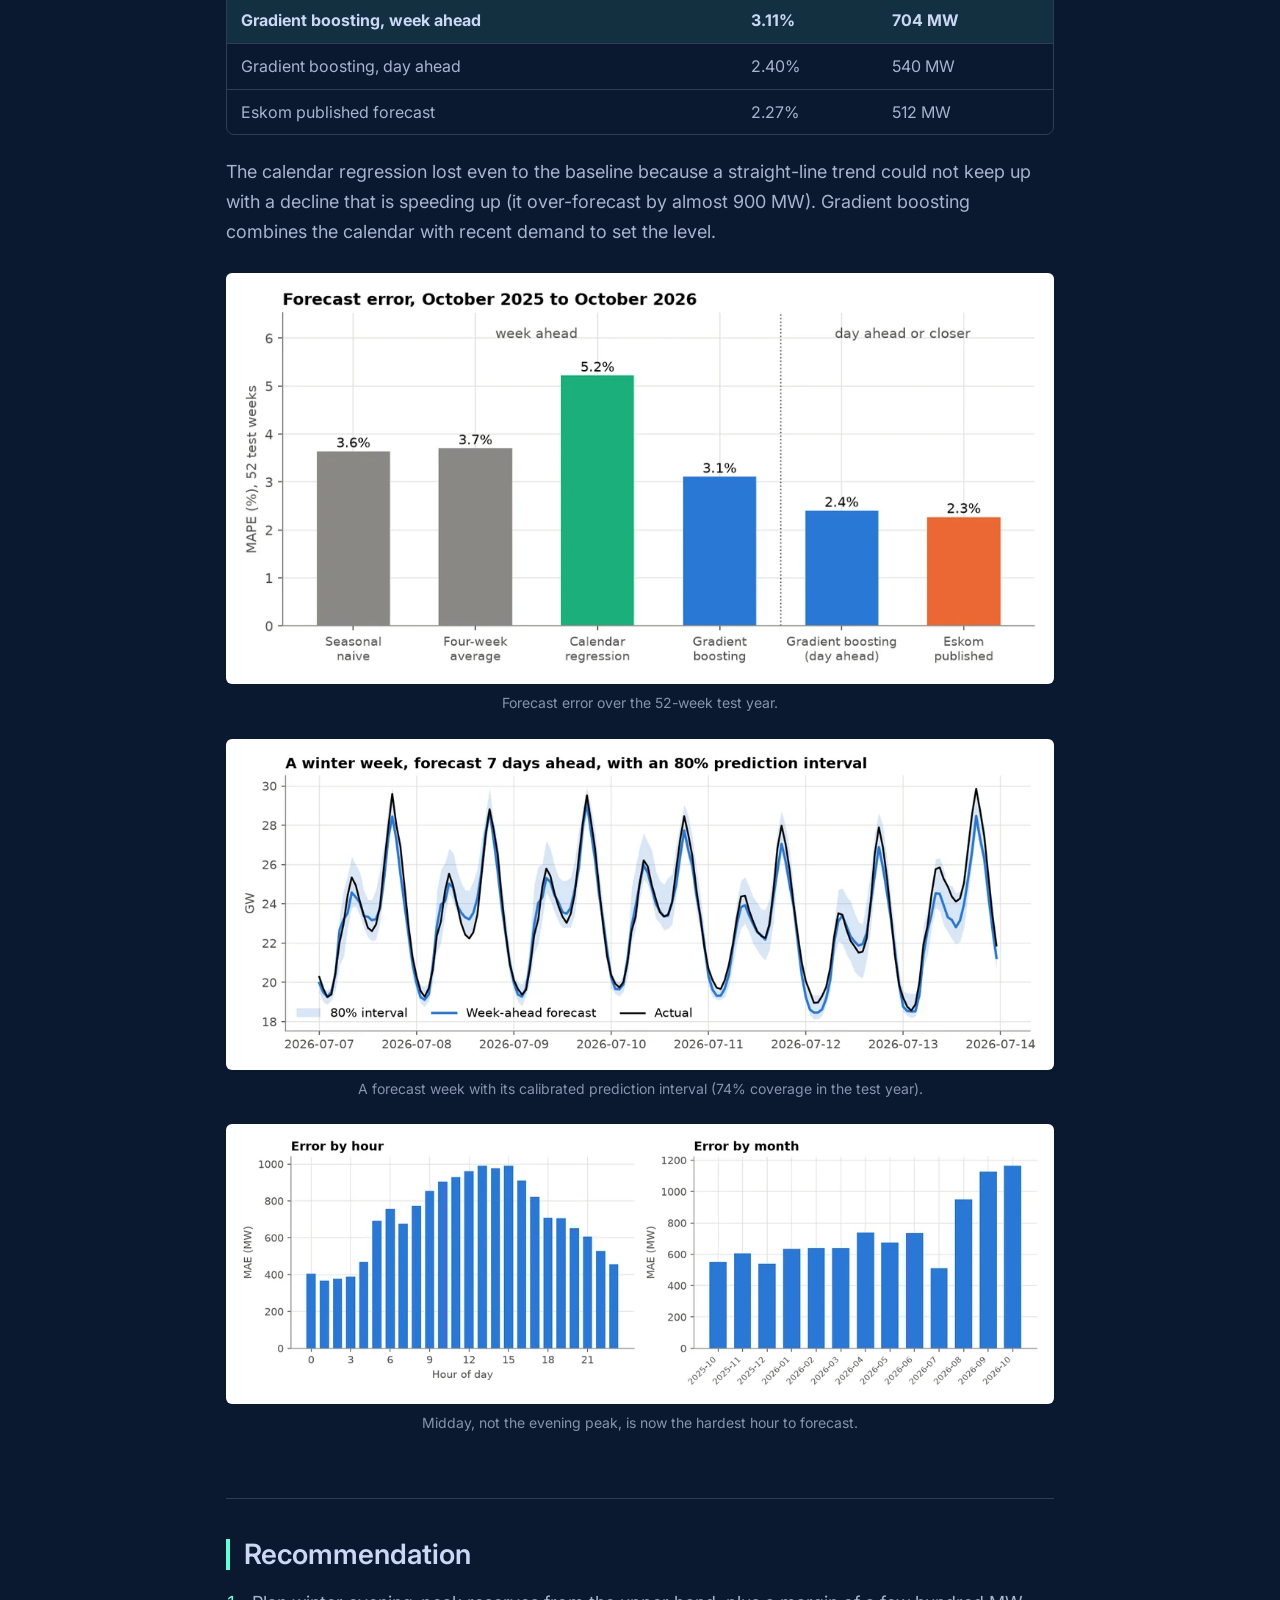
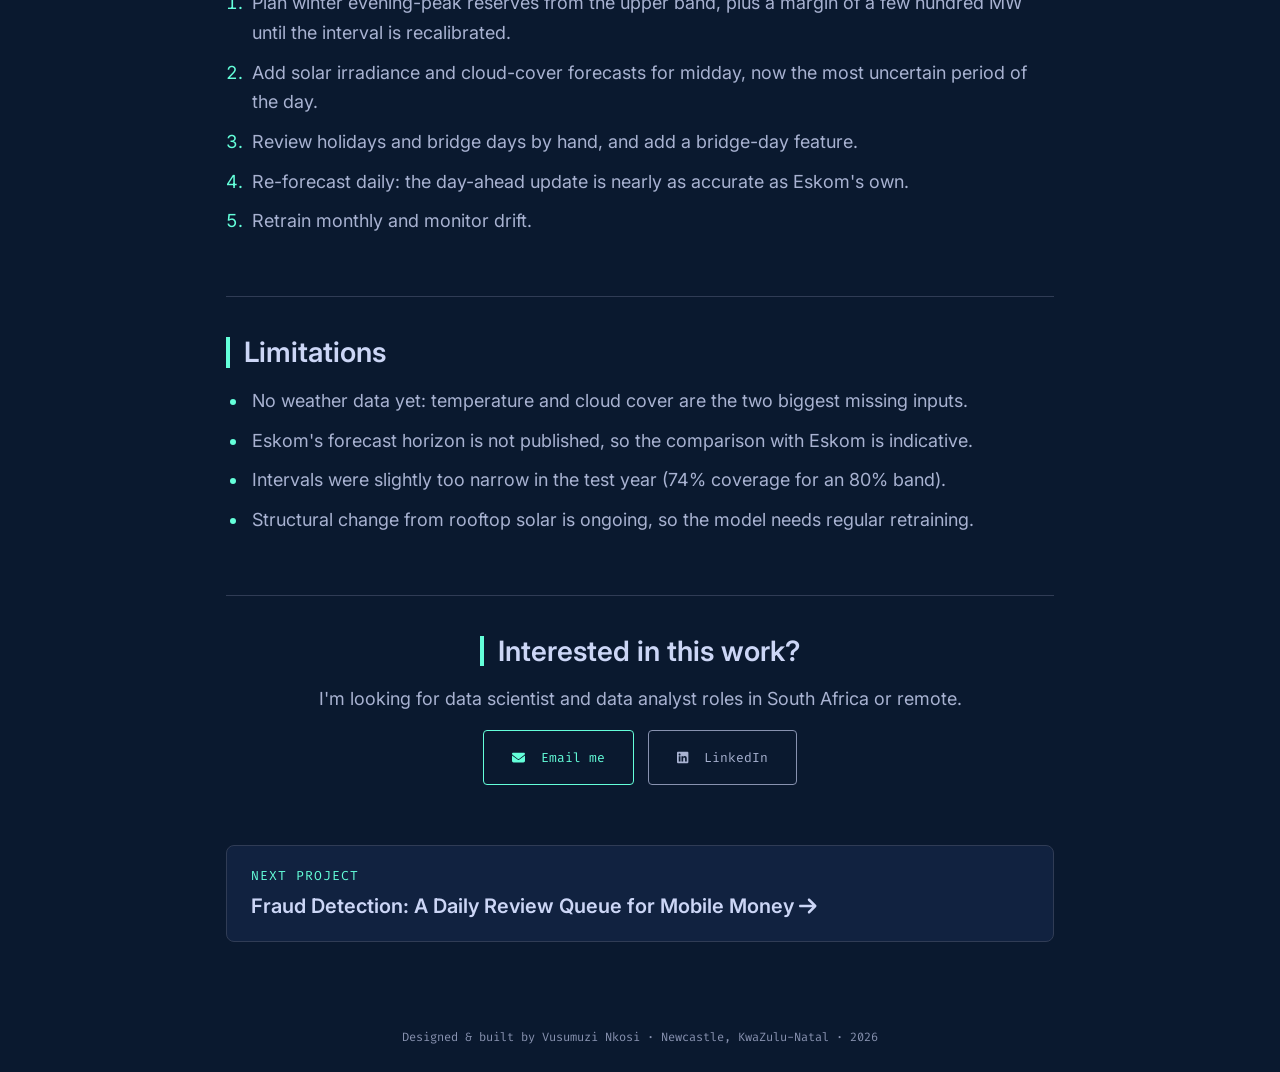
<file: projects/eskom-demand-forecasting.html>
<!DOCTYPE html>
<html lang="en">
<head>
    <meta charset="UTF-8">
    <meta name="viewport" content="width=device-width, initial-scale=1.0">
    <title>Eskom Demand Forecasting: How Much Electricity Will South Africa Need Next Week? | Vusumuzi Nkosi</title>
    <meta name="description" content="A week-ahead, hour-by-hour forecast of South Africa's electricity demand, built on 4.5 years of Eskom data, that beats the standard baselines and comes within 0.1 percentage points of Eskom's own published forecast at the day-ahead horizon, without weather data.">
    <meta property="og:type" content="article">
    <meta property="og:title" content="Eskom Demand Forecasting: How Much Electricity Will South Africa Need Next Week?">
    <meta property="og:description" content="A week-ahead, hour-by-hour forecast of South Africa's electricity demand, built on 4.5 years of Eskom data, that beats the standard baselines and comes within 0.1 percentage points of Eskom's own published forecast at the day-ahead horizon, without weather data.">
    <meta property="og:url" content="https://vusumuzinkosi.github.io/projects/eskom-demand-forecasting.html">
    <meta property="og:image" content="https://vusumuzinkosi.github.io/assets/images/social/eskom-demand-forecasting.jpg">
    <meta property="og:image:width" content="1200">
    <meta property="og:image:height" content="630">
    <meta property="og:image:alt" content="Eskom Demand Forecasting: 3.1% MAPE a week ahead, with a chart comparing forecast error across models">
    <meta property="og:site_name" content="Vusumuzi Nkosi">
    <meta name="twitter:card" content="summary_large_image">
    <meta name="twitter:image" content="https://vusumuzinkosi.github.io/assets/images/social/eskom-demand-forecasting.jpg">
    <link rel="canonical" href="https://vusumuzinkosi.github.io/projects/eskom-demand-forecasting.html">
    <meta name="theme-color" content="#0a192f">
    <link rel="icon" type="image/svg+xml" href="../favicon.svg">
    <link rel="icon" type="image/png" sizes="32x32" href="../favicon-32x32.png">
    <link rel="apple-touch-icon" sizes="180x180" href="../apple-touch-icon.png">
    <link rel="preconnect" href="https://fonts.googleapis.com">
    <link rel="preconnect" href="https://fonts.gstatic.com" crossorigin>
    <link href="https://fonts.googleapis.com/css2?family=Fira+Code:wght@300;400;500;600&family=Inter:wght@300;400;500;600;700&display=swap" rel="stylesheet">
    <link rel="stylesheet" href="../assets/css/style.css?v=20261024f">
    <link rel="stylesheet" href="../assets/css/site.css?v=20261025b">
    <link rel="stylesheet" href="../assets/css/project.css?v=20261024j">
    <link rel="stylesheet" href="../chatbot/chatbot.css?v=20261025b">
    <script type="application/ld+json">
    {
      "@context": "https://schema.org",
      "@type": "Article",
      "headline": "Eskom Demand Forecasting: How Much Electricity Will South Africa Need Next Week?",
      "description": "A week-ahead, hour-by-hour forecast of South Africa's electricity demand, built on 4.5 years of Eskom data, that beats the standard baselines and comes within 0.1 percentage points of Eskom's own published forecast at the day-ahead horizon, without weather data.",
      "url": "https://vusumuzinkosi.github.io/projects/eskom-demand-forecasting.html",
      "mainEntityOfPage": "https://vusumuzinkosi.github.io/projects/eskom-demand-forecasting.html",
      "image": "https://vusumuzinkosi.github.io/assets/images/social/eskom-demand-forecasting.jpg",
      "author": {
        "@type": "Person",
        "name": "Vusumuzi Nkosi",
        "url": "https://vusumuzinkosi.github.io/"
      },
      "inLanguage": "en",
      "isBasedOn": "https://github.com/vusumuzinkosi/eskom-demand-forecasting"
    }
    </script>
</head>
<body class="cs-page">
    <a class="skip-link" href="#main">Skip to content</a>

    <div class="social-links-fixed">
        <ul>
            <li><a href="https://github.com/vusumuzinkosi" target="_blank" rel="noopener" aria-label="GitHub"><i class="icon icon-github" aria-hidden="true"><svg viewBox="0 0 496 512" width="0.9688em" height="1em" aria-hidden="true" focusable="false"><path d="M165.9 397.4c0 2-2.3 3.6-5.2 3.6-3.3.3-5.6-1.3-5.6-3.6 0-2 2.3-3.6 5.2-3.6 3-.3 5.6 1.3 5.6 3.6zm-31.1-4.5c-.7 2 1.3 4.3 4.3 4.9 2.6 1 5.6 0 6.2-2s-1.3-4.3-4.3-5.2c-2.6-.7-5.5.3-6.2 2.3zm44.2-1.7c-2.9.7-4.9 2.6-4.6 4.9.3 2 2.9 3.3 5.9 2.6 2.9-.7 4.9-2.6 4.6-4.6-.3-1.9-3-3.2-5.9-2.9zM244.8 8C106.1 8 0 113.3 0 252c0 110.9 69.8 205.8 169.5 239.2 12.8 2.3 17.3-5.6 17.3-12.1 0-6.2-.3-40.4-.3-61.4 0 0-70 15-84.7-29.8 0 0-11.4-29.1-27.8-36.6 0 0-22.9-15.7 1.6-15.4 0 0 24.9 2 38.6 25.8 21.9 38.6 58.6 27.5 72.9 20.9 2.3-16 8.8-27.1 16-33.7-55.9-6.2-112.3-14.3-112.3-110.5 0-27.5 7.6-41.3 23.6-58.9-2.6-6.5-11.1-33.3 2.6-67.9 20.9-6.5 69 27 69 27 20-5.6 41.5-8.5 62.8-8.5s42.8 2.9 62.8 8.5c0 0 48.1-33.6 69-27 13.7 34.7 5.2 61.4 2.6 67.9 16 17.7 25.8 31.5 25.8 58.9 0 96.5-58.9 104.2-114.8 110.5 9.2 7.9 17 22.9 17 46.4 0 33.7-.3 75.4-.3 83.6 0 6.5 4.6 14.4 17.3 12.1C428.2 457.8 496 362.9 496 252 496 113.3 383.5 8 244.8 8zM97.2 352.9c-1.3 1-1 3.3.7 5.2 1.6 1.6 3.9 2.3 5.2 1 1.3-1 1-3.3-.7-5.2-1.6-1.6-3.9-2.3-5.2-1zm-10.8-8.1c-.7 1.3.3 2.9 2.3 3.9 1.6 1 3.6.7 4.3-.7.7-1.3-.3-2.9-2.3-3.9-2-.6-3.6-.3-4.3.7zm32.4 35.6c-1.6 1.3-1 4.3 1.3 6.2 2.3 2.3 5.2 2.6 6.5 1 1.3-1.3.7-4.3-1.3-6.2-2.2-2.3-5.2-2.6-6.5-1zm-11.4-14.7c-1.6 1-1.6 3.6 0 5.9 1.6 2.3 4.3 3.3 5.6 2.3 1.6-1.3 1.6-3.9 0-6.2-1.4-2.3-4-3.3-5.6-2z"/></svg></i></a></li>
            <li><a href="https://www.linkedin.com/in/vusumuzinkosi/" target="_blank" rel="noopener" aria-label="LinkedIn"><i class="icon icon-linkedin" aria-hidden="true"><svg viewBox="0 0 448 512" width="0.875em" height="1em" aria-hidden="true" focusable="false"><path d="M416 32H31.9C14.3 32 0 46.5 0 64.3v383.4C0 465.5 14.3 480 31.9 480H416c17.6 0 32-14.5 32-32.3V64.3c0-17.8-14.4-32.3-32-32.3zM135.4 416H69V202.2h66.5V416zm-33.2-243c-21.3 0-38.5-17.3-38.5-38.5S80.9 96 102.2 96c21.2 0 38.5 17.3 38.5 38.5 0 21.3-17.2 38.5-38.5 38.5zm282.1 243h-66.4V312c0-24.8-.5-56.7-34.5-56.7-34.6 0-39.9 27-39.9 54.9V416h-66.4V202.2h63.7v29.2h.9c8.9-16.8 30.6-34.5 62.9-34.5 67.2 0 79.7 44.3 79.7 101.9V416z"/></svg></i></a></li>
            <li><a href="mailto:vusizwe@rocketmail.com" aria-label="Email"><i class="icon icon-envelope" aria-hidden="true"><svg viewBox="0 0 512 512" width="1em" height="1em" aria-hidden="true" focusable="false"><path d="M48 64C21.5 64 0 85.5 0 112c0 15.1 7.1 29.3 19.2 38.4L236.8 313.6c11.4 8.5 27 8.5 38.4 0L492.8 150.4c12.1-9.1 19.2-23.3 19.2-38.4c0-26.5-21.5-48-48-48H48zM0 176V384c0 35.3 28.7 64 64 64H448c35.3 0 64-28.7 64-64V176L294.4 339.2c-22.8 17.1-54 17.1-76.8 0L0 176z"/></svg></i></a></li>
        </ul>
    </div>

    <header class="header">
        <nav class="nav" aria-label="Main">
            <div class="nav-logo">
                <a href="../" aria-label="Vusumuzi Nkosi, home"><svg class="logo-mark" viewBox="0 0 48 48" width="42" height="42" aria-hidden="true" focusable="false"><rect x="2" y="2" width="44" height="44" rx="9" fill="none" stroke="#64ffda" stroke-width="2.4"/><polyline points="9,14 15.5,34 22,14" fill="none" stroke="#64ffda" stroke-width="3.4" stroke-linecap="round" stroke-linejoin="round"/><polyline points="27,34 27,14 38,34 38,17" fill="none" stroke="#64ffda" stroke-width="3.4" stroke-linecap="round" stroke-linejoin="round"/><circle cx="38" cy="13" r="2.8" fill="#0a192f" stroke="#64ffda" stroke-width="2"/></svg></a>
            </div>
            <button class="nav-toggle" type="button" aria-controls="nav-menu" aria-expanded="false" aria-label="Open menu"><span></span></button>
            <div class="nav-menu" id="nav-menu">
                <ol>
                    <li><a href="../about.html">About</a></li>
                    <li><a href="../projects/" aria-current="page">Projects</a></li>
                    <li><a href="../teaching.html">Teaching</a></li>
                    <li><a href="../writing/">Writing</a></li>
                    <li><a href="../now.html">Now</a></li>
                    <li><a href="../contact.html">Contact</a></li>
                </ol>
                <a href="../assets/Vusumuzi_Nkosi_Resume.pdf?v=20261025c" target="_blank" rel="noopener" class="nav-cv-button" data-goatcounter-click="resume-download">Resume</a>
            </div>
        </nav>
    </header>
    <div class="nav-scrim"></div>

    <main id="main" class="cs-main">
        <section class="cs-hero">
            <a class="cs-back" href="./"><i class="icon icon-arrow-left" aria-hidden="true"><svg viewBox="0 0 448 512" width="0.875em" height="1em" aria-hidden="true" focusable="false"><path d="M9.4 233.4c-12.5 12.5-12.5 32.8 0 45.3l160 160c12.5 12.5 32.8 12.5 45.3 0s12.5-32.8 0-45.3L109.2 288 416 288c17.7 0 32-14.3 32-32s-14.3-32-32-32l-306.7 0L214.6 118.6c12.5-12.5 12.5-32.8 0-45.3s-32.8-12.5-45.3 0l-160 160z"/></svg></i> All projects</a>
            <p class="cs-overline">Forecasting &middot; Case study</p>
            <h1>Eskom Demand Forecasting: How Much Electricity Will South Africa Need Next Week?</h1>
            <p class="cs-summary">A week-ahead, hour-by-hour forecast of South Africa's electricity demand, built on 4.5 years of Eskom data, that beats the standard baselines and comes within 0.1 percentage points of Eskom's own published forecast at the day-ahead horizon, without weather data.</p>
            <ul class="cs-metrics">
                <li><strong>3.1%</strong><span>MAPE a week ahead, 15% better than &ldquo;same as last week&rdquo;</span></li>
                <li><strong>2.4%</strong><span>MAPE a day ahead, against Eskom's published 2.3%</span></li>
                <li><strong>52</strong><span>weeks of walk-forward testing</span></li>
            </ul>
            <dl class="cs-facts">
                <div><dt>Data</dt><dd>Eskom Data Portal, hourly, April 2022 to October 2026 (39,600 hours)</dd></div>
                <div><dt>Methods</dt><dd>Gradient boosting, ridge regression, seasonal baselines, calibrated prediction intervals</dd></div>
                <div><dt>Tools</dt><dd>Python, pandas, scikit-learn, statsmodels</dd></div>
            </dl>
            <div class="cs-actions">
                <a class="cta-button" href="https://github.com/vusumuzinkosi/eskom-demand-forecasting" target="_blank" rel="noopener"><i class="icon icon-github" aria-hidden="true"><svg viewBox="0 0 496 512" width="0.9688em" height="1em" aria-hidden="true" focusable="false"><path d="M165.9 397.4c0 2-2.3 3.6-5.2 3.6-3.3.3-5.6-1.3-5.6-3.6 0-2 2.3-3.6 5.2-3.6 3-.3 5.6 1.3 5.6 3.6zm-31.1-4.5c-.7 2 1.3 4.3 4.3 4.9 2.6 1 5.6 0 6.2-2s-1.3-4.3-4.3-5.2c-2.6-.7-5.5.3-6.2 2.3zm44.2-1.7c-2.9.7-4.9 2.6-4.6 4.9.3 2 2.9 3.3 5.9 2.6 2.9-.7 4.9-2.6 4.6-4.6-.3-1.9-3-3.2-5.9-2.9zM244.8 8C106.1 8 0 113.3 0 252c0 110.9 69.8 205.8 169.5 239.2 12.8 2.3 17.3-5.6 17.3-12.1 0-6.2-.3-40.4-.3-61.4 0 0-70 15-84.7-29.8 0 0-11.4-29.1-27.8-36.6 0 0-22.9-15.7 1.6-15.4 0 0 24.9 2 38.6 25.8 21.9 38.6 58.6 27.5 72.9 20.9 2.3-16 8.8-27.1 16-33.7-55.9-6.2-112.3-14.3-112.3-110.5 0-27.5 7.6-41.3 23.6-58.9-2.6-6.5-11.1-33.3 2.6-67.9 20.9-6.5 69 27 69 27 20-5.6 41.5-8.5 62.8-8.5s42.8 2.9 62.8 8.5c0 0 48.1-33.6 69-27 13.7 34.7 5.2 61.4 2.6 67.9 16 17.7 25.8 31.5 25.8 58.9 0 96.5-58.9 104.2-114.8 110.5 9.2 7.9 17 22.9 17 46.4 0 33.7-.3 75.4-.3 83.6 0 6.5 4.6 14.4 17.3 12.1C428.2 457.8 496 362.9 496 252 496 113.3 383.5 8 244.8 8zM97.2 352.9c-1.3 1-1 3.3.7 5.2 1.6 1.6 3.9 2.3 5.2 1 1.3-1 1-3.3-.7-5.2-1.6-1.6-3.9-2.3-5.2-1zm-10.8-8.1c-.7 1.3.3 2.9 2.3 3.9 1.6 1 3.6.7 4.3-.7.7-1.3-.3-2.9-2.3-3.9-2-.6-3.6-.3-4.3.7zm32.4 35.6c-1.6 1.3-1 4.3 1.3 6.2 2.3 2.3 5.2 2.6 6.5 1 1.3-1.3.7-4.3-1.3-6.2-2.2-2.3-5.2-2.6-6.5-1zm-11.4-14.7c-1.6 1-1.6 3.6 0 5.9 1.6 2.3 4.3 3.3 5.6 2.3 1.6-1.3 1.6-3.9 0-6.2-1.4-2.3-4-3.3-5.6-2z"/></svg></i> Code and notebooks</a>
                <a class="cta-button cta-secondary" href="https://github.com/vusumuzinkosi/eskom-demand-forecasting#readme" target="_blank" rel="noopener">Full write-up on GitHub</a>
            </div>
        </section>

        <section class="cs-section">
            <h2>The problem</h2>
            <p>Eskom has to have enough generation ready to meet demand every hour. When demand is higher than planned, the control room runs expensive diesel turbines or cuts load; when it is lower, coal units stand by for nothing. A better forecast means less diesel, fewer emergencies and lower cost.</p>
            <p><strong>Question:</strong> how much electricity will South Africa need next week, hour by hour, and can a simple, transparent model match Eskom's own published forecast?</p>
        </section>
        <section class="cs-section">
            <h2>What the data shows</h2>
            <figure class="cs-figure">
                <img src="../assets/images/projects/eskom-weekly-demand.webp" alt="Weekly average demand on the Eskom system falling from about 26 GW in 2022 to about 22.5 GW in 2026" loading="lazy" width="1100" height="396">
                <figcaption>Demand on the Eskom system fell about 14% between 2022 and 2026.</figcaption>
            </figure>
            <ul class="cs-list">
                <li><strong>Demand is falling:</strong> from about 26.1 GW in 2022 to about 22.5 GW in 2026, largely because of rooftop solar and private generation after years of load shedding.</li>
                <li><strong>The midday dip deepens every year:</strong> the gap between 7pm and noon grew from 2.3 GW to 4.0 GW, South Africa's version of the &ldquo;duck curve&rdquo;.</li>
                <li><strong>Strong cycles:</strong> two daily peaks, lower weekends and a winter peak, while public holidays cut daily demand by about 5%.</li>
            </ul>
            <figure class="cs-figure">
                <img src="../assets/images/projects/eskom-daily-profile-by-year.webp" alt="Average daily demand profile by year, showing the midday dip deepening from 2022 to 2026" loading="lazy" width="1100" height="658">
                <figcaption>Rooftop solar is hollowing out midday demand.</figcaption>
            </figure>
        </section>
        <section class="cs-section">
            <h2>Approach</h2>
            <ul class="cs-list">
                <li><strong>Target and horizon:</strong> RSA Contracted Demand, forecast for the next 168 hours every week.</li>
                <li><strong>Baselines first:</strong> &ldquo;same hour last week&rdquo; (3.64% MAPE) and a four-week average (3.70%) set the bar.</li>
                <li><strong>Features known at forecast time:</strong> hour, day of week, month, South African public holidays and the days around them, a time trend, and demand 1 to 4 weeks earlier.</li>
                <li><strong>Walk-forward validation:</strong> each of 52 test weeks is forecast by a model trained only on earlier data, retrained every 4 weeks, so nothing leaks from the future.</li>
                <li><strong>Prediction intervals:</strong> quantile gradient boosting, calibrated on the 26 weeks before the test year.</li>
            </ul>
        </section>
        <section class="cs-section">
            <h2>Results</h2>
            <div class="cs-table-wrap">
                <table class="cs-table">
                    <thead><tr><th>Forecast</th><th>MAPE</th><th>MAE</th></tr></thead>
                    <tbody>
                        <tr><td>Seasonal naive, week ahead</td><td>3.64%</td><td>818 MW</td></tr>
                        <tr><td>Calendar regression, week ahead</td><td>5.22%</td><td>1,161 MW</td></tr>
                        <tr class="cs-row-highlight"><td><strong>Gradient boosting, week ahead</strong></td><td><strong>3.11%</strong></td><td><strong>704 MW</strong></td></tr>
                        <tr><td>Gradient boosting, day ahead</td><td>2.40%</td><td>540 MW</td></tr>
                        <tr><td>Eskom published forecast</td><td>2.27%</td><td>512 MW</td></tr>
                    </tbody>
                </table>
            </div>
            <p>The calendar regression lost even to the baseline because a straight-line trend could not keep up with a decline that is speeding up (it over-forecast by almost 900 MW). Gradient boosting combines the calendar with recent demand to set the level.</p>
            <figure class="cs-figure">
                <img src="../assets/images/projects/eskom-model-comparison.webp" alt="Bar chart of forecast error by model; gradient boosting 3.1% week ahead and 2.4% day ahead against Eskom's 2.3%" loading="lazy" width="1000" height="485">
                <figcaption>Forecast error over the 52-week test year.</figcaption>
            </figure>
            <figure class="cs-figure">
                <img src="../assets/images/projects/eskom-forecast-week-with-interval.webp" alt="One forecast week with the calibrated 80% prediction interval" loading="lazy" width="1100" height="424">
                <figcaption>A forecast week with its calibrated prediction interval (74% coverage in the test year).</figcaption>
            </figure>
            <figure class="cs-figure">
                <img src="../assets/images/projects/eskom-error-by-hour-and-month.webp" alt="Heatmap of forecast error by hour and month; midday hours have the largest errors" loading="lazy" width="1100" height="354">
                <figcaption>Midday, not the evening peak, is now the hardest hour to forecast.</figcaption>
            </figure>
        </section>
        <section class="cs-section">
            <h2>Recommendation</h2>
            <ol class="cs-list">
                <li>Plan winter evening-peak reserves from the upper band, plus a margin of a few hundred MW until the interval is recalibrated.</li>
                <li>Add solar irradiance and cloud-cover forecasts for midday, now the most uncertain period of the day.</li>
                <li>Review holidays and bridge days by hand, and add a bridge-day feature.</li>
                <li>Re-forecast daily: the day-ahead update is nearly as accurate as Eskom's own.</li>
                <li>Retrain monthly and monitor drift.</li>
            </ol>
        </section>
        <section class="cs-section">
            <h2>Limitations</h2>
            <ul class="cs-list">
                <li>No weather data yet: temperature and cloud cover are the two biggest missing inputs.</li>
                <li>Eskom's forecast horizon is not published, so the comparison with Eskom is indicative.</li>
                <li>Intervals were slightly too narrow in the test year (74% coverage for an 80% band).</li>
                <li>Structural change from rooftop solar is ongoing, so the model needs regular retraining.</li>
            </ul>
        </section>

        <section class="cs-section cs-cta">
            <h2>Interested in this work?</h2>
            <p>I'm looking for data scientist and data analyst roles in South Africa or remote.</p>
            <div class="cs-actions">
                <a class="cta-button" href="mailto:vusizwe@rocketmail.com"><i class="icon icon-envelope" aria-hidden="true"><svg viewBox="0 0 512 512" width="1em" height="1em" aria-hidden="true" focusable="false"><path d="M48 64C21.5 64 0 85.5 0 112c0 15.1 7.1 29.3 19.2 38.4L236.8 313.6c11.4 8.5 27 8.5 38.4 0L492.8 150.4c12.1-9.1 19.2-23.3 19.2-38.4c0-26.5-21.5-48-48-48H48zM0 176V384c0 35.3 28.7 64 64 64H448c35.3 0 64-28.7 64-64V176L294.4 339.2c-22.8 17.1-54 17.1-76.8 0L0 176z"/></svg></i> Email me</a>
                <a class="cta-button cta-secondary" href="https://www.linkedin.com/in/vusumuzinkosi/" target="_blank" rel="noopener"><i class="icon icon-linkedin" aria-hidden="true"><svg viewBox="0 0 448 512" width="0.875em" height="1em" aria-hidden="true" focusable="false"><path d="M416 32H31.9C14.3 32 0 46.5 0 64.3v383.4C0 465.5 14.3 480 31.9 480H416c17.6 0 32-14.5 32-32.3V64.3c0-17.8-14.4-32.3-32-32.3zM135.4 416H69V202.2h66.5V416zm-33.2-243c-21.3 0-38.5-17.3-38.5-38.5S80.9 96 102.2 96c21.2 0 38.5 17.3 38.5 38.5 0 21.3-17.2 38.5-38.5 38.5zm282.1 243h-66.4V312c0-24.8-.5-56.7-34.5-56.7-34.6 0-39.9 27-39.9 54.9V416h-66.4V202.2h63.7v29.2h.9c8.9-16.8 30.6-34.5 62.9-34.5 67.2 0 79.7 44.3 79.7 101.9V416z"/></svg></i> LinkedIn</a>
            </div>
        </section>

        <nav class="cs-next" aria-label="Next project">
            <span>Next project</span>
            <a href="fraud-detection-mobile-money.html">Fraud Detection: A Daily Review Queue for Mobile Money <i class="icon icon-arrow-right" aria-hidden="true"><svg viewBox="0 0 448 512" width="0.875em" height="1em" aria-hidden="true" focusable="false"><path d="M438.6 278.6c12.5-12.5 12.5-32.8 0-45.3l-160-160c-12.5-12.5-32.8-12.5-45.3 0s-12.5 32.8 0 45.3L338.8 224 32 224c-17.7 0-32 14.3-32 32s14.3 32 32 32l306.7 0L233.4 393.4c-12.5 12.5-12.5 32.8 0 45.3s32.8 12.5 45.3 0l160-160z"/></svg></i></a>
        </nav>
    </main>

    <footer class="footer">
        <div class="footer-social">
            <ul>
                <li><a href="https://github.com/vusumuzinkosi" target="_blank" rel="noopener" aria-label="GitHub"><i class="icon icon-github" aria-hidden="true"><svg viewBox="0 0 496 512" width="0.9688em" height="1em" aria-hidden="true" focusable="false"><path d="M165.9 397.4c0 2-2.3 3.6-5.2 3.6-3.3.3-5.6-1.3-5.6-3.6 0-2 2.3-3.6 5.2-3.6 3-.3 5.6 1.3 5.6 3.6zm-31.1-4.5c-.7 2 1.3 4.3 4.3 4.9 2.6 1 5.6 0 6.2-2s-1.3-4.3-4.3-5.2c-2.6-.7-5.5.3-6.2 2.3zm44.2-1.7c-2.9.7-4.9 2.6-4.6 4.9.3 2 2.9 3.3 5.9 2.6 2.9-.7 4.9-2.6 4.6-4.6-.3-1.9-3-3.2-5.9-2.9zM244.8 8C106.1 8 0 113.3 0 252c0 110.9 69.8 205.8 169.5 239.2 12.8 2.3 17.3-5.6 17.3-12.1 0-6.2-.3-40.4-.3-61.4 0 0-70 15-84.7-29.8 0 0-11.4-29.1-27.8-36.6 0 0-22.9-15.7 1.6-15.4 0 0 24.9 2 38.6 25.8 21.9 38.6 58.6 27.5 72.9 20.9 2.3-16 8.8-27.1 16-33.7-55.9-6.2-112.3-14.3-112.3-110.5 0-27.5 7.6-41.3 23.6-58.9-2.6-6.5-11.1-33.3 2.6-67.9 20.9-6.5 69 27 69 27 20-5.6 41.5-8.5 62.8-8.5s42.8 2.9 62.8 8.5c0 0 48.1-33.6 69-27 13.7 34.7 5.2 61.4 2.6 67.9 16 17.7 25.8 31.5 25.8 58.9 0 96.5-58.9 104.2-114.8 110.5 9.2 7.9 17 22.9 17 46.4 0 33.7-.3 75.4-.3 83.6 0 6.5 4.6 14.4 17.3 12.1C428.2 457.8 496 362.9 496 252 496 113.3 383.5 8 244.8 8zM97.2 352.9c-1.3 1-1 3.3.7 5.2 1.6 1.6 3.9 2.3 5.2 1 1.3-1 1-3.3-.7-5.2-1.6-1.6-3.9-2.3-5.2-1zm-10.8-8.1c-.7 1.3.3 2.9 2.3 3.9 1.6 1 3.6.7 4.3-.7.7-1.3-.3-2.9-2.3-3.9-2-.6-3.6-.3-4.3.7zm32.4 35.6c-1.6 1.3-1 4.3 1.3 6.2 2.3 2.3 5.2 2.6 6.5 1 1.3-1.3.7-4.3-1.3-6.2-2.2-2.3-5.2-2.6-6.5-1zm-11.4-14.7c-1.6 1-1.6 3.6 0 5.9 1.6 2.3 4.3 3.3 5.6 2.3 1.6-1.3 1.6-3.9 0-6.2-1.4-2.3-4-3.3-5.6-2z"/></svg></i></a></li>
                <li><a href="https://www.linkedin.com/in/vusumuzinkosi/" target="_blank" rel="noopener" aria-label="LinkedIn"><i class="icon icon-linkedin" aria-hidden="true"><svg viewBox="0 0 448 512" width="0.875em" height="1em" aria-hidden="true" focusable="false"><path d="M416 32H31.9C14.3 32 0 46.5 0 64.3v383.4C0 465.5 14.3 480 31.9 480H416c17.6 0 32-14.5 32-32.3V64.3c0-17.8-14.4-32.3-32-32.3zM135.4 416H69V202.2h66.5V416zm-33.2-243c-21.3 0-38.5-17.3-38.5-38.5S80.9 96 102.2 96c21.2 0 38.5 17.3 38.5 38.5 0 21.3-17.2 38.5-38.5 38.5zm282.1 243h-66.4V312c0-24.8-.5-56.7-34.5-56.7-34.6 0-39.9 27-39.9 54.9V416h-66.4V202.2h63.7v29.2h.9c8.9-16.8 30.6-34.5 62.9-34.5 67.2 0 79.7 44.3 79.7 101.9V416z"/></svg></i></a></li>
                <li><a href="mailto:vusizwe@rocketmail.com" aria-label="Email"><i class="icon icon-envelope" aria-hidden="true"><svg viewBox="0 0 512 512" width="1em" height="1em" aria-hidden="true" focusable="false"><path d="M48 64C21.5 64 0 85.5 0 112c0 15.1 7.1 29.3 19.2 38.4L236.8 313.6c11.4 8.5 27 8.5 38.4 0L492.8 150.4c12.1-9.1 19.2-23.3 19.2-38.4c0-26.5-21.5-48-48-48H48zM0 176V384c0 35.3 28.7 64 64 64H448c35.3 0 64-28.7 64-64V176L294.4 339.2c-22.8 17.1-54 17.1-76.8 0L0 176z"/></svg></i></a></li>
            </ul>
        </div>
        <div class="footer-content">
            <p>Designed &amp; built by <a href="https://github.com/vusumuzinkosi" target="_blank" rel="noopener">Vusumuzi Nkosi</a> &middot; Newcastle, KwaZulu-Natal &middot; <span data-year>2026</span></p>
        </div>
    </footer>

    <script src="../assets/js/main.js?v=20261024f"></script>
    <script src="../assets/js/site.js?v=20261025b"></script>
    <script src="../chatbot/chatbot.js?v=20261025b" defer></script>
    <!-- Visitor statistics: GoatCounter (no cookies) -->
    <script data-goatcounter="https://vusumuzinkosi.goatcounter.com/count" async src="https://gc.zgo.at/count.js"></script>
</body>
</html>
</file>
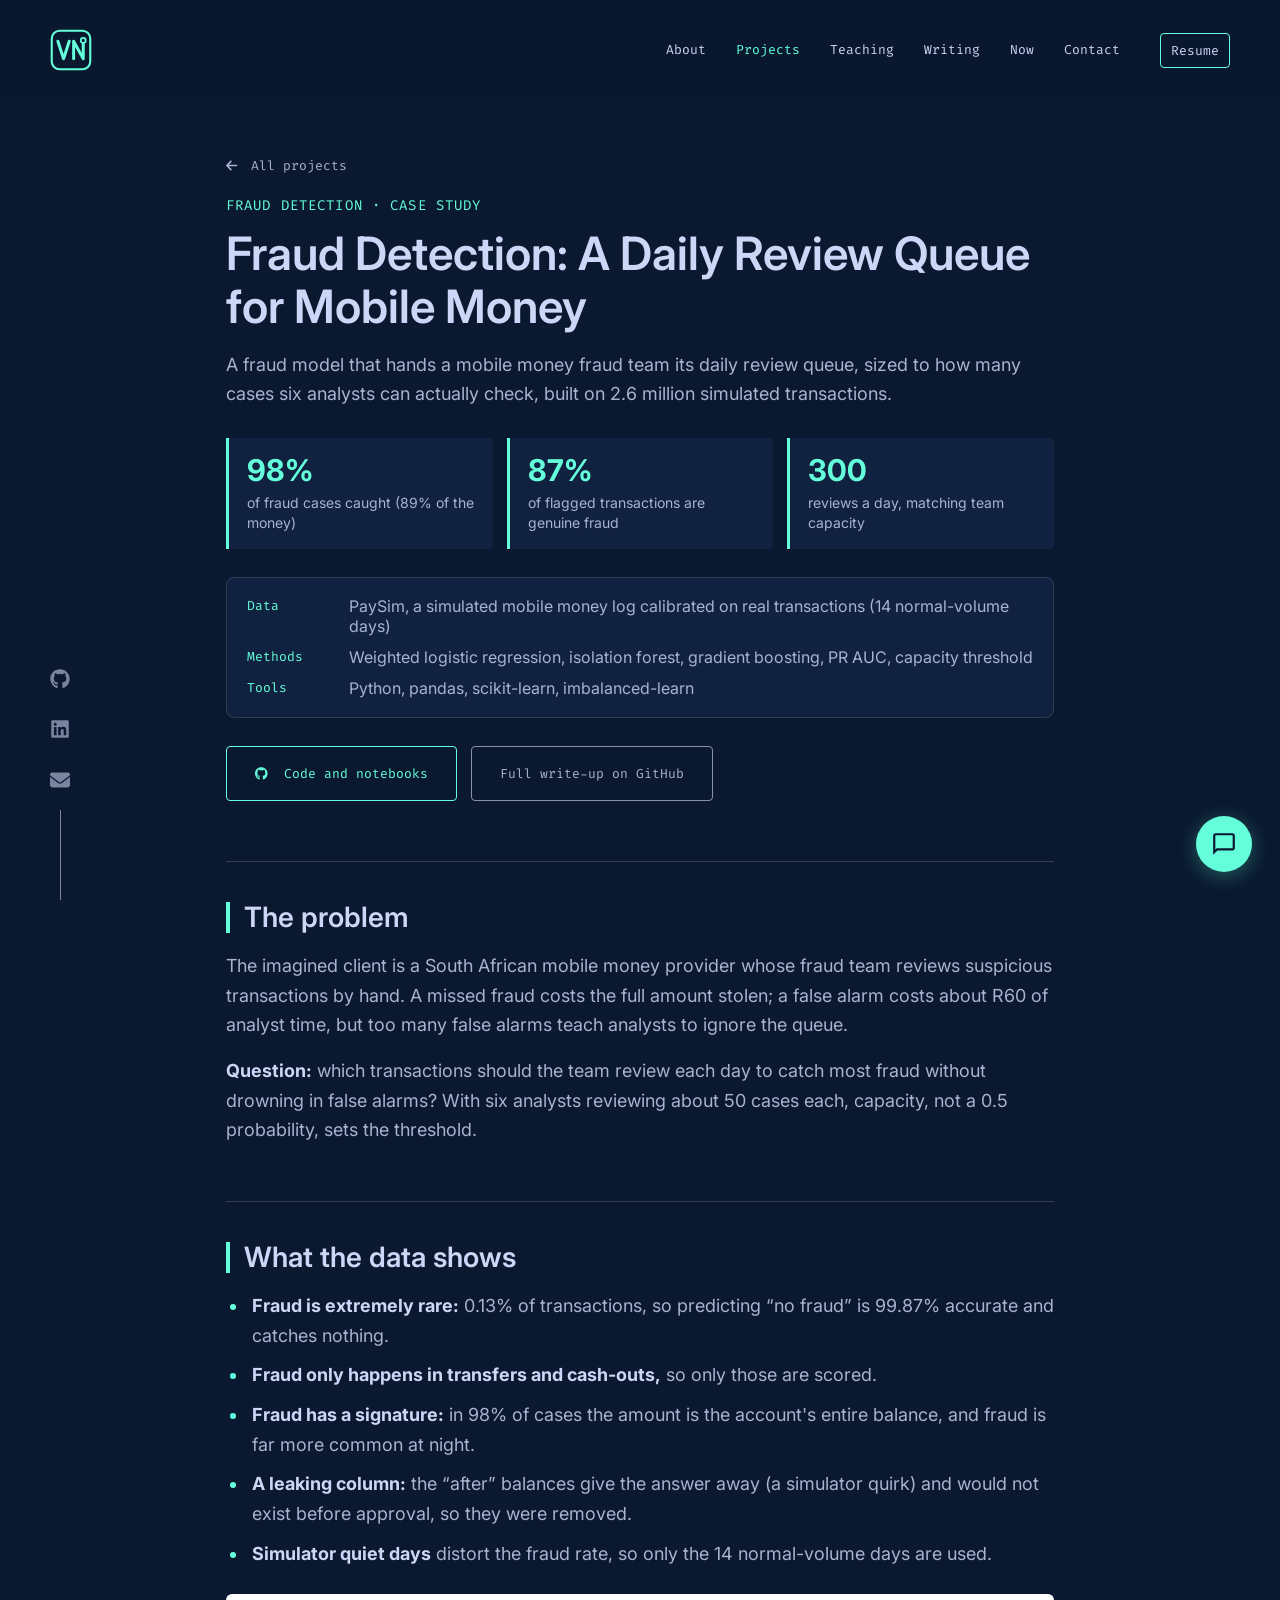
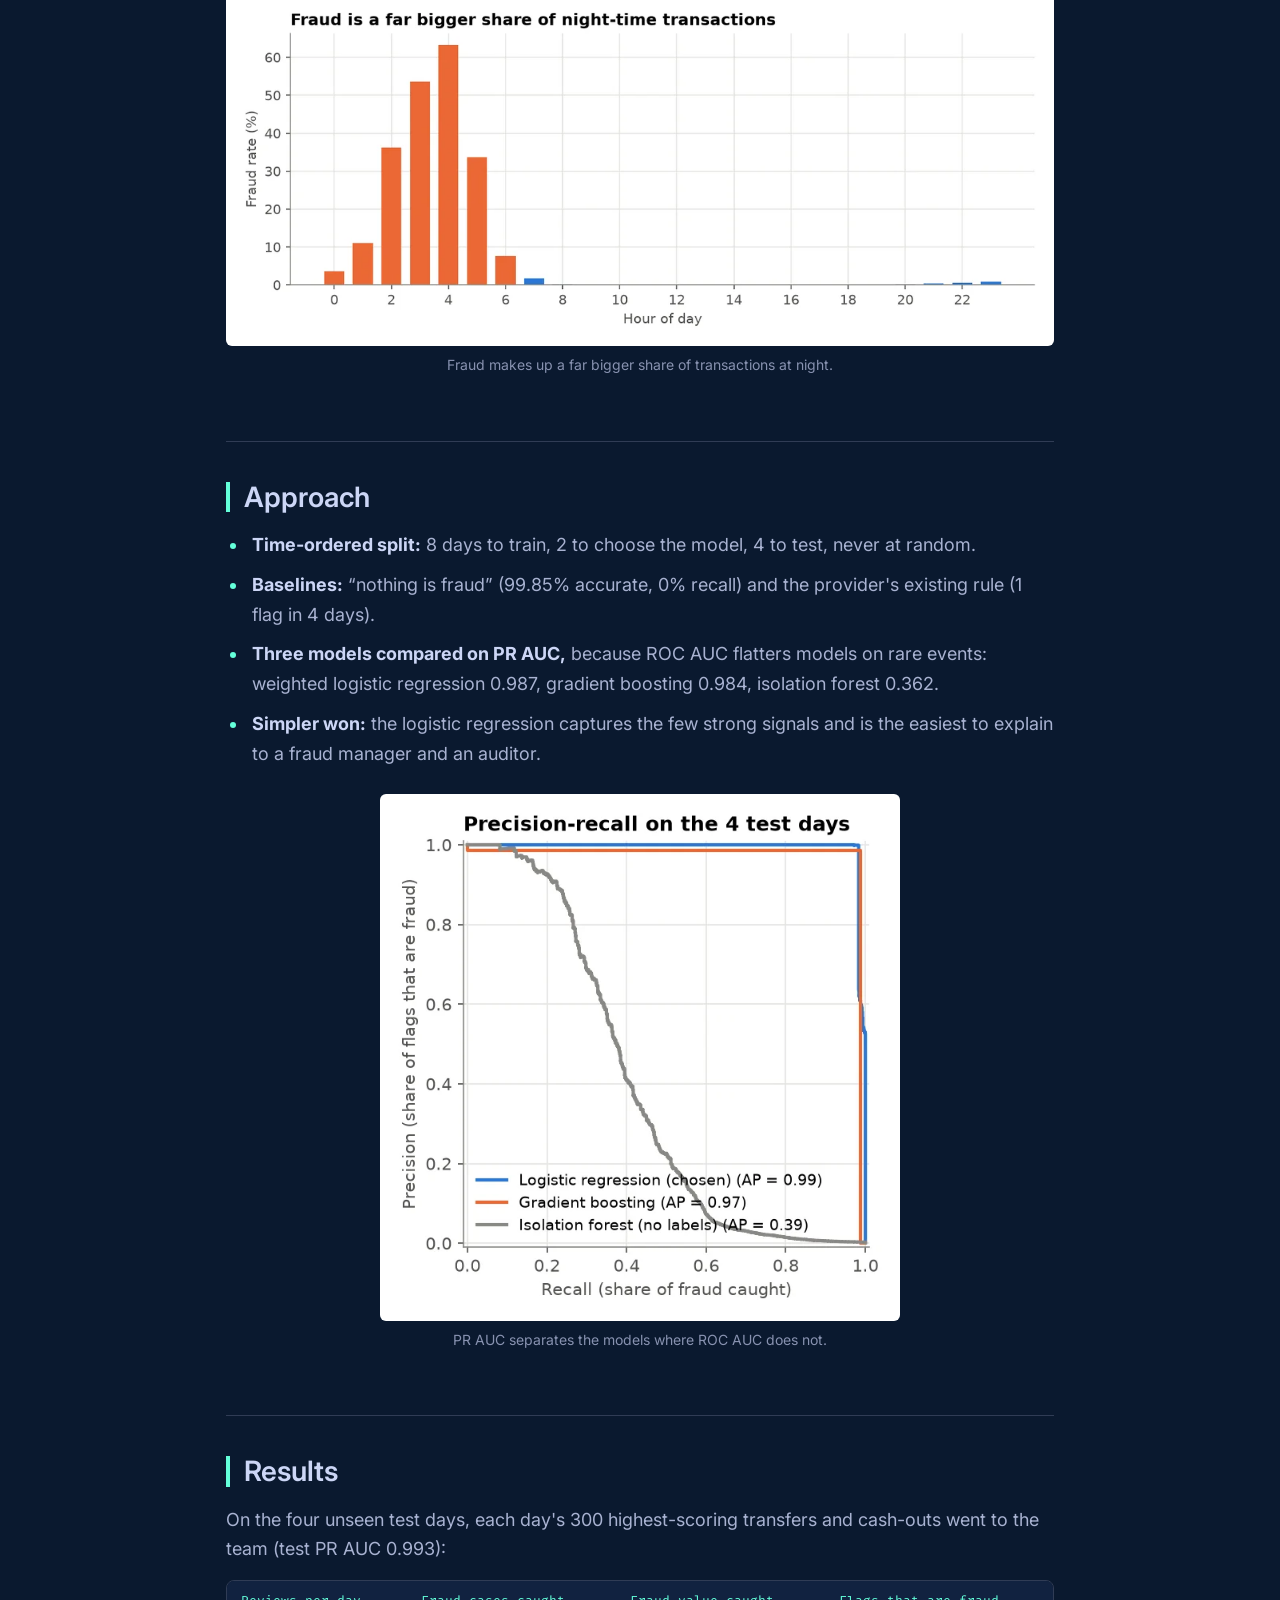
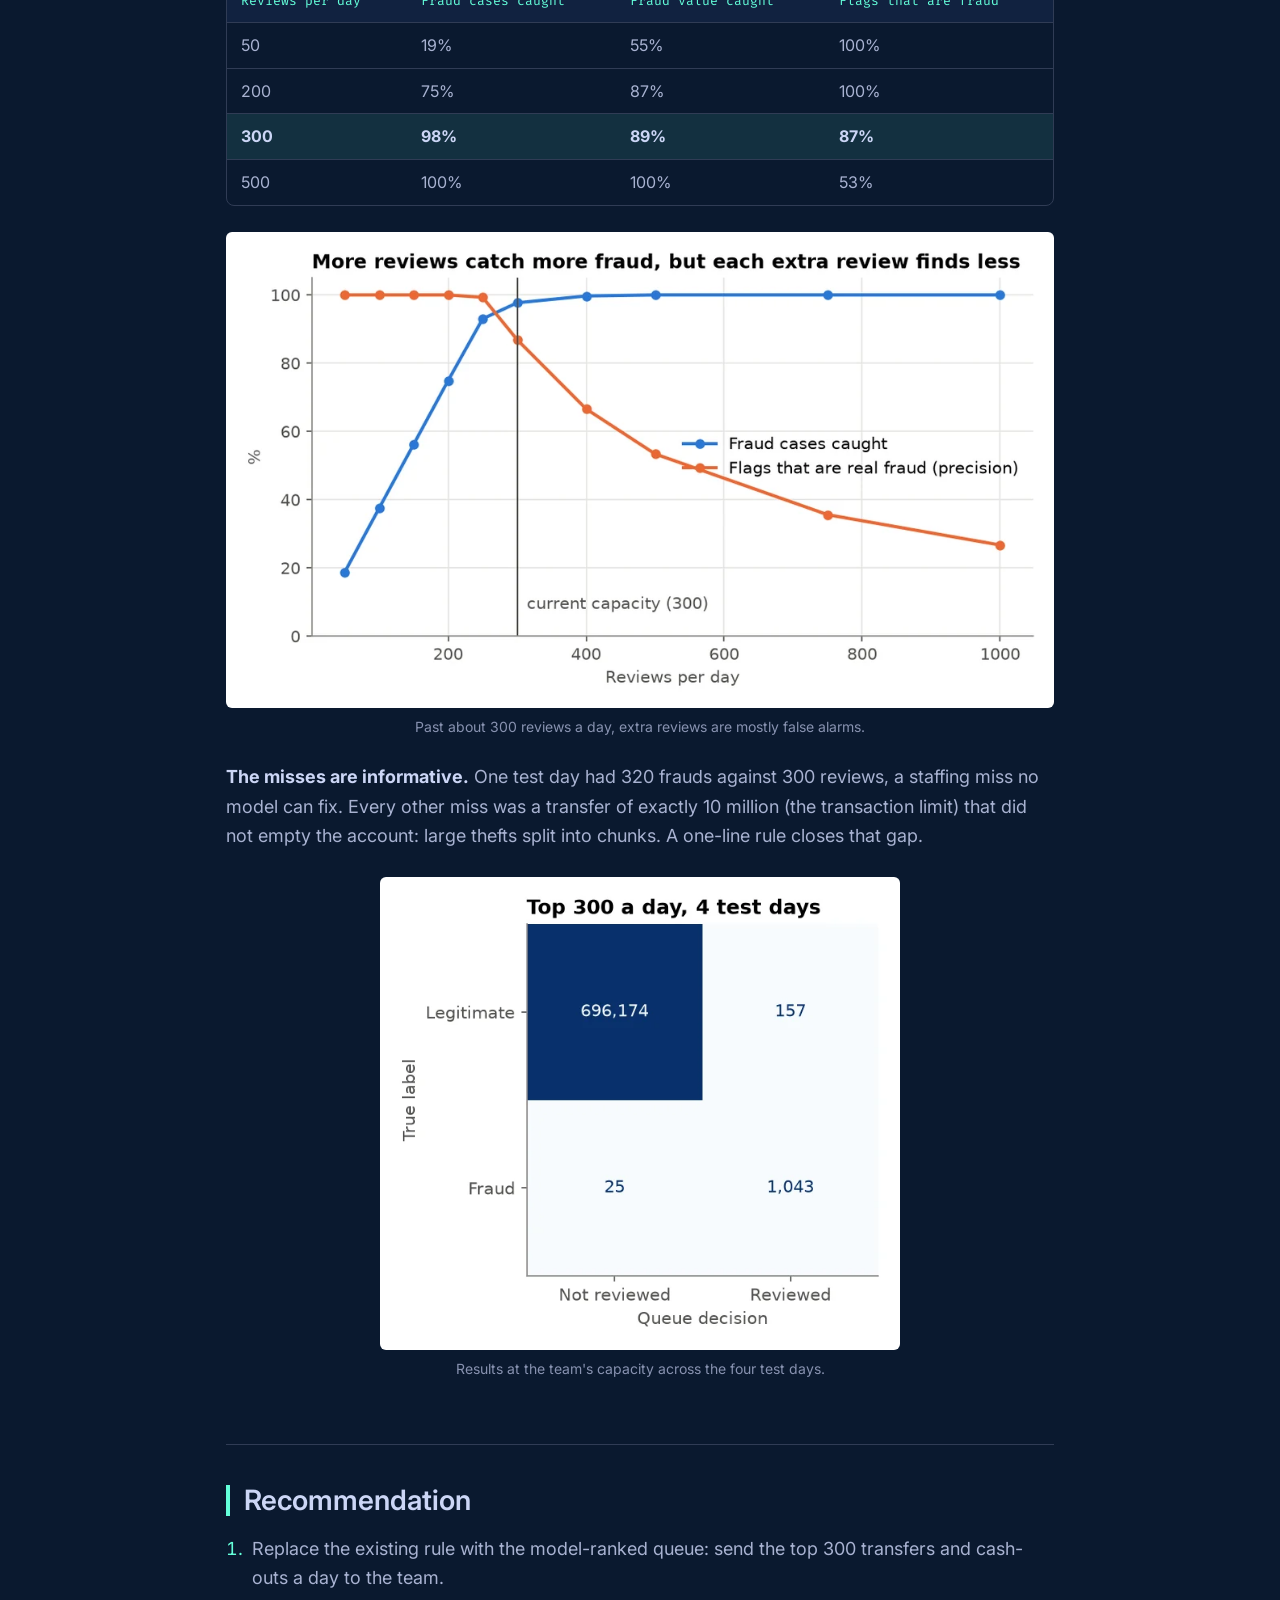
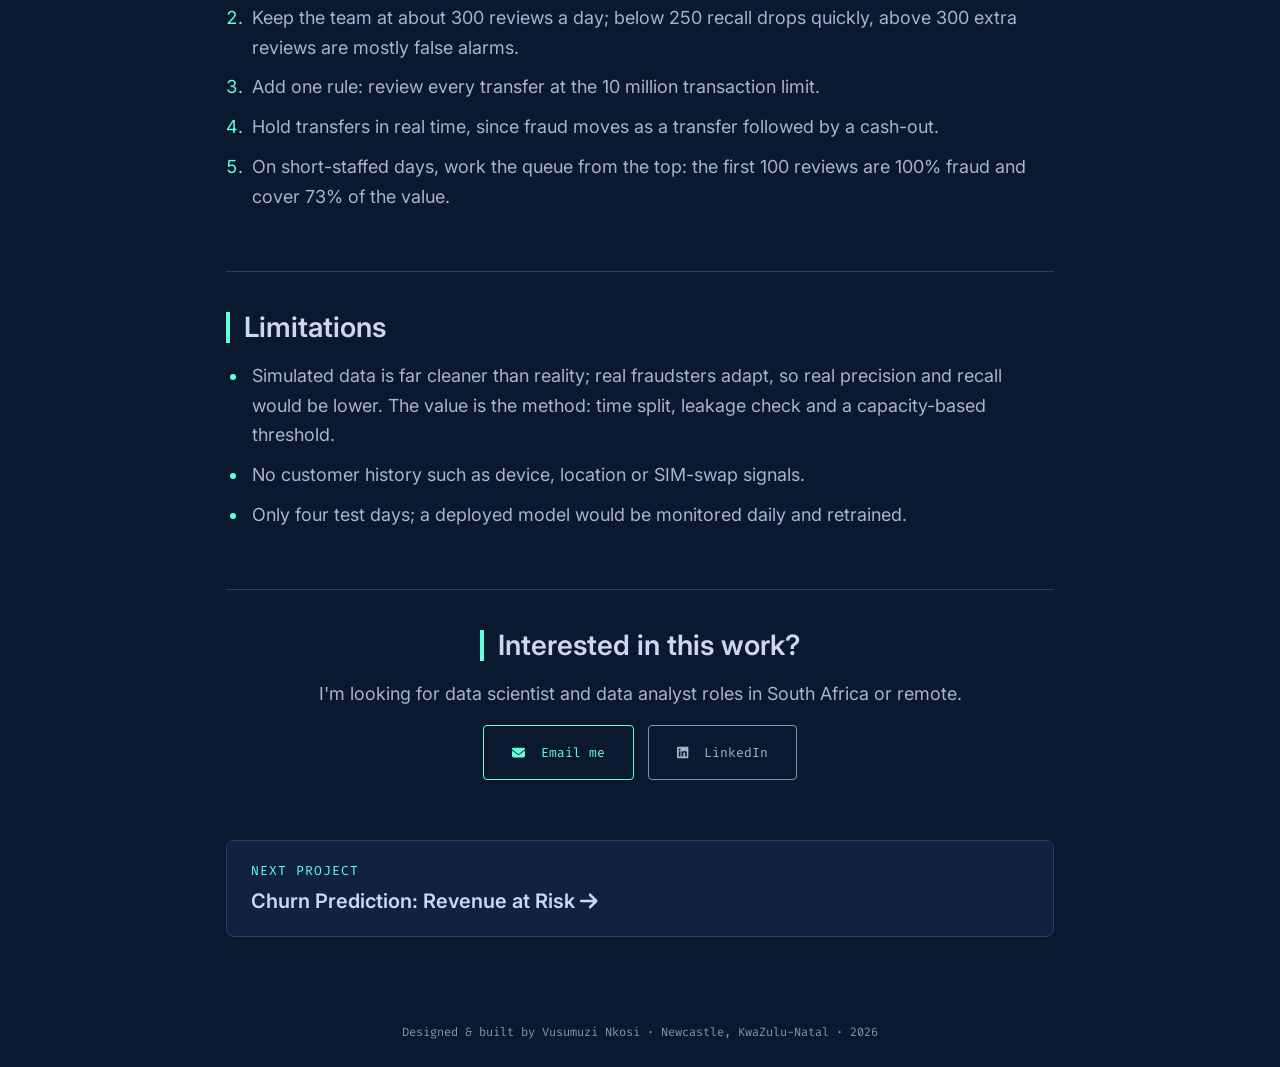
<file: projects/fraud-detection-mobile-money.html>
<!DOCTYPE html>
<html lang="en">
<head>
    <meta charset="UTF-8">
    <meta name="viewport" content="width=device-width, initial-scale=1.0">
    <title>Fraud Detection: A Daily Review Queue for Mobile Money | Vusumuzi Nkosi</title>
    <meta name="description" content="A fraud model that hands a mobile money fraud team its daily review queue, sized to how many cases six analysts can actually check, built on 2.6 million simulated transactions.">
    <meta property="og:type" content="article">
    <meta property="og:title" content="Fraud Detection: A Daily Review Queue for Mobile Money">
    <meta property="og:description" content="A fraud model that hands a mobile money fraud team its daily review queue, sized to how many cases six analysts can actually check, built on 2.6 million simulated transactions.">
    <meta property="og:url" content="https://vusumuzinkosi.github.io/projects/fraud-detection-mobile-money.html">
    <meta property="og:image" content="https://vusumuzinkosi.github.io/assets/images/social/fraud-detection-mobile-money.jpg">
    <meta property="og:image:width" content="1200">
    <meta property="og:image:height" content="630">
    <meta property="og:image:alt" content="Fraud Detection for Mobile Money: 98% of fraud cases caught with 300 reviews a day, with a chart of the capacity trade-off">
    <meta property="og:site_name" content="Vusumuzi Nkosi">
    <meta name="twitter:card" content="summary_large_image">
    <meta name="twitter:image" content="https://vusumuzinkosi.github.io/assets/images/social/fraud-detection-mobile-money.jpg">
    <link rel="canonical" href="https://vusumuzinkosi.github.io/projects/fraud-detection-mobile-money.html">
    <meta name="theme-color" content="#0a192f">
    <link rel="icon" type="image/svg+xml" href="../favicon.svg">
    <link rel="icon" type="image/png" sizes="32x32" href="../favicon-32x32.png">
    <link rel="apple-touch-icon" sizes="180x180" href="../apple-touch-icon.png">
    <link rel="preconnect" href="https://fonts.googleapis.com">
    <link rel="preconnect" href="https://fonts.gstatic.com" crossorigin>
    <link href="https://fonts.googleapis.com/css2?family=Fira+Code:wght@300;400;500;600&family=Inter:wght@300;400;500;600;700&display=swap" rel="stylesheet">
    <link rel="stylesheet" href="../assets/css/style.css?v=20261024f">
    <link rel="stylesheet" href="../assets/css/site.css?v=20261025b">
    <link rel="stylesheet" href="../assets/css/project.css?v=20261024j">
    <link rel="stylesheet" href="../chatbot/chatbot.css?v=20261025b">
    <script type="application/ld+json">
    {
      "@context": "https://schema.org",
      "@type": "Article",
      "headline": "Fraud Detection: A Daily Review Queue for Mobile Money",
      "description": "A fraud model that hands a mobile money fraud team its daily review queue, sized to how many cases six analysts can actually check, built on 2.6 million simulated transactions.",
      "url": "https://vusumuzinkosi.github.io/projects/fraud-detection-mobile-money.html",
      "mainEntityOfPage": "https://vusumuzinkosi.github.io/projects/fraud-detection-mobile-money.html",
      "image": "https://vusumuzinkosi.github.io/assets/images/social/fraud-detection-mobile-money.jpg",
      "author": {
        "@type": "Person",
        "name": "Vusumuzi Nkosi",
        "url": "https://vusumuzinkosi.github.io/"
      },
      "inLanguage": "en",
      "isBasedOn": "https://github.com/vusumuzinkosi/fraud-detection-mobile-money"
    }
    </script>
</head>
<body class="cs-page">
    <a class="skip-link" href="#main">Skip to content</a>

    <div class="social-links-fixed">
        <ul>
            <li><a href="https://github.com/vusumuzinkosi" target="_blank" rel="noopener" aria-label="GitHub"><i class="icon icon-github" aria-hidden="true"><svg viewBox="0 0 496 512" width="0.9688em" height="1em" aria-hidden="true" focusable="false"><path d="M165.9 397.4c0 2-2.3 3.6-5.2 3.6-3.3.3-5.6-1.3-5.6-3.6 0-2 2.3-3.6 5.2-3.6 3-.3 5.6 1.3 5.6 3.6zm-31.1-4.5c-.7 2 1.3 4.3 4.3 4.9 2.6 1 5.6 0 6.2-2s-1.3-4.3-4.3-5.2c-2.6-.7-5.5.3-6.2 2.3zm44.2-1.7c-2.9.7-4.9 2.6-4.6 4.9.3 2 2.9 3.3 5.9 2.6 2.9-.7 4.9-2.6 4.6-4.6-.3-1.9-3-3.2-5.9-2.9zM244.8 8C106.1 8 0 113.3 0 252c0 110.9 69.8 205.8 169.5 239.2 12.8 2.3 17.3-5.6 17.3-12.1 0-6.2-.3-40.4-.3-61.4 0 0-70 15-84.7-29.8 0 0-11.4-29.1-27.8-36.6 0 0-22.9-15.7 1.6-15.4 0 0 24.9 2 38.6 25.8 21.9 38.6 58.6 27.5 72.9 20.9 2.3-16 8.8-27.1 16-33.7-55.9-6.2-112.3-14.3-112.3-110.5 0-27.5 7.6-41.3 23.6-58.9-2.6-6.5-11.1-33.3 2.6-67.9 20.9-6.5 69 27 69 27 20-5.6 41.5-8.5 62.8-8.5s42.8 2.9 62.8 8.5c0 0 48.1-33.6 69-27 13.7 34.7 5.2 61.4 2.6 67.9 16 17.7 25.8 31.5 25.8 58.9 0 96.5-58.9 104.2-114.8 110.5 9.2 7.9 17 22.9 17 46.4 0 33.7-.3 75.4-.3 83.6 0 6.5 4.6 14.4 17.3 12.1C428.2 457.8 496 362.9 496 252 496 113.3 383.5 8 244.8 8zM97.2 352.9c-1.3 1-1 3.3.7 5.2 1.6 1.6 3.9 2.3 5.2 1 1.3-1 1-3.3-.7-5.2-1.6-1.6-3.9-2.3-5.2-1zm-10.8-8.1c-.7 1.3.3 2.9 2.3 3.9 1.6 1 3.6.7 4.3-.7.7-1.3-.3-2.9-2.3-3.9-2-.6-3.6-.3-4.3.7zm32.4 35.6c-1.6 1.3-1 4.3 1.3 6.2 2.3 2.3 5.2 2.6 6.5 1 1.3-1.3.7-4.3-1.3-6.2-2.2-2.3-5.2-2.6-6.5-1zm-11.4-14.7c-1.6 1-1.6 3.6 0 5.9 1.6 2.3 4.3 3.3 5.6 2.3 1.6-1.3 1.6-3.9 0-6.2-1.4-2.3-4-3.3-5.6-2z"/></svg></i></a></li>
            <li><a href="https://www.linkedin.com/in/vusumuzinkosi/" target="_blank" rel="noopener" aria-label="LinkedIn"><i class="icon icon-linkedin" aria-hidden="true"><svg viewBox="0 0 448 512" width="0.875em" height="1em" aria-hidden="true" focusable="false"><path d="M416 32H31.9C14.3 32 0 46.5 0 64.3v383.4C0 465.5 14.3 480 31.9 480H416c17.6 0 32-14.5 32-32.3V64.3c0-17.8-14.4-32.3-32-32.3zM135.4 416H69V202.2h66.5V416zm-33.2-243c-21.3 0-38.5-17.3-38.5-38.5S80.9 96 102.2 96c21.2 0 38.5 17.3 38.5 38.5 0 21.3-17.2 38.5-38.5 38.5zm282.1 243h-66.4V312c0-24.8-.5-56.7-34.5-56.7-34.6 0-39.9 27-39.9 54.9V416h-66.4V202.2h63.7v29.2h.9c8.9-16.8 30.6-34.5 62.9-34.5 67.2 0 79.7 44.3 79.7 101.9V416z"/></svg></i></a></li>
            <li><a href="mailto:vusizwe@rocketmail.com" aria-label="Email"><i class="icon icon-envelope" aria-hidden="true"><svg viewBox="0 0 512 512" width="1em" height="1em" aria-hidden="true" focusable="false"><path d="M48 64C21.5 64 0 85.5 0 112c0 15.1 7.1 29.3 19.2 38.4L236.8 313.6c11.4 8.5 27 8.5 38.4 0L492.8 150.4c12.1-9.1 19.2-23.3 19.2-38.4c0-26.5-21.5-48-48-48H48zM0 176V384c0 35.3 28.7 64 64 64H448c35.3 0 64-28.7 64-64V176L294.4 339.2c-22.8 17.1-54 17.1-76.8 0L0 176z"/></svg></i></a></li>
        </ul>
    </div>

    <header class="header">
        <nav class="nav" aria-label="Main">
            <div class="nav-logo">
                <a href="../" aria-label="Vusumuzi Nkosi, home"><svg class="logo-mark" viewBox="0 0 48 48" width="42" height="42" aria-hidden="true" focusable="false"><rect x="2" y="2" width="44" height="44" rx="9" fill="none" stroke="#64ffda" stroke-width="2.4"/><polyline points="9,14 15.5,34 22,14" fill="none" stroke="#64ffda" stroke-width="3.4" stroke-linecap="round" stroke-linejoin="round"/><polyline points="27,34 27,14 38,34 38,17" fill="none" stroke="#64ffda" stroke-width="3.4" stroke-linecap="round" stroke-linejoin="round"/><circle cx="38" cy="13" r="2.8" fill="#0a192f" stroke="#64ffda" stroke-width="2"/></svg></a>
            </div>
            <button class="nav-toggle" type="button" aria-controls="nav-menu" aria-expanded="false" aria-label="Open menu"><span></span></button>
            <div class="nav-menu" id="nav-menu">
                <ol>
                    <li><a href="../about.html">About</a></li>
                    <li><a href="../projects/" aria-current="page">Projects</a></li>
                    <li><a href="../teaching.html">Teaching</a></li>
                    <li><a href="../writing/">Writing</a></li>
                    <li><a href="../now.html">Now</a></li>
                    <li><a href="../contact.html">Contact</a></li>
                </ol>
                <a href="../assets/Vusumuzi_Nkosi_Resume.pdf?v=20261025c" target="_blank" rel="noopener" class="nav-cv-button" data-goatcounter-click="resume-download">Resume</a>
            </div>
        </nav>
    </header>
    <div class="nav-scrim"></div>

    <main id="main" class="cs-main">
        <section class="cs-hero">
            <a class="cs-back" href="./"><i class="icon icon-arrow-left" aria-hidden="true"><svg viewBox="0 0 448 512" width="0.875em" height="1em" aria-hidden="true" focusable="false"><path d="M9.4 233.4c-12.5 12.5-12.5 32.8 0 45.3l160 160c12.5 12.5 32.8 12.5 45.3 0s12.5-32.8 0-45.3L109.2 288 416 288c17.7 0 32-14.3 32-32s-14.3-32-32-32l-306.7 0L214.6 118.6c12.5-12.5 12.5-32.8 0-45.3s-32.8-12.5-45.3 0l-160 160z"/></svg></i> All projects</a>
            <p class="cs-overline">Fraud detection &middot; Case study</p>
            <h1>Fraud Detection: A Daily Review Queue for Mobile Money</h1>
            <p class="cs-summary">A fraud model that hands a mobile money fraud team its daily review queue, sized to how many cases six analysts can actually check, built on 2.6 million simulated transactions.</p>
            <ul class="cs-metrics">
                <li><strong>98%</strong><span>of fraud cases caught (89% of the money)</span></li>
                <li><strong>87%</strong><span>of flagged transactions are genuine fraud</span></li>
                <li><strong>300</strong><span>reviews a day, matching team capacity</span></li>
            </ul>
            <dl class="cs-facts">
                <div><dt>Data</dt><dd>PaySim, a simulated mobile money log calibrated on real transactions (14 normal-volume days)</dd></div>
                <div><dt>Methods</dt><dd>Weighted logistic regression, isolation forest, gradient boosting, PR AUC, capacity threshold</dd></div>
                <div><dt>Tools</dt><dd>Python, pandas, scikit-learn, imbalanced-learn</dd></div>
            </dl>
            <div class="cs-actions">
                <a class="cta-button" href="https://github.com/vusumuzinkosi/fraud-detection-mobile-money" target="_blank" rel="noopener"><i class="icon icon-github" aria-hidden="true"><svg viewBox="0 0 496 512" width="0.9688em" height="1em" aria-hidden="true" focusable="false"><path d="M165.9 397.4c0 2-2.3 3.6-5.2 3.6-3.3.3-5.6-1.3-5.6-3.6 0-2 2.3-3.6 5.2-3.6 3-.3 5.6 1.3 5.6 3.6zm-31.1-4.5c-.7 2 1.3 4.3 4.3 4.9 2.6 1 5.6 0 6.2-2s-1.3-4.3-4.3-5.2c-2.6-.7-5.5.3-6.2 2.3zm44.2-1.7c-2.9.7-4.9 2.6-4.6 4.9.3 2 2.9 3.3 5.9 2.6 2.9-.7 4.9-2.6 4.6-4.6-.3-1.9-3-3.2-5.9-2.9zM244.8 8C106.1 8 0 113.3 0 252c0 110.9 69.8 205.8 169.5 239.2 12.8 2.3 17.3-5.6 17.3-12.1 0-6.2-.3-40.4-.3-61.4 0 0-70 15-84.7-29.8 0 0-11.4-29.1-27.8-36.6 0 0-22.9-15.7 1.6-15.4 0 0 24.9 2 38.6 25.8 21.9 38.6 58.6 27.5 72.9 20.9 2.3-16 8.8-27.1 16-33.7-55.9-6.2-112.3-14.3-112.3-110.5 0-27.5 7.6-41.3 23.6-58.9-2.6-6.5-11.1-33.3 2.6-67.9 20.9-6.5 69 27 69 27 20-5.6 41.5-8.5 62.8-8.5s42.8 2.9 62.8 8.5c0 0 48.1-33.6 69-27 13.7 34.7 5.2 61.4 2.6 67.9 16 17.7 25.8 31.5 25.8 58.9 0 96.5-58.9 104.2-114.8 110.5 9.2 7.9 17 22.9 17 46.4 0 33.7-.3 75.4-.3 83.6 0 6.5 4.6 14.4 17.3 12.1C428.2 457.8 496 362.9 496 252 496 113.3 383.5 8 244.8 8zM97.2 352.9c-1.3 1-1 3.3.7 5.2 1.6 1.6 3.9 2.3 5.2 1 1.3-1 1-3.3-.7-5.2-1.6-1.6-3.9-2.3-5.2-1zm-10.8-8.1c-.7 1.3.3 2.9 2.3 3.9 1.6 1 3.6.7 4.3-.7.7-1.3-.3-2.9-2.3-3.9-2-.6-3.6-.3-4.3.7zm32.4 35.6c-1.6 1.3-1 4.3 1.3 6.2 2.3 2.3 5.2 2.6 6.5 1 1.3-1.3.7-4.3-1.3-6.2-2.2-2.3-5.2-2.6-6.5-1zm-11.4-14.7c-1.6 1-1.6 3.6 0 5.9 1.6 2.3 4.3 3.3 5.6 2.3 1.6-1.3 1.6-3.9 0-6.2-1.4-2.3-4-3.3-5.6-2z"/></svg></i> Code and notebooks</a>
                <a class="cta-button cta-secondary" href="https://github.com/vusumuzinkosi/fraud-detection-mobile-money#readme" target="_blank" rel="noopener">Full write-up on GitHub</a>
            </div>
        </section>

        <section class="cs-section">
            <h2>The problem</h2>
            <p>The imagined client is a South African mobile money provider whose fraud team reviews suspicious transactions by hand. A missed fraud costs the full amount stolen; a false alarm costs about R60 of analyst time, but too many false alarms teach analysts to ignore the queue.</p>
            <p><strong>Question:</strong> which transactions should the team review each day to catch most fraud without drowning in false alarms? With six analysts reviewing about 50 cases each, capacity, not a 0.5 probability, sets the threshold.</p>
        </section>
        <section class="cs-section">
            <h2>What the data shows</h2>
            <ul class="cs-list">
                <li><strong>Fraud is extremely rare:</strong> 0.13% of transactions, so predicting &ldquo;no fraud&rdquo; is 99.87% accurate and catches nothing.</li>
                <li><strong>Fraud only happens in transfers and cash-outs,</strong> so only those are scored.</li>
                <li><strong>Fraud has a signature:</strong> in 98% of cases the amount is the account's entire balance, and fraud is far more common at night.</li>
                <li><strong>A leaking column:</strong> the &ldquo;after&rdquo; balances give the answer away (a simulator quirk) and would not exist before approval, so they were removed.</li>
                <li><strong>Simulator quiet days</strong> distort the fraud rate, so only the 14 normal-volume days are used.</li>
            </ul>
            <figure class="cs-figure">
                <img src="../assets/images/projects/fraud-fraud-rate-by-hour.webp" alt="Fraud rate by hour of day, much higher overnight" loading="lazy" width="1100" height="452">
                <figcaption>Fraud makes up a far bigger share of transactions at night.</figcaption>
            </figure>
        </section>
        <section class="cs-section">
            <h2>Approach</h2>
            <ul class="cs-list">
                <li><strong>Time-ordered split:</strong> 8 days to train, 2 to choose the model, 4 to test, never at random.</li>
                <li><strong>Baselines:</strong> &ldquo;nothing is fraud&rdquo; (99.85% accurate, 0% recall) and the provider's existing rule (1 flag in 4 days).</li>
                <li><strong>Three models compared on PR AUC,</strong> because ROC AUC flatters models on rare events: weighted logistic regression 0.987, gradient boosting 0.984, isolation forest 0.362.</li>
                <li><strong>Simpler won:</strong> the logistic regression captures the few strong signals and is the easiest to explain to a fraud manager and an auditor.</li>
            </ul>
            <figure class="cs-figure cs-figure-narrow">
                <img src="../assets/images/projects/fraud-precision-recall-curves.webp" alt="Precision-recall curves for the three models" loading="lazy" width="626" height="634">
                <figcaption>PR AUC separates the models where ROC AUC does not.</figcaption>
            </figure>
        </section>
        <section class="cs-section">
            <h2>Results</h2>
            <p>On the four unseen test days, each day's 300 highest-scoring transfers and cash-outs went to the team (test PR AUC 0.993):</p>
            <div class="cs-table-wrap">
                <table class="cs-table">
                    <thead><tr><th>Reviews per day</th><th>Fraud cases caught</th><th>Fraud value caught</th><th>Flags that are fraud</th></tr></thead>
                    <tbody>
                        <tr><td>50</td><td>19%</td><td>55%</td><td>100%</td></tr>
                        <tr><td>200</td><td>75%</td><td>87%</td><td>100%</td></tr>
                        <tr class="cs-row-highlight"><td><strong>300</strong></td><td><strong>98%</strong></td><td><strong>89%</strong></td><td><strong>87%</strong></td></tr>
                        <tr><td>500</td><td>100%</td><td>100%</td><td>53%</td></tr>
                    </tbody>
                </table>
            </div>
            <figure class="cs-figure">
                <img src="../assets/images/projects/fraud-capacity-tradeoff.webp" alt="Fraud cases caught and precision against reviews per day, with current capacity of 300 marked" loading="lazy" width="1000" height="564">
                <figcaption>Past about 300 reviews a day, extra reviews are mostly false alarms.</figcaption>
            </figure>
            <p><strong>The misses are informative.</strong> One test day had 320 frauds against 300 reviews, a staffing miss no model can fix. Every other miss was a transfer of exactly 10 million (the transaction limit) that did not empty the account: large thefts split into chunks. A one-line rule closes that gap.</p>
            <figure class="cs-figure cs-figure-narrow">
                <img src="../assets/images/projects/fraud-confusion-matrix-capacity.webp" alt="Confusion matrix at a capacity of 300 reviews a day" loading="lazy" width="624" height="565">
                <figcaption>Results at the team's capacity across the four test days.</figcaption>
            </figure>
        </section>
        <section class="cs-section">
            <h2>Recommendation</h2>
            <ol class="cs-list">
                <li>Replace the existing rule with the model-ranked queue: send the top 300 transfers and cash-outs a day to the team.</li>
                <li>Keep the team at about 300 reviews a day; below 250 recall drops quickly, above 300 extra reviews are mostly false alarms.</li>
                <li>Add one rule: review every transfer at the 10 million transaction limit.</li>
                <li>Hold transfers in real time, since fraud moves as a transfer followed by a cash-out.</li>
                <li>On short-staffed days, work the queue from the top: the first 100 reviews are 100% fraud and cover 73% of the value.</li>
            </ol>
        </section>
        <section class="cs-section">
            <h2>Limitations</h2>
            <ul class="cs-list">
                <li>Simulated data is far cleaner than reality; real fraudsters adapt, so real precision and recall would be lower. The value is the method: time split, leakage check and a capacity-based threshold.</li>
                <li>No customer history such as device, location or SIM-swap signals.</li>
                <li>Only four test days; a deployed model would be monitored daily and retrained.</li>
            </ul>
        </section>

        <section class="cs-section cs-cta">
            <h2>Interested in this work?</h2>
            <p>I'm looking for data scientist and data analyst roles in South Africa or remote.</p>
            <div class="cs-actions">
                <a class="cta-button" href="mailto:vusizwe@rocketmail.com"><i class="icon icon-envelope" aria-hidden="true"><svg viewBox="0 0 512 512" width="1em" height="1em" aria-hidden="true" focusable="false"><path d="M48 64C21.5 64 0 85.5 0 112c0 15.1 7.1 29.3 19.2 38.4L236.8 313.6c11.4 8.5 27 8.5 38.4 0L492.8 150.4c12.1-9.1 19.2-23.3 19.2-38.4c0-26.5-21.5-48-48-48H48zM0 176V384c0 35.3 28.7 64 64 64H448c35.3 0 64-28.7 64-64V176L294.4 339.2c-22.8 17.1-54 17.1-76.8 0L0 176z"/></svg></i> Email me</a>
                <a class="cta-button cta-secondary" href="https://www.linkedin.com/in/vusumuzinkosi/" target="_blank" rel="noopener"><i class="icon icon-linkedin" aria-hidden="true"><svg viewBox="0 0 448 512" width="0.875em" height="1em" aria-hidden="true" focusable="false"><path d="M416 32H31.9C14.3 32 0 46.5 0 64.3v383.4C0 465.5 14.3 480 31.9 480H416c17.6 0 32-14.5 32-32.3V64.3c0-17.8-14.4-32.3-32-32.3zM135.4 416H69V202.2h66.5V416zm-33.2-243c-21.3 0-38.5-17.3-38.5-38.5S80.9 96 102.2 96c21.2 0 38.5 17.3 38.5 38.5 0 21.3-17.2 38.5-38.5 38.5zm282.1 243h-66.4V312c0-24.8-.5-56.7-34.5-56.7-34.6 0-39.9 27-39.9 54.9V416h-66.4V202.2h63.7v29.2h.9c8.9-16.8 30.6-34.5 62.9-34.5 67.2 0 79.7 44.3 79.7 101.9V416z"/></svg></i> LinkedIn</a>
            </div>
        </section>

        <nav class="cs-next" aria-label="Next project">
            <span>Next project</span>
            <a href="churn-prediction-revenue-at-risk.html">Churn Prediction: Revenue at Risk <i class="icon icon-arrow-right" aria-hidden="true"><svg viewBox="0 0 448 512" width="0.875em" height="1em" aria-hidden="true" focusable="false"><path d="M438.6 278.6c12.5-12.5 12.5-32.8 0-45.3l-160-160c-12.5-12.5-32.8-12.5-45.3 0s-12.5 32.8 0 45.3L338.8 224 32 224c-17.7 0-32 14.3-32 32s14.3 32 32 32l306.7 0L233.4 393.4c-12.5 12.5-12.5 32.8 0 45.3s32.8 12.5 45.3 0l160-160z"/></svg></i></a>
        </nav>
    </main>

    <footer class="footer">
        <div class="footer-social">
            <ul>
                <li><a href="https://github.com/vusumuzinkosi" target="_blank" rel="noopener" aria-label="GitHub"><i class="icon icon-github" aria-hidden="true"><svg viewBox="0 0 496 512" width="0.9688em" height="1em" aria-hidden="true" focusable="false"><path d="M165.9 397.4c0 2-2.3 3.6-5.2 3.6-3.3.3-5.6-1.3-5.6-3.6 0-2 2.3-3.6 5.2-3.6 3-.3 5.6 1.3 5.6 3.6zm-31.1-4.5c-.7 2 1.3 4.3 4.3 4.9 2.6 1 5.6 0 6.2-2s-1.3-4.3-4.3-5.2c-2.6-.7-5.5.3-6.2 2.3zm44.2-1.7c-2.9.7-4.9 2.6-4.6 4.9.3 2 2.9 3.3 5.9 2.6 2.9-.7 4.9-2.6 4.6-4.6-.3-1.9-3-3.2-5.9-2.9zM244.8 8C106.1 8 0 113.3 0 252c0 110.9 69.8 205.8 169.5 239.2 12.8 2.3 17.3-5.6 17.3-12.1 0-6.2-.3-40.4-.3-61.4 0 0-70 15-84.7-29.8 0 0-11.4-29.1-27.8-36.6 0 0-22.9-15.7 1.6-15.4 0 0 24.9 2 38.6 25.8 21.9 38.6 58.6 27.5 72.9 20.9 2.3-16 8.8-27.1 16-33.7-55.9-6.2-112.3-14.3-112.3-110.5 0-27.5 7.6-41.3 23.6-58.9-2.6-6.5-11.1-33.3 2.6-67.9 20.9-6.5 69 27 69 27 20-5.6 41.5-8.5 62.8-8.5s42.8 2.9 62.8 8.5c0 0 48.1-33.6 69-27 13.7 34.7 5.2 61.4 2.6 67.9 16 17.7 25.8 31.5 25.8 58.9 0 96.5-58.9 104.2-114.8 110.5 9.2 7.9 17 22.9 17 46.4 0 33.7-.3 75.4-.3 83.6 0 6.5 4.6 14.4 17.3 12.1C428.2 457.8 496 362.9 496 252 496 113.3 383.5 8 244.8 8zM97.2 352.9c-1.3 1-1 3.3.7 5.2 1.6 1.6 3.9 2.3 5.2 1 1.3-1 1-3.3-.7-5.2-1.6-1.6-3.9-2.3-5.2-1zm-10.8-8.1c-.7 1.3.3 2.9 2.3 3.9 1.6 1 3.6.7 4.3-.7.7-1.3-.3-2.9-2.3-3.9-2-.6-3.6-.3-4.3.7zm32.4 35.6c-1.6 1.3-1 4.3 1.3 6.2 2.3 2.3 5.2 2.6 6.5 1 1.3-1.3.7-4.3-1.3-6.2-2.2-2.3-5.2-2.6-6.5-1zm-11.4-14.7c-1.6 1-1.6 3.6 0 5.9 1.6 2.3 4.3 3.3 5.6 2.3 1.6-1.3 1.6-3.9 0-6.2-1.4-2.3-4-3.3-5.6-2z"/></svg></i></a></li>
                <li><a href="https://www.linkedin.com/in/vusumuzinkosi/" target="_blank" rel="noopener" aria-label="LinkedIn"><i class="icon icon-linkedin" aria-hidden="true"><svg viewBox="0 0 448 512" width="0.875em" height="1em" aria-hidden="true" focusable="false"><path d="M416 32H31.9C14.3 32 0 46.5 0 64.3v383.4C0 465.5 14.3 480 31.9 480H416c17.6 0 32-14.5 32-32.3V64.3c0-17.8-14.4-32.3-32-32.3zM135.4 416H69V202.2h66.5V416zm-33.2-243c-21.3 0-38.5-17.3-38.5-38.5S80.9 96 102.2 96c21.2 0 38.5 17.3 38.5 38.5 0 21.3-17.2 38.5-38.5 38.5zm282.1 243h-66.4V312c0-24.8-.5-56.7-34.5-56.7-34.6 0-39.9 27-39.9 54.9V416h-66.4V202.2h63.7v29.2h.9c8.9-16.8 30.6-34.5 62.9-34.5 67.2 0 79.7 44.3 79.7 101.9V416z"/></svg></i></a></li>
                <li><a href="mailto:vusizwe@rocketmail.com" aria-label="Email"><i class="icon icon-envelope" aria-hidden="true"><svg viewBox="0 0 512 512" width="1em" height="1em" aria-hidden="true" focusable="false"><path d="M48 64C21.5 64 0 85.5 0 112c0 15.1 7.1 29.3 19.2 38.4L236.8 313.6c11.4 8.5 27 8.5 38.4 0L492.8 150.4c12.1-9.1 19.2-23.3 19.2-38.4c0-26.5-21.5-48-48-48H48zM0 176V384c0 35.3 28.7 64 64 64H448c35.3 0 64-28.7 64-64V176L294.4 339.2c-22.8 17.1-54 17.1-76.8 0L0 176z"/></svg></i></a></li>
            </ul>
        </div>
        <div class="footer-content">
            <p>Designed &amp; built by <a href="https://github.com/vusumuzinkosi" target="_blank" rel="noopener">Vusumuzi Nkosi</a> &middot; Newcastle, KwaZulu-Natal &middot; <span data-year>2026</span></p>
        </div>
    </footer>

    <script src="../assets/js/main.js?v=20261024f"></script>
    <script src="../assets/js/site.js?v=20261025b"></script>
    <script src="../chatbot/chatbot.js?v=20261025b" defer></script>
    <!-- Visitor statistics: GoatCounter (no cookies) -->
    <script data-goatcounter="https://vusumuzinkosi.goatcounter.com/count" async src="https://gc.zgo.at/count.js"></script>
</body>
</html>
</file>
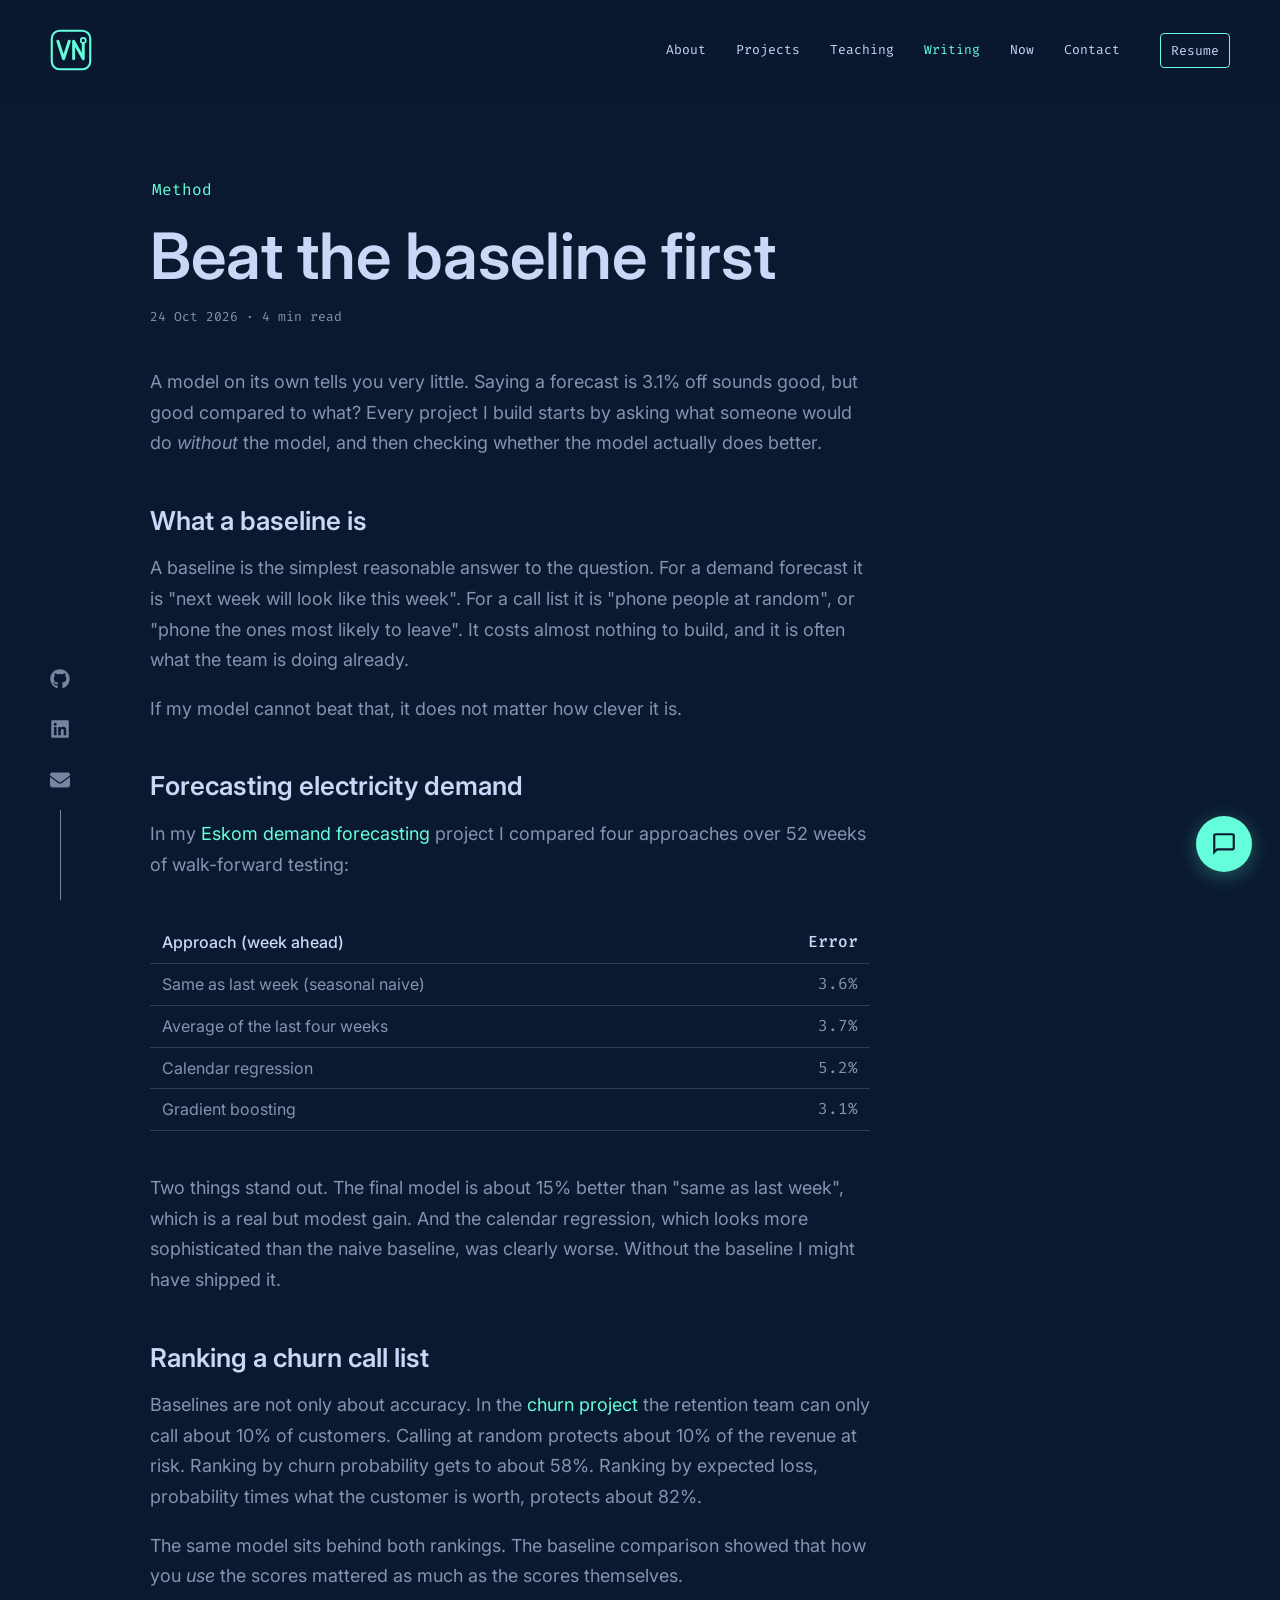
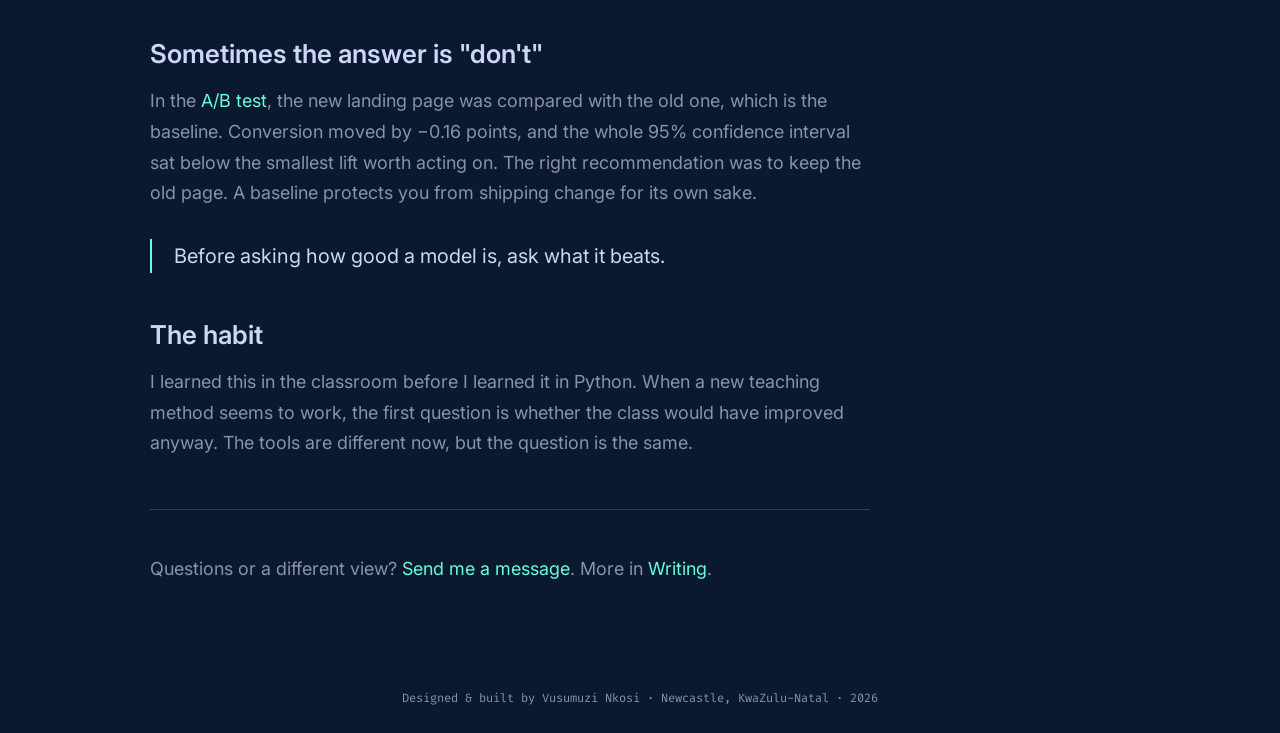
<file: writing/beat-the-baseline-first.html>
<!DOCTYPE html>
<html lang="en">
<head>
    <meta charset="UTF-8">
    <meta name="viewport" content="width=device-width, initial-scale=1.0">
    <title>Beat the baseline first | Vusumuzi Nkosi</title>
    <meta name="description" content="Why every model I build has to beat something simple before I trust it, with numbers from my own projects.">
    <meta property="og:type" content="article">
    <meta property="og:title" content="Beat the baseline first | Vusumuzi Nkosi">
    <meta property="og:description" content="Why every model I build has to beat something simple before I trust it, with numbers from my own projects.">
    <meta property="og:url" content="https://vusumuzinkosi.github.io/writing/beat-the-baseline-first.html">
    <meta property="og:image" content="https://vusumuzinkosi.github.io/assets/images/social-preview.jpg?v=20261025b">
    <meta property="og:image:width" content="1200">
    <meta property="og:image:height" content="630">
    <meta property="og:site_name" content="Vusumuzi Nkosi">
    <meta name="twitter:card" content="summary_large_image">
    <meta name="twitter:image" content="https://vusumuzinkosi.github.io/assets/images/social-preview.jpg?v=20261025b">
    <link rel="canonical" href="https://vusumuzinkosi.github.io/writing/beat-the-baseline-first.html">
    <meta name="theme-color" content="#0a192f">
    <link rel="icon" type="image/svg+xml" href="../favicon.svg">
    <link rel="icon" type="image/png" sizes="32x32" href="../favicon-32x32.png">
    <link rel="apple-touch-icon" sizes="180x180" href="../apple-touch-icon.png">
    <link rel="preconnect" href="https://fonts.googleapis.com">
    <link rel="preconnect" href="https://fonts.gstatic.com" crossorigin>
    <link href="https://fonts.googleapis.com/css2?family=Fira+Code:wght@300;400;500;600&family=Inter:wght@300;400;500;600;700&display=swap" rel="stylesheet">
    <link rel="stylesheet" href="../assets/css/style.css?v=20261024f">
    <link rel="stylesheet" href="../assets/css/site.css?v=20261025b">
    <link rel="stylesheet" href="../chatbot/chatbot.css?v=20261025b">
    <script type="application/ld+json">
    {
      "@context": "https://schema.org",
      "@type": "BlogPosting",
      "headline": "Beat the baseline first",
      "description": "Why every model I build has to beat something simple before I trust it, with numbers from my own projects.",
      "url": "https://vusumuzinkosi.github.io/writing/beat-the-baseline-first.html",
      "mainEntityOfPage": "https://vusumuzinkosi.github.io/writing/beat-the-baseline-first.html",
      "image": "https://vusumuzinkosi.github.io/assets/images/social-preview.jpg?v=20261025b",
      "datePublished": "2026-10-24",
      "author": {
        "@type": "Person",
        "name": "Vusumuzi Nkosi",
        "url": "https://vusumuzinkosi.github.io/"
      },
      "inLanguage": "en"
    }
    </script>
</head>
<body>
    <a class="skip-link" href="#main">Skip to content</a>

    <div class="social-links-fixed">
        <ul>
            <li><a href="https://github.com/vusumuzinkosi" target="_blank" rel="noopener" aria-label="GitHub"><i class="icon icon-github" aria-hidden="true"><svg viewBox="0 0 496 512" width="0.9688em" height="1em" aria-hidden="true" focusable="false"><path d="M165.9 397.4c0 2-2.3 3.6-5.2 3.6-3.3.3-5.6-1.3-5.6-3.6 0-2 2.3-3.6 5.2-3.6 3-.3 5.6 1.3 5.6 3.6zm-31.1-4.5c-.7 2 1.3 4.3 4.3 4.9 2.6 1 5.6 0 6.2-2s-1.3-4.3-4.3-5.2c-2.6-.7-5.5.3-6.2 2.3zm44.2-1.7c-2.9.7-4.9 2.6-4.6 4.9.3 2 2.9 3.3 5.9 2.6 2.9-.7 4.9-2.6 4.6-4.6-.3-1.9-3-3.2-5.9-2.9zM244.8 8C106.1 8 0 113.3 0 252c0 110.9 69.8 205.8 169.5 239.2 12.8 2.3 17.3-5.6 17.3-12.1 0-6.2-.3-40.4-.3-61.4 0 0-70 15-84.7-29.8 0 0-11.4-29.1-27.8-36.6 0 0-22.9-15.7 1.6-15.4 0 0 24.9 2 38.6 25.8 21.9 38.6 58.6 27.5 72.9 20.9 2.3-16 8.8-27.1 16-33.7-55.9-6.2-112.3-14.3-112.3-110.5 0-27.5 7.6-41.3 23.6-58.9-2.6-6.5-11.1-33.3 2.6-67.9 20.9-6.5 69 27 69 27 20-5.6 41.5-8.5 62.8-8.5s42.8 2.9 62.8 8.5c0 0 48.1-33.6 69-27 13.7 34.7 5.2 61.4 2.6 67.9 16 17.7 25.8 31.5 25.8 58.9 0 96.5-58.9 104.2-114.8 110.5 9.2 7.9 17 22.9 17 46.4 0 33.7-.3 75.4-.3 83.6 0 6.5 4.6 14.4 17.3 12.1C428.2 457.8 496 362.9 496 252 496 113.3 383.5 8 244.8 8zM97.2 352.9c-1.3 1-1 3.3.7 5.2 1.6 1.6 3.9 2.3 5.2 1 1.3-1 1-3.3-.7-5.2-1.6-1.6-3.9-2.3-5.2-1zm-10.8-8.1c-.7 1.3.3 2.9 2.3 3.9 1.6 1 3.6.7 4.3-.7.7-1.3-.3-2.9-2.3-3.9-2-.6-3.6-.3-4.3.7zm32.4 35.6c-1.6 1.3-1 4.3 1.3 6.2 2.3 2.3 5.2 2.6 6.5 1 1.3-1.3.7-4.3-1.3-6.2-2.2-2.3-5.2-2.6-6.5-1zm-11.4-14.7c-1.6 1-1.6 3.6 0 5.9 1.6 2.3 4.3 3.3 5.6 2.3 1.6-1.3 1.6-3.9 0-6.2-1.4-2.3-4-3.3-5.6-2z"/></svg></i></a></li>
            <li><a href="https://www.linkedin.com/in/vusumuzinkosi/" target="_blank" rel="noopener" aria-label="LinkedIn"><i class="icon icon-linkedin" aria-hidden="true"><svg viewBox="0 0 448 512" width="0.875em" height="1em" aria-hidden="true" focusable="false"><path d="M416 32H31.9C14.3 32 0 46.5 0 64.3v383.4C0 465.5 14.3 480 31.9 480H416c17.6 0 32-14.5 32-32.3V64.3c0-17.8-14.4-32.3-32-32.3zM135.4 416H69V202.2h66.5V416zm-33.2-243c-21.3 0-38.5-17.3-38.5-38.5S80.9 96 102.2 96c21.2 0 38.5 17.3 38.5 38.5 0 21.3-17.2 38.5-38.5 38.5zm282.1 243h-66.4V312c0-24.8-.5-56.7-34.5-56.7-34.6 0-39.9 27-39.9 54.9V416h-66.4V202.2h63.7v29.2h.9c8.9-16.8 30.6-34.5 62.9-34.5 67.2 0 79.7 44.3 79.7 101.9V416z"/></svg></i></a></li>
            <li><a href="mailto:vusizwe@rocketmail.com" aria-label="Email"><i class="icon icon-envelope" aria-hidden="true"><svg viewBox="0 0 512 512" width="1em" height="1em" aria-hidden="true" focusable="false"><path d="M48 64C21.5 64 0 85.5 0 112c0 15.1 7.1 29.3 19.2 38.4L236.8 313.6c11.4 8.5 27 8.5 38.4 0L492.8 150.4c12.1-9.1 19.2-23.3 19.2-38.4c0-26.5-21.5-48-48-48H48zM0 176V384c0 35.3 28.7 64 64 64H448c35.3 0 64-28.7 64-64V176L294.4 339.2c-22.8 17.1-54 17.1-76.8 0L0 176z"/></svg></i></a></li>
        </ul>
    </div>

    <header class="header">
        <nav class="nav" aria-label="Main">
            <div class="nav-logo">
                <a href="../" aria-label="Vusumuzi Nkosi, home"><svg class="logo-mark" viewBox="0 0 48 48" width="42" height="42" aria-hidden="true" focusable="false"><rect x="2" y="2" width="44" height="44" rx="9" fill="none" stroke="#64ffda" stroke-width="2.4"/><polyline points="9,14 15.5,34 22,14" fill="none" stroke="#64ffda" stroke-width="3.4" stroke-linecap="round" stroke-linejoin="round"/><polyline points="27,34 27,14 38,34 38,17" fill="none" stroke="#64ffda" stroke-width="3.4" stroke-linecap="round" stroke-linejoin="round"/><circle cx="38" cy="13" r="2.8" fill="#0a192f" stroke="#64ffda" stroke-width="2"/></svg></a>
            </div>
            <button class="nav-toggle" type="button" aria-controls="nav-menu" aria-expanded="false" aria-label="Open menu"><span></span></button>
            <div class="nav-menu" id="nav-menu">
                <ol>
                    <li><a href="../about.html">About</a></li>
                    <li><a href="../projects/">Projects</a></li>
                    <li><a href="../teaching.html">Teaching</a></li>
                    <li><a href="../writing/" aria-current="page">Writing</a></li>
                    <li><a href="../now.html">Now</a></li>
                    <li><a href="../contact.html">Contact</a></li>
                </ol>
                <a href="../assets/Vusumuzi_Nkosi_Resume.pdf?v=20261025c" target="_blank" rel="noopener" class="nav-cv-button" data-goatcounter-click="resume-download">Resume</a>
            </div>
        </nav>
    </header>
    <div class="nav-scrim"></div>

    <main id="main">
        <article class="article">
            <header class="page-hero" style="padding-bottom:10px">
                <p class="overline">Method</p>
                <h1>Beat the baseline first</h1>
                <p class="article-meta"><time datetime="2026-10-24">24 Oct 2026</time> &middot; 4 min read</p>
            </header>

            <div class="article-body">
                <p>A model on its own tells you very little. Saying a forecast is 3.1% off sounds good, but good compared to what? Every project I build starts by asking what someone would do <em>without</em> the model, and then checking whether the model actually does better.</p>

                <h2>What a baseline is</h2>
                <p>A baseline is the simplest reasonable answer to the question. For a demand forecast it is "next week will look like this week". For a call list it is "phone people at random", or "phone the ones most likely to leave". It costs almost nothing to build, and it is often what the team is doing already.</p>
                <p>If my model cannot beat that, it does not matter how clever it is.</p>

                <h2>Forecasting electricity demand</h2>
                <p>In my <a href="../projects/eskom-demand-forecasting.html">Eskom demand forecasting</a> project I compared four approaches over 52 weeks of walk-forward testing:</p>
                <div class="table-scroll">
                <table>
                    <thead><tr><th>Approach (week ahead)</th><th>Error</th></tr></thead>
                    <tbody>
                        <tr><td>Same as last week (seasonal naive)</td><td>3.6%</td></tr>
                        <tr><td>Average of the last four weeks</td><td>3.7%</td></tr>
                        <tr><td>Calendar regression</td><td>5.2%</td></tr>
                        <tr><td>Gradient boosting</td><td>3.1%</td></tr>
                    </tbody>
                </table>
                </div>
                <p>Two things stand out. The final model is about 15% better than "same as last week", which is a real but modest gain. And the calendar regression, which looks more sophisticated than the naive baseline, was clearly worse. Without the baseline I might have shipped it.</p>

                <h2>Ranking a churn call list</h2>
                <p>Baselines are not only about accuracy. In the <a href="../projects/churn-prediction-revenue-at-risk.html">churn project</a> the retention team can only call about 10% of customers. Calling at random protects about 10% of the revenue at risk. Ranking by churn probability gets to about 58%. Ranking by expected loss, probability times what the customer is worth, protects about 82%.</p>
                <p>The same model sits behind both rankings. The baseline comparison showed that how you <em>use</em> the scores mattered as much as the scores themselves.</p>

                <h2>Sometimes the answer is "don't"</h2>
                <p>In the <a href="../projects/ab-test-landing-page.html">A/B test</a>, the new landing page was compared with the old one, which is the baseline. Conversion moved by &minus;0.16 points, and the whole 95% confidence interval sat below the smallest lift worth acting on. The right recommendation was to keep the old page. A baseline protects you from shipping change for its own sake.</p>

                <blockquote>Before asking how good a model is, ask what it beats.</blockquote>

                <h2>The habit</h2>
                <p>I learned this in the classroom before I learned it in Python. When a new teaching method seems to work, the first question is whether the class would have improved anyway. The tools are different now, but the question is the same.</p>

                <div class="article-footer">
                    <p>Questions or a different view? <a href="../contact.html">Send me a message</a>. More in <a href="./">Writing</a>.</p>
                </div>
            </div>
        </article>
    </main>

    <footer class="footer">
        <div class="footer-social">
            <ul>
                <li><a href="https://github.com/vusumuzinkosi" target="_blank" rel="noopener" aria-label="GitHub"><i class="icon icon-github" aria-hidden="true"><svg viewBox="0 0 496 512" width="0.9688em" height="1em" aria-hidden="true" focusable="false"><path d="M165.9 397.4c0 2-2.3 3.6-5.2 3.6-3.3.3-5.6-1.3-5.6-3.6 0-2 2.3-3.6 5.2-3.6 3-.3 5.6 1.3 5.6 3.6zm-31.1-4.5c-.7 2 1.3 4.3 4.3 4.9 2.6 1 5.6 0 6.2-2s-1.3-4.3-4.3-5.2c-2.6-.7-5.5.3-6.2 2.3zm44.2-1.7c-2.9.7-4.9 2.6-4.6 4.9.3 2 2.9 3.3 5.9 2.6 2.9-.7 4.9-2.6 4.6-4.6-.3-1.9-3-3.2-5.9-2.9zM244.8 8C106.1 8 0 113.3 0 252c0 110.9 69.8 205.8 169.5 239.2 12.8 2.3 17.3-5.6 17.3-12.1 0-6.2-.3-40.4-.3-61.4 0 0-70 15-84.7-29.8 0 0-11.4-29.1-27.8-36.6 0 0-22.9-15.7 1.6-15.4 0 0 24.9 2 38.6 25.8 21.9 38.6 58.6 27.5 72.9 20.9 2.3-16 8.8-27.1 16-33.7-55.9-6.2-112.3-14.3-112.3-110.5 0-27.5 7.6-41.3 23.6-58.9-2.6-6.5-11.1-33.3 2.6-67.9 20.9-6.5 69 27 69 27 20-5.6 41.5-8.5 62.8-8.5s42.8 2.9 62.8 8.5c0 0 48.1-33.6 69-27 13.7 34.7 5.2 61.4 2.6 67.9 16 17.7 25.8 31.5 25.8 58.9 0 96.5-58.9 104.2-114.8 110.5 9.2 7.9 17 22.9 17 46.4 0 33.7-.3 75.4-.3 83.6 0 6.5 4.6 14.4 17.3 12.1C428.2 457.8 496 362.9 496 252 496 113.3 383.5 8 244.8 8zM97.2 352.9c-1.3 1-1 3.3.7 5.2 1.6 1.6 3.9 2.3 5.2 1 1.3-1 1-3.3-.7-5.2-1.6-1.6-3.9-2.3-5.2-1zm-10.8-8.1c-.7 1.3.3 2.9 2.3 3.9 1.6 1 3.6.7 4.3-.7.7-1.3-.3-2.9-2.3-3.9-2-.6-3.6-.3-4.3.7zm32.4 35.6c-1.6 1.3-1 4.3 1.3 6.2 2.3 2.3 5.2 2.6 6.5 1 1.3-1.3.7-4.3-1.3-6.2-2.2-2.3-5.2-2.6-6.5-1zm-11.4-14.7c-1.6 1-1.6 3.6 0 5.9 1.6 2.3 4.3 3.3 5.6 2.3 1.6-1.3 1.6-3.9 0-6.2-1.4-2.3-4-3.3-5.6-2z"/></svg></i></a></li>
                <li><a href="https://www.linkedin.com/in/vusumuzinkosi/" target="_blank" rel="noopener" aria-label="LinkedIn"><i class="icon icon-linkedin" aria-hidden="true"><svg viewBox="0 0 448 512" width="0.875em" height="1em" aria-hidden="true" focusable="false"><path d="M416 32H31.9C14.3 32 0 46.5 0 64.3v383.4C0 465.5 14.3 480 31.9 480H416c17.6 0 32-14.5 32-32.3V64.3c0-17.8-14.4-32.3-32-32.3zM135.4 416H69V202.2h66.5V416zm-33.2-243c-21.3 0-38.5-17.3-38.5-38.5S80.9 96 102.2 96c21.2 0 38.5 17.3 38.5 38.5 0 21.3-17.2 38.5-38.5 38.5zm282.1 243h-66.4V312c0-24.8-.5-56.7-34.5-56.7-34.6 0-39.9 27-39.9 54.9V416h-66.4V202.2h63.7v29.2h.9c8.9-16.8 30.6-34.5 62.9-34.5 67.2 0 79.7 44.3 79.7 101.9V416z"/></svg></i></a></li>
                <li><a href="mailto:vusizwe@rocketmail.com" aria-label="Email"><i class="icon icon-envelope" aria-hidden="true"><svg viewBox="0 0 512 512" width="1em" height="1em" aria-hidden="true" focusable="false"><path d="M48 64C21.5 64 0 85.5 0 112c0 15.1 7.1 29.3 19.2 38.4L236.8 313.6c11.4 8.5 27 8.5 38.4 0L492.8 150.4c12.1-9.1 19.2-23.3 19.2-38.4c0-26.5-21.5-48-48-48H48zM0 176V384c0 35.3 28.7 64 64 64H448c35.3 0 64-28.7 64-64V176L294.4 339.2c-22.8 17.1-54 17.1-76.8 0L0 176z"/></svg></i></a></li>
            </ul>
        </div>
        <div class="footer-content">
            <p>Designed &amp; built by <a href="https://github.com/vusumuzinkosi" target="_blank" rel="noopener">Vusumuzi Nkosi</a> &middot; Newcastle, KwaZulu-Natal &middot; <span data-year>2026</span></p>
        </div>
    </footer>

    <script src="../assets/js/main.js?v=20261024f"></script>
    <script src="../assets/js/site.js?v=20261025b"></script>
    <script src="../chatbot/chatbot.js?v=20261025b" defer></script>
    <!-- Visitor statistics: GoatCounter (no cookies) -->
    <script data-goatcounter="https://vusumuzinkosi.goatcounter.com/count" async src="https://gc.zgo.at/count.js"></script>
</body>
</html>
</file>
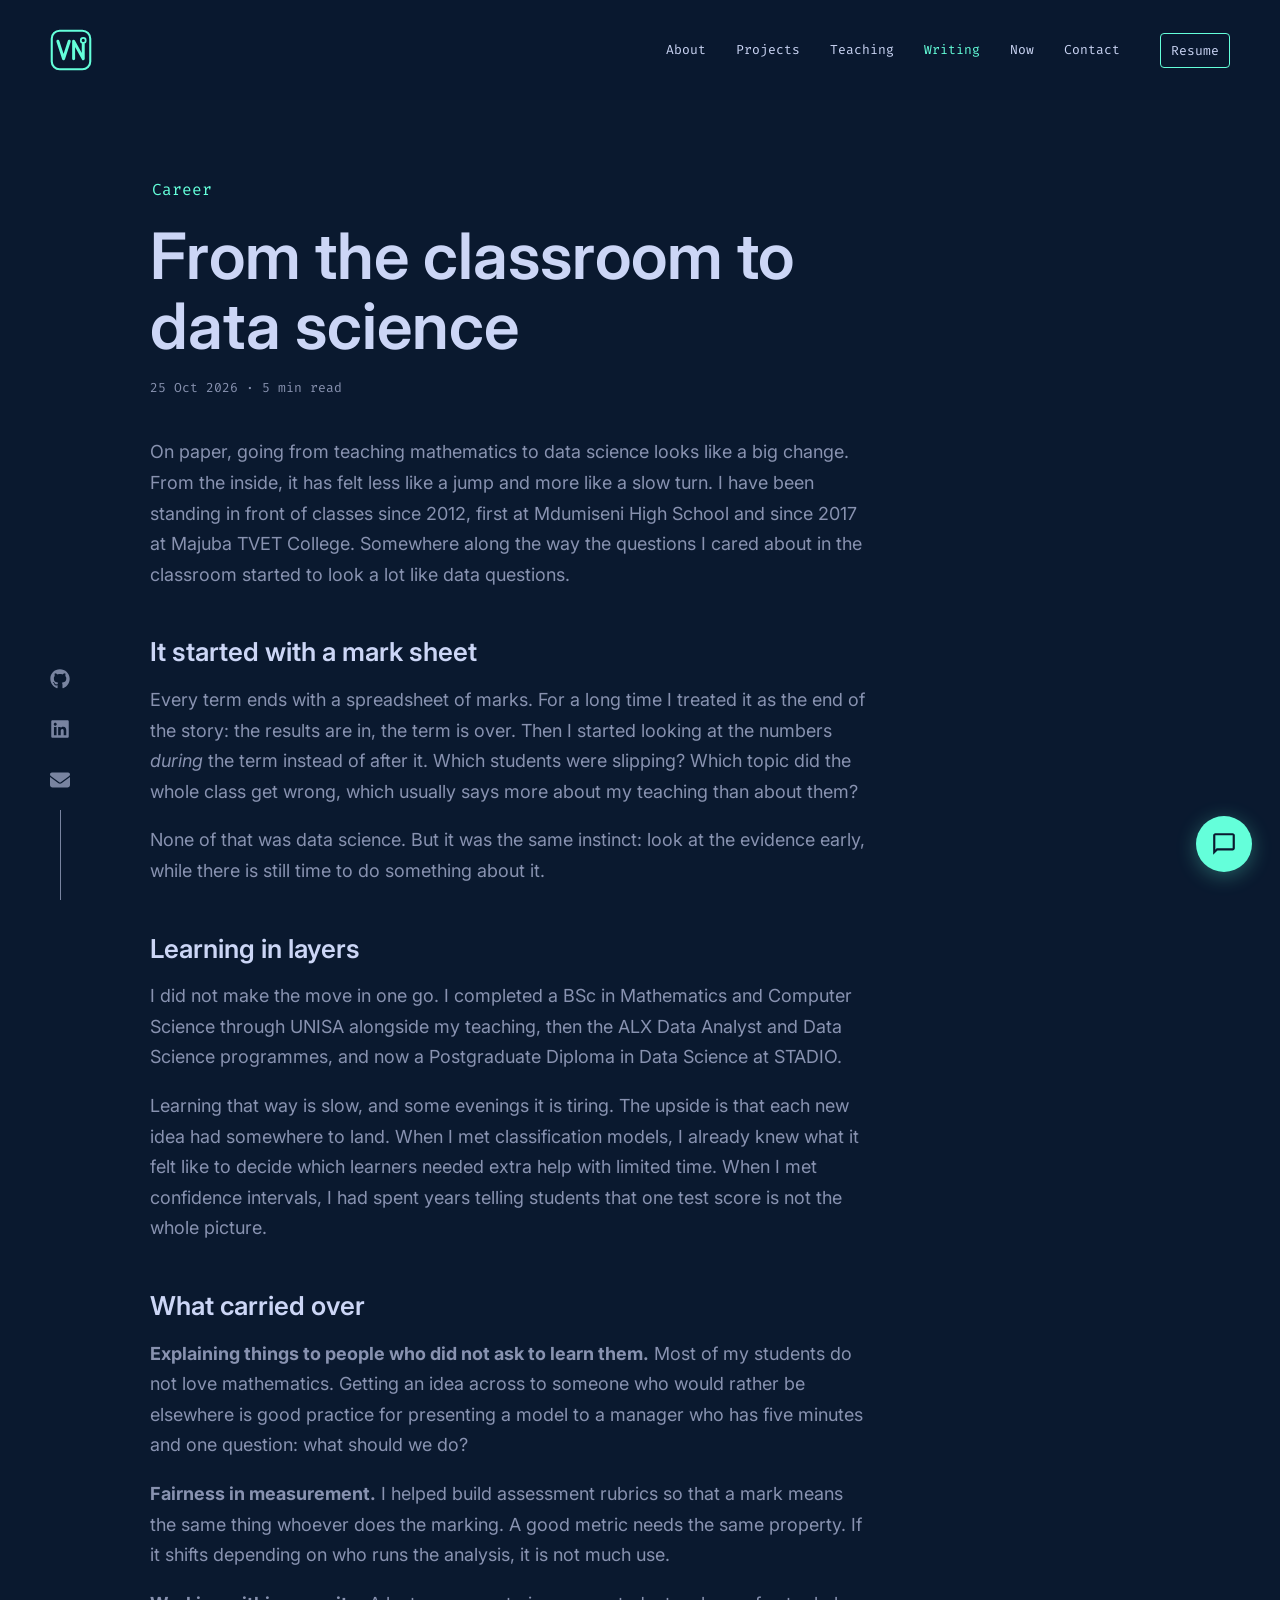
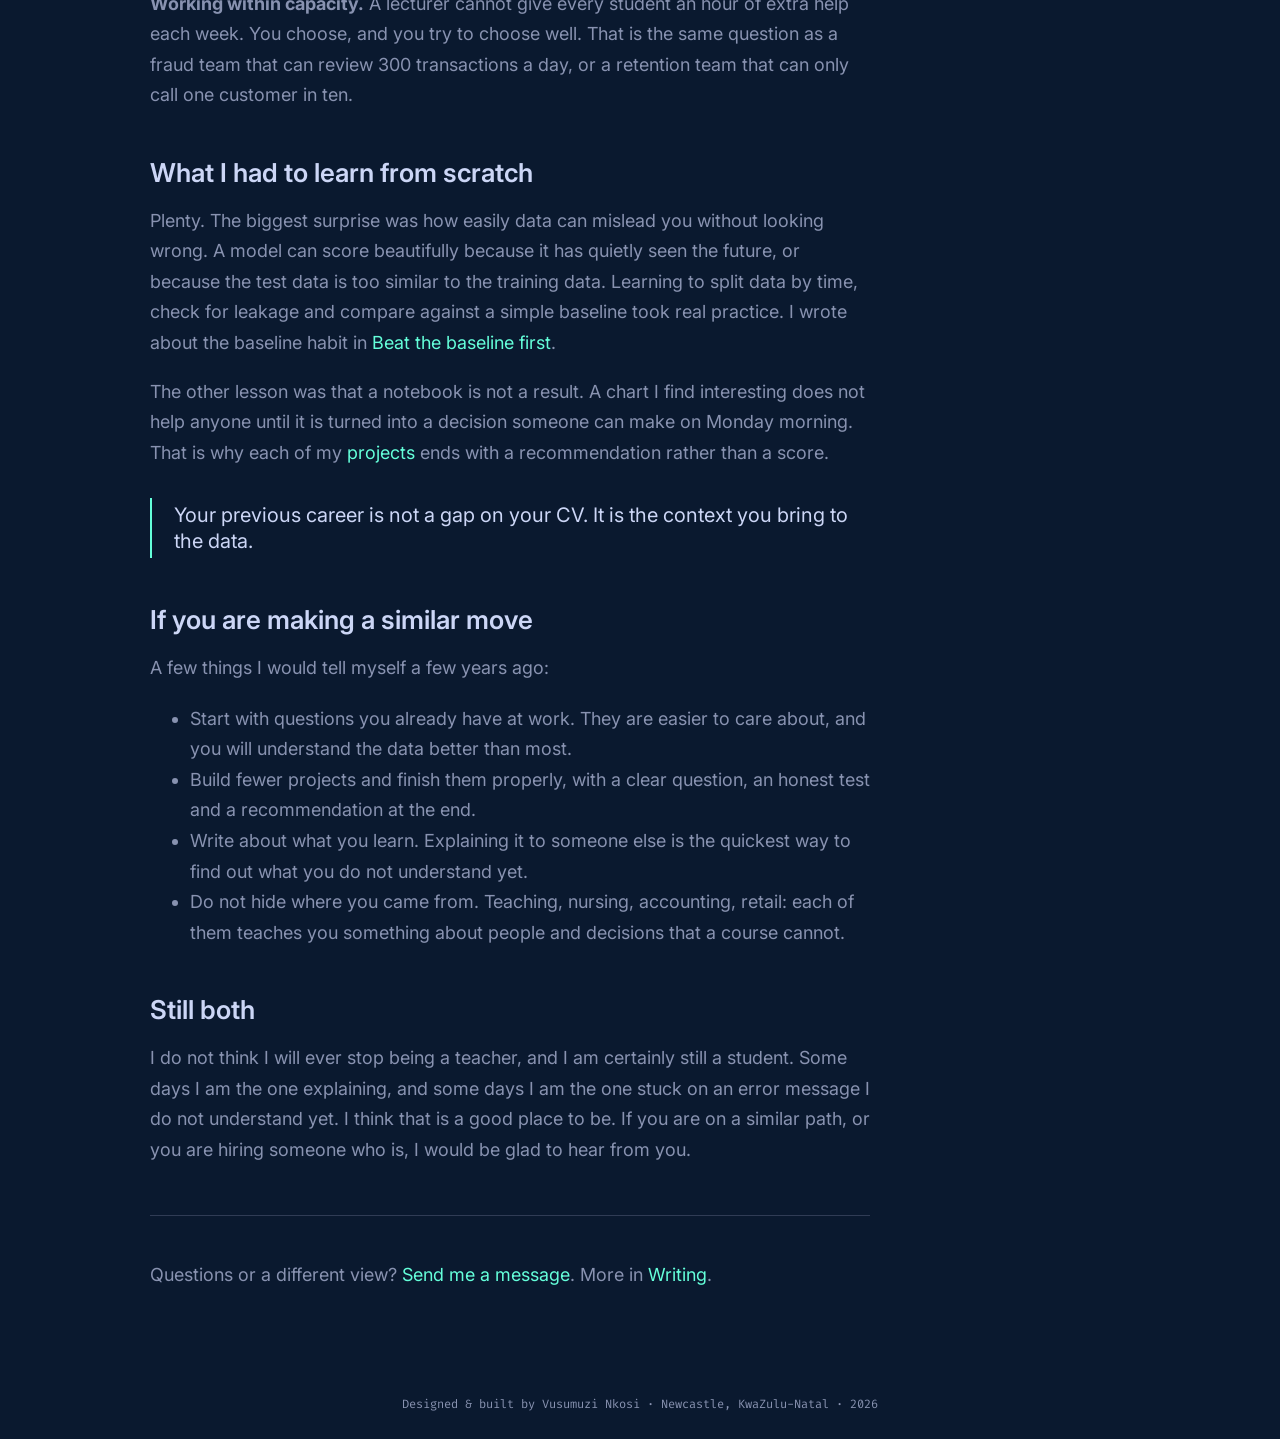
<file: writing/from-the-classroom-to-data-science.html>
<!DOCTYPE html>
<html lang="en">
<head>
    <meta charset="UTF-8">
    <meta name="viewport" content="width=device-width, initial-scale=1.0">
    <title>From the classroom to data science | Vusumuzi Nkosi</title>
    <meta name="description" content="What carried over from nine years of teaching mathematics, what I had to learn from scratch, and what I would tell someone making a similar move.">
    <meta property="og:type" content="article">
    <meta property="og:title" content="From the classroom to data science | Vusumuzi Nkosi">
    <meta property="og:description" content="What carried over from nine years of teaching mathematics, what I had to learn from scratch, and what I would tell someone making a similar move.">
    <meta property="og:url" content="https://vusumuzinkosi.github.io/writing/from-the-classroom-to-data-science.html">
    <meta property="og:image" content="https://vusumuzinkosi.github.io/assets/images/social-preview.jpg?v=20261025b">
    <meta property="og:image:width" content="1200">
    <meta property="og:image:height" content="630">
    <meta property="og:site_name" content="Vusumuzi Nkosi">
    <meta name="twitter:card" content="summary_large_image">
    <meta name="twitter:image" content="https://vusumuzinkosi.github.io/assets/images/social-preview.jpg?v=20261025b">
    <link rel="canonical" href="https://vusumuzinkosi.github.io/writing/from-the-classroom-to-data-science.html">
    <meta name="theme-color" content="#0a192f">
    <link rel="icon" type="image/svg+xml" href="../favicon.svg">
    <link rel="icon" type="image/png" sizes="32x32" href="../favicon-32x32.png">
    <link rel="apple-touch-icon" sizes="180x180" href="../apple-touch-icon.png">
    <link rel="preconnect" href="https://fonts.googleapis.com">
    <link rel="preconnect" href="https://fonts.gstatic.com" crossorigin>
    <link href="https://fonts.googleapis.com/css2?family=Fira+Code:wght@300;400;500;600&family=Inter:wght@300;400;500;600;700&display=swap" rel="stylesheet">
    <link rel="stylesheet" href="../assets/css/style.css?v=20261024f">
    <link rel="stylesheet" href="../assets/css/site.css?v=20261025b">
    <link rel="stylesheet" href="../chatbot/chatbot.css?v=20261025b">
    <script type="application/ld+json">
    {
      "@context": "https://schema.org",
      "@type": "BlogPosting",
      "headline": "From the classroom to data science",
      "description": "What carried over from nine years of teaching mathematics, what I had to learn from scratch, and what I would tell someone making a similar move.",
      "url": "https://vusumuzinkosi.github.io/writing/from-the-classroom-to-data-science.html",
      "mainEntityOfPage": "https://vusumuzinkosi.github.io/writing/from-the-classroom-to-data-science.html",
      "image": "https://vusumuzinkosi.github.io/assets/images/social-preview.jpg?v=20261025b",
      "datePublished": "2026-10-25",
      "author": {
        "@type": "Person",
        "name": "Vusumuzi Nkosi",
        "url": "https://vusumuzinkosi.github.io/"
      },
      "inLanguage": "en"
    }
    </script>
</head>
<body>
    <a class="skip-link" href="#main">Skip to content</a>

    <div class="social-links-fixed">
        <ul>
            <li><a href="https://github.com/vusumuzinkosi" target="_blank" rel="noopener" aria-label="GitHub"><i class="icon icon-github" aria-hidden="true"><svg viewBox="0 0 496 512" width="0.9688em" height="1em" aria-hidden="true" focusable="false"><path d="M165.9 397.4c0 2-2.3 3.6-5.2 3.6-3.3.3-5.6-1.3-5.6-3.6 0-2 2.3-3.6 5.2-3.6 3-.3 5.6 1.3 5.6 3.6zm-31.1-4.5c-.7 2 1.3 4.3 4.3 4.9 2.6 1 5.6 0 6.2-2s-1.3-4.3-4.3-5.2c-2.6-.7-5.5.3-6.2 2.3zm44.2-1.7c-2.9.7-4.9 2.6-4.6 4.9.3 2 2.9 3.3 5.9 2.6 2.9-.7 4.9-2.6 4.6-4.6-.3-1.9-3-3.2-5.9-2.9zM244.8 8C106.1 8 0 113.3 0 252c0 110.9 69.8 205.8 169.5 239.2 12.8 2.3 17.3-5.6 17.3-12.1 0-6.2-.3-40.4-.3-61.4 0 0-70 15-84.7-29.8 0 0-11.4-29.1-27.8-36.6 0 0-22.9-15.7 1.6-15.4 0 0 24.9 2 38.6 25.8 21.9 38.6 58.6 27.5 72.9 20.9 2.3-16 8.8-27.1 16-33.7-55.9-6.2-112.3-14.3-112.3-110.5 0-27.5 7.6-41.3 23.6-58.9-2.6-6.5-11.1-33.3 2.6-67.9 20.9-6.5 69 27 69 27 20-5.6 41.5-8.5 62.8-8.5s42.8 2.9 62.8 8.5c0 0 48.1-33.6 69-27 13.7 34.7 5.2 61.4 2.6 67.9 16 17.7 25.8 31.5 25.8 58.9 0 96.5-58.9 104.2-114.8 110.5 9.2 7.9 17 22.9 17 46.4 0 33.7-.3 75.4-.3 83.6 0 6.5 4.6 14.4 17.3 12.1C428.2 457.8 496 362.9 496 252 496 113.3 383.5 8 244.8 8zM97.2 352.9c-1.3 1-1 3.3.7 5.2 1.6 1.6 3.9 2.3 5.2 1 1.3-1 1-3.3-.7-5.2-1.6-1.6-3.9-2.3-5.2-1zm-10.8-8.1c-.7 1.3.3 2.9 2.3 3.9 1.6 1 3.6.7 4.3-.7.7-1.3-.3-2.9-2.3-3.9-2-.6-3.6-.3-4.3.7zm32.4 35.6c-1.6 1.3-1 4.3 1.3 6.2 2.3 2.3 5.2 2.6 6.5 1 1.3-1.3.7-4.3-1.3-6.2-2.2-2.3-5.2-2.6-6.5-1zm-11.4-14.7c-1.6 1-1.6 3.6 0 5.9 1.6 2.3 4.3 3.3 5.6 2.3 1.6-1.3 1.6-3.9 0-6.2-1.4-2.3-4-3.3-5.6-2z"/></svg></i></a></li>
            <li><a href="https://www.linkedin.com/in/vusumuzinkosi/" target="_blank" rel="noopener" aria-label="LinkedIn"><i class="icon icon-linkedin" aria-hidden="true"><svg viewBox="0 0 448 512" width="0.875em" height="1em" aria-hidden="true" focusable="false"><path d="M416 32H31.9C14.3 32 0 46.5 0 64.3v383.4C0 465.5 14.3 480 31.9 480H416c17.6 0 32-14.5 32-32.3V64.3c0-17.8-14.4-32.3-32-32.3zM135.4 416H69V202.2h66.5V416zm-33.2-243c-21.3 0-38.5-17.3-38.5-38.5S80.9 96 102.2 96c21.2 0 38.5 17.3 38.5 38.5 0 21.3-17.2 38.5-38.5 38.5zm282.1 243h-66.4V312c0-24.8-.5-56.7-34.5-56.7-34.6 0-39.9 27-39.9 54.9V416h-66.4V202.2h63.7v29.2h.9c8.9-16.8 30.6-34.5 62.9-34.5 67.2 0 79.7 44.3 79.7 101.9V416z"/></svg></i></a></li>
            <li><a href="mailto:vusizwe@rocketmail.com" aria-label="Email"><i class="icon icon-envelope" aria-hidden="true"><svg viewBox="0 0 512 512" width="1em" height="1em" aria-hidden="true" focusable="false"><path d="M48 64C21.5 64 0 85.5 0 112c0 15.1 7.1 29.3 19.2 38.4L236.8 313.6c11.4 8.5 27 8.5 38.4 0L492.8 150.4c12.1-9.1 19.2-23.3 19.2-38.4c0-26.5-21.5-48-48-48H48zM0 176V384c0 35.3 28.7 64 64 64H448c35.3 0 64-28.7 64-64V176L294.4 339.2c-22.8 17.1-54 17.1-76.8 0L0 176z"/></svg></i></a></li>
        </ul>
    </div>

    <header class="header">
        <nav class="nav" aria-label="Main">
            <div class="nav-logo">
                <a href="../" aria-label="Vusumuzi Nkosi, home"><svg class="logo-mark" viewBox="0 0 48 48" width="42" height="42" aria-hidden="true" focusable="false"><rect x="2" y="2" width="44" height="44" rx="9" fill="none" stroke="#64ffda" stroke-width="2.4"/><polyline points="9,14 15.5,34 22,14" fill="none" stroke="#64ffda" stroke-width="3.4" stroke-linecap="round" stroke-linejoin="round"/><polyline points="27,34 27,14 38,34 38,17" fill="none" stroke="#64ffda" stroke-width="3.4" stroke-linecap="round" stroke-linejoin="round"/><circle cx="38" cy="13" r="2.8" fill="#0a192f" stroke="#64ffda" stroke-width="2"/></svg></a>
            </div>
            <button class="nav-toggle" type="button" aria-controls="nav-menu" aria-expanded="false" aria-label="Open menu"><span></span></button>
            <div class="nav-menu" id="nav-menu">
                <ol>
                    <li><a href="../about.html">About</a></li>
                    <li><a href="../projects/">Projects</a></li>
                    <li><a href="../teaching.html">Teaching</a></li>
                    <li><a href="../writing/" aria-current="page">Writing</a></li>
                    <li><a href="../now.html">Now</a></li>
                    <li><a href="../contact.html">Contact</a></li>
                </ol>
                <a href="../assets/Vusumuzi_Nkosi_Resume.pdf?v=20261025c" target="_blank" rel="noopener" class="nav-cv-button" data-goatcounter-click="resume-download">Resume</a>
            </div>
        </nav>
    </header>
    <div class="nav-scrim"></div>

    <main id="main">
        <article class="article">
            <header class="page-hero" style="padding-bottom:10px">
                <p class="overline">Career</p>
                <h1>From the classroom to data science</h1>
                <p class="article-meta"><time datetime="2026-10-25">25 Oct 2026</time> &middot; 5 min read</p>
            </header>

            <div class="article-body">
                <p>On paper, going from teaching mathematics to data science looks like a big change. From the inside, it has felt less like a jump and more like a slow turn. I have been standing in front of classes since 2012, first at Mdumiseni High School and since 2017 at Majuba TVET College. Somewhere along the way the questions I cared about in the classroom started to look a lot like data questions.</p>

                <h2>It started with a mark sheet</h2>
                <p>Every term ends with a spreadsheet of marks. For a long time I treated it as the end of the story: the results are in, the term is over. Then I started looking at the numbers <em>during</em> the term instead of after it. Which students were slipping? Which topic did the whole class get wrong, which usually says more about my teaching than about them?</p>
                <p>None of that was data science. But it was the same instinct: look at the evidence early, while there is still time to do something about it.</p>

                <h2>Learning in layers</h2>
                <p>I did not make the move in one go. I completed a BSc in Mathematics and Computer Science through UNISA alongside my teaching, then the ALX Data Analyst and Data Science programmes, and now a Postgraduate Diploma in Data Science at STADIO.</p>
                <p>Learning that way is slow, and some evenings it is tiring. The upside is that each new idea had somewhere to land. When I met classification models, I already knew what it felt like to decide which learners needed extra help with limited time. When I met confidence intervals, I had spent years telling students that one test score is not the whole picture.</p>

                <h2>What carried over</h2>
                <p><strong>Explaining things to people who did not ask to learn them.</strong> Most of my students do not love mathematics. Getting an idea across to someone who would rather be elsewhere is good practice for presenting a model to a manager who has five minutes and one question: what should we do?</p>
                <p><strong>Fairness in measurement.</strong> I helped build assessment rubrics so that a mark means the same thing whoever does the marking. A good metric needs the same property. If it shifts depending on who runs the analysis, it is not much use.</p>
                <p><strong>Working within capacity.</strong> A lecturer cannot give every student an hour of extra help each week. You choose, and you try to choose well. That is the same question as a fraud team that can review 300 transactions a day, or a retention team that can only call one customer in ten.</p>

                <h2>What I had to learn from scratch</h2>
                <p>Plenty. The biggest surprise was how easily data can mislead you without looking wrong. A model can score beautifully because it has quietly seen the future, or because the test data is too similar to the training data. Learning to split data by time, check for leakage and compare against a simple baseline took real practice. I wrote about the baseline habit in <a href="beat-the-baseline-first.html">Beat the baseline first</a>.</p>
                <p>The other lesson was that a notebook is not a result. A chart I find interesting does not help anyone until it is turned into a decision someone can make on Monday morning. That is why each of my <a href="../projects/">projects</a> ends with a recommendation rather than a score.</p>

                <blockquote>Your previous career is not a gap on your CV. It is the context you bring to the data.</blockquote>

                <h2>If you are making a similar move</h2>
                <p>A few things I would tell myself a few years ago:</p>
                <ul>
                    <li>Start with questions you already have at work. They are easier to care about, and you will understand the data better than most.</li>
                    <li>Build fewer projects and finish them properly, with a clear question, an honest test and a recommendation at the end.</li>
                    <li>Write about what you learn. Explaining it to someone else is the quickest way to find out what you do not understand yet.</li>
                    <li>Do not hide where you came from. Teaching, nursing, accounting, retail: each of them teaches you something about people and decisions that a course cannot.</li>
                </ul>

                <h2>Still both</h2>
                <p>I do not think I will ever stop being a teacher, and I am certainly still a student. Some days I am the one explaining, and some days I am the one stuck on an error message I do not understand yet. I think that is a good place to be. If you are on a similar path, or you are hiring someone who is, I would be glad to hear from you.</p>

                <div class="article-footer">
                    <p>Questions or a different view? <a href="../contact.html">Send me a message</a>. More in <a href="./">Writing</a>.</p>
                </div>
            </div>
        </article>
    </main>

    <footer class="footer">
        <div class="footer-social">
            <ul>
                <li><a href="https://github.com/vusumuzinkosi" target="_blank" rel="noopener" aria-label="GitHub"><i class="icon icon-github" aria-hidden="true"><svg viewBox="0 0 496 512" width="0.9688em" height="1em" aria-hidden="true" focusable="false"><path d="M165.9 397.4c0 2-2.3 3.6-5.2 3.6-3.3.3-5.6-1.3-5.6-3.6 0-2 2.3-3.6 5.2-3.6 3-.3 5.6 1.3 5.6 3.6zm-31.1-4.5c-.7 2 1.3 4.3 4.3 4.9 2.6 1 5.6 0 6.2-2s-1.3-4.3-4.3-5.2c-2.6-.7-5.5.3-6.2 2.3zm44.2-1.7c-2.9.7-4.9 2.6-4.6 4.9.3 2 2.9 3.3 5.9 2.6 2.9-.7 4.9-2.6 4.6-4.6-.3-1.9-3-3.2-5.9-2.9zM244.8 8C106.1 8 0 113.3 0 252c0 110.9 69.8 205.8 169.5 239.2 12.8 2.3 17.3-5.6 17.3-12.1 0-6.2-.3-40.4-.3-61.4 0 0-70 15-84.7-29.8 0 0-11.4-29.1-27.8-36.6 0 0-22.9-15.7 1.6-15.4 0 0 24.9 2 38.6 25.8 21.9 38.6 58.6 27.5 72.9 20.9 2.3-16 8.8-27.1 16-33.7-55.9-6.2-112.3-14.3-112.3-110.5 0-27.5 7.6-41.3 23.6-58.9-2.6-6.5-11.1-33.3 2.6-67.9 20.9-6.5 69 27 69 27 20-5.6 41.5-8.5 62.8-8.5s42.8 2.9 62.8 8.5c0 0 48.1-33.6 69-27 13.7 34.7 5.2 61.4 2.6 67.9 16 17.7 25.8 31.5 25.8 58.9 0 96.5-58.9 104.2-114.8 110.5 9.2 7.9 17 22.9 17 46.4 0 33.7-.3 75.4-.3 83.6 0 6.5 4.6 14.4 17.3 12.1C428.2 457.8 496 362.9 496 252 496 113.3 383.5 8 244.8 8zM97.2 352.9c-1.3 1-1 3.3.7 5.2 1.6 1.6 3.9 2.3 5.2 1 1.3-1 1-3.3-.7-5.2-1.6-1.6-3.9-2.3-5.2-1zm-10.8-8.1c-.7 1.3.3 2.9 2.3 3.9 1.6 1 3.6.7 4.3-.7.7-1.3-.3-2.9-2.3-3.9-2-.6-3.6-.3-4.3.7zm32.4 35.6c-1.6 1.3-1 4.3 1.3 6.2 2.3 2.3 5.2 2.6 6.5 1 1.3-1.3.7-4.3-1.3-6.2-2.2-2.3-5.2-2.6-6.5-1zm-11.4-14.7c-1.6 1-1.6 3.6 0 5.9 1.6 2.3 4.3 3.3 5.6 2.3 1.6-1.3 1.6-3.9 0-6.2-1.4-2.3-4-3.3-5.6-2z"/></svg></i></a></li>
                <li><a href="https://www.linkedin.com/in/vusumuzinkosi/" target="_blank" rel="noopener" aria-label="LinkedIn"><i class="icon icon-linkedin" aria-hidden="true"><svg viewBox="0 0 448 512" width="0.875em" height="1em" aria-hidden="true" focusable="false"><path d="M416 32H31.9C14.3 32 0 46.5 0 64.3v383.4C0 465.5 14.3 480 31.9 480H416c17.6 0 32-14.5 32-32.3V64.3c0-17.8-14.4-32.3-32-32.3zM135.4 416H69V202.2h66.5V416zm-33.2-243c-21.3 0-38.5-17.3-38.5-38.5S80.9 96 102.2 96c21.2 0 38.5 17.3 38.5 38.5 0 21.3-17.2 38.5-38.5 38.5zm282.1 243h-66.4V312c0-24.8-.5-56.7-34.5-56.7-34.6 0-39.9 27-39.9 54.9V416h-66.4V202.2h63.7v29.2h.9c8.9-16.8 30.6-34.5 62.9-34.5 67.2 0 79.7 44.3 79.7 101.9V416z"/></svg></i></a></li>
                <li><a href="mailto:vusizwe@rocketmail.com" aria-label="Email"><i class="icon icon-envelope" aria-hidden="true"><svg viewBox="0 0 512 512" width="1em" height="1em" aria-hidden="true" focusable="false"><path d="M48 64C21.5 64 0 85.5 0 112c0 15.1 7.1 29.3 19.2 38.4L236.8 313.6c11.4 8.5 27 8.5 38.4 0L492.8 150.4c12.1-9.1 19.2-23.3 19.2-38.4c0-26.5-21.5-48-48-48H48zM0 176V384c0 35.3 28.7 64 64 64H448c35.3 0 64-28.7 64-64V176L294.4 339.2c-22.8 17.1-54 17.1-76.8 0L0 176z"/></svg></i></a></li>
            </ul>
        </div>
        <div class="footer-content">
            <p>Designed &amp; built by <a href="https://github.com/vusumuzinkosi" target="_blank" rel="noopener">Vusumuzi Nkosi</a> &middot; Newcastle, KwaZulu-Natal &middot; <span data-year>2026</span></p>
        </div>
    </footer>

    <script src="../assets/js/main.js?v=20261024f"></script>
    <script src="../assets/js/site.js?v=20261025b"></script>
    <script src="../chatbot/chatbot.js?v=20261025b" defer></script>
    <!-- Visitor statistics: GoatCounter (no cookies) -->
    <script data-goatcounter="https://vusumuzinkosi.goatcounter.com/count" async src="https://gc.zgo.at/count.js"></script>
</body>
</html>
</file>
<file: assets/css/style.css>
/* Brittany Chiang-inspired Portfolio CSS */

/* CSS Variables */
:root {
  --dark-navy: #0a192f;
  --navy: #112240;
  --light-navy: #233554;
  --lightest-navy: #303c55;
  --navy-shadow: rgba(2, 12, 27, 0.7);
  --dark-slate: #495670;
  --slate: #8892b0;
  --light-slate: #a8b2d1;  
  --lightest-slate: #ccd6f6;
  --white: #e6f1ff;
  --green: #64ffda;
  --green-tint: rgba(100, 255, 218, 0.1);
  --pink: #f57dff;
  --blue: #57cbff;

  --font-sans: "Inter", "SF Pro Text", -apple-system, system-ui, sans-serif;
  --font-mono: "Fira Code", "SF Mono", "Fira Mono", "Roboto Mono", monospace;

  --fz-xxs: 12px;
  --fz-xs: 13px;
  --fz-sm: 14px;
  --fz-md: 16px;
  --fz-lg: 18px;
  --fz-xl: 20px;
  --fz-xxl: 22px;
  --fz-heading: 32px;

  --border-radius: 4px;
  --nav-height: 100px;
  --nav-scroll-height: 70px;

  --tab-height: 42px;
  --tab-width: 120px;

  --easing: cubic-bezier(0.645, 0.045, 0.355, 1);
  --transition: all 0.25s cubic-bezier(0.645, 0.045, 0.355, 1);

  --hamburger-width: 30px;

  --ham-before: top 0.1s ease-in 0.25s, opacity 0.1s ease-in;
  --ham-before-active: top 0.1s ease-out, opacity 0.1s ease-out 0.12s;
  --ham-after: bottom 0.1s ease-in 0.25s, transform 0.22s cubic-bezier(0.55, 0.055, 0.675, 0.19);
  --ham-after-active: bottom 0.1s ease-out, transform 0.22s cubic-bezier(0.215, 0.61, 0.355, 1) 0.12s;
}

/* Global styles */
html {
  box-sizing: border-box;
  width: 100%;
  scroll-behavior: smooth;
}

*,
*:before,
*:after {
  box-sizing: inherit;
}

::selection {
  background-color: var(--lightest-navy);
  color: var(--lightest-slate);
}

:focus {
  outline: 2px dashed var(--green);
  outline-offset: 3px;
}

:focus:not(:focus-visible) {
  outline: none;
  outline-offset: 0px;
}

:focus-visible {
  outline: 2px dashed var(--green);
  outline-offset: 3px;
}

html {
  scrollbar-width: thin;
  scrollbar-color: var(--dark-slate) var(--navy);
}

::-webkit-scrollbar {
  width: 12px;
}

::-webkit-scrollbar-track {
  background: var(--navy);
}

::-webkit-scrollbar-thumb {
  background-color: var(--dark-slate);
  border: 3px solid var(--navy);
  border-radius: 10px;
}

body {
  margin: 0;
  width: 100%;
  min-height: 100%;
  overflow-x: hidden;
  -moz-osx-font-smoothing: grayscale;
  -webkit-font-smoothing: antialiased;
  background-color: var(--dark-navy);
  color: var(--slate);
  font-family: var(--font-sans);
  font-size: var(--fz-xl);
  line-height: 1.3;
}

@media (max-width: 480px) {
  body {
    font-size: var(--fz-lg);
  }
}

body.loading * {
  cursor: wait !important;
}

#root {
  min-height: 100vh;
  padding-left: 200px;
}

@media (max-width: 1080px) {
  #root {
    padding-left: 0;
  }
}

main {
  margin: 0 auto;
  width: 100%;
  max-width: 1600px;
  min-height: 100vh;
  padding: 0 150px;
}

@media (max-width: 1080px) {
  main {
    padding: 0 100px;
  }
}
@media (max-width: 768px) {
  main {
    padding: 0 50px;
  }
}
@media (max-width: 480px) {
  main {
    padding: 0 25px;
  }
}

main.fillHeight {
  padding: 0 150px;
}

@media (max-width: 1080px) {
  main.fillHeight {
    padding: 0 100px;
  }
}
@media (max-width: 768px) {
  main.fillHeight {
    padding: 0 50px;
  }
}
@media (max-width: 480px) {
  main.fillHeight {
    padding: 0 25px;
  }
}

section {
  margin: 0 auto;
  padding: 100px 0;
  max-width: 1000px;
}

@media (max-width: 768px) {
  section {
    padding: 80px 0;
  }
}

@media (max-width: 480px) {
  section {
    padding: 60px 0;
  }
}

h1,
h2,
h3,
h4,
h5,
h6 {
  margin: 0 0 10px 0;
  font-weight: 600;
  color: var(--lightest-slate);
  line-height: 1.1;
}

.container {
  width: 100%;
  max-width: 1000px;
}

/* Navigation Header */
.nav-header {
  display: flex;
  justify-content: space-between;
  align-items: center;
  position: fixed;
  top: 0;
  z-index: 11;
  padding: 0px 50px;
  width: 100%;
  height: var(--nav-height);
  background-color: rgba(10, 25, 47, 0.85);
  backdrop-filter: blur(10px);
  transition: var(--transition);
  filter: none !important;
  pointer-events: auto !important;
  user-select: auto !important;
}

@media (max-width: 1080px) {
  .nav-header {
    padding: 0 40px;
  }
}

@media (max-width: 768px) {
  .nav-header {
    padding: 0 25px;
  }
}

.nav-container {
  display: flex;
  justify-content: space-between;
  align-items: center;
  width: 100%;
  color: var(--lightest-slate);
  font-family: var(--font-mono);
  counter-reset: item 0;
  z-index: 12;
}

.nav-logo {
  display: flex;
  justify-content: center;
  align-items: center;
}

.nav-logo a {
  color: var(--green);
  text-decoration: none;
  display: block;
  width: 42px;
  height: 42px;
  line-height: 42px;
  text-align: center;
  border: 2px solid var(--green);
  border-radius: 4px;
  font-size: 18px;
  font-weight: 600;
  transition: var(--transition);
}

.nav-logo a:hover,
.nav-logo a:focus {
  background-color: var(--green-tint);
  transform: translate(-4px, -4px);
  box-shadow: 4px 4px 0 0 var(--green);
}

.nav-menu {
  display: flex;
  align-items: center;
}

.nav-menu ol {
  display: flex;
  justify-content: space-between;
  align-items: center;
  padding: 0;
  margin: 0;
  list-style: none;
}

.nav-menu li {
  margin: 0 5px;
  position: relative;
  counter-increment: item 1;
  font-size: var(--fz-xs);
}

.nav-menu a {
  padding: 10px;
  text-decoration: none;
  color: inherit;
  transition: var(--transition);
}

.nav-menu a:before {
  content: "0" counter(item) ".";
  margin-right: 5px;
  color: var(--green);
  font-size: var(--fz-xxs);
  text-align: right;
}

.nav-menu a:hover,
.nav-menu a:focus {
  color: var(--green);
}

.nav-resume .cta-button {
  margin-top: 0;
  margin-left: 15px;
  font-size: var(--fz-xs);
}

@media (max-width: 768px) {
  .nav-header {
    height: var(--nav-scroll-height);
  }
  
  .nav-menu {
    display: none;
  }
  
  .nav-resume {
    display: none;
  }
}

/* Side Elements */
.fixed-social {
  width: 40px;
  position: fixed;
  bottom: 0;
  left: 40px;
  right: auto;
  z-index: 10;
  color: var(--light-slate);
}

@media (max-width: 1080px) {
  .fixed-social {
    left: 20px;
    right: auto;
  }
}

@media (max-width: 768px) {
  .fixed-social {
    display: none;
  }
}

.fixed-social:after {
  content: '';
  display: block;
  width: 1px;
  height: 90px;
  margin: 0 auto;
  background-color: var(--light-slate);
}

.fixed-social ul {
  display: flex;
  flex-direction: column;
  align-items: center;
  margin: 0;
  padding: 0;
  list-style: none;
}

.fixed-social ul:after {
  content: '';
  display: block;
  width: 1px;
  height: 90px;
  background-color: var(--light-slate);
}

.fixed-social li {
  position: relative;
}

.fixed-social a {
  padding: 10px;
  text-decoration: none;
  color: inherit;
  transition: var(--transition);
  writing-mode: vertical-rl;
  font-family: var(--font-mono);
  font-size: var(--fz-xxs);
  line-height: var(--fz-lg);
  letter-spacing: 0.1em;
}

.fixed-social a:hover,
.fixed-social a:focus {
  transform: translateY(-3px);
  color: var(--green);
}

.fixed-social svg {
  width: 20px;
  height: 20px;
  transform: translateY(-4px);
}

/* Main Content */
main {
  margin: 0 auto;
  width: 100%;
  max-width: 1600px;
  min-height: 100vh;
  padding: 0 150px;
}

@media (max-width: 1080px) {
  main {
    padding: 0 100px;
  }
}

@media (max-width: 768px) {
  main {
    padding: 0 50px;
  }
}

@media (max-width: 480px) {
  main {
    padding: 0 25px;
  }
}

/* Mixed Mixins */
.button {
  color: var(--green);
  background-color: transparent;
  border: 1px solid var(--green);
  border-radius: var(--border-radius);
  padding: 1.25rem 1.75rem;
  font-size: var(--fz-xs);
  font-family: var(--font-mono);
  line-height: 1;
  text-decoration: none;
  cursor: pointer;
  transition: var(--transition);
  user-select: none;
}

.button:hover,
.button:focus {
  background-color: var(--green-tint);
  outline: none;
}
.button:after {
  display: none !important;
}

/* Email link (fixed position) */
.email-link {
  position: fixed;
  bottom: 0;
  right: 40px;
  z-index: 10;
  writing-mode: vertical-rl;
  text-orientation: upright;
  opacity: 0.7;
  transition: var(--transition), opacity 0.3s ease;
}

.email-link.scrolled {
  opacity: 1;
  transform: translateX(-5px);
}

@media (max-width: 1080px) {
  .email-link {
    display: none;
  }
}

.email-link a {
  margin: 20px auto;
  padding: 10px;
  font-family: var(--font-mono);
  font-size: var(--fz-xxs);
  line-height: var(--fz-lg);
  letter-spacing: 0.1em;
  color: var(--light-slate);
  text-decoration: none;
  transition: var(--transition);
  display: flex;
  flex-direction: column;
  align-items: center;
}

.email-link a::after {
  content: '';
  display: block;
  width: 1px;
  height: 90px;
  margin: 0 auto;
  background-color: var(--light-slate);
}

.email-link a:hover,
.email-link a:focus {
  transform: translateY(-3px);
  color: var(--green);
}

/* Social links (fixed position) */
.social-links-fixed {
  position: fixed;
  bottom: 0;
  left: 40px;
  z-index: 10;
  width: auto;
  opacity: 0.7;
  transition: var(--transition), opacity 0.3s ease, transform 0.3s ease;
}

.social-links-fixed.scrolled {
  opacity: 1;
  transform: translateX(5px);
}

@media (max-width: 1080px) {
  .social-links-fixed {
    display: none;
  }
}

.social-links-fixed ul {
  display: flex;
  flex-direction: column;
  align-items: center;
  margin: 0;
  padding: 0;
  list-style: none;
}

.social-links-fixed ul:after {
  content: '';
  display: block;
  width: 1px;
  height: 90px;
  margin: 0 auto;
  background-color: var(--light-slate);
}

.social-links-fixed ul li {
  margin: 0 0 10px 0;
  padding: 0;
}

.social-links-fixed ul li a {
  padding: 10px;
  display: flex;
  justify-content: center;
  align-items: center;
  text-decoration: none;
  color: var(--light-slate);
  transition: var(--transition);
}

.social-links-fixed ul li a:hover,
.social-links-fixed ul li a:focus {
  transform: translateY(-3px);
  color: var(--green);
}

.social-links-fixed ul li a svg {
  width: 20px;
  height: 20px;
  fill: currentColor;
}

.social-links-fixed ul li a i {
  font-size: 20px;
}

/* Header */
.header {
  display: flex;
  justify-content: space-between;
  align-items: center;
  position: fixed;
  top: 0;
  z-index: 11;
  padding: 0px 50px;
  width: 100%;
  height: var(--nav-height);
  background-color: rgba(10, 25, 47, 0.85);
  backdrop-filter: blur(10px);
  transition: all 0.25s cubic-bezier(0.645, 0.045, 0.355, 1);
  transform: translateY(0px);
  filter: none !important;
  pointer-events: auto !important;
  user-select: auto !important;
}

.header.header-hidden {
  transform: translateY(-100%);
}

@media (max-width: 1080px) {
  .header {
    padding: 0 40px;
  }
}
@media (max-width: 768px) {
  .header {
    padding: 0 25px;
  }
}

.header .nav {
  display: flex;
  justify-content: space-between;
  align-items: center;
  width: 100%;
  color: var(--lightest-slate);
  font-family: var(--font-mono);
  counter-reset: item 0;
  z-index: 12;
}

.header .nav-logo {
  display: flex;
  justify-content: center;
  align-items: center;
}

.header .nav-logo a {
  color: var(--green);
  width: 42px;
  height: 42px;
  border: 2px solid var(--green);
  border-radius: 4px;
  display: flex;
  justify-content: center;
  align-items: center;
  text-decoration: none;
  font-size: var(--fz-lg);
  font-weight: 600;
  transition: var(--transition);
}

.header .nav-logo a:hover,
.header .nav-logo a:focus {
  background-color: var(--green-tint);
  transform: translate(-4px, -4px);
  box-shadow: 4px 4px 0 0 var(--green);
}

.header .nav-menu ol {
  display: flex;
  justify-content: space-between;
  align-items: center;
  padding: 0;
  margin: 0;
  list-style: none;
}

.header .nav-menu ol li {
  margin: 0 5px;
  position: relative;
  counter-increment: item 1;
  font-size: var(--fz-xs);
}

.header .nav-menu ol li a {
  padding: 10px;
  text-decoration: none;
  color: var(--lightest-slate);
  transition: var(--transition);
}

.header .nav-menu ol li a:hover,
.header .nav-menu ol li a:focus {
  color: var(--green);
  outline: 0;
}

.header .nav-menu ol li a span {
  color: var(--green);
  font-size: var(--fz-xxs);
  margin-right: 5px;
}

.header .nav-menu {
  display: flex;
  align-items: center;
  gap: 25px;
}

.nav-cv-button {
  color: var(--green);
  background-color: transparent;
  border: 1px solid var(--green);
  border-radius: var(--border-radius);
  padding: 0.75rem 1rem;
  font-size: var(--fz-xs);
  font-family: var(--font-mono);
  line-height: 1;
  text-decoration: none;
  cursor: pointer;
  transition: var(--transition);
  user-select: none;
}

.nav-cv-button:hover,
.nav-cv-button:focus {
  background-color: var(--green-tint);
  outline: none;
  transform: translateY(-1px);
}

/* Hero section */
.hero {
  display: flex;
  justify-content: center;
  align-items: flex-start;
  flex-direction: column;
  min-height: 100vh;
  padding: 0;
  padding-top: var(--nav-height);
}

@media (max-width: 768px) {
  .hero {
    padding-top: var(--nav-scroll-height);
  }
}

@media (max-width: 480px) and (max-height: 700px) {
  .hero {
    padding-bottom: 10vh;
  }
}

.hero h1 {
  margin: 0 0 30px 4px;
  color: var(--green);
  font-family: var(--font-mono);
  font-size: clamp(var(--fz-sm), 5vw, var(--fz-md));
  font-weight: 400;
}

@media (max-width: 480px) {
  .hero h1 {
    margin: 0 0 20px 2px;
  }
}

.hero h3 {
  margin-top: 10px;
  color: var(--slate);
  line-height: 0.9;
}

.hero p {
  margin: 20px 0 0;
  max-width: 540px;
}

.hero .hero-intro {
  margin: 0 0 30px 4px;
  color: var(--green);
  font-family: var(--font-mono);
  font-size: clamp(var(--fz-sm), 5vw, var(--fz-md));
  font-weight: 400;
}

.hero .hero-title {
  font-size: clamp(40px, 8vw, 80px);
}

.hero .hero-subtitle {
  font-size: clamp(24px, 5vw, 40px);
  margin-top: 10px;
  color: var(--slate);
  line-height: 1.2;
}

.hero .hero-description {
  margin: 30px 0 0;
  max-width: 540px;
}

.hero .cta-button {
  margin-top: 60px;
}

/* Section headings */
.section-heading {
  display: flex;
  align-items: center;
  position: relative;
  margin: 10px 0 40px;
  width: 100%;
  font-size: clamp(26px, 5vw, var(--fz-heading));
  white-space: nowrap;
}

.section-heading .section-number {
  position: relative;
  bottom: 4px;
  margin-right: 10px;
  color: var(--green);
  font-family: var(--font-mono);
  font-size: clamp(var(--fz-md), 3vw, var(--fz-xl));
  font-weight: 400;
}

@media (max-width: 480px) {
  .section-heading .section-number {
    margin-bottom: -3px;
    margin-right: 5px;
  }
}

.section-heading:after {
  content: '';
  display: block;
  position: relative;
  top: -5px;
  width: 300px;
  height: 1px;
  margin-left: 20px;
  background-color: var(--lightest-navy);
}

@media (max-width: 1080px) {
  .section-heading:after {
    width: 200px;
  }
}
@media (max-width: 768px) {
  .section-heading:after {
    width: 100px;
  }
}
@media (max-width: 600px) {
  .section-heading:after {
    width: 100%;
    margin-left: 10px;
  }
}

/* About section */
.about .about-content {
  display: grid;
  grid-template-columns: 3fr 2fr;
  gap: 50px;
}

@media (max-width: 768px) {
  .about .about-content {
    display: block;
  }
}

.about .about-content .about-text p {
  margin: 0 0 15px 0;
}

.about .about-content .about-text p:last-child,
.about .about-content .about-text p:last-of-type {
  margin: 0;
}

.about .about-content .about-text .skills-list {
  display: grid;
  grid-template-columns: repeat(2, minmax(140px, 200px));
  gap: 0px 10px;
  padding: 0;
  margin: 20px 0 0 0;
  overflow: hidden;
  list-style: none;
}

.about .about-content .about-text .skills-list li {
  position: relative;
  margin-bottom: 10px;
  padding-left: 20px;
  font-family: var(--font-mono);
  font-size: var(--fz-xs);
}

.about .about-content .about-text .skills-list li:before {
  content: '▹';
  position: absolute;
  left: 0;
  color: var(--green);
  font-size: var(--fz-sm);
  line-height: 12px;
}

.about .about-content .about-pic {
  position: relative;
  max-width: 300px;
}

@media (max-width: 768px) {
  .about .about-content .about-pic {
    margin: 50px auto 0;
    width: 70%;
  }
}

.about .about-content .about-pic .pic-wrapper {
  display: block;
  position: relative;
  width: 100%;
  border-radius: var(--border-radius);
  background-color: var(--green);
}

.about .about-content .about-pic .pic-wrapper:hover,
.about .about-content .about-pic .pic-wrapper:focus {
  background: transparent;
  outline: 0;
}

.about .about-content .about-pic .pic-wrapper:hover:after,
.about .about-content .about-pic .pic-wrapper:focus:after {
  top: 15px;
  left: 15px;
}

.about .about-content .about-pic .pic-wrapper:hover .img,
.about .about-content .about-pic .pic-wrapper:focus .img {
  filter: none;
  mix-blend-mode: normal;
}

.about .about-content .about-pic .pic-wrapper .img {
  position: relative;
  border-radius: var(--border-radius);
  mix-blend-mode: multiply;
  filter: grayscale(100%) contrast(1);
  transition: var(--transition);
}

.about .about-content .about-pic .pic-wrapper:before,
.about .about-content .about-pic .pic-wrapper:after {
  content: '';
  display: block;
  position: absolute;
  width: 100%;
  height: 100%;
  border-radius: var(--border-radius);
  transition: var(--transition);
}

.about .about-content .about-pic .pic-wrapper:before {
  top: 0;
  left: 0;
  background-color: var(--navy);
  mix-blend-mode: screen;
}

.about .about-content .about-pic .pic-wrapper:after {
  border: 2px solid var(--green);
  top: 20px;
  left: 20px;
  z-index: -1;
}

.about .about-content .about-pic .pic-wrapper img {
  width: 100%;
  max-width: 100%;
  vertical-align: middle;
  border-radius: var(--border-radius);
  position: relative;
  mix-blend-mode: multiply;
  filter: grayscale(100%) contrast(1);
  transition: var(--transition);
}

/* Work/Projects section */
.work .projects-list .project {
  position: relative;
  display: grid;
  gap: 10px;
  grid-template-columns: repeat(12, 1fr);
  align-items: center;
}

@media (max-width: 768px) {
  .work .projects-list .project {
    box-shadow: 0 10px 30px -15px var(--navy-shadow);
    transition: var(--transition);
  }

  .work .projects-list .project:hover,
  .work .projects-list .project:focus {
    box-shadow: 0 20px 30px -15px var(--navy-shadow);
  }
}

.work .projects-list .project:not(:last-of-type) {
  margin-bottom: 100px;
}

@media (max-width: 768px) {
  .work .projects-list .project:not(:last-of-type) {
    margin-bottom: 70px;
  }
}

@media (max-width: 480px) {
  .work .projects-list .project:not(:last-of-type) {
    margin-bottom: 30px;
  }
}

.work .projects-list .project:nth-of-type(odd) .project-content {
  grid-column: 7 / -1;
  text-align: right;
}

@media (max-width: 1080px) {
  .work .projects-list .project:nth-of-type(odd) .project-content {
    grid-column: 5 / -1;
  }
}
@media (max-width: 768px) {
  .work .projects-list .project:nth-of-type(odd) .project-content {
    grid-column: 1 / -1;
    padding: 40px 40px 30px;
    text-align: left;
  }
}
@media (max-width: 480px) {
  .work .projects-list .project:nth-of-type(odd) .project-content {
    padding: 25px 25px 20px;
  }
}

.work .projects-list .project:nth-of-type(odd) .project-tech-list {
  justify-content: flex-end;
}

@media (max-width: 768px) {
  .work .projects-list .project:nth-of-type(odd) .project-tech-list {
    justify-content: flex-start;
  }
}

.work .projects-list .project:nth-of-type(odd) .project-tech-list li {
  margin: 0 0 5px 20px;
}

@media (max-width: 768px) {
  .work .projects-list .project:nth-of-type(odd) .project-tech-list li {
    margin: 0 10px 5px 0;
  }
}

.work .projects-list .project:nth-of-type(odd) .project-links {
  justify-content: flex-end;
  margin-left: 0;
  margin-right: -10px;
}

@media (max-width: 768px) {
  .work .projects-list .project:nth-of-type(odd) .project-links {
    justify-content: flex-start;
    margin-left: -10px;
    margin-right: 0;
  }
}

.work .projects-list .project:nth-of-type(odd) .project-image {
  grid-column: 1 / 8;
}

@media (max-width: 768px) {
  .work .projects-list .project:nth-of-type(odd) .project-image {
    grid-column: 1 / -1;
  }
}

.work .projects-list .project .project-content {
  position: relative;
  grid-column: 1 / 7;
  grid-row: 1 / -1;
  z-index: 2;
}

@media (max-width: 1080px) {
  .work .projects-list .project .project-content {
    grid-column: 1 / 9;
  }
}

@media (max-width: 768px) {
  .work .projects-list .project .project-content {
    display: flex;
    flex-direction: column;
    justify-content: center;
    height: 100%;
    grid-column: 1 / -1;
    padding: 40px 40px 30px;
    z-index: 5;
  }
}

@media (max-width: 480px) {
  .work .projects-list .project .project-content {
    padding: 30px 25px 20px;
  }
}

.work .projects-list .project .project-overline {
  margin: 10px 0;
  color: var(--green);
  font-family: var(--font-mono);
  font-size: var(--fz-xs);
  font-weight: 400;
}

.work .projects-list .project .project-title {
  color: var(--lightest-slate);
  font-size: clamp(24px, 5vw, 28px);
}

@media (min-width: 768px) {
  .work .projects-list .project .project-title {
    margin: 0 0 20px;
  }
}

@media (max-width: 768px) {
  .work .projects-list .project .project-title {
    color: var(--white);
  }

  .work .projects-list .project .project-title a {
    position: static;
  }

  .work .projects-list .project .project-title a:before {
    content: '';
    display: block;
    position: absolute;
    z-index: 0;
    width: 100%;
    height: 100%;
    top: 0;
    left: 0;
  }
}

.work .projects-list .project .project-title a {
  text-decoration: none;
  color: inherit;
}

.work .projects-list .project .project-title a:hover,
.work .projects-list .project .project-title a:focus {
  color: var(--green);
}

.work .projects-list .project .project-description {
  box-shadow: 0 10px 30px -15px var(--navy-shadow);
  transition: var(--transition);
}

@media (max-width: 768px) {
  .work .projects-list .project .project-description {
    padding: 20px 0;
    background-color: transparent;
    box-shadow: none;
  }

  .work .projects-list .project .project-description:hover {
    box-shadow: none;
  }
}

.work .projects-list .project .project-description strong {
  color: var(--white);
  font-weight: normal;
}

.work .projects-list .project .project-description p {
  position: relative;
  z-index: 2;
  padding: 25px;
  border-radius: var(--border-radius);
  background-color: var(--light-navy);
  color: var(--light-slate);
  font-size: var(--fz-lg);
}

@media (max-width: 768px) {
  .work .projects-list .project .project-description p {
    padding: 0;
    background-color: transparent;
    color: var(--lightest-slate);
  }
}

.work .projects-list .project .project-description p a {
  color: var(--white);
}

.work .projects-list .project .project-tech-list {
  display: flex;
  flex-wrap: wrap;
  position: relative;
  z-index: 2;
  margin: 25px 0 10px;
  padding: 0;
  list-style: none;
}

.work .projects-list .project .project-tech-list li {
  margin: 0 20px 5px 0;
  color: var(--light-slate);
  font-family: var(--font-mono);
  font-size: var(--fz-xs);
  white-space: nowrap;
}

@media (max-width: 768px) {
  .work .projects-list .project .project-tech-list li {
    margin: 0 10px 5px 0;
    color: var(--lightest-slate);
  }

  .work .projects-list .project .project-tech-list li:last-of-type {
    margin-right: 0;
  }
}

.work .projects-list .project .project-links {
  display: flex;
  align-items: center;
  position: relative;
  margin-top: 10px;
  margin-left: -10px;
  color: var(--lightest-slate);
}

.work .projects-list .project .project-links a {
  display: flex;
  justify-content: center;
  align-items: center;
  padding: 10px;
  text-decoration: none;
  color: inherit;
  transition: var(--transition);
}

.work .projects-list .project .project-links a:hover,
.work .projects-list .project .project-links a:focus {
  color: var(--green);
}

.work .projects-list .project .project-links a svg {
  width: 20px;
  height: 20px;
  fill: currentColor;
}

.work .projects-list .project .project-links a i {
  font-size: 22px;
}

.work .projects-list .project .project-image {
  box-shadow: 0 10px 30px -15px var(--navy-shadow);
  transition: var(--transition);
  grid-column: 6 / -1;
  grid-row: 1 / -1;
  position: relative;
  z-index: 1;
  overflow: hidden;
  border-radius: var(--border-radius);
}

@media (max-width: 768px) {
  .work .projects-list .project .project-image {
    grid-column: 1 / -1;
    height: 100%;
    opacity: 0.25;
  }
}

.work .projects-list .project .project-image a {
  width: 100%;
  height: 100%;
  background-color: transparent;
  border-radius: var(--border-radius);
  vertical-align: middle;
  display: block;
  position: relative;
  overflow: hidden;
}

.work .projects-list .project .project-image a:hover,
.work .projects-list .project .project-image a:focus {
  background: transparent;
  outline: 0;
}

.work .projects-list .project .project-image a:hover:before,
.work .projects-list .project .project-image a:focus:before,
.work .projects-list .project .project-image a:hover .img,
.work .projects-list .project .project-image a:focus .img {
  background: transparent;
  filter: none;
}

.work .projects-list .project .project-image a:before {
  content: '';
  position: absolute;
  width: 100%;
  height: 100%;
  top: 0;
  left: 0;
  right: 0;
  bottom: 0;
  background-color: transparent;
  mix-blend-mode: normal;
  transition: var(--transition);
}

.work .projects-list .project .project-image .img,
.work .projects-list .project .project-image img {
  border-radius: var(--border-radius);
  mix-blend-mode: normal;
  filter: none;
  width: 100%;
  height: 100%;
  object-fit: cover;
  display: block;
}

@media (max-width: 768px) {
  .work .projects-list .project .project-image .img,
  .work .projects-list .project .project-image img {
    object-fit: cover;
    width: 100%;
    height: 100%;
    filter: brightness(50%);
  }
}

.work .projects-list .project .project-image img {
  width: 100%;
  max-width: 100%;
  vertical-align: middle;
  transition: var(--transition);
}

/* Experience section */
.experience {
  max-width: 900px;
  margin: 0 auto;
  padding: 100px 0;
}

@media (max-width: 768px) {
  .experience {
    padding: 60px 0;
  }
}

.experience-content {
  margin-top: 40px;
}

.experience-item {
  position: relative;
  padding-left: 30px;
  border-left: 2px solid var(--green);
  margin-bottom: 40px;
}

.experience-title {
  color: var(--lightest-slate);
  font-size: var(--fz-xxl);
  font-weight: 600;
  margin-bottom: 4px;
}

.experience-company {
  color: var(--green);
  font-family: var(--font-mono);
  font-size: var(--fz-sm);
  margin-bottom: 4px;
}

.experience-range {
  color: var(--light-slate);
  font-family: var(--font-mono);
  font-size: var(--fz-xs);
  margin-bottom: 20px;
}

.experience-list {
  list-style: none;
  padding: 0;
}

.experience-list li {
  position: relative;
  padding-left: 20px;
  margin-bottom: 10px;
  color: var(--slate);
  font-size: var(--fz-md);
  line-height: 1.5;
}

.experience-list li:before {
  content: '▹';
  position: absolute;
  left: 0;
  color: var(--green);
  font-size: var(--fz-sm);
}

/* Certifications */
.certifications {
  margin-top: 50px;
}

.certifications-title {
  color: var(--lightest-slate);
  font-size: var(--fz-xl);
  font-weight: 600;
  margin-bottom: 20px;
}

.certifications-list {
  list-style: none;
  padding: 0;
}

.certifications-list li {
  display: flex;
  justify-content: space-between;
  align-items: center;
  padding: 15px 20px;
  margin-bottom: 8px;
  background-color: var(--light-navy);
  border-radius: var(--border-radius);
  border-left: 3px solid var(--green);
  transition: var(--transition);
}

.certifications-list li:hover {
  transform: translateX(5px);
}

.cert-name {
  color: var(--lightest-slate);
  font-size: var(--fz-md);
  font-weight: 500;
}

.cert-org {
  color: var(--green);
  font-family: var(--font-mono);
  font-size: var(--fz-xs);
  white-space: nowrap;
  margin-left: 20px;
}

@media (max-width: 480px) {
  .certifications-list li {
    flex-direction: column;
    align-items: flex-start;
  }
  .cert-org {
    margin-left: 0;
    margin-top: 4px;
    white-space: normal;
  }
}

/* Contact section */
.contact {
  max-width: 600px;
  margin: 0 auto 100px;
  text-align: center;
}

@media (max-width: 768px) {
  .contact {
    margin: 0 auto 50px;
  }
}

.contact .overline {
  display: block;
  margin-bottom: 20px;
  color: var(--green);
  font-family: var(--font-mono);
  font-size: var(--fz-md);
  font-weight: 400;
}

.contact .overline:before {
  bottom: 0;
  font-size: var(--fz-sm);
}

.contact .overline:after {
  display: none;
}

.contact .contact-title {
  font-size: clamp(40px, 5vw, 60px);
}

.contact .contact-description {
  margin-bottom: 50px;
}

.contact .contact-button {
  color: var(--green);
  background-color: transparent;
  border: 1px solid var(--green);
  border-radius: var(--border-radius);
  padding: 1.25rem 1.75rem;
  font-size: var(--fz-xs);
  font-family: var(--font-mono);
  line-height: 1;
  text-decoration: none;
  cursor: pointer;
  transition: var(--transition);
  user-select: none;
}

.contact .contact-button:hover,
.contact .contact-button:focus {
  background-color: var(--green-tint);
  outline: none;
}

/* Footer */
.footer {
  display: flex;
  justify-content: center;
  align-items: center;
  flex-direction: column;
  height: auto;
  min-height: 70px;
  padding: 15px;
  text-align: center;
}

.footer .footer-content p {
  margin: 0;
  font-family: var(--font-mono);
  font-size: var(--fz-xxs);
  line-height: 1;
}

.footer .footer-content p a {
  color: inherit;
  text-decoration: none;
}

.footer .footer-content p a:hover,
.footer .footer-content p a:focus {
  color: var(--green);
}

@media (min-width: 1081px) {
  .footer .footer-social {
    display: none;
  }
}

.footer .footer-social ul {
  display: flex;
  justify-content: center;
  align-items: center;
  list-style: none;
  padding: 0;
  margin: 20px 0 0 0;
}

.footer .footer-social ul li {
  margin: 0 10px;
}

.footer .footer-social ul li a {
  color: var(--light-slate);
  text-decoration: none;
  transition: var(--transition);
}

.footer .footer-social ul li a:hover,
.footer .footer-social ul li a:focus {
  color: var(--green);
}

.footer .footer-social ul li a i {
  font-size: 20px;
}

/* Utility classes */
.cta-button {
  color: var(--green);
  background-color: transparent;
  border: 1px solid var(--green);
  border-radius: var(--border-radius);
  padding: 1.25rem 1.75rem;
  font-size: var(--fz-xs);
  font-family: var(--font-mono);
  line-height: 1;
  text-decoration: none;
  cursor: pointer;
  transition: var(--transition);
  user-select: none;
  margin-top: 50px;
  display: inline-block;
}

@media (max-width: 768px) {
  .cta-button {
    padding: 1rem 1.5rem;
    font-size: var(--fz-xxs);
    margin-top: 40px;
  }
}

@media (max-width: 480px) {
  .cta-button {
    padding: 0.875rem 1.25rem;
    margin-top: 30px;
  }
}

.cta-button:hover,
.cta-button:focus {
  background-color: var(--green-tint);
  outline: none;
  transform: translateY(-1px);
}

/* Animation */
@keyframes fadeIn {
  from {
    opacity: 0;
    transform: translateY(20px);
  }
  to {
    opacity: 1;
    transform: translateY(0);
  }
}

.fade-in {
  animation: fadeIn 0.6s ease-out;
}

/* Responsive design */
@media (max-width: 1080px) {
  #root {
    padding-left: 0;
  }
}

@media (max-width: 768px) {
  .section-heading:after {
    width: 100px;
  }
}

@media (max-width: 480px) {
  .section-heading:after {
    width: 100%;
    margin-left: 10px;
  }
}

/* Experience section */
.experience .experience-content {
  max-width: 700px;
}

.experience .experience-item {
  margin-bottom: 50px;
}

.experience .experience-position {
  color: var(--lightest-slate);
  font-size: var(--fz-xxl);
  font-weight: 500;
  line-height: 1.3;
  margin: 0 0 2px 0;
}

.experience .experience-company {
  color: var(--green);
  font-size: var(--fz-lg);
  font-weight: 400;
  line-height: 1.3;
  margin: 0 0 5px 0;
}

.experience .experience-company a {
  color: inherit;
  text-decoration: none;
}

.experience .experience-company a:hover,
.experience .experience-company a:focus {
  text-decoration: underline;
}

.experience .experience-duration {
  color: var(--light-slate);
  font-family: var(--font-mono);
  font-size: var(--fz-xs);
  margin: 0 0 30px 0;
}

.experience .experience-description {
  list-style: none;
  padding: 0;
  margin: 0;
}

.experience .experience-description li {
  position: relative;
  padding-left: 30px;
  margin-bottom: 10px;
  color: var(--slate);
  font-size: var(--fz-lg);
}

.experience .experience-description li:before {
  content: '▸';
  position: absolute;
  left: 0;
  color: var(--green);
  font-size: var(--fz-sm);
  line-height: 12px;
}

/* Other Projects section */
.other-projects {
  margin-top: 80px;
}

.other-projects-title {
  margin: 0 auto 50px;
  font-size: clamp(24px, 5vw, 28px);
  color: var(--lightest-slate);
  text-align: center;
}

.other-projects-grid {
  display: grid;
  grid-template-columns: repeat(auto-fill, minmax(300px, 1fr));
  gap: 15px;
  position: relative;
  margin-top: 50px;
}

@media (max-width: 1080px) {
  .other-projects-grid {
    grid-template-columns: repeat(auto-fill, minmax(250px, 1fr));
  }
}

.other-project {
  position: relative;
  cursor: default;
  transition: var(--transition);
  background-color: var(--light-navy);
  border-radius: var(--border-radius);
  padding: 2rem 1.75rem;
  height: 100%;
  box-shadow: 0 10px 30px -15px var(--navy-shadow);
}

.other-project:hover,
.other-project:focus-within {
  transform: translateY(-7px);
}

.other-project-header {
  display: flex;
  justify-content: space-between;
  align-items: center;
  margin-bottom: 35px;
}

.other-project .folder-icon {
  color: var(--green);
  font-size: 40px;
}

.other-project .project-links {
  display: flex;
  align-items: center;
  margin-right: -10px;
  color: var(--light-slate);
}

.other-project .project-links a {
  display: flex;
  justify-content: center;
  align-items: center;
  padding: 5px 7px;
  text-decoration: none;
  color: inherit;
  transition: var(--transition);
}

.other-project .project-links a:hover,
.other-project .project-links a:focus {
  color: var(--green);
}

.other-project .project-links a i {
  font-size: 22px;
}

.other-project-title {
  margin: 0 0 10px 0;
  color: var(--lightest-slate);
  font-size: var(--fz-xxl);
}

.other-project-title a {
  position: static;
  color: inherit;
  text-decoration: none;
}

.other-project-title a:before {
  content: '';
  display: block;
  position: absolute;
  z-index: 0;
  width: 100%;
  height: 100%;
  top: 0;
  left: 0;
}

.other-project-title a:hover,
.other-project-title a:focus {
  color: var(--green);
}

.other-project-description {
  color: var(--light-slate);
  font-size: 17px;
  line-height: 1.3;
}

.other-project-tech-list {
  display: flex;
  align-items: flex-end;
  flex-grow: 1;
  flex-wrap: wrap;
  padding: 0;
  margin: 20px 0 0 0;
  list-style: none;
}

.other-project-tech-list li {
  font-family: var(--font-mono);
  font-size: var(--fz-xxs);
  line-height: 1.75;
  margin-right: 15px;
  color: var(--light-slate);
}

.other-project-tech-list li:last-of-type {
  margin-right: 0;
}

/* Remove auto-numbering from Resume button */
.nav-cv-button::before {
  content: none !important;
}

/* Show More Button */
.show-more-container {
  text-align: center;
  margin-top: 50px;
}

.show-more-btn {
  background: transparent;
  border: 1px solid var(--green);
  border-radius: var(--border-radius);
  padding: 1.25rem 1.75rem;
  font-size: var(--fz-xs);
  font-family: var(--font-mono);
  color: var(--green);
  cursor: pointer;
  transition: var(--transition);
  text-decoration: none;
  display: inline-block;
}

.show-more-btn:hover,
.show-more-btn:focus {
  background-color: var(--green-tint);
  transform: translateY(-2px);
  outline: none;
}

/* Additional projects that will be shown/hidden */
.additional-projects {
  display: none;
  margin-top: 15px;
}

.additional-projects.show {
  display: grid;
  grid-template-columns: repeat(auto-fill, minmax(300px, 1fr));
  gap: 15px;
}

@media (max-width: 1080px) {
  .additional-projects.show {
    grid-template-columns: repeat(auto-fill, minmax(250px, 1fr));
  }
}

.work .projects-intro {
  max-width: 700px;
  color: var(--slate);
  font-size: var(--fz-lg);
}

.work .other-projects-grid {
  margin-top: 30px;
}

.other-project {
  display: flex;
  flex-direction: column;
}

.other-project .other-project-tech-list {
  align-content: flex-end;
}

.other-project .project-status {
  align-self: flex-start;
  margin: 0 0 12px 0;
  padding: 2px 10px;
  border: 1px solid var(--green);
  border-radius: var(--border-radius);
  color: var(--green);
  font-family: var(--font-mono);
  font-size: var(--fz-xxs);
}

.hero .cta-secondary {
  margin-left: 15px;
  border-color: var(--slate);
  color: var(--light-slate);
}

@media (max-width: 480px) {
  .hero .cta-secondary {
    margin-left: 0;
    margin-top: 15px;
  }
}

/* Small screens: keep only the logo and Resume button in the header */
@media (max-width: 768px) {
  .header .nav-menu ol {
    display: none;
  }
}

/* ── Featured projects ── */
.featured-project {
  display: grid;
  grid-template-columns: minmax(0, 5fr) minmax(0, 6fr);
  gap: 40px;
  align-items: center;
  padding: 36px;
  margin-top: 40px;
  background-color: var(--navy);
  border: 1px solid var(--lightest-navy);
  border-radius: 8px;
  box-shadow: 0 10px 30px -15px var(--navy-shadow);
}

.featured-project:nth-of-type(even) .featured-project-text {
  order: 2;
}

.featured-project-overline {
  margin: 0 0 8px;
  color: var(--green);
  font-family: var(--font-mono);
  font-size: var(--fz-xs);
  letter-spacing: 0.08em;
  text-transform: uppercase;
}

.featured-project-title {
  margin: 0 0 16px;
  font-size: clamp(22px, 3vw, 26px);
  line-height: 1.25;
  color: var(--lightest-slate);
}

.featured-project-title a {
  color: inherit;
  text-decoration: none;
}

.featured-project-title a:hover,
.featured-project-title a:focus {
  color: var(--green);
}

.featured-project-description {
  margin: 0 0 20px;
  color: var(--light-slate);
  font-size: var(--fz-md);
  line-height: 1.55;
}

.featured-project-metrics {
  display: grid;
  grid-template-columns: repeat(3, minmax(0, 1fr));
  gap: 12px;
  margin: 0 0 20px;
  padding: 0;
  list-style: none;
}

.featured-project-metrics li {
  padding: 12px;
  background-color: var(--light-navy);
  border-radius: var(--border-radius);
}

.featured-project-metrics strong {
  display: block;
  color: var(--green);
  font-size: 24px;
  line-height: 1.1;
}

.featured-project-metrics span {
  display: block;
  margin-top: 4px;
  color: var(--light-slate);
  font-size: var(--fz-xs);
  line-height: 1.35;
}

.featured-project-tech {
  display: flex;
  flex-wrap: wrap;
  gap: 6px 16px;
  margin: 0 0 18px;
  padding: 0;
  list-style: none;
  color: var(--slate);
  font-family: var(--font-mono);
  font-size: var(--fz-xxs);
}

.featured-project-link {
  color: var(--green);
  font-family: var(--font-mono);
  font-size: var(--fz-xs);
  text-decoration: none;
}

.featured-project-link:hover,
.featured-project-link:focus {
  text-decoration: underline;
}

.featured-project-chart {
  display: block;
  padding: 10px;
  background-color: #ffffff;
  border-radius: 6px;
  transition: var(--transition);
}

.featured-project-chart:hover,
.featured-project-chart:focus {
  transform: translateY(-3px);
}

.featured-project-chart img {
  display: block;
  width: 100%;
  height: auto;
}

.more-projects-title {
  margin: 70px 0 0;
  color: var(--lightest-slate);
  font-size: clamp(20px, 3vw, 24px);
}

@media (max-width: 900px) {
  .featured-project {
    grid-template-columns: 1fr;
    gap: 24px;
    padding: 24px;
  }

  .featured-project:nth-of-type(even) .featured-project-text {
    order: 0;
  }
}

@media (max-width: 480px) {
  .featured-project {
    padding: 18px;
  }

  .featured-project-metrics {
    grid-template-columns: 1fr;
  }
}

/* ── Navigation without template numbering ── */
.nav-menu a:before,
.header .nav-menu ol li a:before {
  content: none;
}

/* ── Section headings: accent bar instead of trailing rule ── */
.section-heading {
  padding-left: 16px;
  border-left: 4px solid var(--green);
}

.section-heading:after {
  display: none;
}

/* ── Contact actions ── */
.contact .contact-actions {
  display: flex;
  flex-wrap: wrap;
  justify-content: center;
  gap: 15px;
}

.contact .contact-actions .contact-button {
  margin-top: 0;
}

.contact .contact-button i {
  margin-right: 8px;
}

.contact .contact-button-secondary {
  border-color: var(--slate);
  color: var(--light-slate);
}

.contact .section-heading {
  justify-content: center;
  padding-left: 0;
  border-left: none;
  color: var(--green);
  font-family: var(--font-mono);
  font-size: var(--fz-md);
  font-weight: 400;
  letter-spacing: 0.08em;
  text-transform: uppercase;
}

/* ── Hero highlights ── */
.hero .hero-highlights {
  display: grid;
  grid-template-columns: repeat(3, minmax(0, 190px));
  gap: 16px;
  margin: 36px 0 0;
  padding: 0;
  list-style: none;
}

.hero .hero-highlights li {
  padding: 14px 16px;
  border-left: 3px solid var(--green);
  background-color: var(--navy);
  border-radius: 0 var(--border-radius) var(--border-radius) 0;
}

.hero .hero-highlights strong {
  display: block;
  color: var(--green);
  font-size: 26px;
  line-height: 1.1;
}

.hero .hero-highlights span {
  display: block;
  margin-top: 6px;
  color: var(--light-slate);
  font-size: var(--fz-xs);
  line-height: 1.4;
}

.hero .cta-button {
  margin-top: 40px;
}

@media (max-width: 600px) {
  .hero .hero-highlights {
    grid-template-columns: 1fr;
    gap: 10px;
    margin-top: 28px;
  }
}

/* Keep the portrait square instead of stretching to its height attribute */
.about .about-content .about-pic .pic-wrapper img {
  height: auto;
  aspect-ratio: 1 / 1;
  object-fit: cover;
}

/* Clear the fixed header on small screens now that the hero is taller */
@media (max-width: 768px) {
  .hero {
    padding-top: calc(var(--nav-height) + 20px);
    padding-bottom: 40px;
  }
}

/* Show the portrait in natural colour (no green tint) */
.about .about-content .about-pic .pic-wrapper {
  background-color: transparent;
}

.about .about-content .about-pic .pic-wrapper img,
.about .about-content .about-pic .pic-wrapper .img {
  filter: none;
  mix-blend-mode: normal;
}

.about .about-content .about-pic .pic-wrapper:before {
  background-color: transparent;
  mix-blend-mode: normal;
}

/* ── Experience timeline ── */
.xp-timeline {
  position: relative;
  margin: 40px 0 0;
  padding: 0 0 0 28px;
  list-style: none;
}

.xp-timeline:before {
  content: '';
  position: absolute;
  top: 8px;
  bottom: 8px;
  left: 6px;
  width: 2px;
  background: linear-gradient(var(--green), var(--lightest-navy));
}

.xp-item {
  position: relative;
  margin-bottom: 28px;
}

.xp-item:before {
  content: '';
  position: absolute;
  top: 26px;
  left: -28px;
  width: 14px;
  height: 14px;
  border: 3px solid var(--green);
  border-radius: 50%;
  background-color: var(--dark-navy);
}

.xp-card {
  padding: 24px 28px;
  background-color: var(--navy);
  border: 1px solid var(--lightest-navy);
  border-radius: 8px;
  box-shadow: 0 10px 30px -15px var(--navy-shadow);
  transition: var(--transition);
}

.xp-card:hover {
  border-color: var(--green);
}

.xp-head {
  display: flex;
  justify-content: space-between;
  align-items: flex-start;
  gap: 16px;
  margin-bottom: 14px;
}

.xp-role {
  margin: 0 0 4px;
  color: var(--lightest-slate);
  font-size: var(--fz-xl);
  line-height: 1.3;
}

.xp-org {
  margin: 0;
  color: var(--green);
  font-size: var(--fz-md);
}

.xp-dates {
  flex-shrink: 0;
  padding: 4px 12px;
  color: var(--light-slate);
  background-color: var(--light-navy);
  border-radius: 999px;
  font-family: var(--font-mono);
  font-size: var(--fz-xxs);
  white-space: nowrap;
}

.xp-points {
  margin: 0;
  padding: 0;
  list-style: none;
}

.xp-points li {
  position: relative;
  margin-bottom: 8px;
  padding-left: 18px;
  color: var(--light-slate);
  font-size: var(--fz-md);
  line-height: 1.55;
}

.xp-points li:before {
  content: '';
  position: absolute;
  top: 10px;
  left: 0;
  width: 6px;
  height: 6px;
  border-radius: 50%;
  background-color: var(--green);
}

.xp-tags {
  display: flex;
  flex-wrap: wrap;
  gap: 8px;
  margin: 16px 0 0;
  padding: 0;
  list-style: none;
}

.xp-tags li {
  padding: 3px 10px;
  color: var(--green);
  background-color: var(--green-tint);
  border-radius: 999px;
  font-family: var(--font-mono);
  font-size: var(--fz-xxs);
}

/* ── Education and certifications ── */
.edu-block {
  margin-top: 60px;
}

.edu-heading {
  margin: 0 0 20px;
  color: var(--lightest-slate);
  font-size: var(--fz-xxl);
}

.edu-grid,
.cert-grid {
  display: grid;
  grid-template-columns: repeat(auto-fill, minmax(260px, 1fr));
  gap: 14px;
  margin: 0;
  padding: 0;
  list-style: none;
}

.edu-card,
.cert-card {
  padding: 18px 20px;
  background-color: var(--navy);
  border: 1px solid var(--lightest-navy);
  border-radius: 8px;
  transition: var(--transition);
}

.edu-card:hover,
.cert-card:hover {
  border-color: var(--green);
  transform: translateY(-3px);
}

.edu-card {
  display: flex;
  flex-direction: column;
  gap: 6px;
}

.edu-card-current {
  border-color: var(--green);
}

.edu-year {
  color: var(--green);
  font-family: var(--font-mono);
  font-size: var(--fz-xxs);
}

.edu-name {
  display: block;
  color: var(--lightest-slate);
  font-size: var(--fz-md);
  font-weight: 600;
  line-height: 1.35;
}

.edu-org {
  display: block;
  margin-top: 2px;
  color: var(--slate);
  font-size: var(--fz-sm);
}

.cert-card {
  display: flex;
  align-items: flex-start;
  gap: 14px;
}

.cert-card i {
  margin-top: 2px;
  color: var(--green);
  font-size: 20px;
}

@media (max-width: 600px) {
  .xp-timeline {
    padding-left: 22px;
  }

  .xp-item:before {
    left: -22px;
    top: 22px;
  }

  .xp-card {
    padding: 18px;
  }

  .xp-head {
    flex-direction: column;
    gap: 8px;
  }

  .edu-grid,
  .cert-grid {
    grid-template-columns: 1fr;
  }
}

.featured-project-links {
  display: flex;
  flex-wrap: wrap;
  align-items: center;
  gap: 12px 22px;
}

.featured-project-link-primary {
  padding: 8px 14px;
  border: 1px solid var(--green);
  border-radius: var(--border-radius);
}

.featured-project-link-primary:hover,
.featured-project-link-primary:focus {
  background-color: var(--green-tint);
  text-decoration: none;
}
</file>
<file: assets/css/site.css>
/* ==========================================================================
   site.css - additions for the multi-page site.
   Loads after style.css and reuses its colour and font variables.
   ========================================================================== */

/* ---------- Navigation: current page + mobile menu ---------- */
.header .nav-menu ol li a[aria-current="page"] {
  color: var(--green);
}

.nav-toggle {
  display: none;
  position: relative;
  z-index: 20;
  width: 44px;
  height: 44px;
  padding: 0;
  border: 0;
  background: transparent;
  color: var(--green);
  cursor: pointer;
}

.nav-toggle span,
.nav-toggle span::before,
.nav-toggle span::after {
  position: absolute;
  left: 7px;
  width: 30px;
  height: 2px;
  border-radius: 2px;
  background: var(--green);
  transition: transform 0.25s var(--easing), opacity 0.2s ease, top 0.2s ease;
  content: "";
}
.nav-toggle span { top: 21px; }
.nav-toggle span::before { left: 0; top: -9px; }
.nav-toggle span::after { left: 0; top: 9px; width: 22px; }

.nav-open .nav-toggle span { background: transparent; }
.nav-open .nav-toggle span::before { top: 0; transform: rotate(45deg); }
.nav-open .nav-toggle span::after { top: 0; width: 30px; transform: rotate(-45deg); }

@media (max-width: 1000px) {
  .nav-toggle { display: block; }

  .header .nav-menu {
    position: fixed;
    top: 0;
    right: 0;
    bottom: 0;
    z-index: 15;
    display: flex;
    flex-direction: column;
    justify-content: center;
    gap: 40px;
    width: min(75vw, 400px);
    height: 100vh;
    padding: 50px 10px;
    background-color: var(--light-navy);
    box-shadow: -10px 0 30px -15px var(--navy-shadow);
    transform: translateX(100%);
    visibility: hidden;
    transition: transform 0.3s var(--easing), visibility 0.3s;
  }

  .nav-open .header .nav-menu {
    transform: translateX(0);
    visibility: visible;
  }

  .header .nav-menu ol {
    display: flex;
    flex-direction: column;
    gap: 6px;
  }

  .header .nav-menu ol li {
    margin: 0;
    font-size: clamp(var(--fz-sm), 4vw, var(--fz-lg));
    text-align: center;
  }

  .header .nav-menu ol li a {
    display: block;
    padding: 12px 20px;
  }

  .header .nav-menu ol li a::before {
    display: block;
    margin: 0 0 4px;
    font-size: var(--fz-sm);
  }

  .nav-open { overflow: hidden; }
  .nav-open main,
  .nav-open .footer { filter: blur(4px); }
}

.nav-scrim {
  display: none;
}
@media (max-width: 1000px) {
  .nav-open .nav-scrim {
    display: block;
    position: fixed;
    inset: 0;
    z-index: 10;
    background: rgba(2, 12, 27, 0.5);
  }
}

/* ---------- Inner page hero ---------- */
.page-hero {
  padding: calc(var(--nav-height) + 80px) 0 40px;
  max-width: 1000px;
}

@media (max-width: 768px) {
  .page-hero { padding: calc(var(--nav-height) + 30px) 0 20px; }
}

.page-hero .overline {
  margin: 0 0 20px 2px;
  color: var(--green);
  font-family: var(--font-mono);
  font-size: var(--fz-md);
  font-weight: 400;
}

.page-hero h1 {
  margin: 0;
  color: var(--lightest-slate);
  font-size: clamp(36px, 7vw, 64px);
  line-height: 1.1;
  font-weight: 600;
}

.page-hero .lede {
  max-width: 640px;
  margin: 24px 0 0;
  font-size: var(--fz-xl);
  line-height: 1.5;
}

@media (max-width: 480px) {
  .page-hero .lede { font-size: var(--fz-lg); }
}

.page-section {
  padding: 60px 0;
}

.page-section > h2 {
  margin: 0 0 24px;
  color: var(--lightest-slate);
  font-size: clamp(22px, 4vw, 28px);
}

.page-section p,
.page-section li {
  font-size: var(--fz-lg);
  line-height: 1.6;
}

.prose {
  max-width: 680px;
}

.prose a,
.article-body a,
.page-section p a {
  color: var(--green);
  text-decoration: none;
  border-bottom: 1px solid transparent;
  transition: var(--transition);
}
.prose a:hover,
.article-body a:hover,
.page-section p a:hover { border-bottom-color: var(--green); }

.prose strong { color: var(--lightest-slate); font-weight: 500; }

/* ---------- Home: "explore" cards ---------- */
.explore-grid {
  display: grid;
  grid-template-columns: repeat(auto-fill, minmax(280px, 1fr));
  gap: 16px;
  margin: 0;
  padding: 0;
  list-style: none;
}

.explore-card {
  display: flex;
  flex-direction: column;
  height: 100%;
  padding: 28px 26px;
  border-radius: var(--border-radius);
  background-color: var(--light-navy);
  color: var(--slate);
  text-decoration: none;
  box-shadow: 0 10px 30px -15px var(--navy-shadow);
  transition: var(--transition);
}

.explore-card:hover,
.explore-card:focus-visible {
  transform: translateY(-5px);
  box-shadow: 0 20px 30px -15px var(--navy-shadow);
}

.explore-card i {
  color: var(--green);
  font-size: 26px;
  margin-bottom: 22px;
}

.explore-card h3 {
  margin: 0 0 10px;
  color: var(--lightest-slate);
  font-size: var(--fz-xxl);
  transition: var(--transition);
}

.explore-card:hover h3 { color: var(--green); }

.explore-card p {
  margin: 0 0 22px;
  font-size: var(--fz-md);
  line-height: 1.55;
}

.explore-card .card-link {
  margin-top: auto;
  color: var(--green);
  font-family: var(--font-mono);
  font-size: var(--fz-xs);
}

/* Compact project cards (home page) */
.mini-projects {
  display: grid;
  grid-template-columns: repeat(auto-fill, minmax(280px, 1fr));
  gap: 16px;
  margin: 0;
  padding: 0;
  list-style: none;
}

.mini-project {
  display: flex;
  flex-direction: column;
  height: 100%;
  border-radius: var(--border-radius);
  background-color: var(--light-navy);
  overflow: hidden;
  text-decoration: none;
  color: var(--slate);
  transition: var(--transition);
}

.mini-project:hover,
.mini-project:focus-visible { transform: translateY(-5px); }

.mini-project img {
  display: block;
  width: 100%;
  height: 160px;
  object-fit: cover;
  object-position: top;
  background: #fff;
}

.mini-project .mini-body {
  display: flex;
  flex-direction: column;
  flex: 1;
  padding: 22px 22px 24px;
}

.mini-project .mini-overline {
  margin: 0 0 8px;
  color: var(--green);
  font-family: var(--font-mono);
  font-size: var(--fz-xxs);
}

.mini-project h3 {
  margin: 0 0 12px;
  color: var(--lightest-slate);
  font-size: var(--fz-lg);
  line-height: 1.35;
}

.mini-project .mini-stat {
  margin: auto 0 0;
  font-size: var(--fz-sm);
}

.mini-project .mini-stat strong {
  color: var(--green);
  font-family: var(--font-mono);
  font-size: var(--fz-xl);
  font-weight: 500;
  margin-right: 6px;
}

.section-more {
  margin-top: 30px;
}
.section-more a {
  color: var(--green);
  font-family: var(--font-mono);
  font-size: var(--fz-sm);
  text-decoration: none;
}
.section-more a:hover { text-decoration: underline; }

/* ---------- Generic card grid ---------- */
.card-grid {
  display: grid;
  grid-template-columns: repeat(auto-fill, minmax(260px, 1fr));
  gap: 16px;
  margin: 0;
  padding: 0;
  list-style: none;
}

.info-card {
  padding: 24px;
  border-radius: var(--border-radius);
  background-color: var(--light-navy);
}

.info-card h3 {
  margin: 0 0 8px;
  color: var(--lightest-slate);
  font-size: var(--fz-lg);
}

.info-card .info-meta {
  display: block;
  margin-bottom: 12px;
  color: var(--green);
  font-family: var(--font-mono);
  font-size: var(--fz-xxs);
}

.info-card p,
.info-card li {
  margin: 0;
  font-size: var(--fz-md) !important;
  line-height: 1.55;
}

.info-card ul {
  margin: 0;
  padding-left: 18px;
}

/* Numbered principles (Teaching page) */
.principles {
  counter-reset: p;
  margin: 0;
  padding: 0;
  list-style: none;
  display: grid;
  gap: 26px;
  max-width: 760px;
}

.principles li {
  counter-increment: p;
  position: relative;
  padding-left: 56px;
}

.principles li::before {
  content: "0" counter(p);
  position: absolute;
  left: 0;
  top: 2px;
  color: var(--green);
  font-family: var(--font-mono);
  font-size: var(--fz-md);
}

.principles h3 {
  margin: 0 0 6px;
  color: var(--lightest-slate);
  font-size: var(--fz-xl);
}

.principles p { margin: 0; }

/* Skills groups (About) */
.skill-groups {
  display: grid;
  grid-template-columns: repeat(auto-fill, minmax(240px, 1fr));
  gap: 30px;
}

.skill-groups h3 {
  margin: 0 0 14px;
  color: var(--lightest-slate);
  font-size: var(--fz-lg);
}

.skill-groups ul {
  margin: 0;
  padding: 0;
  list-style: none;
}

.skill-groups li {
  position: relative;
  padding-left: 20px;
  margin-bottom: 8px;
  font-family: var(--font-mono);
  font-size: var(--fz-sm) !important;
}

.skill-groups li::before {
  content: "\25B9";
  position: absolute;
  left: 0;
  color: var(--green);
}

/* ---------- Writing ---------- */
.post-list {
  margin: 0;
  padding: 0;
  list-style: none;
  max-width: 760px;
}

.post-list li {
  border-top: 1px solid var(--lightest-navy);
}
.post-list li:last-child { border-bottom: 1px solid var(--lightest-navy); }

.post-list a {
  display: block;
  padding: 26px 0;
  text-decoration: none;
  color: var(--slate);
}

.post-list .post-meta {
  display: block;
  margin-bottom: 8px;
  color: var(--green);
  font-family: var(--font-mono);
  font-size: var(--fz-xs);
}

.post-list h2,
.post-list h3 {
  margin: 0 0 8px;
  color: var(--lightest-slate);
  font-size: var(--fz-xxl);
  transition: var(--transition);
}

.post-list a:hover h2,
.post-list a:hover h3 { color: var(--green); }

.post-list p {
  margin: 0;
  font-size: var(--fz-md) !important;
}

.empty-note {
  max-width: 760px;
  padding: 20px 24px;
  border: 1px dashed var(--lightest-navy);
  border-radius: var(--border-radius);
  font-size: var(--fz-md);
}

/* Article page */
.article {
  max-width: 720px;
  padding-bottom: 60px;
}

.article .article-meta {
  margin-top: 18px;
  font-family: var(--font-mono);
  font-size: var(--fz-xs);
  color: var(--slate);
}

.article-body h2 {
  margin: 48px 0 14px;
  color: var(--lightest-slate);
  font-size: clamp(22px, 4vw, 26px);
}

.article-body p,
.article-body li {
  font-size: var(--fz-lg);
  line-height: 1.7;
}

.article-body blockquote {
  margin: 30px 0;
  padding: 4px 0 4px 22px;
  border-left: 2px solid var(--green);
  color: var(--lightest-slate);
  font-size: var(--fz-xl);
}

.article-body table {
  width: 100%;
  border-collapse: collapse;
  margin: 24px 0;
  font-size: var(--fz-md);
}

.article-body th,
.article-body td {
  padding: 10px 12px;
  border-bottom: 1px solid var(--lightest-navy);
  text-align: left;
}

.article-body th {
  color: var(--lightest-slate);
  font-weight: 500;
}

.article-body td:last-child,
.article-body th:last-child { text-align: right; font-family: var(--font-mono); }

.table-scroll { overflow-x: auto; }

.article-footer {
  margin-top: 50px;
  padding-top: 26px;
  border-top: 1px solid var(--lightest-navy);
  font-size: var(--fz-md);
}

/* ---------- Now page ---------- */
.now-list {
  display: grid;
  gap: 18px;
  max-width: 760px;
  margin: 0;
  padding: 0;
  list-style: none;
}

.now-list li {
  display: grid;
  grid-template-columns: 34px 1fr;
  gap: 14px;
  align-items: start;
}

.now-list i {
  margin-top: 5px;
  color: var(--green);
  font-size: 18px;
  text-align: center;
}

.now-list h3 {
  margin: 0 0 4px;
  color: var(--lightest-slate);
  font-size: var(--fz-lg);
}

.now-list p { margin: 0; font-size: var(--fz-md) !important; }

.updated {
  margin-top: 40px;
  font-family: var(--font-mono);
  font-size: var(--fz-xs);
}

/* ---------- Contact form ---------- */
.contact-layout {
  display: grid;
  grid-template-columns: 3fr 2fr;
  gap: 50px;
  align-items: start;
}

@media (max-width: 860px) {
  .contact-layout { grid-template-columns: 1fr; }
}

.contact-form {
  display: grid;
  gap: 18px;
}

.contact-form label {
  display: block;
  margin-bottom: 8px;
  color: var(--lightest-slate);
  font-family: var(--font-mono);
  font-size: var(--fz-xs);
}

.contact-form input,
.contact-form select,
.contact-form textarea {
  width: 100%;
  padding: 14px 16px;
  border: 1px solid var(--lightest-navy);
  border-radius: var(--border-radius);
  background-color: var(--navy);
  color: var(--lightest-slate);
  font-family: var(--font-sans);
  font-size: var(--fz-md);
  transition: border-color 0.2s ease;
}

.contact-form textarea { min-height: 160px; resize: vertical; }

.contact-form input:focus,
.contact-form select:focus,
.contact-form textarea:focus {
  border-color: var(--green);
  outline: none;
}

.contact-form .hp { position: absolute; left: -9999px; }

.contact-form button {
  justify-self: start;
  margin-top: 6px;
}

.contact-form .form-note {
  margin: 0;
  font-size: var(--fz-sm) !important;
}

.contact-aside {
  display: grid;
  gap: 14px;
}

.contact-aside a {
  display: flex;
  align-items: center;
  gap: 14px;
  padding: 18px 20px;
  border-radius: var(--border-radius);
  background-color: var(--light-navy);
  color: var(--lightest-slate);
  text-decoration: none;
  font-size: var(--fz-md);
  word-break: break-word;
  transition: var(--transition);
}

.contact-aside a:hover { transform: translateX(4px); color: var(--green); }
.contact-aside i { color: var(--green); font-size: 20px; width: 22px; text-align: center; }

/* Buttons used outside the hero */
.button-row {
  display: flex;
  flex-wrap: wrap;
  gap: 14px;
}
.button-row .cta-button { margin-top: 0; }

button.cta-button { background: transparent; }

/* ---------- Closing call to action ---------- */
.closing-cta {
  max-width: 600px;
  margin: 0 auto;
  padding: 100px 0 120px;
  text-align: center;
}

.closing-cta h2 {
  margin: 0 0 18px;
  color: var(--lightest-slate);
  font-size: clamp(32px, 5vw, 48px);
}

.closing-cta p { font-size: var(--fz-lg); line-height: 1.6; }
.closing-cta .button-row { justify-content: center; margin-top: 36px; }

/* ---------- 404 ---------- */
.not-found {
  min-height: 70vh;
  display: flex;
  flex-direction: column;
  justify-content: center;
  align-items: center;
  text-align: center;
  padding-top: var(--nav-height);
}
.not-found .code {
  margin: 0;
  color: var(--green);
  font-family: var(--font-mono);
  font-size: clamp(80px, 25vw, 180px);
  line-height: 1;
}

/* Keep long section headings from overflowing on phones */
@media (max-width: 480px) {
  .section-heading { white-space: normal; }
}

/* ---------- Logo mark (replaces the old "VN" text box) ---------- */
.header .nav-logo a {
  width: 42px;
  height: 42px;
  padding: 0;
  border: 0 !important;
  border-radius: 8px;
}
.logo-mark { display: block; width: 42px; height: 42px; }

/* ── Review fixes ── */

/* Skip link: hidden until a keyboard user tabs to it */
.skip-link {
  position: absolute;
  left: -9999px;
  top: 12px;
  z-index: 1000;
  padding: 10px 16px;
  background: var(--green);
  color: var(--dark-navy);
  border-radius: var(--border-radius);
  font-family: var(--font-mono);
  font-size: var(--fz-sm);
  text-decoration: none;
}
.skip-link:focus { left: 12px; }

/* Hero: name is the page's h1; intro and subtitle are paragraphs styled as before */
.hero p.hero-intro { max-width: none; line-height: 1.1; }
.hero h1.hero-title {
  margin: 0 0 10px 0;
  color: var(--lightest-slate);
  font-family: var(--font-sans);
  font-weight: 600;
}
.hero p.hero-subtitle {
  max-width: none;
  margin: 10px 0 10px;
  font-weight: 600;
}

/* Homepage project charts: show the whole chart instead of cropping it */
.mini-project img {
  height: 170px;
  padding: 8px;
  object-fit: contain;
  object-position: center;
}

/* Keep the chat button out of the way of the open mobile menu */
.nav-open .chatbot-toggle,
.nav-open .chatbot-window { visibility: hidden; }

/* ── Contact page: direct links and availability ── */
.contact-form .optional {
  color: var(--slate);
  text-transform: none;
}
.contact-form ::placeholder { color: var(--dark-slate); opacity: 1; }

.contact-aside .aside-heading {
  margin: 0 0 6px;
  color: var(--lightest-slate);
  font-size: var(--fz-lg);
}

.availability {
  margin-top: 22px;
  padding: 20px 22px;
  border: 1px solid var(--lightest-navy);
  border-radius: var(--border-radius);
}
.availability dl { margin: 12px 0 0; display: grid; gap: 14px; }
.availability dl div { display: grid; gap: 2px; }
.availability dt {
  color: var(--green);
  font-family: var(--font-mono);
  font-size: var(--fz-xs);
}
.availability dt i { width: 18px; margin-right: 8px; font-size: 14px; }
.availability dd {
  margin: 0 0 0 26px;
  color: var(--light-slate);
  font-size: var(--fz-md);
}

/* ── Layout polish ── */

/* Three cards per row on tablets and one per row below that,
   so the third card is never left on its own */
@media (min-width: 700px) and (max-width: 1080px) {
  .explore-grid,
  .mini-projects { grid-template-columns: repeat(3, minmax(0, 1fr)); }
}
@media (max-width: 699px) {
  .explore-grid,
  .mini-projects { grid-template-columns: minmax(0, 1fr); }
}

/* "Last updated" note on the Now page: small print, not body text */
.page-section p.updated {
  margin-top: 40px;
  color: var(--slate);
  font-family: var(--font-mono);
  font-size: var(--fz-xs);
}

/* Secondary buttons look the same everywhere (grey, green on hover) */
.cta-button.cta-secondary {
  border-color: var(--slate);
  color: var(--light-slate);
}
.cta-button.cta-secondary:hover,
.cta-button.cta-secondary:focus-visible {
  border-color: var(--green);
  color: var(--green);
}

/* Inline SVG icons (replace the Font Awesome web font) */
.icon {
  display: inline-block;
  line-height: 1;
  font-style: normal;
}
.icon svg {
  display: inline-block;
  height: 1em;
  overflow: visible;
  fill: currentColor;
  vertical-align: -0.125em;
}

/* Keyboard focus: every link and button shows the same dashed outline.
   Some older rules remove the outline on :focus; this brings it back for
   keyboard users only (mouse clicks do not trigger :focus-visible). */
a:focus-visible,
button:focus-visible,
summary:focus-visible,
[tabindex]:focus-visible {
  outline: 2px dashed var(--green) !important;
  outline-offset: 3px;
}
</file>
<file: chatbot/chatbot.css>
/* ── Portfolio Chatbot Widget ──
   Matches Brittany Chiang dark navy/green theme
   ─────────────────────────────────────────────── */

/* Toggle Button */
.chatbot-toggle {
  position: fixed;
  bottom: 28px;
  right: 28px;
  width: 56px;
  height: 56px;
  border-radius: 50%;
  background: #64ffda;
  border: none;
  cursor: pointer;
  display: flex;
  align-items: center;
  justify-content: center;
  box-shadow: 0 4px 20px rgba(100, 255, 218, 0.3);
  transition: all 0.25s cubic-bezier(0.645, 0.045, 0.355, 1);
  z-index: 9998;
}

.chatbot-toggle:hover {
  transform: translateY(-3px);
  box-shadow: 0 8px 30px rgba(100, 255, 218, 0.4);
}

.chatbot-toggle svg {
  width: 26px;
  height: 26px;
  fill: #0a192f;
  transition: transform 0.25s ease;
}

.chatbot-toggle.active svg {
  transform: rotate(90deg);
}

/* Chat Window */
.chatbot-window {
  position: fixed;
  bottom: 100px;
  right: 28px;
  width: 380px;
  max-height: 520px;
  background: #112240;
  border: 1px solid #233554;
  border-radius: 12px;
  display: flex;
  flex-direction: column;
  z-index: 9999;
  box-shadow: 0 10px 40px rgba(2, 12, 27, 0.7);
  opacity: 0;
  transform: translateY(20px) scale(0.95);
  pointer-events: none;
  visibility: hidden; /* keeps the closed window out of the keyboard Tab order */
  transition: all 0.3s cubic-bezier(0.645, 0.045, 0.355, 1), visibility 0s linear 0.3s;
  font-family: "Inter", "SF Pro Text", -apple-system, system-ui, sans-serif;
}

.chatbot-window.open {
  opacity: 1;
  transform: translateY(0) scale(1);
  pointer-events: all;
  visibility: visible;
  transition-delay: 0s;
}

/* Header */
.chatbot-header {
  display: flex;
  align-items: center;
  gap: 10px;
  padding: 16px 18px;
  background: #0a192f;
  border-bottom: 1px solid #233554;
  border-radius: 12px 12px 0 0;
}

.chatbot-header-avatar {
  width: 36px;
  height: 36px;
  border-radius: 50%;
  background: rgba(100, 255, 218, 0.1);
  display: flex;
  align-items: center;
  justify-content: center;
  flex-shrink: 0;
}

.chatbot-header-avatar svg {
  width: 18px;
  height: 18px;
  fill: #64ffda;
}

.chatbot-header-info {
  flex: 1;
}

.chatbot-header-name {
  font-size: 14px;
  font-weight: 600;
  color: #ccd6f6;
  margin: 0;
  line-height: 1.2;
}

.chatbot-header-status {
  font-size: 11px;
  color: #64ffda;
  margin: 0;
  font-family: "Fira Code", monospace;
}

/* Messages Area */
.chatbot-messages {
  flex: 1;
  overflow-y: auto;
  padding: 16px;
  display: flex;
  flex-direction: column;
  gap: 12px;
  min-height: 300px;
  max-height: 360px;
  scrollbar-width: thin;
  scrollbar-color: #495670 #112240;
}

.chatbot-messages::-webkit-scrollbar {
  width: 6px;
}

.chatbot-messages::-webkit-scrollbar-track {
  background: #112240;
}

.chatbot-messages::-webkit-scrollbar-thumb {
  background: #495670;
  border-radius: 3px;
}

/* Message Bubbles */
.chatbot-msg {
  max-width: 85%;
  padding: 10px 14px;
  border-radius: 12px;
  font-size: 13px;
  line-height: 1.5;
  word-wrap: break-word;
  animation: msgFadeIn 0.3s ease;
}

@keyframes msgFadeIn {
  from {
    opacity: 0;
    transform: translateY(8px);
  }
  to {
    opacity: 1;
    transform: translateY(0);
  }
}

.chatbot-msg.bot {
  align-self: flex-start;
  background: #233554;
  color: #a8b2d1;
  border-bottom-left-radius: 4px;
}

.chatbot-msg.user {
  align-self: flex-end;
  background: rgba(100, 255, 218, 0.1);
  color: #ccd6f6;
  border: 1px solid rgba(100, 255, 218, 0.2);
  border-bottom-right-radius: 4px;
}

/* Typing Indicator */
.chatbot-typing {
  display: flex;
  gap: 4px;
  padding: 12px 16px;
  align-self: flex-start;
  background: #233554;
  border-radius: 12px;
  border-bottom-left-radius: 4px;
}

.chatbot-typing span {
  width: 7px;
  height: 7px;
  border-radius: 50%;
  background: #495670;
  animation: typingBounce 1.4s infinite;
}

.chatbot-typing span:nth-child(2) {
  animation-delay: 0.2s;
}

.chatbot-typing span:nth-child(3) {
  animation-delay: 0.4s;
}

@keyframes typingBounce {
  0%, 60%, 100% {
    transform: translateY(0);
    background: #495670;
  }
  30% {
    transform: translateY(-6px);
    background: #64ffda;
  }
}

/* Suggested Questions */
.chatbot-suggestions {
  display: flex;
  flex-wrap: wrap;
  gap: 6px;
  padding: 0 16px 8px;
}

.chatbot-suggestion-btn {
  background: rgba(100, 255, 218, 0.05);
  border: 1px solid #233554;
  color: #64ffda;
  font-size: 11px;
  font-family: "Fira Code", monospace;
  padding: 6px 12px;
  border-radius: 20px;
  cursor: pointer;
  transition: all 0.2s ease;
  white-space: nowrap;
}

.chatbot-suggestion-btn:hover {
  background: rgba(100, 255, 218, 0.1);
  border-color: #64ffda;
}

/* Input Area */
.chatbot-input-area {
  display: flex;
  gap: 8px;
  padding: 12px 16px;
  border-top: 1px solid #233554;
  background: #0a192f;
  border-radius: 0 0 12px 12px;
}

.chatbot-input {
  flex: 1;
  background: #112240;
  border: 1px solid #233554;
  border-radius: 8px;
  padding: 10px 14px;
  color: #ccd6f6;
  font-size: 13px;
  font-family: "Inter", sans-serif;
  outline: none;
  transition: border-color 0.2s ease;
}

.chatbot-input::placeholder {
  color: #495670;
}

.chatbot-input:focus {
  border-color: #64ffda;
}

.chatbot-send {
  background: #64ffda;
  border: none;
  border-radius: 8px;
  width: 40px;
  height: 40px;
  cursor: pointer;
  display: flex;
  align-items: center;
  justify-content: center;
  transition: all 0.2s ease;
  flex-shrink: 0;
}

.chatbot-send:hover {
  background: #7affdf;
  transform: translateY(-1px);
}

.chatbot-send:disabled {
  opacity: 0.4;
  cursor: not-allowed;
  transform: none;
}

.chatbot-send svg {
  width: 18px;
  height: 18px;
  fill: #0a192f;
}

/* Mobile Responsive */
@media (max-width: 480px) {
  .chatbot-window {
    right: 12px;
    left: 12px;
    bottom: 90px;
    width: auto;
    max-height: 70vh;
  }

  .chatbot-toggle {
    bottom: 20px;
    right: 20px;
  }
}
</file>
<file: assets/css/project.css>
/* ── Project case-study pages ── */
.cs-page {
  background-color: var(--dark-navy);
}

.cs-main {
  max-width: 860px;
  margin: 0 auto;
  padding: var(--nav-height) 16px 60px;
}

.cs-hero {
  padding: 50px 0 30px;
}

.cs-back {
  display: inline-block;
  margin-bottom: 22px;
  color: var(--light-slate);
  font-family: var(--font-mono);
  font-size: var(--fz-xs);
  text-decoration: none;
}

.cs-back i {
  margin-right: 6px;
}

.cs-back:hover,
.cs-back:focus {
  color: var(--green);
}

.cs-overline {
  margin: 0 0 12px;
  color: var(--green);
  font-family: var(--font-mono);
  font-size: var(--fz-sm);
  letter-spacing: 0.08em;
  text-transform: uppercase;
}

.cs-hero h1 {
  margin: 0 0 18px;
  color: var(--lightest-slate);
  font-size: clamp(30px, 5vw, 46px);
  line-height: 1.15;
}

.cs-summary {
  margin: 0 0 30px;
  color: var(--light-slate);
  font-size: var(--fz-lg);
  line-height: 1.6;
}

.cs-metrics {
  display: grid;
  grid-template-columns: repeat(3, minmax(0, 1fr));
  gap: 14px;
  margin: 0 0 28px;
  padding: 0;
  list-style: none;
}

.cs-metrics li {
  padding: 16px 18px;
  background-color: var(--navy);
  border-left: 3px solid var(--green);
  border-radius: 0 var(--border-radius) var(--border-radius) 0;
}

.cs-metrics strong {
  display: block;
  color: var(--green);
  font-size: 30px;
  line-height: 1.1;
}

.cs-metrics span {
  display: block;
  margin-top: 6px;
  color: var(--light-slate);
  font-size: var(--fz-sm);
  line-height: 1.4;
}

.cs-facts {
  display: grid;
  gap: 10px;
  margin: 0 0 28px;
  padding: 18px 20px;
  background-color: var(--navy);
  border: 1px solid var(--lightest-navy);
  border-radius: 8px;
}

.cs-facts div {
  display: grid;
  grid-template-columns: 90px 1fr;
  gap: 12px;
}

.cs-facts dt {
  color: var(--green);
  font-family: var(--font-mono);
  font-size: var(--fz-xs);
  padding-top: 2px;
}

.cs-facts dd {
  margin: 0;
  color: var(--light-slate);
  font-size: var(--fz-md);
}

.cs-actions {
  display: flex;
  flex-wrap: wrap;
  gap: 14px;
}

.cs-actions .cta-button {
  margin-top: 0;
}

.cs-actions .cta-button i {
  margin-right: 8px;
}

.cs-actions .cta-secondary {
  border-color: var(--slate);
  color: var(--light-slate);
}

.cs-section {
  padding: 40px 0 10px;
  border-top: 1px solid var(--lightest-navy);
  margin-top: 30px;
}

.cs-section h2 {
  margin: 0 0 18px;
  padding-left: 14px;
  border-left: 4px solid var(--green);
  color: var(--lightest-slate);
  font-size: clamp(22px, 3.5vw, 28px);
}

.cs-section p,
.cs-list li {
  color: var(--light-slate);
  font-size: var(--fz-lg);
  line-height: 1.65;
}

.cs-section p {
  margin: 0 0 16px;
}

.cs-section strong {
  color: var(--lightest-slate);
}

.cs-list {
  margin: 0 0 20px;
  padding-left: 22px;
}

.cs-list li {
  margin-bottom: 10px;
  padding-left: 4px;
}

.cs-list li::marker {
  color: var(--green);
}

.cs-figure {
  margin: 26px 0;
}

.cs-figure img {
  display: block;
  width: 100%;
  height: auto;
  padding: 10px;
  background-color: #ffffff;
  border-radius: 6px;
}

.cs-figure figcaption {
  margin-top: 10px;
  color: var(--slate);
  font-size: var(--fz-sm);
  text-align: center;
}

.cs-table-wrap {
  margin: 10px 0 22px;
  overflow-x: auto;
  border: 1px solid var(--lightest-navy);
  border-radius: 8px;
}

.cs-table {
  width: 100%;
  border-collapse: collapse;
  font-size: var(--fz-md);
}

.cs-table th,
.cs-table td {
  padding: 12px 14px;
  text-align: left;
  border-bottom: 1px solid var(--lightest-navy);
  color: var(--light-slate);
}

.cs-table th {
  color: var(--green);
  background-color: var(--navy);
  font-family: var(--font-mono);
  font-size: var(--fz-xs);
  font-weight: 400;
}

.cs-table tbody tr:last-child td {
  border-bottom: none;
}

.cs-row-highlight td {
  background-color: var(--green-tint);
}

.cs-cta {
  text-align: center;
}

.cs-cta h2 {
  display: inline-block;
}

.cs-cta .cs-actions {
  justify-content: center;
}

.cs-next {
  display: flex;
  flex-direction: column;
  gap: 8px;
  margin-top: 50px;
  padding: 22px 24px;
  background-color: var(--navy);
  border: 1px solid var(--lightest-navy);
  border-radius: 8px;
}

.cs-next span {
  color: var(--green);
  font-family: var(--font-mono);
  font-size: var(--fz-xs);
  text-transform: uppercase;
  letter-spacing: 0.08em;
}

.cs-next a {
  color: var(--lightest-slate);
  font-size: var(--fz-xl);
  font-weight: 600;
  text-decoration: none;
}

.cs-next a:hover,
.cs-next a:focus {
  color: var(--green);
}

@media (max-width: 600px) {
  .cs-hero {
    padding-top: 24px;
  }

  .cs-metrics {
    grid-template-columns: 1fr;
  }

  .cs-facts div {
    grid-template-columns: 1fr;
    gap: 2px;
  }

  .cs-section p,
  .cs-list li {
    font-size: var(--fz-md);
  }
}

.cs-figure-narrow {
  max-width: 520px;
  margin-left: auto;
  margin-right: auto;
}
</file>
